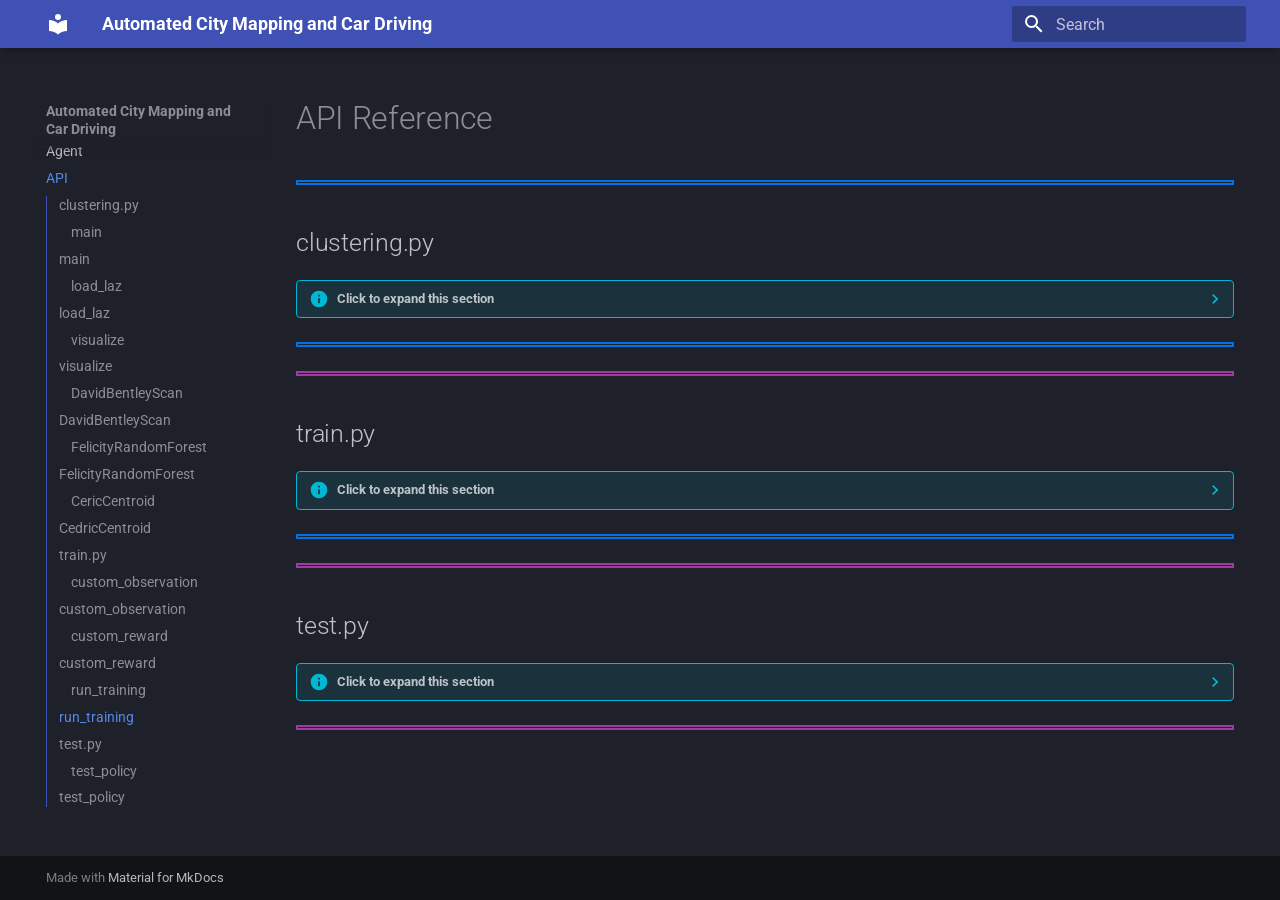
<file: api/index.html>
<!doctype html>
<html lang="en" class="no-js">
  <head>
    
      <meta charset="utf-8">
      <meta name="viewport" content="width=device-width,initial-scale=1">
      
      
      
      
        <link rel="prev" href="../car/">
      
      
      
        
      
      
      <link rel="icon" href="../assets/images/favicon.png">
      <meta name="generator" content="mkdocs-1.6.1, mkdocs-material-9.7.6">
    
    
      
        <title>API - Automated City Mapping and Car Driving</title>
      
    
    
      <link rel="stylesheet" href="../assets/stylesheets/main.484c7ddc.min.css">
      
        
        <link rel="stylesheet" href="../assets/stylesheets/palette.ab4e12ef.min.css">
      
      


    
    
      
    
    
      
        
        
        <link rel="preconnect" href="https://fonts.gstatic.com" crossorigin>
        <link rel="stylesheet" href="https://fonts.googleapis.com/css?family=Roboto:300,300i,400,400i,700,700i%7CRoboto+Mono:400,400i,700,700i&display=fallback">
        <style>:root{--md-text-font:"Roboto";--md-code-font:"Roboto Mono"}</style>
      
    
    
      <link rel="stylesheet" href="../assets/_mkdocstrings.css">
    
      <link rel="stylesheet" href="../stylesheets/extra.css">
    
    <script>__md_scope=new URL("..",location),__md_hash=e=>[...e].reduce(((e,_)=>(e<<5)-e+_.charCodeAt(0)),0),__md_get=(e,_=localStorage,t=__md_scope)=>JSON.parse(_.getItem(t.pathname+"."+e)),__md_set=(e,_,t=localStorage,a=__md_scope)=>{try{t.setItem(a.pathname+"."+e,JSON.stringify(_))}catch(e){}}</script>
    
      

    
    
  </head>
  
  
    
    
    
    
    
    <body dir="ltr" data-md-color-scheme="slate" data-md-color-primary="indigo" data-md-color-accent="indigo">
  
    
    <input class="md-toggle" data-md-toggle="drawer" type="checkbox" id="__drawer" autocomplete="off">
    <input class="md-toggle" data-md-toggle="search" type="checkbox" id="__search" autocomplete="off">
    <label class="md-overlay" for="__drawer"></label>
    <div data-md-component="skip">
      
        
        <a href="#api-reference" class="md-skip">
          Skip to content
        </a>
      
    </div>
    <div data-md-component="announce">
      
    </div>
    
    
      

  

<header class="md-header md-header--shadow" data-md-component="header">
  <nav class="md-header__inner md-grid" aria-label="Header">
    <a href=".." title="Automated City Mapping and Car Driving" class="md-header__button md-logo" aria-label="Automated City Mapping and Car Driving" data-md-component="logo">
      
  
  <svg xmlns="http://www.w3.org/2000/svg" viewBox="0 0 24 24"><path d="M12 8a3 3 0 0 0 3-3 3 3 0 0 0-3-3 3 3 0 0 0-3 3 3 3 0 0 0 3 3m0 3.54C9.64 9.35 6.5 8 3 8v11c3.5 0 6.64 1.35 9 3.54 2.36-2.19 5.5-3.54 9-3.54V8c-3.5 0-6.64 1.35-9 3.54"/></svg>

    </a>
    <label class="md-header__button md-icon" for="__drawer">
      
      <svg xmlns="http://www.w3.org/2000/svg" viewBox="0 0 24 24"><path d="M3 6h18v2H3zm0 5h18v2H3zm0 5h18v2H3z"/></svg>
    </label>
    <div class="md-header__title" data-md-component="header-title">
      <div class="md-header__ellipsis">
        <div class="md-header__topic">
          <span class="md-ellipsis">
            Automated City Mapping and Car Driving
          </span>
        </div>
        <div class="md-header__topic" data-md-component="header-topic">
          <span class="md-ellipsis">
            
              API
            
          </span>
        </div>
      </div>
    </div>
    
      
    
    
    
    
      
      
        <label class="md-header__button md-icon" for="__search">
          
          <svg xmlns="http://www.w3.org/2000/svg" viewBox="0 0 24 24"><path d="M9.5 3A6.5 6.5 0 0 1 16 9.5c0 1.61-.59 3.09-1.56 4.23l.27.27h.79l5 5-1.5 1.5-5-5v-.79l-.27-.27A6.52 6.52 0 0 1 9.5 16 6.5 6.5 0 0 1 3 9.5 6.5 6.5 0 0 1 9.5 3m0 2C7 5 5 7 5 9.5S7 14 9.5 14 14 12 14 9.5 12 5 9.5 5"/></svg>
        </label>
        <div class="md-search" data-md-component="search" role="dialog">
  <label class="md-search__overlay" for="__search"></label>
  <div class="md-search__inner" role="search">
    <form class="md-search__form" name="search">
      <input type="text" class="md-search__input" name="query" aria-label="Search" placeholder="Search" autocapitalize="off" autocorrect="off" autocomplete="off" spellcheck="false" data-md-component="search-query" required>
      <label class="md-search__icon md-icon" for="__search">
        
        <svg xmlns="http://www.w3.org/2000/svg" viewBox="0 0 24 24"><path d="M9.5 3A6.5 6.5 0 0 1 16 9.5c0 1.61-.59 3.09-1.56 4.23l.27.27h.79l5 5-1.5 1.5-5-5v-.79l-.27-.27A6.52 6.52 0 0 1 9.5 16 6.5 6.5 0 0 1 3 9.5 6.5 6.5 0 0 1 9.5 3m0 2C7 5 5 7 5 9.5S7 14 9.5 14 14 12 14 9.5 12 5 9.5 5"/></svg>
        
        <svg xmlns="http://www.w3.org/2000/svg" viewBox="0 0 24 24"><path d="M20 11v2H8l5.5 5.5-1.42 1.42L4.16 12l7.92-7.92L13.5 5.5 8 11z"/></svg>
      </label>
      <nav class="md-search__options" aria-label="Search">
        
        <button type="reset" class="md-search__icon md-icon" title="Clear" aria-label="Clear" tabindex="-1">
          
          <svg xmlns="http://www.w3.org/2000/svg" viewBox="0 0 24 24"><path d="M19 6.41 17.59 5 12 10.59 6.41 5 5 6.41 10.59 12 5 17.59 6.41 19 12 13.41 17.59 19 19 17.59 13.41 12z"/></svg>
        </button>
      </nav>
      
    </form>
    <div class="md-search__output">
      <div class="md-search__scrollwrap" tabindex="0" data-md-scrollfix>
        <div class="md-search-result" data-md-component="search-result">
          <div class="md-search-result__meta">
            Initializing search
          </div>
          <ol class="md-search-result__list" role="presentation"></ol>
        </div>
      </div>
    </div>
  </div>
</div>
      
    
    
  </nav>
  
</header>
    
    <div class="md-container" data-md-component="container">
      
      
        
          
        
      
      <main class="md-main" data-md-component="main">
        <div class="md-main__inner md-grid">
          
            
              
              <div class="md-sidebar md-sidebar--primary" data-md-component="sidebar" data-md-type="navigation" >
                <div class="md-sidebar__scrollwrap">
                  <div class="md-sidebar__inner">
                    



  

<nav class="md-nav md-nav--primary md-nav--integrated" aria-label="Navigation" data-md-level="0">
  <label class="md-nav__title" for="__drawer">
    <a href=".." title="Automated City Mapping and Car Driving" class="md-nav__button md-logo" aria-label="Automated City Mapping and Car Driving" data-md-component="logo">
      
  
  <svg xmlns="http://www.w3.org/2000/svg" viewBox="0 0 24 24"><path d="M12 8a3 3 0 0 0 3-3 3 3 0 0 0-3-3 3 3 0 0 0-3 3 3 3 0 0 0 3 3m0 3.54C9.64 9.35 6.5 8 3 8v11c3.5 0 6.64 1.35 9 3.54 2.36-2.19 5.5-3.54 9-3.54V8c-3.5 0-6.64 1.35-9 3.54"/></svg>

    </a>
    Automated City Mapping and Car Driving
  </label>
  
  <ul class="md-nav__list" data-md-scrollfix>
    
      
      
  
  
  
  
    <li class="md-nav__item">
      <a href=".." class="md-nav__link">
        
  
  
  <span class="md-ellipsis">
    
  
    Home
  

    
  </span>
  
  

      </a>
    </li>
  

    
      
      
  
  
  
  
    <li class="md-nav__item">
      <a href="../clustering/" class="md-nav__link">
        
  
  
  <span class="md-ellipsis">
    
  
    Clustering
  

    
  </span>
  
  

      </a>
    </li>
  

    
      
      
  
  
  
  
    <li class="md-nav__item">
      <a href="../environment/" class="md-nav__link">
        
  
  
  <span class="md-ellipsis">
    
  
    Environment
  

    
  </span>
  
  

      </a>
    </li>
  

    
      
      
  
  
  
  
    <li class="md-nav__item">
      <a href="../car/" class="md-nav__link">
        
  
  
  <span class="md-ellipsis">
    
  
    Agent
  

    
  </span>
  
  

      </a>
    </li>
  

    
      
      
  
  
    
  
  
  
    <li class="md-nav__item md-nav__item--active">
      
      <input class="md-nav__toggle md-toggle" type="checkbox" id="__toc">
      
      
        
      
      
        <label class="md-nav__link md-nav__link--active" for="__toc">
          
  
  
  <span class="md-ellipsis">
    
  
    API
  

    
  </span>
  
  

          <span class="md-nav__icon md-icon"></span>
        </label>
      
      <a href="./" class="md-nav__link md-nav__link--active">
        
  
  
  <span class="md-ellipsis">
    
  
    API
  

    
  </span>
  
  

      </a>
      
        

<nav class="md-nav md-nav--secondary" aria-label="Table of contents">
  
  
  
    
  
  
    <label class="md-nav__title" for="__toc">
      <span class="md-nav__icon md-icon"></span>
      Table of contents
    </label>
    <ul class="md-nav__list" data-md-component="toc" data-md-scrollfix>
      
        <li class="md-nav__item">
  <a href="#clusteringpy" class="md-nav__link">
    <span class="md-ellipsis">
      
        clustering.py
      
    </span>
  </a>
  
    <nav class="md-nav" aria-label="clustering.py">
      <ul class="md-nav__list">
        
          <li class="md-nav__item">
  <a href="#api_cluster_main" class="md-nav__link">
    <span class="md-ellipsis">
      
        main
      
    </span>
  </a>
  
</li>
        
      </ul>
    </nav>
  
</li>
      
        <li class="md-nav__item">
  <a href="#clustering.main" class="md-nav__link">
    <span class="md-ellipsis">
      
        main
      
    </span>
  </a>
  
    <nav class="md-nav" aria-label="main">
      <ul class="md-nav__list">
        
          <li class="md-nav__item">
  <a href="#api_load" class="md-nav__link">
    <span class="md-ellipsis">
      
        load_laz
      
    </span>
  </a>
  
</li>
        
      </ul>
    </nav>
  
</li>
      
        <li class="md-nav__item">
  <a href="#clustering.load_laz" class="md-nav__link">
    <span class="md-ellipsis">
      
        load_laz
      
    </span>
  </a>
  
    <nav class="md-nav" aria-label="load_laz">
      <ul class="md-nav__list">
        
          <li class="md-nav__item">
  <a href="#api_visualise" class="md-nav__link">
    <span class="md-ellipsis">
      
        visualize
      
    </span>
  </a>
  
</li>
        
      </ul>
    </nav>
  
</li>
      
        <li class="md-nav__item">
  <a href="#clustering.visualize" class="md-nav__link">
    <span class="md-ellipsis">
      
        visualize
      
    </span>
  </a>
  
    <nav class="md-nav" aria-label="visualize">
      <ul class="md-nav__list">
        
          <li class="md-nav__item">
  <a href="#api_dbscan" class="md-nav__link">
    <span class="md-ellipsis">
      
        DavidBentleyScan
      
    </span>
  </a>
  
</li>
        
      </ul>
    </nav>
  
</li>
      
        <li class="md-nav__item">
  <a href="#clustering.DavidBentleyScan" class="md-nav__link">
    <span class="md-ellipsis">
      
        DavidBentleyScan
      
    </span>
  </a>
  
    <nav class="md-nav" aria-label="DavidBentleyScan">
      <ul class="md-nav__list">
        
          <li class="md-nav__item">
  <a href="#api_forest" class="md-nav__link">
    <span class="md-ellipsis">
      
        FelicityRandomForest
      
    </span>
  </a>
  
</li>
        
      </ul>
    </nav>
  
</li>
      
        <li class="md-nav__item">
  <a href="#clustering.FelicityRandomForest" class="md-nav__link">
    <span class="md-ellipsis">
      
        FelicityRandomForest
      
    </span>
  </a>
  
    <nav class="md-nav" aria-label="FelicityRandomForest">
      <ul class="md-nav__list">
        
          <li class="md-nav__item">
  <a href="#api_centroid" class="md-nav__link">
    <span class="md-ellipsis">
      
        CericCentroid
      
    </span>
  </a>
  
</li>
        
      </ul>
    </nav>
  
</li>
      
        <li class="md-nav__item">
  <a href="#clustering.CedricCentroid" class="md-nav__link">
    <span class="md-ellipsis">
      
        CedricCentroid
      
    </span>
  </a>
  
</li>
      
        <li class="md-nav__item">
  <a href="#trainpy" class="md-nav__link">
    <span class="md-ellipsis">
      
        train.py
      
    </span>
  </a>
  
    <nav class="md-nav" aria-label="train.py">
      <ul class="md-nav__list">
        
          <li class="md-nav__item">
  <a href="#api_custom_observation" class="md-nav__link">
    <span class="md-ellipsis">
      
        custom_observation
      
    </span>
  </a>
  
</li>
        
      </ul>
    </nav>
  
</li>
      
        <li class="md-nav__item">
  <a href="#train.custom_observation" class="md-nav__link">
    <span class="md-ellipsis">
      
        custom_observation
      
    </span>
  </a>
  
    <nav class="md-nav" aria-label="custom_observation">
      <ul class="md-nav__list">
        
          <li class="md-nav__item">
  <a href="#api_custom_reward" class="md-nav__link">
    <span class="md-ellipsis">
      
        custom_reward
      
    </span>
  </a>
  
</li>
        
      </ul>
    </nav>
  
</li>
      
        <li class="md-nav__item">
  <a href="#train.custom_reward" class="md-nav__link">
    <span class="md-ellipsis">
      
        custom_reward
      
    </span>
  </a>
  
    <nav class="md-nav" aria-label="custom_reward">
      <ul class="md-nav__list">
        
          <li class="md-nav__item">
  <a href="#api_run_training" class="md-nav__link">
    <span class="md-ellipsis">
      
        run_training
      
    </span>
  </a>
  
</li>
        
      </ul>
    </nav>
  
</li>
      
        <li class="md-nav__item">
  <a href="#train.run_training" class="md-nav__link">
    <span class="md-ellipsis">
      
        run_training
      
    </span>
  </a>
  
</li>
      
        <li class="md-nav__item">
  <a href="#testpy" class="md-nav__link">
    <span class="md-ellipsis">
      
        test.py
      
    </span>
  </a>
  
    <nav class="md-nav" aria-label="test.py">
      <ul class="md-nav__list">
        
          <li class="md-nav__item">
  <a href="#api_test_policy" class="md-nav__link">
    <span class="md-ellipsis">
      
        test_policy
      
    </span>
  </a>
  
</li>
        
      </ul>
    </nav>
  
</li>
      
        <li class="md-nav__item">
  <a href="#test.test_policy" class="md-nav__link">
    <span class="md-ellipsis">
      
        test_policy
      
    </span>
  </a>
  
</li>
      
    </ul>
  
</nav>
      
    </li>
  

    
  </ul>
</nav>
                  </div>
                </div>
              </div>
            
            
          
          
            <div class="md-content" data-md-component="content">
              
              <article class="md-content__inner md-typeset">
                
                  



<h1 id="api-reference">API Reference</h1>
<hr style="border: 2px solid #0071ea;">

<h2 id="clusteringpy">clustering.py</h2>
<details class="info">
<summary>Click to expand this section</summary>
<h3 id="api_cluster_main">main</h3>


<div class="doc doc-object doc-function">



<a id="clustering.main"></a>
    <div class="doc doc-contents first">

        <p>The main function that runs all the necessary components to run the Point Cloud segmentation workflow.</p>


            <details class="mkdocstrings-source">
              <summary>Source code in <code>src/clustering.py</code></summary>
              <div class="highlight"><table class="highlighttable"><tr><td class="linenos"><div class="linenodiv"><pre><span></span><span class="normal">242</span>
<span class="normal">243</span>
<span class="normal">244</span>
<span class="normal">245</span>
<span class="normal">246</span>
<span class="normal">247</span>
<span class="normal">248</span>
<span class="normal">249</span>
<span class="normal">250</span>
<span class="normal">251</span>
<span class="normal">252</span>
<span class="normal">253</span>
<span class="normal">254</span>
<span class="normal">255</span>
<span class="normal">256</span>
<span class="normal">257</span>
<span class="normal">258</span>
<span class="normal">259</span>
<span class="normal">260</span>
<span class="normal">261</span>
<span class="normal">262</span>
<span class="normal">263</span>
<span class="normal">264</span>
<span class="normal">265</span>
<span class="normal">266</span>
<span class="normal">267</span>
<span class="normal">268</span></pre></div></td><td class="code"><div><pre><span></span><code><span class="k">def</span><span class="w"> </span><span class="nf">main</span><span class="p">(</span><span class="n">path</span><span class="o">=</span><span class="kc">None</span><span class="p">)</span> <span class="o">-&gt;</span> <span class="nb">str</span><span class="p">:</span>
<span class="w">    </span><span class="sd">&quot;&quot;&quot;</span>
<span class="sd">    The main function that runs all the necessary components to run the Point Cloud segmentation workflow.</span>
<span class="sd">    &quot;&quot;&quot;</span>

    <span class="k">if</span> <span class="n">path</span> <span class="ow">is</span> <span class="kc">None</span><span class="p">:</span>
        <span class="n">path</span> <span class="o">=</span> <span class="s2">&quot;pointclouds/1/Denoise_NoVeg_Subsampled.laz&quot;</span>

    <span class="c1"># Load Data</span>
    <span class="n">pat</span> <span class="o">=</span> <span class="n">path</span><span class="o">.</span><span class="n">rsplit</span><span class="p">(</span><span class="s1">&#39;/&#39;</span><span class="p">,</span> <span class="mi">1</span><span class="p">)</span>
    <span class="n">filename</span> <span class="o">=</span> <span class="n">pat</span><span class="p">[</span><span class="o">-</span><span class="mi">2</span><span class="p">]</span> <span class="o">+</span> <span class="s2">&quot;_&quot;</span> <span class="o">+</span> <span class="n">pat</span><span class="p">[</span><span class="o">-</span><span class="mi">1</span><span class="p">]</span>
    <span class="n">filename</span> <span class="o">=</span> <span class="n">filename</span><span class="o">.</span><span class="n">replace</span><span class="p">(</span><span class="s2">&quot;.laz&quot;</span><span class="p">,</span> <span class="s2">&quot;&quot;</span><span class="p">)</span> <span class="c1"># Fix filepath</span>
    <span class="n">points</span><span class="p">,</span> <span class="n">original_gt_labels</span> <span class="o">=</span> <span class="n">load_laz</span><span class="p">(</span><span class="n">path</span><span class="p">,</span> <span class="n">filename</span><span class="p">)</span>

    <span class="c1"># Classify with RandomForest on a point by point basis</span>
    <span class="n">predict_gt_labels</span> <span class="o">=</span> <span class="n">FelicityRandomForest</span><span class="p">(</span><span class="n">points</span><span class="p">,</span> <span class="n">original_gt_labels</span><span class="p">,</span> <span class="n">filename</span><span class="p">)</span>

    <span class="c1"># DBSCAN Cluster</span>
    <span class="n">cluster_labels</span> <span class="o">=</span> <span class="n">DavidBentleyScan</span><span class="p">(</span><span class="n">points</span><span class="p">,</span> <span class="n">predict_gt_labels</span><span class="p">,</span> <span class="n">filename</span><span class="p">)</span>

    <span class="c1">#Find Centroids and Bounds</span>
    <span class="n">CedricCentroid</span><span class="p">(</span><span class="n">points</span><span class="p">,</span> <span class="n">cluster_labels</span><span class="p">,</span> <span class="n">filename</span><span class="p">)</span>
    <span class="n">visualize</span><span class="p">(</span><span class="n">filename</span><span class="p">)</span>

    <span class="n">final_filename</span> <span class="o">=</span> <span class="n">filename</span> <span class="o">+</span> <span class="s2">&quot;_centroid.npz&quot;</span>
    <span class="nb">print</span><span class="p">(</span><span class="sa">f</span><span class="s2">&quot;Final centroids and bounds saved to </span><span class="si">{</span><span class="n">final_filename</span><span class="si">}</span><span class="s2">&quot;</span><span class="p">)</span>
    <span class="k">return</span> <span class="n">final_filename</span>
</code></pre></div></td></tr></table></div>
            </details>
    </div>

</div><hr />
<h3 id="api_load">load_laz</h3>


<div class="doc doc-object doc-function">



<a id="clustering.load_laz"></a>
    <div class="doc doc-contents first">

        <p>For loading in .laz files. Called in the main function.</p>


<p><span class="doc-section-title">Parameters:</span></p>
    <table>
      <thead>
        <tr>
          <th>Name</th>
          <th>Type</th>
          <th>Description</th>
          <th>Default</th>
        </tr>
      </thead>
      <tbody>
          <tr class="doc-section-item">
            <td>
                <code>path</code>
            </td>
            <td>
                  <code><span title="str">str</span></code>
            </td>
            <td>
              <div class="doc-md-description">
                <p>Path to the file to be loaded</p>
              </div>
            </td>
            <td>
                <em>required</em>
            </td>
          </tr>
          <tr class="doc-section-item">
            <td>
                <code>filename</code>
            </td>
            <td>
                  <code><span title="str">str</span></code>
            </td>
            <td>
              <div class="doc-md-description">
                <p>The filename to check for if we have already loaded that file before (for efficiency)</p>
              </div>
            </td>
            <td>
                <em>required</em>
            </td>
          </tr>
      </tbody>
    </table>


    <p><span class="doc-section-title">Returns:</span></p>
    <table>
      <thead>
        <tr>
          <th>Type</th>
          <th>Description</th>
        </tr>
      </thead>
      <tbody>
          <tr class="doc-section-item">
            <td>
                  <code><span title="typing.Tuple">Tuple</span>[<span title="numpy.ndarray">ndarray</span>, <span title="typing.Optional">Optional</span>[<span title="numpy.ndarray">ndarray</span>]]</code>
            </td>
            <td>
              <div class="doc-md-description">
                <p>Contains an array of points, and an array of ground truth labels (if they exist)</p>
              </div>
            </td>
          </tr>
      </tbody>
    </table>


            <details class="mkdocstrings-source">
              <summary>Source code in <code>src/clustering.py</code></summary>
              <div class="highlight"><table class="highlighttable"><tr><td class="linenos"><div class="linenodiv"><pre><span></span><span class="normal">14</span>
<span class="normal">15</span>
<span class="normal">16</span>
<span class="normal">17</span>
<span class="normal">18</span>
<span class="normal">19</span>
<span class="normal">20</span>
<span class="normal">21</span>
<span class="normal">22</span>
<span class="normal">23</span>
<span class="normal">24</span>
<span class="normal">25</span>
<span class="normal">26</span>
<span class="normal">27</span>
<span class="normal">28</span>
<span class="normal">29</span>
<span class="normal">30</span>
<span class="normal">31</span>
<span class="normal">32</span>
<span class="normal">33</span>
<span class="normal">34</span>
<span class="normal">35</span>
<span class="normal">36</span>
<span class="normal">37</span>
<span class="normal">38</span>
<span class="normal">39</span>
<span class="normal">40</span>
<span class="normal">41</span>
<span class="normal">42</span>
<span class="normal">43</span>
<span class="normal">44</span>
<span class="normal">45</span>
<span class="normal">46</span>
<span class="normal">47</span>
<span class="normal">48</span>
<span class="normal">49</span>
<span class="normal">50</span></pre></div></td><td class="code"><div><pre><span></span><code><span class="k">def</span><span class="w"> </span><span class="nf">load_laz</span><span class="p">(</span><span class="n">path</span><span class="p">:</span> <span class="nb">str</span><span class="p">,</span> <span class="n">filename</span><span class="p">:</span> <span class="nb">str</span><span class="p">)</span> <span class="o">-&gt;</span> <span class="n">Tuple</span><span class="p">[</span><span class="n">np</span><span class="o">.</span><span class="n">ndarray</span><span class="p">,</span> <span class="n">Optional</span><span class="p">[</span><span class="n">np</span><span class="o">.</span><span class="n">ndarray</span><span class="p">]]:</span>
<span class="w">    </span><span class="sd">&quot;&quot;&quot;</span>
<span class="sd">    For loading in .laz files. Called in the main function.</span>

<span class="sd">    Args:</span>
<span class="sd">        path: Path to the file to be loaded</span>
<span class="sd">        filename: The filename to check for if we have already loaded that file before (for efficiency)</span>

<span class="sd">    Returns:</span>
<span class="sd">        Contains an array of points, and an array of ground truth labels (if they exist)</span>
<span class="sd">    &quot;&quot;&quot;</span>
    <span class="nb">print</span><span class="p">(</span><span class="s2">&quot;Loading Points&quot;</span><span class="p">)</span>
    <span class="n">percicus</span> <span class="o">=</span> <span class="kc">None</span>
    <span class="n">clarissa</span> <span class="o">=</span> <span class="kc">None</span>
    <span class="k">if</span> <span class="n">os</span><span class="o">.</span><span class="n">path</span><span class="o">.</span><span class="n">exists</span><span class="p">(</span><span class="n">filename</span> <span class="o">+</span> <span class="s2">&quot;_ground_truth.npz&quot;</span><span class="p">):</span>
        <span class="nb">print</span><span class="p">(</span><span class="s2">&quot;Existing Save Data Exists, Loading...&quot;</span><span class="p">)</span>
        <span class="n">data</span> <span class="o">=</span> <span class="n">np</span><span class="o">.</span><span class="n">load</span><span class="p">(</span><span class="n">filename</span> <span class="o">+</span> <span class="s2">&quot;_ground_truth.npz&quot;</span><span class="p">)</span>
        <span class="n">percicus</span> <span class="o">=</span> <span class="n">data</span><span class="p">[</span><span class="s2">&quot;points&quot;</span><span class="p">]</span>
        <span class="n">clarissa</span> <span class="o">=</span> <span class="n">data</span><span class="p">[</span><span class="s2">&quot;gt&quot;</span><span class="p">]</span>
    <span class="k">else</span><span class="p">:</span>
        <span class="nb">print</span><span class="p">(</span><span class="s2">&quot;No Existing Save&quot;</span><span class="p">)</span>
        <span class="n">lazarus</span> <span class="o">=</span> <span class="n">laspy</span><span class="o">.</span><span class="n">read</span><span class="p">(</span><span class="n">path</span><span class="p">)</span>
        <span class="n">stanley</span> <span class="o">=</span> <span class="p">{</span><span class="mi">2</span><span class="p">:</span> <span class="mi">0</span><span class="p">,</span> <span class="mi">6</span><span class="p">:</span> <span class="mi">1</span><span class="p">}</span>
        <span class="n">clarissa</span> <span class="o">=</span> <span class="n">np</span><span class="o">.</span><span class="n">vectorize</span><span class="p">(</span><span class="n">stanley</span><span class="o">.</span><span class="n">get</span><span class="p">)(</span><span class="n">lazarus</span><span class="o">.</span><span class="n">classification</span><span class="p">)</span>
        <span class="nb">print</span><span class="p">(</span><span class="n">np</span><span class="o">.</span><span class="n">unique</span><span class="p">(</span><span class="n">clarissa</span><span class="p">))</span>
        <span class="n">percicus</span> <span class="o">=</span> <span class="n">np</span><span class="o">.</span><span class="n">vstack</span><span class="p">((</span><span class="n">lazarus</span><span class="o">.</span><span class="n">x</span><span class="p">,</span> <span class="n">lazarus</span><span class="o">.</span><span class="n">y</span><span class="p">,</span> <span class="n">lazarus</span><span class="o">.</span><span class="n">z</span><span class="p">))</span><span class="o">.</span><span class="n">T</span>
        <span class="n">min_corner</span> <span class="o">=</span> <span class="n">percicus</span><span class="o">.</span><span class="n">min</span><span class="p">(</span><span class="n">axis</span><span class="o">=</span><span class="mi">0</span><span class="p">)</span>
        <span class="n">max_corner</span> <span class="o">=</span> <span class="n">percicus</span><span class="o">.</span><span class="n">max</span><span class="p">(</span><span class="n">axis</span><span class="o">=</span><span class="mi">0</span><span class="p">)</span>
        <span class="n">np</span><span class="o">.</span><span class="n">savez</span><span class="p">(</span>
            <span class="n">filename</span> <span class="o">+</span> <span class="s2">&quot;_ground_truth.npz&quot;</span><span class="p">,</span>
            <span class="n">points</span> <span class="o">=</span> <span class="n">percicus</span><span class="p">,</span>
            <span class="n">gt</span> <span class="o">=</span> <span class="n">clarissa</span><span class="p">,</span>
            <span class="nb">min</span> <span class="o">=</span> <span class="n">min_corner</span><span class="p">,</span>
            <span class="nb">max</span> <span class="o">=</span> <span class="n">max_corner</span>
        <span class="p">)</span>
    <span class="nb">print</span><span class="p">(</span><span class="sa">f</span><span class="s2">&quot;Loaded </span><span class="si">{</span><span class="nb">len</span><span class="p">(</span><span class="n">percicus</span><span class="p">)</span><span class="si">}</span><span class="s2"> points from </span><span class="si">{</span><span class="n">path</span><span class="si">}</span><span class="s2">&quot;</span><span class="p">)</span>
    <span class="k">return</span> <span class="n">percicus</span><span class="p">,</span> <span class="n">clarissa</span>
</code></pre></div></td></tr></table></div>
            </details>
    </div>

</div><hr />
<h3 id="api_visualise">visualize</h3>


<div class="doc doc-object doc-function">



<a id="clustering.visualize"></a>
    <div class="doc doc-contents first">

        <p>Visualises every stage of Point Cloud Processing workflow in Polyscope. Called by the main function</p>


<p><span class="doc-section-title">Parameters:</span></p>
    <table>
      <thead>
        <tr>
          <th>Name</th>
          <th>Type</th>
          <th>Description</th>
          <th>Default</th>
        </tr>
      </thead>
      <tbody>
          <tr class="doc-section-item">
            <td>
                <code>filename</code>
            </td>
            <td>
                  <code><span title="str">str</span></code>
            </td>
            <td>
              <div class="doc-md-description">
                <p>The name of the file to load</p>
              </div>
            </td>
            <td>
                <em>required</em>
            </td>
          </tr>
      </tbody>
    </table>


    <p><span class="doc-section-title">Returns:</span></p>
    <table>
      <thead>
        <tr>
          <th>Type</th>
          <th>Description</th>
        </tr>
      </thead>
      <tbody>
          <tr class="doc-section-item">
            <td>
                  <code>None</code>
            </td>
            <td>
              <div class="doc-md-description">
                <p>None</p>
              </div>
            </td>
          </tr>
      </tbody>
    </table>


            <details class="mkdocstrings-source">
              <summary>Source code in <code>src/clustering.py</code></summary>
              <div class="highlight"><table class="highlighttable"><tr><td class="linenos"><div class="linenodiv"><pre><span></span><span class="normal"> 52</span>
<span class="normal"> 53</span>
<span class="normal"> 54</span>
<span class="normal"> 55</span>
<span class="normal"> 56</span>
<span class="normal"> 57</span>
<span class="normal"> 58</span>
<span class="normal"> 59</span>
<span class="normal"> 60</span>
<span class="normal"> 61</span>
<span class="normal"> 62</span>
<span class="normal"> 63</span>
<span class="normal"> 64</span>
<span class="normal"> 65</span>
<span class="normal"> 66</span>
<span class="normal"> 67</span>
<span class="normal"> 68</span>
<span class="normal"> 69</span>
<span class="normal"> 70</span>
<span class="normal"> 71</span>
<span class="normal"> 72</span>
<span class="normal"> 73</span>
<span class="normal"> 74</span>
<span class="normal"> 75</span>
<span class="normal"> 76</span>
<span class="normal"> 77</span>
<span class="normal"> 78</span>
<span class="normal"> 79</span>
<span class="normal"> 80</span>
<span class="normal"> 81</span>
<span class="normal"> 82</span>
<span class="normal"> 83</span>
<span class="normal"> 84</span>
<span class="normal"> 85</span>
<span class="normal"> 86</span>
<span class="normal"> 87</span>
<span class="normal"> 88</span>
<span class="normal"> 89</span>
<span class="normal"> 90</span>
<span class="normal"> 91</span>
<span class="normal"> 92</span>
<span class="normal"> 93</span>
<span class="normal"> 94</span>
<span class="normal"> 95</span>
<span class="normal"> 96</span>
<span class="normal"> 97</span>
<span class="normal"> 98</span>
<span class="normal"> 99</span>
<span class="normal">100</span>
<span class="normal">101</span>
<span class="normal">102</span>
<span class="normal">103</span>
<span class="normal">104</span>
<span class="normal">105</span>
<span class="normal">106</span>
<span class="normal">107</span>
<span class="normal">108</span>
<span class="normal">109</span>
<span class="normal">110</span>
<span class="normal">111</span>
<span class="normal">112</span>
<span class="normal">113</span>
<span class="normal">114</span>
<span class="normal">115</span>
<span class="normal">116</span></pre></div></td><td class="code"><div><pre><span></span><code><span class="k">def</span><span class="w"> </span><span class="nf">visualize</span><span class="p">(</span><span class="n">filename</span><span class="p">:</span> <span class="nb">str</span><span class="p">)</span> <span class="o">-&gt;</span> <span class="kc">None</span><span class="p">:</span>
<span class="w">    </span><span class="sd">&quot;&quot;&quot;</span>
<span class="sd">    Visualises every stage of Point Cloud Processing workflow in Polyscope. Called by the main function</span>

<span class="sd">    Args:</span>
<span class="sd">        filename: The name of the file to load</span>

<span class="sd">    Returns:</span>
<span class="sd">        None</span>
<span class="sd">    &quot;&quot;&quot;</span>
    <span class="nb">print</span><span class="p">(</span><span class="s2">&quot;Visualizing results in Polyscope...&quot;</span><span class="p">)</span>
    <span class="n">ps</span><span class="o">.</span><span class="n">init</span><span class="p">()</span>
    <span class="n">ps</span><span class="o">.</span><span class="n">set_up_dir</span><span class="p">(</span><span class="s2">&quot;z_up&quot;</span><span class="p">)</span>
    <span class="n">ps</span><span class="o">.</span><span class="n">set_ground_plane_mode</span><span class="p">(</span><span class="s2">&quot;none&quot;</span><span class="p">)</span>

    <span class="n">point_data</span> <span class="o">=</span> <span class="n">np</span><span class="o">.</span><span class="n">load</span><span class="p">(</span><span class="n">filename</span> <span class="o">+</span> <span class="s2">&quot;_ground_truth.npz&quot;</span><span class="p">)</span>
    <span class="n">gt_points</span> <span class="o">=</span> <span class="n">point_data</span><span class="p">[</span><span class="s2">&quot;points&quot;</span><span class="p">]</span>
    <span class="n">gt_labels</span> <span class="o">=</span> <span class="n">point_data</span><span class="p">[</span><span class="s2">&quot;gt&quot;</span><span class="p">]</span>

    <span class="c1"># Point cloud</span>
    <span class="n">cloud</span> <span class="o">=</span> <span class="n">ps</span><span class="o">.</span><span class="n">register_point_cloud</span><span class="p">(</span><span class="s2">&quot;City Point Cloud&quot;</span><span class="p">,</span> <span class="n">gt_points</span><span class="p">,</span> <span class="n">radius</span><span class="o">=</span><span class="mf">0.001</span><span class="p">)</span>
    <span class="n">cloud</span><span class="o">.</span><span class="n">set_point_render_mode</span><span class="p">(</span><span class="s2">&quot;quad&quot;</span><span class="p">)</span>
    <span class="n">cloud</span><span class="o">.</span><span class="n">add_scalar_quantity</span><span class="p">(</span><span class="s2">&quot;Elevation&quot;</span><span class="p">,</span> <span class="n">gt_points</span><span class="p">[:,</span> <span class="mi">2</span><span class="p">],</span> <span class="n">enabled</span><span class="o">=</span><span class="kc">False</span><span class="p">)</span>

    <span class="c1"># Ground truth</span>
    <span class="n">cloud</span><span class="o">.</span><span class="n">add_scalar_quantity</span><span class="p">(</span><span class="s2">&quot;Raw GT&quot;</span><span class="p">,</span> <span class="n">gt_labels</span><span class="p">,</span> <span class="n">enabled</span><span class="o">=</span><span class="kc">True</span><span class="p">)</span>

    <span class="c1"># Classifier Predictions</span>
    <span class="n">prediction_labels</span> <span class="o">=</span> <span class="n">np</span><span class="o">.</span><span class="n">load</span><span class="p">(</span><span class="n">filename</span> <span class="o">+</span> <span class="s2">&quot;_classified.npy&quot;</span><span class="p">)</span>
    <span class="n">cloud</span><span class="o">.</span><span class="n">add_scalar_quantity</span><span class="p">(</span><span class="s2">&quot;Predictions&quot;</span><span class="p">,</span> <span class="n">prediction_labels</span><span class="p">,</span> <span class="n">enabled</span><span class="o">=</span><span class="kc">False</span><span class="p">)</span>

    <span class="c1"># Cluster Labels</span>
    <span class="n">cluster_labels</span> <span class="o">=</span> <span class="n">np</span><span class="o">.</span><span class="n">load</span><span class="p">(</span><span class="n">filename</span> <span class="o">+</span> <span class="s2">&quot;_cluster_labels.npy&quot;</span><span class="p">)</span>
    <span class="n">cloud</span><span class="o">.</span><span class="n">add_scalar_quantity</span><span class="p">(</span><span class="s2">&quot;Clusters&quot;</span><span class="p">,</span> <span class="n">cluster_labels</span><span class="p">,</span> <span class="n">enabled</span><span class="o">=</span><span class="kc">False</span><span class="p">)</span>

    <span class="c1">#Centroids &amp; Bounds</span>
    <span class="n">centroid_data</span> <span class="o">=</span> <span class="n">np</span><span class="o">.</span><span class="n">load</span><span class="p">(</span><span class="n">filename</span> <span class="o">+</span> <span class="s2">&quot;_centroid.npz&quot;</span><span class="p">)</span>
    <span class="n">centroids</span> <span class="o">=</span> <span class="n">centroid_data</span><span class="p">[</span><span class="s2">&quot;centroids&quot;</span><span class="p">]</span>
    <span class="n">metrics</span> <span class="o">=</span> <span class="n">centroid_data</span><span class="p">[</span><span class="s2">&quot;metrics&quot;</span><span class="p">]</span>
    <span class="n">centroids3</span> <span class="o">=</span> <span class="n">np</span><span class="o">.</span><span class="n">hstack</span><span class="p">([</span><span class="n">centroids</span><span class="p">,</span> <span class="n">np</span><span class="o">.</span><span class="n">full</span><span class="p">((</span><span class="nb">len</span><span class="p">(</span><span class="n">centroids</span><span class="p">),</span> <span class="mi">1</span><span class="p">),</span> <span class="mf">90.0</span><span class="p">)])</span>
    <span class="n">centers</span> <span class="o">=</span> <span class="n">ps</span><span class="o">.</span><span class="n">register_point_cloud</span><span class="p">(</span><span class="s2">&quot;Cluster Centers&quot;</span><span class="p">,</span> <span class="n">centroids3</span><span class="p">,</span> <span class="n">radius</span><span class="o">=</span><span class="mf">0.005</span><span class="p">,</span> <span class="n">enabled</span><span class="o">=</span><span class="kc">False</span><span class="p">)</span>
    <span class="n">all_nodes</span> <span class="o">=</span> <span class="p">[]</span>
    <span class="n">all_edges</span> <span class="o">=</span> <span class="p">[]</span>
    <span class="n">offset</span> <span class="o">=</span> <span class="mi">0</span>

    <span class="c1">#connect each set of points</span>
    <span class="n">edges</span> <span class="o">=</span> <span class="n">np</span><span class="o">.</span><span class="n">array</span><span class="p">([</span>
        <span class="p">[</span><span class="mi">0</span><span class="p">,</span> <span class="mi">1</span><span class="p">],</span>
        <span class="p">[</span><span class="mi">1</span><span class="p">,</span> <span class="mi">2</span><span class="p">],</span>
        <span class="p">[</span><span class="mi">2</span><span class="p">,</span> <span class="mi">3</span><span class="p">],</span>
        <span class="p">[</span><span class="mi">3</span><span class="p">,</span> <span class="mi">0</span><span class="p">]</span>
    <span class="p">])</span>

    <span class="k">for</span> <span class="n">m</span> <span class="ow">in</span> <span class="n">metrics</span><span class="p">:</span>
        <span class="c1">#m is stored as [north, east, south, west]</span>
        <span class="n">quad</span> <span class="o">=</span> <span class="n">np</span><span class="o">.</span><span class="n">array</span><span class="p">(</span><span class="n">m</span><span class="p">)</span>
        <span class="n">quad3</span> <span class="o">=</span> <span class="n">np</span><span class="o">.</span><span class="n">hstack</span><span class="p">([</span><span class="n">quad</span><span class="p">,</span> <span class="n">np</span><span class="o">.</span><span class="n">full</span><span class="p">((</span><span class="mi">4</span><span class="p">,</span> <span class="mi">1</span><span class="p">),</span> <span class="mf">90.0</span><span class="p">)])</span>
        <span class="n">all_nodes</span><span class="o">.</span><span class="n">append</span><span class="p">(</span><span class="n">quad3</span><span class="p">)</span>
        <span class="n">all_edges</span><span class="o">.</span><span class="n">append</span><span class="p">(</span><span class="n">edges</span> <span class="o">+</span> <span class="n">offset</span><span class="p">)</span>
        <span class="n">offset</span> <span class="o">+=</span> <span class="mi">4</span>
    <span class="n">all_nodes</span> <span class="o">=</span> <span class="n">np</span><span class="o">.</span><span class="n">vstack</span><span class="p">(</span><span class="n">all_nodes</span><span class="p">)</span>
    <span class="n">all_edges</span> <span class="o">=</span> <span class="n">np</span><span class="o">.</span><span class="n">vstack</span><span class="p">(</span><span class="n">all_edges</span><span class="p">)</span>

    <span class="n">ps</span><span class="o">.</span><span class="n">register_curve_network</span><span class="p">(</span><span class="s2">&quot;Building Boundaries&quot;</span><span class="p">,</span> <span class="n">all_nodes</span><span class="p">,</span> <span class="n">all_edges</span><span class="p">,</span> <span class="n">radius</span><span class="o">=</span><span class="mf">0.0015</span><span class="p">,</span> <span class="n">color</span><span class="o">=</span><span class="p">[</span><span class="mi">255</span><span class="p">,</span><span class="mi">0</span><span class="p">,</span><span class="mi">0</span><span class="p">],</span> <span class="n">enabled</span><span class="o">=</span><span class="kc">False</span><span class="p">)</span>
    <span class="n">ps</span><span class="o">.</span><span class="n">show</span><span class="p">()</span>
</code></pre></div></td></tr></table></div>
            </details>
    </div>

</div><hr />
<h3 id="api_dbscan">DavidBentleyScan</h3>


<div class="doc doc-object doc-function">



<a id="clustering.DavidBentleyScan"></a>
    <div class="doc doc-contents first">

        <p>Conducts DBSCAN to cluster points into individual buildings. Called by the main functon.</p>


<p><span class="doc-section-title">Parameters:</span></p>
    <table>
      <thead>
        <tr>
          <th>Name</th>
          <th>Type</th>
          <th>Description</th>
          <th>Default</th>
        </tr>
      </thead>
      <tbody>
          <tr class="doc-section-item">
            <td>
                <code>points</code>
            </td>
            <td>
                  <code><span title="numpy.ndarray">ndarray</span></code>
            </td>
            <td>
              <div class="doc-md-description">
                <p>Array of XY positions of all points in the Point Cloud</p>
              </div>
            </td>
            <td>
                <em>required</em>
            </td>
          </tr>
          <tr class="doc-section-item">
            <td>
                <code>gts</code>
            </td>
            <td>
                  <code><span title="numpy.ndarray">ndarray</span></code>
            </td>
            <td>
              <div class="doc-md-description">
                <p>Array of ground truth labels for each point in the Point Cloud (Floor vs Building)</p>
              </div>
            </td>
            <td>
                <em>required</em>
            </td>
          </tr>
          <tr class="doc-section-item">
            <td>
                <code>filename</code>
            </td>
            <td>
                  <code><span title="str">str</span></code>
            </td>
            <td>
              <div class="doc-md-description">
                <p>The filename to load from or save to</p>
              </div>
            </td>
            <td>
                <em>required</em>
            </td>
          </tr>
      </tbody>
    </table>


    <p><span class="doc-section-title">Returns:</span></p>
    <table>
      <thead>
        <tr>
          <th>Type</th>
          <th>Description</th>
        </tr>
      </thead>
      <tbody>
          <tr class="doc-section-item">
            <td>
                  <code><span title="numpy.ndarray">ndarray</span></code>
            </td>
            <td>
              <div class="doc-md-description">
                <p>An array of labels segmenting the buildings apart</p>
              </div>
            </td>
          </tr>
      </tbody>
    </table>


            <details class="mkdocstrings-source">
              <summary>Source code in <code>src/clustering.py</code></summary>
              <div class="highlight"><table class="highlighttable"><tr><td class="linenos"><div class="linenodiv"><pre><span></span><span class="normal">119</span>
<span class="normal">120</span>
<span class="normal">121</span>
<span class="normal">122</span>
<span class="normal">123</span>
<span class="normal">124</span>
<span class="normal">125</span>
<span class="normal">126</span>
<span class="normal">127</span>
<span class="normal">128</span>
<span class="normal">129</span>
<span class="normal">130</span>
<span class="normal">131</span>
<span class="normal">132</span>
<span class="normal">133</span>
<span class="normal">134</span>
<span class="normal">135</span>
<span class="normal">136</span>
<span class="normal">137</span>
<span class="normal">138</span>
<span class="normal">139</span>
<span class="normal">140</span>
<span class="normal">141</span>
<span class="normal">142</span>
<span class="normal">143</span>
<span class="normal">144</span>
<span class="normal">145</span>
<span class="normal">146</span>
<span class="normal">147</span>
<span class="normal">148</span>
<span class="normal">149</span>
<span class="normal">150</span>
<span class="normal">151</span>
<span class="normal">152</span></pre></div></td><td class="code"><div><pre><span></span><code><span class="k">def</span><span class="w"> </span><span class="nf">DavidBentleyScan</span><span class="p">(</span><span class="n">points</span><span class="p">:</span> <span class="n">np</span><span class="o">.</span><span class="n">ndarray</span><span class="p">,</span> <span class="n">gts</span><span class="p">:</span> <span class="n">np</span><span class="o">.</span><span class="n">ndarray</span><span class="p">,</span> <span class="n">filename</span><span class="p">:</span> <span class="nb">str</span><span class="p">)</span> <span class="o">-&gt;</span> <span class="n">np</span><span class="o">.</span><span class="n">ndarray</span><span class="p">:</span>
<span class="w">    </span><span class="sd">&quot;&quot;&quot;</span>
<span class="sd">    Conducts DBSCAN to cluster points into individual buildings. Called by the main functon.</span>

<span class="sd">    Args:</span>
<span class="sd">        points: Array of XY positions of all points in the Point Cloud</span>
<span class="sd">        gts: Array of ground truth labels for each point in the Point Cloud (Floor vs Building)</span>
<span class="sd">        filename: The filename to load from or save to</span>

<span class="sd">    Returns:</span>
<span class="sd">        An array of labels segmenting the buildings apart</span>
<span class="sd">    &quot;&quot;&quot;</span>
    <span class="nb">print</span><span class="p">(</span><span class="s2">&quot;Starting Clustering&quot;</span><span class="p">)</span>
    <span class="nb">print</span><span class="p">(</span><span class="s2">&quot;Stripping Ground for XY Clustering&quot;</span><span class="p">)</span>
    <span class="n">start</span> <span class="o">=</span> <span class="n">time</span><span class="o">.</span><span class="n">time</span><span class="p">()</span>
    <span class="n">labels</span> <span class="o">=</span> <span class="o">-</span><span class="mi">1</span> <span class="o">*</span> <span class="n">np</span><span class="o">.</span><span class="n">ones</span><span class="p">(</span><span class="nb">len</span><span class="p">(</span><span class="n">points</span><span class="p">),</span> <span class="n">dtype</span><span class="o">=</span><span class="nb">int</span><span class="p">)</span>
    <span class="n">b_points</span> <span class="o">=</span> <span class="n">points</span><span class="p">[</span><span class="n">gts</span> <span class="o">==</span> <span class="mi">1</span><span class="p">]</span>
    <span class="k">if</span> <span class="n">os</span><span class="o">.</span><span class="n">path</span><span class="o">.</span><span class="n">exists</span><span class="p">(</span><span class="n">filename</span> <span class="o">+</span> <span class="s2">&quot;_cluster_labels.npy&quot;</span><span class="p">):</span>
        <span class="nb">print</span><span class="p">(</span><span class="s2">&quot;Existing Save Data Exists, Loading...&quot;</span><span class="p">)</span>
        <span class="n">labels</span> <span class="o">=</span> <span class="n">np</span><span class="o">.</span><span class="n">load</span><span class="p">(</span><span class="n">filename</span> <span class="o">+</span> <span class="s2">&quot;_cluster_labels.npy&quot;</span><span class="p">)</span>
    <span class="k">else</span><span class="p">:</span>
        <span class="nb">print</span><span class="p">(</span><span class="s2">&quot;No Existing Save&quot;</span><span class="p">)</span>
        <span class="n">henry</span> <span class="o">=</span> <span class="n">hdbscan</span><span class="o">.</span><span class="n">HDBSCAN</span><span class="p">(</span>
            <span class="n">min_cluster_size</span><span class="o">=</span><span class="mi">50</span><span class="p">,</span>
            <span class="n">min_samples</span><span class="o">=</span><span class="mi">30</span><span class="p">,</span>
            <span class="n">cluster_selection_epsilon</span><span class="o">=</span><span class="mi">10</span><span class="p">,</span>
            <span class="n">core_dist_n_jobs</span><span class="o">=-</span><span class="mi">1</span>
        <span class="p">)</span>
        <span class="n">cluster_labels</span> <span class="o">=</span> <span class="n">henry</span><span class="o">.</span><span class="n">fit_predict</span><span class="p">(</span><span class="n">b_points</span><span class="p">[:,</span> <span class="p">:</span><span class="mi">2</span><span class="p">])</span>
        <span class="n">labels</span><span class="p">[</span><span class="n">gts</span> <span class="o">==</span> <span class="mi">1</span><span class="p">]</span> <span class="o">=</span> <span class="n">cluster_labels</span>
        <span class="n">np</span><span class="o">.</span><span class="n">save</span><span class="p">(</span><span class="n">filename</span> <span class="o">+</span> <span class="s2">&quot;_cluster_labels.npy&quot;</span><span class="p">,</span> <span class="n">labels</span><span class="p">)</span>
    <span class="n">end</span> <span class="o">=</span> <span class="n">time</span><span class="o">.</span><span class="n">time</span><span class="p">()</span>
    <span class="nb">print</span><span class="p">(</span><span class="s2">&quot;Clustering Complete in:&quot;</span><span class="p">,</span> <span class="n">end</span> <span class="o">-</span> <span class="n">start</span><span class="p">,</span> <span class="s2">&quot;seconds&quot;</span><span class="p">)</span>
    <span class="k">return</span> <span class="n">labels</span>
</code></pre></div></td></tr></table></div>
            </details>
    </div>

</div><hr />
<h3 id="api_forest">FelicityRandomForest</h3>


<div class="doc doc-object doc-function">



<a id="clustering.FelicityRandomForest"></a>
    <div class="doc doc-contents first">

        <p>Runs Random Forest classification on a set of points in a Point Cloud. Called by the main function.</p>


<p><span class="doc-section-title">Parameters:</span></p>
    <table>
      <thead>
        <tr>
          <th>Name</th>
          <th>Type</th>
          <th>Description</th>
          <th>Default</th>
        </tr>
      </thead>
      <tbody>
          <tr class="doc-section-item">
            <td>
                <code>points</code>
            </td>
            <td>
                  <code><span title="numpy.ndarray">ndarray</span></code>
            </td>
            <td>
              <div class="doc-md-description">
                <p>An array of all points in the point cloud</p>
              </div>
            </td>
            <td>
                <em>required</em>
            </td>
          </tr>
          <tr class="doc-section-item">
            <td>
                <code>gts</code>
            </td>
            <td>
                  <code><span title="numpy.ndarray">ndarray</span></code>
            </td>
            <td>
              <div class="doc-md-description">
                <p>An array of all ground truths in the point cloud</p>
              </div>
            </td>
            <td>
                <em>required</em>
            </td>
          </tr>
          <tr class="doc-section-item">
            <td>
                <code>filename</code>
            </td>
            <td>
                  <code><span title="str">str</span></code>
            </td>
            <td>
              <div class="doc-md-description">
                <p>The filename to load from or save to</p>
              </div>
            </td>
            <td>
                <em>required</em>
            </td>
          </tr>
      </tbody>
    </table>


    <p><span class="doc-section-title">Returns:</span></p>
    <table>
      <thead>
        <tr>
          <th>Type</th>
          <th>Description</th>
        </tr>
      </thead>
      <tbody>
          <tr class="doc-section-item">
            <td>
                  <code><span title="numpy.ndarray">ndarray</span></code>
            </td>
            <td>
              <div class="doc-md-description">
                <p>An array corresponding to the predictions from the RandomForestClassifier</p>
              </div>
            </td>
          </tr>
      </tbody>
    </table>


            <details class="mkdocstrings-source">
              <summary>Source code in <code>src/clustering.py</code></summary>
              <div class="highlight"><table class="highlighttable"><tr><td class="linenos"><div class="linenodiv"><pre><span></span><span class="normal">155</span>
<span class="normal">156</span>
<span class="normal">157</span>
<span class="normal">158</span>
<span class="normal">159</span>
<span class="normal">160</span>
<span class="normal">161</span>
<span class="normal">162</span>
<span class="normal">163</span>
<span class="normal">164</span>
<span class="normal">165</span>
<span class="normal">166</span>
<span class="normal">167</span>
<span class="normal">168</span>
<span class="normal">169</span>
<span class="normal">170</span>
<span class="normal">171</span>
<span class="normal">172</span>
<span class="normal">173</span>
<span class="normal">174</span>
<span class="normal">175</span>
<span class="normal">176</span>
<span class="normal">177</span>
<span class="normal">178</span>
<span class="normal">179</span>
<span class="normal">180</span>
<span class="normal">181</span>
<span class="normal">182</span>
<span class="normal">183</span>
<span class="normal">184</span>
<span class="normal">185</span></pre></div></td><td class="code"><div><pre><span></span><code><span class="k">def</span><span class="w"> </span><span class="nf">FelicityRandomForest</span><span class="p">(</span><span class="n">points</span><span class="p">:</span> <span class="n">np</span><span class="o">.</span><span class="n">ndarray</span><span class="p">,</span> <span class="n">gts</span><span class="p">:</span> <span class="n">np</span><span class="o">.</span><span class="n">ndarray</span><span class="p">,</span> <span class="n">filename</span><span class="p">:</span> <span class="nb">str</span><span class="p">)</span> <span class="o">-&gt;</span> <span class="n">np</span><span class="o">.</span><span class="n">ndarray</span><span class="p">:</span>
<span class="w">    </span><span class="sd">&quot;&quot;&quot;</span>
<span class="sd">    Runs Random Forest classification on a set of points in a Point Cloud. Called by the main function.</span>

<span class="sd">    Args:</span>
<span class="sd">        points: An array of all points in the point cloud</span>
<span class="sd">        gts: An array of all ground truths in the point cloud</span>
<span class="sd">        filename: The filename to load from or save to</span>

<span class="sd">    Returns:</span>
<span class="sd">        An array corresponding to the predictions from the RandomForestClassifier</span>

<span class="sd">    &quot;&quot;&quot;</span>
    <span class="nb">print</span><span class="p">(</span><span class="s2">&quot;Starting Forest Classification&quot;</span><span class="p">)</span>
    <span class="n">felicity</span> <span class="o">=</span> <span class="kc">None</span>
    <span class="n">start</span> <span class="o">=</span> <span class="n">time</span><span class="o">.</span><span class="n">time</span><span class="p">()</span>
    <span class="k">if</span> <span class="n">os</span><span class="o">.</span><span class="n">path</span><span class="o">.</span><span class="n">exists</span><span class="p">(</span><span class="n">filename</span> <span class="o">+</span> <span class="s2">&quot;_classified.npy&quot;</span><span class="p">):</span>
        <span class="nb">print</span><span class="p">(</span><span class="s2">&quot;Existing Save Data Exists, Loading...&quot;</span><span class="p">)</span>
        <span class="n">felicity</span> <span class="o">=</span> <span class="n">np</span><span class="o">.</span><span class="n">load</span><span class="p">(</span><span class="n">filename</span> <span class="o">+</span> <span class="s2">&quot;_classified.npy&quot;</span><span class="p">)</span>
    <span class="k">else</span><span class="p">:</span>
        <span class="nb">print</span><span class="p">(</span><span class="s2">&quot;No Existing Save&quot;</span><span class="p">)</span>
        <span class="n">felix</span> <span class="o">=</span> <span class="n">RandomForestClassifier</span><span class="p">(</span>
            <span class="n">n_estimators</span><span class="o">=</span><span class="mi">100</span><span class="p">,</span>
            <span class="n">n_jobs</span><span class="o">=-</span><span class="mi">1</span>
        <span class="p">)</span>
        <span class="n">felix</span><span class="o">.</span><span class="n">fit</span><span class="p">(</span><span class="n">points</span><span class="p">,</span> <span class="n">gts</span><span class="p">)</span>
        <span class="n">felicity</span> <span class="o">=</span> <span class="n">felix</span><span class="o">.</span><span class="n">predict</span><span class="p">(</span><span class="n">points</span><span class="p">)</span>
        <span class="n">np</span><span class="o">.</span><span class="n">save</span><span class="p">(</span><span class="n">filename</span> <span class="o">+</span> <span class="s2">&quot;_classified.npy&quot;</span><span class="p">,</span> <span class="n">felicity</span><span class="p">)</span>
    <span class="n">end</span> <span class="o">=</span> <span class="n">time</span><span class="o">.</span><span class="n">time</span><span class="p">()</span>
    <span class="nb">print</span><span class="p">(</span><span class="s2">&quot;Classifying Complete in: &quot;</span> <span class="o">+</span> <span class="nb">str</span><span class="p">(</span><span class="n">end</span><span class="o">-</span><span class="n">start</span><span class="p">)</span> <span class="o">+</span> <span class="s2">&quot; seconds&quot;</span><span class="p">)</span>
    <span class="k">return</span> <span class="n">felicity</span>
</code></pre></div></td></tr></table></div>
            </details>
    </div>

</div><hr />
<h3 id="api_centroid">CericCentroid</h3>


<div class="doc doc-object doc-function">



<a id="clustering.CedricCentroid"></a>
    <div class="doc doc-contents first">

        <p>Calculates the centroids and approximate bounds of each building cluster to return as an array for spawning in simulation. Called by the main function.</p>


<p><span class="doc-section-title">Parameters:</span></p>
    <table>
      <thead>
        <tr>
          <th>Name</th>
          <th>Type</th>
          <th>Description</th>
          <th>Default</th>
        </tr>
      </thead>
      <tbody>
          <tr class="doc-section-item">
            <td>
                <code>points</code>
            </td>
            <td>
                  <code><span title="numpy.ndarray">ndarray</span></code>
            </td>
            <td>
              <div class="doc-md-description">
                <p>An array of all points in the Point Cloud</p>
              </div>
            </td>
            <td>
                <em>required</em>
            </td>
          </tr>
          <tr class="doc-section-item">
            <td>
                <code>cluster_labels</code>
            </td>
            <td>
                  <code><span title="numpy.ndarray">ndarray</span></code>
            </td>
            <td>
              <div class="doc-md-description">
                <p>An array of all labels that provide the clusters for the building points</p>
              </div>
            </td>
            <td>
                <em>required</em>
            </td>
          </tr>
          <tr class="doc-section-item">
            <td>
                <code>filename</code>
            </td>
            <td>
                  <code><span title="str">str</span></code>
            </td>
            <td>
              <div class="doc-md-description">
                <p>The filename to load from or save to</p>
              </div>
            </td>
            <td>
                <em>required</em>
            </td>
          </tr>
      </tbody>
    </table>


            <details class="mkdocstrings-source">
              <summary>Source code in <code>src/clustering.py</code></summary>
              <div class="highlight"><table class="highlighttable"><tr><td class="linenos"><div class="linenodiv"><pre><span></span><span class="normal">187</span>
<span class="normal">188</span>
<span class="normal">189</span>
<span class="normal">190</span>
<span class="normal">191</span>
<span class="normal">192</span>
<span class="normal">193</span>
<span class="normal">194</span>
<span class="normal">195</span>
<span class="normal">196</span>
<span class="normal">197</span>
<span class="normal">198</span>
<span class="normal">199</span>
<span class="normal">200</span>
<span class="normal">201</span>
<span class="normal">202</span>
<span class="normal">203</span>
<span class="normal">204</span>
<span class="normal">205</span>
<span class="normal">206</span>
<span class="normal">207</span>
<span class="normal">208</span>
<span class="normal">209</span>
<span class="normal">210</span>
<span class="normal">211</span>
<span class="normal">212</span>
<span class="normal">213</span>
<span class="normal">214</span>
<span class="normal">215</span>
<span class="normal">216</span>
<span class="normal">217</span>
<span class="normal">218</span>
<span class="normal">219</span>
<span class="normal">220</span>
<span class="normal">221</span>
<span class="normal">222</span>
<span class="normal">223</span>
<span class="normal">224</span>
<span class="normal">225</span>
<span class="normal">226</span>
<span class="normal">227</span>
<span class="normal">228</span>
<span class="normal">229</span>
<span class="normal">230</span>
<span class="normal">231</span>
<span class="normal">232</span>
<span class="normal">233</span>
<span class="normal">234</span>
<span class="normal">235</span>
<span class="normal">236</span>
<span class="normal">237</span>
<span class="normal">238</span>
<span class="normal">239</span>
<span class="normal">240</span></pre></div></td><td class="code"><div><pre><span></span><code><span class="k">def</span><span class="w"> </span><span class="nf">CedricCentroid</span><span class="p">(</span><span class="n">points</span><span class="p">:</span> <span class="n">np</span><span class="o">.</span><span class="n">ndarray</span><span class="p">,</span> <span class="n">cluster_labels</span><span class="p">:</span> <span class="n">np</span><span class="o">.</span><span class="n">ndarray</span><span class="p">,</span> <span class="n">filename</span><span class="p">:</span> <span class="nb">str</span><span class="p">)</span> <span class="o">-&gt;</span> <span class="n">Tuple</span><span class="p">[</span><span class="n">np</span><span class="o">.</span><span class="n">ndarray</span><span class="p">,</span> <span class="n">np</span><span class="o">.</span><span class="n">ndarray</span><span class="p">]:</span>
<span class="w">    </span><span class="sd">&quot;&quot;&quot;</span>
<span class="sd">    Calculates the centroids and approximate bounds of each building cluster to return as an array for spawning in simulation. Called by the main function.</span>

<span class="sd">    Args:</span>
<span class="sd">        points: An array of all points in the Point Cloud</span>
<span class="sd">        cluster_labels: An array of all labels that provide the clusters for the building points</span>
<span class="sd">        filename: The filename to load from or save to </span>
<span class="sd">    &quot;&quot;&quot;</span>

    <span class="nb">print</span><span class="p">(</span><span class="s2">&quot;Starting Centroid &amp; Bounds Calculations&quot;</span><span class="p">)</span>
    <span class="n">centroids</span> <span class="o">=</span> <span class="p">[]</span>
    <span class="n">metrics</span> <span class="o">=</span> <span class="p">[]</span>
    <span class="n">minimum</span> <span class="o">=</span> <span class="kc">None</span>
    <span class="n">maximum</span> <span class="o">=</span> <span class="kc">None</span>
    <span class="k">if</span> <span class="n">os</span><span class="o">.</span><span class="n">path</span><span class="o">.</span><span class="n">exists</span><span class="p">(</span><span class="n">filename</span> <span class="o">+</span> <span class="s2">&quot;_centroid.npz&quot;</span><span class="p">):</span>
        <span class="nb">print</span><span class="p">(</span><span class="s2">&quot;Existing Save Data Exists, Loading...&quot;</span><span class="p">)</span>
        <span class="n">cedric</span> <span class="o">=</span> <span class="n">np</span><span class="o">.</span><span class="n">load</span><span class="p">(</span><span class="n">filename</span> <span class="o">+</span> <span class="s2">&quot;_centroid.npz&quot;</span><span class="p">)</span>
        <span class="n">centroids</span> <span class="o">=</span> <span class="n">cedric</span><span class="p">[</span><span class="s2">&quot;centroids&quot;</span><span class="p">]</span>
        <span class="n">metrics</span> <span class="o">=</span> <span class="n">cedric</span><span class="p">[</span><span class="s2">&quot;metrics&quot;</span><span class="p">]</span>
        <span class="n">data</span> <span class="o">=</span> <span class="n">np</span><span class="o">.</span><span class="n">load</span><span class="p">(</span><span class="n">filename</span> <span class="o">+</span> <span class="s2">&quot;_ground_truth.npz&quot;</span><span class="p">)</span>
        <span class="n">minimum</span> <span class="o">=</span> <span class="n">data</span><span class="p">[</span><span class="s2">&quot;min&quot;</span><span class="p">]</span>
        <span class="n">maximum</span> <span class="o">=</span> <span class="n">data</span><span class="p">[</span><span class="s2">&quot;max&quot;</span><span class="p">]</span>
    <span class="k">else</span><span class="p">:</span>
        <span class="nb">print</span><span class="p">(</span><span class="s2">&quot;No Existing Save&quot;</span><span class="p">)</span>

        <span class="k">for</span> <span class="n">i</span> <span class="ow">in</span> <span class="n">np</span><span class="o">.</span><span class="n">unique</span><span class="p">(</span><span class="n">cluster_labels</span><span class="p">):</span>
            <span class="k">if</span> <span class="n">i</span> <span class="o">==</span> <span class="o">-</span><span class="mi">1</span><span class="p">:</span>
                <span class="k">continue</span>
            <span class="n">cluster_points</span> <span class="o">=</span> <span class="n">points</span><span class="p">[</span><span class="n">cluster_labels</span> <span class="o">==</span> <span class="n">i</span><span class="p">]</span>
            <span class="n">centroid</span> <span class="o">=</span> <span class="n">np</span><span class="o">.</span><span class="n">mean</span><span class="p">(</span><span class="n">cluster_points</span><span class="p">[:,</span> <span class="p">:</span><span class="mi">2</span><span class="p">],</span> <span class="n">axis</span><span class="o">=</span><span class="mi">0</span><span class="p">)</span>
            <span class="n">pts</span> <span class="o">=</span> <span class="n">cluster_points</span><span class="p">[:,</span> <span class="p">:</span><span class="mi">2</span><span class="p">]</span>

            <span class="c1">#cardinal extreme points, general shape representing building</span>
            <span class="n">north</span> <span class="o">=</span> <span class="n">cluster_points</span><span class="p">[</span><span class="n">np</span><span class="o">.</span><span class="n">argmax</span><span class="p">(</span><span class="n">pts</span><span class="p">[:,</span> <span class="mi">1</span><span class="p">])]</span>
            <span class="n">south</span> <span class="o">=</span> <span class="n">cluster_points</span><span class="p">[</span><span class="n">np</span><span class="o">.</span><span class="n">argmin</span><span class="p">(</span><span class="n">pts</span><span class="p">[:,</span> <span class="mi">1</span><span class="p">])]</span>
            <span class="n">east</span>  <span class="o">=</span> <span class="n">cluster_points</span><span class="p">[</span><span class="n">np</span><span class="o">.</span><span class="n">argmax</span><span class="p">(</span><span class="n">pts</span><span class="p">[:,</span> <span class="mi">0</span><span class="p">])]</span>
            <span class="n">west</span>  <span class="o">=</span> <span class="n">cluster_points</span><span class="p">[</span><span class="n">np</span><span class="o">.</span><span class="n">argmin</span><span class="p">(</span><span class="n">pts</span><span class="p">[:,</span> <span class="mi">0</span><span class="p">])]</span>

            <span class="n">centroids</span><span class="o">.</span><span class="n">append</span><span class="p">(</span><span class="n">centroid</span><span class="p">)</span>
            <span class="n">metrics</span><span class="o">.</span><span class="n">append</span><span class="p">(</span><span class="n">np</span><span class="o">.</span><span class="n">array</span><span class="p">([</span><span class="n">north</span><span class="p">[:</span><span class="mi">2</span><span class="p">],</span> <span class="n">east</span><span class="p">[:</span><span class="mi">2</span><span class="p">],</span> <span class="n">south</span><span class="p">[:</span><span class="mi">2</span><span class="p">],</span> <span class="n">west</span><span class="p">[:</span><span class="mi">2</span><span class="p">]]))</span>
        <span class="n">data</span> <span class="o">=</span> <span class="n">np</span><span class="o">.</span><span class="n">load</span><span class="p">(</span><span class="n">filename</span> <span class="o">+</span> <span class="s2">&quot;_ground_truth.npz&quot;</span><span class="p">)</span>
        <span class="n">minimum</span> <span class="o">=</span> <span class="n">data</span><span class="p">[</span><span class="s2">&quot;min&quot;</span><span class="p">]</span>
        <span class="n">maximum</span> <span class="o">=</span> <span class="n">data</span><span class="p">[</span><span class="s2">&quot;max&quot;</span><span class="p">]</span>
        <span class="n">np</span><span class="o">.</span><span class="n">savez</span><span class="p">(</span>
            <span class="n">filename</span> <span class="o">+</span> <span class="s2">&quot;_centroid.npz&quot;</span><span class="p">,</span>
            <span class="n">centroids</span><span class="o">=</span><span class="n">np</span><span class="o">.</span><span class="n">array</span><span class="p">(</span><span class="n">centroids</span><span class="p">),</span>
            <span class="n">metrics</span><span class="o">=</span><span class="n">np</span><span class="o">.</span><span class="n">array</span><span class="p">(</span><span class="n">metrics</span><span class="p">),</span>
            <span class="nb">min</span> <span class="o">=</span> <span class="n">minimum</span><span class="p">,</span>
            <span class="nb">max</span> <span class="o">=</span> <span class="n">maximum</span>
        <span class="p">)</span>

    <span class="nb">print</span><span class="p">(</span><span class="s2">&quot;Centroids and Bounds Found&quot;</span><span class="p">)</span>
    <span class="k">return</span> <span class="n">np</span><span class="o">.</span><span class="n">array</span><span class="p">(</span><span class="n">centroids</span><span class="p">),</span> <span class="n">np</span><span class="o">.</span><span class="n">array</span><span class="p">(</span><span class="n">metrics</span><span class="p">)</span>
</code></pre></div></td></tr></table></div>
            </details>
    </div>

</div></details>
<hr style="border: 2px solid #0071ea;">
<hr style="border: 2px solid #ff53fc90;">

<h2 id="trainpy">train.py</h2>
<details class="info">
<summary>Click to expand this section</summary>
<h3 id="api_custom_observation">custom_observation</h3>


<div class="doc doc-object doc-function">



<a id="train.custom_observation"></a>
    <div class="doc doc-contents first">

        <p>Constructs the custom observation array for the environment.</p>


<p><span class="doc-section-title">Parameters:</span></p>
    <table>
      <thead>
        <tr>
          <th>Name</th>
          <th>Type</th>
          <th>Description</th>
          <th>Default</th>
        </tr>
      </thead>
      <tbody>
          <tr class="doc-section-item">
            <td>
                <code>client</code>
            </td>
            <td>
                  <code><span title="pybullet_utils.bullet_client.BulletClient">BulletClient</span></code>
            </td>
            <td>
              <div class="doc-md-description">
                <p>Active PyBullet physics client used for coordinate transforms</p>
              </div>
            </td>
            <td>
                <em>required</em>
            </td>
          </tr>
          <tr class="doc-section-item">
            <td>
                <code>car_pos</code>
            </td>
            <td>
                  <code><span title="tuple">tuple</span></code>
            </td>
            <td>
              <div class="doc-md-description">
                <p>Current world-space position of the car <code>(x, y, z)</code></p>
              </div>
            </td>
            <td>
                <em>required</em>
            </td>
          </tr>
          <tr class="doc-section-item">
            <td>
                <code>car_orn</code>
            </td>
            <td>
                  <code><span title="tuple">tuple</span></code>
            </td>
            <td>
              <div class="doc-md-description">
                <p>Current world-space orientation of the car as a quaternion</p>
              </div>
            </td>
            <td>
                <em>required</em>
            </td>
          </tr>
          <tr class="doc-section-item">
            <td>
                <code>goal_pos_1</code>
            </td>
            <td>
                  <code><span title="tuple">tuple</span></code>
            </td>
            <td>
              <div class="doc-md-description">
                <p>World-space position of the primary end goal</p>
              </div>
            </td>
            <td>
                <em>required</em>
            </td>
          </tr>
          <tr class="doc-section-item">
            <td>
                <code>goal_orn_1</code>
            </td>
            <td>
                  <code><span title="tuple">tuple</span></code>
            </td>
            <td>
              <div class="doc-md-description">
                <p>World-space orientation of the primary end goal</p>
              </div>
            </td>
            <td>
                <em>required</em>
            </td>
          </tr>
          <tr class="doc-section-item">
            <td>
                <code>checkpoint_pos</code>
            </td>
            <td>
                  <code><span title="tuple">tuple</span> | None</code>
            </td>
            <td>
              <div class="doc-md-description">
                <p>World-space position of the active checkpoint, or <code>None</code> if no checkpoint is active</p>
              </div>
            </td>
            <td>
                <em>required</em>
            </td>
          </tr>
          <tr class="doc-section-item">
            <td>
                <code>checkpoint_orn</code>
            </td>
            <td>
                  <code><span title="tuple">tuple</span> | None</code>
            </td>
            <td>
              <div class="doc-md-description">
                <p>World-space orientation of the active checkpoint</p>
              </div>
            </td>
            <td>
                <em>required</em>
            </td>
          </tr>
          <tr class="doc-section-item">
            <td>
                <code>lidar_readings</code>
            </td>
            <td>
                  <code><span title="numpy.ndarray">ndarray</span></code>
            </td>
            <td>
              <div class="doc-md-description">
                <p>Raw normalised LiDAR distances from the car to surrounding obstacles</p>
              </div>
            </td>
            <td>
                <em>required</em>
            </td>
          </tr>
      </tbody>
    </table>


    <p><span class="doc-section-title">Returns:</span></p>
    <table>
      <thead>
        <tr>
          <th>Type</th>
          <th>Description</th>
        </tr>
      </thead>
      <tbody>
          <tr class="doc-section-item">
            <td>
                  <code><span title="numpy.ndarray">ndarray</span></code>
            </td>
            <td>
              <div class="doc-md-description">
                <p>A flat observation array of shape <code>(4 + N,)</code> where the first 4 elements are the relative (x, y) positions of the goal and checkpoint in the car's local frame, and the remaining N elements are the LiDAR readings.</p>
              </div>
            </td>
          </tr>
      </tbody>
    </table>


            <details class="mkdocstrings-source">
              <summary>Source code in <code>src/train.py</code></summary>
              <div class="highlight"><table class="highlighttable"><tr><td class="linenos"><div class="linenodiv"><pre><span></span><span class="normal"> 39</span>
<span class="normal"> 40</span>
<span class="normal"> 41</span>
<span class="normal"> 42</span>
<span class="normal"> 43</span>
<span class="normal"> 44</span>
<span class="normal"> 45</span>
<span class="normal"> 46</span>
<span class="normal"> 47</span>
<span class="normal"> 48</span>
<span class="normal"> 49</span>
<span class="normal"> 50</span>
<span class="normal"> 51</span>
<span class="normal"> 52</span>
<span class="normal"> 53</span>
<span class="normal"> 54</span>
<span class="normal"> 55</span>
<span class="normal"> 56</span>
<span class="normal"> 57</span>
<span class="normal"> 58</span>
<span class="normal"> 59</span>
<span class="normal"> 60</span>
<span class="normal"> 61</span>
<span class="normal"> 62</span>
<span class="normal"> 63</span>
<span class="normal"> 64</span>
<span class="normal"> 65</span>
<span class="normal"> 66</span>
<span class="normal"> 67</span>
<span class="normal"> 68</span>
<span class="normal"> 69</span>
<span class="normal"> 70</span>
<span class="normal"> 71</span>
<span class="normal"> 72</span>
<span class="normal"> 73</span>
<span class="normal"> 74</span>
<span class="normal"> 75</span>
<span class="normal"> 76</span>
<span class="normal"> 77</span>
<span class="normal"> 78</span>
<span class="normal"> 79</span>
<span class="normal"> 80</span>
<span class="normal"> 81</span>
<span class="normal"> 82</span>
<span class="normal"> 83</span>
<span class="normal"> 84</span>
<span class="normal"> 85</span>
<span class="normal"> 86</span>
<span class="normal"> 87</span>
<span class="normal"> 88</span>
<span class="normal"> 89</span>
<span class="normal"> 90</span>
<span class="normal"> 91</span>
<span class="normal"> 92</span>
<span class="normal"> 93</span>
<span class="normal"> 94</span>
<span class="normal"> 95</span>
<span class="normal"> 96</span>
<span class="normal"> 97</span>
<span class="normal"> 98</span>
<span class="normal"> 99</span>
<span class="normal">100</span>
<span class="normal">101</span>
<span class="normal">102</span>
<span class="normal">103</span></pre></div></td><td class="code"><div><pre><span></span><code><span class="k">def</span><span class="w"> </span><span class="nf">custom_observation</span><span class="p">(</span>
    <span class="n">client</span><span class="p">:</span> <span class="n">bc</span><span class="o">.</span><span class="n">BulletClient</span><span class="p">,</span>
    <span class="n">car_pos</span><span class="p">:</span> <span class="nb">tuple</span><span class="p">,</span>
    <span class="n">car_orn</span><span class="p">:</span> <span class="nb">tuple</span><span class="p">,</span>
    <span class="n">goal_pos_1</span><span class="p">:</span> <span class="nb">tuple</span><span class="p">,</span>
    <span class="n">goal_orn_1</span><span class="p">:</span> <span class="nb">tuple</span><span class="p">,</span>
    <span class="n">checkpoint_pos</span><span class="p">:</span> <span class="nb">tuple</span> <span class="o">|</span> <span class="kc">None</span><span class="p">,</span>
    <span class="n">checkpoint_orn</span><span class="p">:</span> <span class="nb">tuple</span> <span class="o">|</span> <span class="kc">None</span><span class="p">,</span>
    <span class="n">lidar_readings</span><span class="p">:</span> <span class="n">np</span><span class="o">.</span><span class="n">ndarray</span>
<span class="p">)</span> <span class="o">-&gt;</span> <span class="n">np</span><span class="o">.</span><span class="n">ndarray</span><span class="p">:</span>
<span class="w">    </span><span class="sd">&quot;&quot;&quot;</span>
<span class="sd">    Constructs the custom observation array for the environment.</span>

<span class="sd">    Args:</span>
<span class="sd">        client: Active PyBullet physics client used for coordinate transforms</span>
<span class="sd">        car_pos: Current world-space position of the car `(x, y, z)`</span>
<span class="sd">        car_orn: Current world-space orientation of the car as a quaternion</span>
<span class="sd">        goal_pos_1: World-space position of the primary end goal</span>
<span class="sd">        goal_orn_1: World-space orientation of the primary end goal</span>
<span class="sd">        checkpoint_pos: World-space position of the active checkpoint, or `None` if no checkpoint is active</span>
<span class="sd">        checkpoint_orn: World-space orientation of the active checkpoint</span>
<span class="sd">        lidar_readings: Raw normalised LiDAR distances from the car to surrounding obstacles</span>

<span class="sd">    Returns:</span>
<span class="sd">        A flat observation array of shape `(4 + N,)` where the first 4 elements are the relative (x, y) positions of the goal and checkpoint in the car&#39;s local frame, and the remaining N elements are the LiDAR readings.</span>
<span class="sd">    &quot;&quot;&quot;</span>
    <span class="n">observation</span> <span class="o">=</span> <span class="p">[</span><span class="mf">0.0</span><span class="p">,</span> <span class="mf">0.0</span><span class="p">,</span> <span class="mf">0.0</span><span class="p">,</span> <span class="mf">0.0</span><span class="p">]</span> <span class="c1"># placeholder for relative goal position (x, y) of the 3 goals</span>

    <span class="k">if</span> <span class="n">checkpoint_pos</span> <span class="ow">is</span> <span class="kc">None</span><span class="p">:</span>
        <span class="n">checkpoint_pos</span> <span class="o">=</span> <span class="n">goal_pos_1</span>  <span class="c1"># if no checkpoint, use goal position as dummy</span>
        <span class="n">checkpoint_orn</span> <span class="o">=</span> <span class="n">goal_orn_1</span>

    <span class="c1"># invert car transform</span>
    <span class="n">inv_car_pos</span><span class="p">,</span> <span class="n">inv_car_orn</span> <span class="o">=</span> <span class="n">client</span><span class="o">.</span><span class="n">invertTransform</span><span class="p">(</span><span class="n">car_pos</span><span class="p">,</span> <span class="n">car_orn</span><span class="p">)</span>

    <span class="c1"># relative goal position</span>
    <span class="n">rel_goal_pos_1</span><span class="p">,</span> <span class="n">_</span> <span class="o">=</span> <span class="n">client</span><span class="o">.</span><span class="n">multiplyTransforms</span><span class="p">(</span><span class="n">inv_car_pos</span><span class="p">,</span> <span class="n">inv_car_orn</span><span class="p">,</span> <span class="n">goal_pos_1</span><span class="p">,</span> <span class="n">goal_orn_1</span><span class="p">)</span>

    <span class="n">rel_checkpoint_pos</span><span class="p">,</span> <span class="n">_</span> <span class="o">=</span> <span class="n">client</span><span class="o">.</span><span class="n">multiplyTransforms</span><span class="p">(</span>
        <span class="n">inv_car_pos</span><span class="p">,</span> <span class="n">inv_car_orn</span><span class="p">,</span>
        <span class="n">checkpoint_pos</span><span class="p">,</span> <span class="n">checkpoint_orn</span>
    <span class="p">)</span>

    <span class="n">observation</span><span class="p">[</span><span class="mi">0</span><span class="p">]</span> <span class="o">=</span> <span class="n">rel_goal_pos_1</span><span class="p">[</span><span class="mi">0</span><span class="p">]</span>
    <span class="n">observation</span><span class="p">[</span><span class="mi">1</span><span class="p">]</span> <span class="o">=</span> <span class="n">rel_goal_pos_1</span><span class="p">[</span><span class="mi">1</span><span class="p">]</span>
    <span class="n">observation</span><span class="p">[</span><span class="mi">2</span><span class="p">]</span> <span class="o">=</span> <span class="n">rel_checkpoint_pos</span><span class="p">[</span><span class="mi">0</span><span class="p">]</span>
    <span class="n">observation</span><span class="p">[</span><span class="mi">3</span><span class="p">]</span> <span class="o">=</span> <span class="n">rel_checkpoint_pos</span><span class="p">[</span><span class="mi">1</span><span class="p">]</span>

    <span class="c1"># normalise lidar to [0, 1]</span>
    <span class="c1"># lidar_readings = lidar_readings / 100.0</span>
    <span class="c1"># convert LiDAR readings to relative positions of detected obstacles in the car&#39;s local frame</span>
    <span class="c1"># (assuming lidar_readings are distances at fixed angles around the car)</span>
    <span class="c1"># lidar_positions = []</span>
    <span class="c1"># for i, distance in enumerate(lidar_readings):</span>
    <span class="c1">#     angle = 2 * math.pi * i / len(lidar_readings)  # angle of this LiDAR ray</span>
    <span class="c1">#     x = 100 * distance * math.cos(angle)  # convert polar to Cartesian coordinates</span>
    <span class="c1">#     y = 100 * distance * math.sin(angle)</span>
    <span class="c1">#     lidar_positions.append(x)  # add both x and y to the observation</span>
    <span class="c1">#     lidar_positions.append(y)</span>

    <span class="c1"># lidar_positions = np.array(lidar_positions, dtype=np.float32)</span>

    <span class="n">observation</span> <span class="o">=</span> <span class="n">np</span><span class="o">.</span><span class="n">concatenate</span><span class="p">([</span><span class="n">observation</span><span class="p">,</span> <span class="n">lidar_readings</span><span class="o">.</span><span class="n">astype</span><span class="p">(</span><span class="n">np</span><span class="o">.</span><span class="n">float32</span><span class="p">)])</span>

    <span class="k">return</span> <span class="n">observation</span>
</code></pre></div></td></tr></table></div>
            </details>
    </div>

</div><div class="admonition note">
<p class="admonition-title">Note</p>
<p>If <code>checkpoint_pos</code> is <code>None</code>, the goal position is used as a dummy checkpoint value so the observation shape stays consistent.</p>
</div>
<hr />
<h3 id="api_custom_reward">custom_reward</h3>


<div class="doc doc-object doc-function">



<a id="train.custom_reward"></a>
    <div class="doc doc-contents first">

        <p>Calculates the environment reward for the current step.</p>


<p><span class="doc-section-title">Parameters:</span></p>
    <table>
      <thead>
        <tr>
          <th>Name</th>
          <th>Type</th>
          <th>Description</th>
          <th>Default</th>
        </tr>
      </thead>
      <tbody>
          <tr class="doc-section-item">
            <td>
                <code>car_pos</code>
            </td>
            <td>
                  <code><span title="tuple">tuple</span></code>
            </td>
            <td>
              <div class="doc-md-description">
                <p>Current world-space position of the car</p>
              </div>
            </td>
            <td>
                <em>required</em>
            </td>
          </tr>
          <tr class="doc-section-item">
            <td>
                <code>goal_pos_1</code>
            </td>
            <td>
                  <code><span title="tuple">tuple</span></code>
            </td>
            <td>
              <div class="doc-md-description">
                <p>World-space position of the primary end goal</p>
              </div>
            </td>
            <td>
                <em>required</em>
            </td>
          </tr>
          <tr class="doc-section-item">
            <td>
                <code>checkpoint_pos</code>
            </td>
            <td>
                  <code><span title="tuple">tuple</span> | None</code>
            </td>
            <td>
              <div class="doc-md-description">
                <p>World-space position of the active checkpoint</p>
              </div>
            </td>
            <td>
                <em>required</em>
            </td>
          </tr>
          <tr class="doc-section-item">
            <td>
                <code>lidar_readings</code>
            </td>
            <td>
                  <code><span title="numpy.ndarray">ndarray</span></code>
            </td>
            <td>
              <div class="doc-md-description">
                <p>Normalised LiDAR distances (same as passed to <code>custom_observation</code>)</p>
              </div>
            </td>
            <td>
                <em>required</em>
            </td>
          </tr>
          <tr class="doc-section-item">
            <td>
                <code>prev_dist_to_goal_1</code>
            </td>
            <td>
                  <code><span title="float">float</span> | None</code>
            </td>
            <td>
              <div class="doc-md-description">
                <p>Distance to the goal at the previous step</p>
              </div>
            </td>
            <td>
                <em>required</em>
            </td>
          </tr>
          <tr class="doc-section-item">
            <td>
                <code>prev_dist_to_checkpoint</code>
            </td>
            <td>
                  <code><span title="float">float</span> | None</code>
            </td>
            <td>
              <div class="doc-md-description">
                <p>Distance to the checkpoint at the previous step</p>
              </div>
            </td>
            <td>
                <em>required</em>
            </td>
          </tr>
          <tr class="doc-section-item">
            <td>
                <code>dist_to_goal_1</code>
            </td>
            <td>
                  <code><span title="float">float</span></code>
            </td>
            <td>
              <div class="doc-md-description">
                <p>Distance to the goal at the current step</p>
              </div>
            </td>
            <td>
                <em>required</em>
            </td>
          </tr>
          <tr class="doc-section-item">
            <td>
                <code>dist_to_checkpoint</code>
            </td>
            <td>
                  <code><span title="float">float</span> | None</code>
            </td>
            <td>
              <div class="doc-md-description">
                <p>Distance to the checkpoint at the current step, or <code>None</code> if inactive</p>
              </div>
            </td>
            <td>
                <em>required</em>
            </td>
          </tr>
          <tr class="doc-section-item">
            <td>
                <code>reached_goal_1</code>
            </td>
            <td>
                  <code><span title="bool">bool</span></code>
            </td>
            <td>
              <div class="doc-md-description">
                <p>Whether the car reached the primary goal this step</p>
              </div>
            </td>
            <td>
                <em>required</em>
            </td>
          </tr>
          <tr class="doc-section-item">
            <td>
                <code>reached_checkpoint</code>
            </td>
            <td>
                  <code><span title="bool">bool</span></code>
            </td>
            <td>
              <div class="doc-md-description">
                <p>Whether the car reached the active checkpoint this step</p>
              </div>
            </td>
            <td>
                <em>required</em>
            </td>
          </tr>
          <tr class="doc-section-item">
            <td>
                <code>collided</code>
            </td>
            <td>
                  <code><span title="bool">bool</span></code>
            </td>
            <td>
              <div class="doc-md-description">
                <p>Whether the car collided with an obstacle this step</p>
              </div>
            </td>
            <td>
                <em>required</em>
            </td>
          </tr>
      </tbody>
    </table>


    <p><span class="doc-section-title">Returns:</span></p>
    <table>
      <thead>
        <tr>
          <th>Type</th>
          <th>Description</th>
        </tr>
      </thead>
      <tbody>
          <tr class="doc-section-item">
            <td>
                  <code><span title="float">float</span></code>
            </td>
            <td>
              <div class="doc-md-description">
                <p>The total scalar reward for this step.</p>
              </div>
            </td>
          </tr>
      </tbody>
    </table>


            <details class="mkdocstrings-source">
              <summary>Source code in <code>src/train.py</code></summary>
              <div class="highlight"><table class="highlighttable"><tr><td class="linenos"><div class="linenodiv"><pre><span></span><span class="normal">106</span>
<span class="normal">107</span>
<span class="normal">108</span>
<span class="normal">109</span>
<span class="normal">110</span>
<span class="normal">111</span>
<span class="normal">112</span>
<span class="normal">113</span>
<span class="normal">114</span>
<span class="normal">115</span>
<span class="normal">116</span>
<span class="normal">117</span>
<span class="normal">118</span>
<span class="normal">119</span>
<span class="normal">120</span>
<span class="normal">121</span>
<span class="normal">122</span>
<span class="normal">123</span>
<span class="normal">124</span>
<span class="normal">125</span>
<span class="normal">126</span>
<span class="normal">127</span>
<span class="normal">128</span>
<span class="normal">129</span>
<span class="normal">130</span>
<span class="normal">131</span>
<span class="normal">132</span>
<span class="normal">133</span>
<span class="normal">134</span>
<span class="normal">135</span>
<span class="normal">136</span>
<span class="normal">137</span>
<span class="normal">138</span>
<span class="normal">139</span>
<span class="normal">140</span>
<span class="normal">141</span>
<span class="normal">142</span>
<span class="normal">143</span>
<span class="normal">144</span>
<span class="normal">145</span>
<span class="normal">146</span>
<span class="normal">147</span>
<span class="normal">148</span>
<span class="normal">149</span>
<span class="normal">150</span>
<span class="normal">151</span>
<span class="normal">152</span>
<span class="normal">153</span>
<span class="normal">154</span>
<span class="normal">155</span>
<span class="normal">156</span>
<span class="normal">157</span>
<span class="normal">158</span>
<span class="normal">159</span>
<span class="normal">160</span>
<span class="normal">161</span>
<span class="normal">162</span>
<span class="normal">163</span>
<span class="normal">164</span>
<span class="normal">165</span>
<span class="normal">166</span>
<span class="normal">167</span>
<span class="normal">168</span>
<span class="normal">169</span>
<span class="normal">170</span>
<span class="normal">171</span></pre></div></td><td class="code"><div><pre><span></span><code><span class="k">def</span><span class="w"> </span><span class="nf">custom_reward</span><span class="p">(</span>
    <span class="n">car_pos</span><span class="p">:</span> <span class="nb">tuple</span><span class="p">,</span>
    <span class="n">goal_pos_1</span><span class="p">:</span> <span class="nb">tuple</span><span class="p">,</span>
    <span class="n">checkpoint_pos</span><span class="p">:</span> <span class="nb">tuple</span> <span class="o">|</span> <span class="kc">None</span><span class="p">,</span>
    <span class="n">lidar_readings</span><span class="p">:</span> <span class="n">np</span><span class="o">.</span><span class="n">ndarray</span><span class="p">,</span>
    <span class="n">prev_dist_to_goal_1</span><span class="p">:</span> <span class="nb">float</span> <span class="o">|</span> <span class="kc">None</span><span class="p">,</span>
    <span class="n">prev_dist_to_checkpoint</span><span class="p">:</span> <span class="nb">float</span> <span class="o">|</span> <span class="kc">None</span><span class="p">,</span>
    <span class="n">dist_to_goal_1</span><span class="p">:</span> <span class="nb">float</span><span class="p">,</span>
    <span class="n">dist_to_checkpoint</span><span class="p">:</span> <span class="nb">float</span> <span class="o">|</span> <span class="kc">None</span><span class="p">,</span>
    <span class="n">reached_goal_1</span><span class="p">:</span> <span class="nb">bool</span><span class="p">,</span>
    <span class="n">reached_checkpoint</span><span class="p">:</span> <span class="nb">bool</span><span class="p">,</span>
    <span class="n">collided</span><span class="p">:</span> <span class="nb">bool</span>
<span class="p">)</span> <span class="o">-&gt;</span> <span class="nb">float</span><span class="p">:</span>
<span class="w">    </span><span class="sd">&quot;&quot;&quot;</span>
<span class="sd">    Calculates the environment reward for the current step.</span>

<span class="sd">    Args:</span>
<span class="sd">        car_pos: Current world-space position of the car</span>
<span class="sd">        goal_pos_1: World-space position of the primary end goal</span>
<span class="sd">        checkpoint_pos: World-space position of the active checkpoint</span>
<span class="sd">        lidar_readings: Normalised LiDAR distances (same as passed to `custom_observation`)</span>
<span class="sd">        prev_dist_to_goal_1: Distance to the goal at the previous step</span>
<span class="sd">        prev_dist_to_checkpoint: Distance to the checkpoint at the previous step</span>
<span class="sd">        dist_to_goal_1: Distance to the goal at the current step</span>
<span class="sd">        dist_to_checkpoint: Distance to the checkpoint at the current step, or `None` if inactive</span>
<span class="sd">        reached_goal_1: Whether the car reached the primary goal this step</span>
<span class="sd">        reached_checkpoint: Whether the car reached the active checkpoint this step</span>
<span class="sd">        collided: Whether the car collided with an obstacle this step</span>

<span class="sd">    Returns:</span>
<span class="sd">        The total scalar reward for this step.</span>
<span class="sd">    &quot;&quot;&quot;</span>
    <span class="n">reward</span> <span class="o">=</span> <span class="mf">0.0</span>

    <span class="c1"># step penalty</span>
    <span class="n">reward</span> <span class="o">+=</span> <span class="n">STEP_PENALTY</span>

    <span class="c1"># reward for making progress toward the goals, calculated as the change in distance to each goal since the last step</span>
    <span class="c1"># big reward for reaching the goal small for on the way</span>
    <span class="k">if</span> <span class="n">reached_goal_1</span><span class="p">:</span>
        <span class="n">reward</span> <span class="o">+=</span> <span class="n">GOAL_REWARD_1</span>
    <span class="k">elif</span> <span class="n">prev_dist_to_goal_1</span> <span class="ow">is</span> <span class="ow">not</span> <span class="kc">None</span> <span class="ow">and</span> <span class="n">dist_to_checkpoint</span> <span class="ow">is</span> <span class="kc">None</span><span class="p">:</span>
        <span class="n">reward</span> <span class="o">+=</span> <span class="n">PROGRESS_REWARD_SCALE_1</span> <span class="o">*</span> <span class="p">(</span><span class="n">prev_dist_to_goal_1</span> <span class="o">-</span> <span class="n">dist_to_goal_1</span><span class="p">)</span>

    <span class="k">if</span> <span class="n">reached_checkpoint</span><span class="p">:</span>
        <span class="n">reward</span> <span class="o">+=</span> <span class="n">GOAL_REWARD_2</span>
    <span class="k">elif</span> <span class="p">(</span><span class="n">dist_to_checkpoint</span> <span class="ow">is</span> <span class="ow">not</span> <span class="kc">None</span>
          <span class="ow">and</span> <span class="n">prev_dist_to_checkpoint</span> <span class="ow">is</span> <span class="ow">not</span> <span class="kc">None</span><span class="p">):</span>
        <span class="n">reward</span> <span class="o">+=</span> <span class="n">PROGRESS_REWARD_SCALE_2</span> <span class="o">*</span> <span class="p">(</span><span class="n">prev_dist_to_checkpoint</span> <span class="o">-</span> <span class="n">dist_to_checkpoint</span><span class="p">)</span>


    <span class="c1"># ---- wall / obstacle avoidance via lidar ----</span>
    <span class="c1"># normalised_lidar = lidar_readings / 100 # already normalised</span>
    <span class="n">min_lidar</span> <span class="o">=</span> <span class="n">np</span><span class="o">.</span><span class="n">min</span><span class="p">(</span><span class="n">lidar_readings</span><span class="p">)</span>
    <span class="c1"># print(f&quot;Minimum LiDAR reading: {min_lidar:.3f}&quot;)</span>

    <span class="k">if</span> <span class="n">min_lidar</span> <span class="o">&lt;</span> <span class="n">LIDAR_CLOSE_THRESHOLD</span><span class="p">:</span>
        <span class="n">reward</span> <span class="o">+=</span> <span class="n">LIDAR_PENALTY_SCALE</span> <span class="o">*</span> <span class="p">(</span><span class="n">LIDAR_CLOSE_THRESHOLD</span> <span class="o">-</span> <span class="n">min_lidar</span><span class="p">)</span>

    <span class="k">if</span> <span class="n">min_lidar</span> <span class="o">&lt;</span> <span class="n">LIDAR_DANGER_THRESHOLD</span><span class="p">:</span>
        <span class="n">reward</span> <span class="o">+=</span> <span class="n">DANGER_MULTIPLIER</span> <span class="o">*</span> <span class="n">LIDAR_PENALTY_SCALE</span> <span class="o">*</span> <span class="p">(</span><span class="n">LIDAR_DANGER_THRESHOLD</span> <span class="o">-</span> <span class="n">min_lidar</span><span class="p">)</span>

    <span class="k">if</span> <span class="n">collided</span><span class="p">:</span>
        <span class="n">reward</span> <span class="o">+=</span> <span class="n">COLLISION_PENALTY</span>  <span class="c1"># strong enough to outweigh the shortcut</span>

    <span class="k">return</span> <span class="n">reward</span>
</code></pre></div></td></tr></table></div>
            </details>
    </div>

</div><p><strong>Reward breakdown:</strong></p>
<table>
<thead>
<tr>
<th style="text-align: left;">Component</th>
<th style="text-align: left;">Value</th>
</tr>
</thead>
<tbody>
<tr>
<td style="text-align: left;">Step penalty</td>
<td style="text-align: left;"><code>-0.2</code> per step</td>
</tr>
<tr>
<td style="text-align: left;">Goal reached</td>
<td style="text-align: left;"><code>+200.0</code></td>
</tr>
<tr>
<td style="text-align: left;">Checkpoint reached</td>
<td style="text-align: left;"><code>+150.0</code></td>
</tr>
<tr>
<td style="text-align: left;">Progress reward (goal)</td>
<td style="text-align: left;"><code>+10.0 × (prev_dist - cur_dist)</code></td>
</tr>
<tr>
<td style="text-align: left;">Progress reward (checkpoint)</td>
<td style="text-align: left;"><code>+10.0 × (prev_dist - cur_dist)</code></td>
</tr>
<tr>
<td style="text-align: left;">LiDAR proximity penalty</td>
<td style="text-align: left;"><code>-3.0 × (0.03 - min_lidar)</code> when <code>min_lidar &lt; 0.03</code></td>
</tr>
<tr>
<td style="text-align: left;">LiDAR danger penalty</td>
<td style="text-align: left;"><code>-12.0 × (0.02 - min_lidar)</code> when <code>min_lidar &lt; 0.02</code></td>
</tr>
<tr>
<td style="text-align: left;">Collision penalty</td>
<td style="text-align: left;"><code>-400.0</code></td>
</tr>
</tbody>
</table>
<hr />
<h3 id="api_run_training">run_training</h3>


<div class="doc doc-object doc-function">



<a id="train.run_training"></a>
    <div class="doc doc-contents first">

        <p>The Training function that sets up the environment and trains either a new PPO model or loads an existing one to build upon.</p>


<p><span class="doc-section-title">Parameters:</span></p>
    <table>
      <thead>
        <tr>
          <th>Name</th>
          <th>Type</th>
          <th>Description</th>
          <th>Default</th>
        </tr>
      </thead>
      <tbody>
          <tr class="doc-section-item">
            <td>
                <code>checkpoint_freq</code>
            </td>
            <td>
                  <code><span title="int">int</span></code>
            </td>
            <td>
              <div class="doc-md-description">
                <p>Frequency at which intermediate goal checkpoints spawn in the environment</p>
              </div>
            </td>
            <td>
                <em>required</em>
            </td>
          </tr>
          <tr class="doc-section-item">
            <td>
                <code>model_path</code>
            </td>
            <td>
                  <code><span title="str">str</span></code>
            </td>
            <td>
              <div class="doc-md-description">
                <p>Path to an existing model checkpoint to resume from, or a new path to save to</p>
              </div>
            </td>
            <td>
                <em>required</em>
            </td>
          </tr>
          <tr class="doc-section-item">
            <td>
                <code>data_path</code>
            </td>
            <td>
                  <code><span title="str">str</span></code>
            </td>
            <td>
              <div class="doc-md-description">
                <p>Path to the <code>.npz</code> point cloud file used to build the environment</p>
              </div>
            </td>
            <td>
                  <code>&#39;pointclouds/1_Denoise_NoVeg_Subsampled_centroid.npz&#39;</code>
            </td>
          </tr>
          <tr class="doc-section-item">
            <td>
                <code>total_timesteps</code>
            </td>
            <td>
                  <code><span title="int">int</span></code>
            </td>
            <td>
              <div class="doc-md-description">
                <p>Total number of environment timesteps to train for</p>
              </div>
            </td>
            <td>
                <em>required</em>
            </td>
          </tr>
          <tr class="doc-section-item">
            <td>
                <code>n_envs</code>
            </td>
            <td>
                  <code><span title="int">int</span></code>
            </td>
            <td>
              <div class="doc-md-description">
                <p>Number of parallel environments (uses <code>SubprocVecEnv</code>)</p>
              </div>
            </td>
            <td>
                <em>required</em>
            </td>
          </tr>
          <tr class="doc-section-item">
            <td>
                <code>n_steps</code>
            </td>
            <td>
                  <code><span title="int">int</span></code>
            </td>
            <td>
              <div class="doc-md-description">
                <p>Steps collected per environment per PPO rollout</p>
              </div>
            </td>
            <td>
                <em>required</em>
            </td>
          </tr>
          <tr class="doc-section-item">
            <td>
                <code>batch_size</code>
            </td>
            <td>
                  <code><span title="int">int</span></code>
            </td>
            <td>
              <div class="doc-md-description">
                <p>Minibatch size for PPO gradient updates</p>
              </div>
            </td>
            <td>
                <em>required</em>
            </td>
          </tr>
          <tr class="doc-section-item">
            <td>
                <code>n_epochs</code>
            </td>
            <td>
                  <code><span title="int">int</span></code>
            </td>
            <td>
              <div class="doc-md-description">
                <p>Number of epochs per PPO update</p>
              </div>
            </td>
            <td>
                <em>required</em>
            </td>
          </tr>
          <tr class="doc-section-item">
            <td>
                <code>learning_rate</code>
            </td>
            <td>
                  <code><span title="float">float</span></code>
            </td>
            <td>
              <div class="doc-md-description">
                <p>Optimizer learning rate</p>
              </div>
            </td>
            <td>
                <em>required</em>
            </td>
          </tr>
          <tr class="doc-section-item">
            <td>
                <code>entropy_coef</code>
            </td>
            <td>
                  <code><span title="float">float</span></code>
            </td>
            <td>
              <div class="doc-md-description">
                <p>Entropy bonus coefficient</p>
              </div>
            </td>
            <td>
                <em>required</em>
            </td>
          </tr>
          <tr class="doc-section-item">
            <td>
                <code>gae_lambda</code>
            </td>
            <td>
                  <code><span title="float">float</span></code>
            </td>
            <td>
              <div class="doc-md-description">
                <p>Lambda for Generalized Advantage Estimation</p>
              </div>
            </td>
            <td>
                <em>required</em>
            </td>
          </tr>
          <tr class="doc-section-item">
            <td>
                <code>gamma</code>
            </td>
            <td>
                  <code><span title="float">float</span></code>
            </td>
            <td>
              <div class="doc-md-description">
                <p>Reward discount factor</p>
              </div>
            </td>
            <td>
                <em>required</em>
            </td>
          </tr>
          <tr class="doc-section-item">
            <td>
                <code>max_grad_norm</code>
            </td>
            <td>
                  <code><span title="float">float</span></code>
            </td>
            <td>
              <div class="doc-md-description">
                <p>Gradient clipping threshold</p>
              </div>
            </td>
            <td>
                <em>required</em>
            </td>
          </tr>
          <tr class="doc-section-item">
            <td>
                <code>clip_range</code>
            </td>
            <td>
                  <code><span title="float">float</span></code>
            </td>
            <td>
              <div class="doc-md-description">
                <p>PPO policy update clipping range</p>
              </div>
            </td>
            <td>
                <em>required</em>
            </td>
          </tr>
      </tbody>
    </table>


    <p><span class="doc-section-title">Returns:</span></p>
    <table>
      <thead>
        <tr>
          <th>Type</th>
          <th>Description</th>
        </tr>
      </thead>
      <tbody>
          <tr class="doc-section-item">
            <td>
                  <code><span title="str">str</span></code>
            </td>
            <td>
              <div class="doc-md-description">
                <p>Path to the saved final model (without <code>.zip</code> extension).</p>
              </div>
            </td>
          </tr>
      </tbody>
    </table>


            <details class="mkdocstrings-source">
              <summary>Source code in <code>src/train.py</code></summary>
              <div class="highlight"><table class="highlighttable"><tr><td class="linenos"><div class="linenodiv"><pre><span></span><span class="normal">178</span>
<span class="normal">179</span>
<span class="normal">180</span>
<span class="normal">181</span>
<span class="normal">182</span>
<span class="normal">183</span>
<span class="normal">184</span>
<span class="normal">185</span>
<span class="normal">186</span>
<span class="normal">187</span>
<span class="normal">188</span>
<span class="normal">189</span>
<span class="normal">190</span>
<span class="normal">191</span>
<span class="normal">192</span>
<span class="normal">193</span>
<span class="normal">194</span>
<span class="normal">195</span>
<span class="normal">196</span>
<span class="normal">197</span>
<span class="normal">198</span>
<span class="normal">199</span>
<span class="normal">200</span>
<span class="normal">201</span>
<span class="normal">202</span>
<span class="normal">203</span>
<span class="normal">204</span>
<span class="normal">205</span>
<span class="normal">206</span>
<span class="normal">207</span>
<span class="normal">208</span>
<span class="normal">209</span>
<span class="normal">210</span>
<span class="normal">211</span>
<span class="normal">212</span>
<span class="normal">213</span>
<span class="normal">214</span>
<span class="normal">215</span>
<span class="normal">216</span>
<span class="normal">217</span>
<span class="normal">218</span>
<span class="normal">219</span>
<span class="normal">220</span>
<span class="normal">221</span>
<span class="normal">222</span>
<span class="normal">223</span>
<span class="normal">224</span>
<span class="normal">225</span>
<span class="normal">226</span>
<span class="normal">227</span>
<span class="normal">228</span>
<span class="normal">229</span>
<span class="normal">230</span>
<span class="normal">231</span>
<span class="normal">232</span>
<span class="normal">233</span>
<span class="normal">234</span>
<span class="normal">235</span>
<span class="normal">236</span>
<span class="normal">237</span>
<span class="normal">238</span>
<span class="normal">239</span>
<span class="normal">240</span>
<span class="normal">241</span>
<span class="normal">242</span>
<span class="normal">243</span>
<span class="normal">244</span>
<span class="normal">245</span>
<span class="normal">246</span>
<span class="normal">247</span>
<span class="normal">248</span>
<span class="normal">249</span>
<span class="normal">250</span>
<span class="normal">251</span>
<span class="normal">252</span>
<span class="normal">253</span>
<span class="normal">254</span>
<span class="normal">255</span>
<span class="normal">256</span>
<span class="normal">257</span>
<span class="normal">258</span>
<span class="normal">259</span>
<span class="normal">260</span>
<span class="normal">261</span>
<span class="normal">262</span>
<span class="normal">263</span>
<span class="normal">264</span>
<span class="normal">265</span>
<span class="normal">266</span>
<span class="normal">267</span>
<span class="normal">268</span>
<span class="normal">269</span>
<span class="normal">270</span>
<span class="normal">271</span>
<span class="normal">272</span>
<span class="normal">273</span>
<span class="normal">274</span>
<span class="normal">275</span>
<span class="normal">276</span>
<span class="normal">277</span>
<span class="normal">278</span>
<span class="normal">279</span>
<span class="normal">280</span>
<span class="normal">281</span>
<span class="normal">282</span>
<span class="normal">283</span>
<span class="normal">284</span>
<span class="normal">285</span>
<span class="normal">286</span>
<span class="normal">287</span>
<span class="normal">288</span>
<span class="normal">289</span>
<span class="normal">290</span></pre></div></td><td class="code"><div><pre><span></span><code><span class="k">def</span><span class="w"> </span><span class="nf">run_training</span><span class="p">(</span>
    <span class="n">checkpoint_freq</span><span class="p">:</span> <span class="nb">int</span><span class="p">,</span>
    <span class="n">model_path</span><span class="p">:</span> <span class="nb">str</span><span class="p">,</span>
    <span class="n">total_timesteps</span><span class="p">:</span> <span class="nb">int</span><span class="p">,</span>
    <span class="n">n_envs</span><span class="p">:</span> <span class="nb">int</span><span class="p">,</span>
    <span class="n">n_steps</span><span class="p">:</span> <span class="nb">int</span><span class="p">,</span>
    <span class="n">batch_size</span><span class="p">:</span> <span class="nb">int</span><span class="p">,</span>
    <span class="n">n_epochs</span><span class="p">:</span> <span class="nb">int</span><span class="p">,</span>
    <span class="n">learning_rate</span><span class="p">:</span> <span class="nb">float</span><span class="p">,</span>
    <span class="n">entropy_coef</span><span class="p">:</span> <span class="nb">float</span><span class="p">,</span>
    <span class="n">gae_lambda</span><span class="p">:</span> <span class="nb">float</span><span class="p">,</span>
    <span class="n">gamma</span><span class="p">:</span> <span class="nb">float</span><span class="p">,</span>
    <span class="n">max_grad_norm</span><span class="p">:</span> <span class="nb">float</span><span class="p">,</span>
    <span class="n">clip_range</span><span class="p">:</span> <span class="nb">float</span><span class="p">,</span>
    <span class="n">data_path</span><span class="p">:</span> <span class="nb">str</span> <span class="o">=</span> <span class="s2">&quot;pointclouds/1_Denoise_NoVeg_Subsampled_centroid.npz&quot;</span>
<span class="p">)</span> <span class="o">-&gt;</span> <span class="nb">str</span><span class="p">:</span>
<span class="w">    </span><span class="sd">&quot;&quot;&quot;</span>
<span class="sd">    The Training function that sets up the environment and trains either a new PPO model or loads an existing one to build upon.</span>

<span class="sd">    Args:</span>
<span class="sd">        checkpoint_freq: Frequency at which intermediate goal checkpoints spawn in the environment</span>
<span class="sd">        model_path: Path to an existing model checkpoint to resume from, or a new path to save to</span>
<span class="sd">        data_path: Path to the `.npz` point cloud file used to build the environment</span>
<span class="sd">        total_timesteps: Total number of environment timesteps to train for</span>
<span class="sd">        n_envs: Number of parallel environments (uses `SubprocVecEnv`)</span>
<span class="sd">        n_steps: Steps collected per environment per PPO rollout</span>
<span class="sd">        batch_size: Minibatch size for PPO gradient updates</span>
<span class="sd">        n_epochs: Number of epochs per PPO update</span>
<span class="sd">        learning_rate: Optimizer learning rate</span>
<span class="sd">        entropy_coef: Entropy bonus coefficient</span>
<span class="sd">        gae_lambda: Lambda for Generalized Advantage Estimation</span>
<span class="sd">        gamma: Reward discount factor</span>
<span class="sd">        max_grad_norm: Gradient clipping threshold</span>
<span class="sd">        clip_range: PPO policy update clipping range</span>

<span class="sd">    Returns:</span>
<span class="sd">        Path to the saved final model (without `.zip` extension).</span>
<span class="sd">    &quot;&quot;&quot;</span>
    <span class="n">env_kwargs</span> <span class="o">=</span> <span class="p">{</span>
        <span class="s2">&quot;checkpoint_frequency&quot;</span><span class="p">:</span> <span class="n">checkpoint_freq</span><span class="p">,</span>
        <span class="s2">&quot;renders&quot;</span><span class="p">:</span> <span class="kc">False</span><span class="p">,</span>
        <span class="s2">&quot;isDiscrete&quot;</span><span class="p">:</span> <span class="kc">False</span><span class="p">,</span>
        <span class="s2">&quot;reward_callback&quot;</span><span class="p">:</span> <span class="n">custom_reward</span><span class="p">,</span>
        <span class="s2">&quot;observation_callback&quot;</span><span class="p">:</span> <span class="n">custom_observation</span><span class="p">,</span>
        <span class="s2">&quot;environment_map&quot;</span><span class="p">:</span> <span class="n">data_path</span>
    <span class="p">}</span>
    <span class="n">env</span> <span class="o">=</span> <span class="n">make_vec_env</span><span class="p">(</span>
        <span class="s2">&quot;SimpleDriving-v0&quot;</span><span class="p">,</span>
        <span class="n">n_envs</span><span class="o">=</span><span class="n">n_envs</span><span class="p">,</span>
        <span class="n">vec_env_cls</span><span class="o">=</span><span class="n">SubprocVecEnv</span><span class="p">,</span>
        <span class="n">env_kwargs</span><span class="o">=</span><span class="n">env_kwargs</span><span class="p">,</span>
        <span class="n">vec_env_kwargs</span><span class="o">=</span><span class="p">{</span><span class="s2">&quot;start_method&quot;</span><span class="p">:</span> <span class="s2">&quot;spawn&quot;</span><span class="p">}</span>
    <span class="p">)</span>

    <span class="n">env</span> <span class="o">=</span> <span class="n">VecNormalize</span><span class="p">(</span><span class="n">env</span><span class="p">,</span> <span class="n">norm_obs</span><span class="o">=</span><span class="kc">False</span><span class="p">,</span> <span class="n">norm_reward</span><span class="o">=</span><span class="kc">True</span><span class="p">,</span> <span class="n">clip_reward</span><span class="o">=</span><span class="mf">10.0</span><span class="p">)</span>

    <span class="k">if</span> <span class="n">os</span><span class="o">.</span><span class="n">path</span><span class="o">.</span><span class="n">exists</span><span class="p">(</span><span class="n">model_path</span> <span class="o">+</span> <span class="s2">&quot;.zip&quot;</span><span class="p">):</span>
        <span class="nb">print</span><span class="p">(</span><span class="sa">f</span><span class="s2">&quot;Loading existing model from </span><span class="si">{</span><span class="n">model_path</span><span class="si">}</span><span class="s2"> ...&quot;</span><span class="p">)</span>
        <span class="n">ppo_agent</span> <span class="o">=</span> <span class="n">PPO</span><span class="o">.</span><span class="n">load</span><span class="p">(</span><span class="n">model_path</span><span class="p">,</span> <span class="n">env</span><span class="o">=</span><span class="n">env</span><span class="p">,</span> <span class="n">device</span><span class="o">=</span><span class="s2">&quot;cpu&quot;</span><span class="p">,</span> <span class="n">tensorboard_log</span><span class="o">=</span><span class="s2">&quot;./ppo_tensorboard/&quot;</span><span class="p">)</span>             
        <span class="c1"># Override saved hyperparameters with current values</span>
        <span class="c1"># PPO.load restores whatever was saved with the checkpoint,</span>
        <span class="c1"># so without this your constants at the top have no effect on resumed runs</span>
        <span class="n">ppo_agent</span><span class="o">.</span><span class="n">learning_rate</span> <span class="o">=</span> <span class="n">get_schedule_fn</span><span class="p">(</span><span class="n">learning_rate</span><span class="p">)</span>
        <span class="n">ppo_agent</span><span class="o">.</span><span class="n">ent_coef</span> <span class="o">=</span> <span class="n">entropy_coef</span>
        <span class="n">ppo_agent</span><span class="o">.</span><span class="n">clip_range</span> <span class="o">=</span> <span class="n">get_schedule_fn</span><span class="p">(</span><span class="n">clip_range</span><span class="p">)</span>
        <span class="n">ppo_agent</span><span class="o">.</span><span class="n">max_grad_norm</span> <span class="o">=</span> <span class="n">max_grad_norm</span>
        <span class="n">ppo_agent</span><span class="o">.</span><span class="n">n_epochs</span> <span class="o">=</span> <span class="n">n_epochs</span>
        <span class="n">ppo_agent</span><span class="o">.</span><span class="n">gamma</span> <span class="o">=</span> <span class="n">gamma</span>
        <span class="n">ppo_agent</span><span class="o">.</span><span class="n">gae_lambda</span> <span class="o">=</span> <span class="n">gae_lambda</span>
        <span class="n">ppo_agent</span><span class="o">.</span><span class="n">set_env</span><span class="p">(</span><span class="n">env</span><span class="p">)</span>
        <span class="nb">print</span><span class="p">(</span><span class="sa">f</span><span class="s2">&quot;Hyperparameters updated: lr=</span><span class="si">{</span><span class="n">learning_rate</span><span class="si">}</span><span class="s2">, ent_coef=</span><span class="si">{</span><span class="n">entropy_coef</span><span class="si">}</span><span class="s2">, gamma=</span><span class="si">{</span><span class="n">gamma</span><span class="si">}</span><span class="s2">, gae_lambda=</span><span class="si">{</span><span class="n">gae_lambda</span><span class="si">}</span><span class="s2">, clip_range=</span><span class="si">{</span><span class="n">clip_range</span><span class="si">}</span><span class="s2">, max_grad_norm=</span><span class="si">{</span><span class="n">max_grad_norm</span><span class="si">}</span><span class="s2">, n_epochs=</span><span class="si">{</span><span class="n">n_epochs</span><span class="si">}</span><span class="s2">&quot;</span><span class="p">)</span>
    <span class="k">else</span><span class="p">:</span>
        <span class="n">ppo_agent</span> <span class="o">=</span> <span class="n">PPO</span><span class="p">(</span>
            <span class="s2">&quot;MlpPolicy&quot;</span><span class="p">,</span>
            <span class="n">env</span><span class="p">,</span>
            <span class="c1"># --- core params ---</span>
            <span class="n">learning_rate</span><span class="o">=</span><span class="n">learning_rate</span><span class="p">,</span>
            <span class="n">n_steps</span><span class="o">=</span><span class="n">n_steps</span><span class="p">,</span>
            <span class="n">batch_size</span><span class="o">=</span><span class="n">batch_size</span><span class="p">,</span>
            <span class="n">n_epochs</span><span class="o">=</span><span class="n">n_epochs</span><span class="p">,</span>
            <span class="c1"># --- Discount and advantage ---</span>
            <span class="n">gamma</span><span class="o">=</span><span class="n">gamma</span><span class="p">,</span>
            <span class="n">gae_lambda</span><span class="o">=</span><span class="n">gae_lambda</span><span class="p">,</span>
            <span class="c1"># --- stability ---</span>
            <span class="n">clip_range</span><span class="o">=</span><span class="n">clip_range</span><span class="p">,</span>
            <span class="n">max_grad_norm</span><span class="o">=</span><span class="n">max_grad_norm</span><span class="p">,</span>
            <span class="c1"># --- exploration ---</span>
            <span class="n">ent_coef</span><span class="o">=</span><span class="n">entropy_coef</span><span class="p">,</span>
            <span class="n">verbose</span><span class="o">=</span><span class="mi">1</span><span class="p">,</span>
            <span class="n">device</span><span class="o">=</span><span class="s2">&quot;cpu&quot;</span><span class="p">,</span>
            <span class="n">tensorboard_log</span><span class="o">=</span><span class="s2">&quot;./ppo_tensorboard/&quot;</span>
        <span class="p">)</span>

    <span class="n">checkpoint_cb</span> <span class="o">=</span> <span class="n">CheckpointCallback</span><span class="p">(</span>
        <span class="n">save_freq</span><span class="o">=</span><span class="nb">max</span><span class="p">(</span><span class="mi">100_000</span> <span class="o">//</span> <span class="n">n_envs</span><span class="p">,</span> <span class="mi">1</span><span class="p">),</span>
        <span class="n">save_path</span><span class="o">=</span><span class="s2">&quot;./model/checkpoints/&quot;</span><span class="p">,</span>
        <span class="n">name_prefix</span><span class="o">=</span><span class="s2">&quot;ppo_driving&quot;</span><span class="p">,</span>
    <span class="p">)</span>

    <span class="n">ppo_agent</span><span class="o">.</span><span class="n">learn</span><span class="p">(</span>
        <span class="n">total_timesteps</span><span class="o">=</span><span class="n">total_timesteps</span><span class="p">,</span>
        <span class="n">callback</span><span class="o">=</span><span class="n">checkpoint_cb</span><span class="p">,</span>
        <span class="n">reset_num_timesteps</span><span class="o">=</span><span class="ow">not</span> <span class="n">os</span><span class="o">.</span><span class="n">path</span><span class="o">.</span><span class="n">exists</span><span class="p">(</span><span class="n">model_path</span> <span class="o">+</span> <span class="s2">&quot;.zip&quot;</span><span class="p">),</span>
    <span class="p">)</span>

    <span class="n">model_step_count</span> <span class="o">=</span> <span class="n">ppo_agent</span><span class="o">.</span><span class="n">num_timesteps</span>

    <span class="n">os</span><span class="o">.</span><span class="n">makedirs</span><span class="p">(</span><span class="s2">&quot;model&quot;</span><span class="p">,</span> <span class="n">exist_ok</span><span class="o">=</span><span class="kc">True</span><span class="p">)</span>
    <span class="n">ppo_agent</span><span class="o">.</span><span class="n">save</span><span class="p">(</span><span class="s2">&quot;model/ppo_driving_</span><span class="si">{}</span><span class="s2">_steps&quot;</span><span class="o">.</span><span class="n">format</span><span class="p">(</span><span class="n">model_step_count</span><span class="p">))</span>
    <span class="n">env</span><span class="o">.</span><span class="n">save</span><span class="p">(</span><span class="n">os</span><span class="o">.</span><span class="n">path</span><span class="o">.</span><span class="n">join</span><span class="p">(</span><span class="s2">&quot;model&quot;</span><span class="p">,</span> <span class="s2">&quot;vecnormalize.pkl&quot;</span><span class="p">))</span>
    <span class="nb">print</span><span class="p">(</span><span class="sa">f</span><span class="s2">&quot;Agent saved to model/ppo_driving_</span><span class="si">{</span><span class="n">model_step_count</span><span class="si">}</span><span class="s2">_steps.zip and VecNormalize stats saved to model/vecnormalize.pkl&quot;</span><span class="p">)</span>

    <span class="k">return</span> <span class="p">(</span><span class="s2">&quot;model/ppo_driving_</span><span class="si">{}</span><span class="s2">_steps&quot;</span><span class="o">.</span><span class="n">format</span><span class="p">(</span><span class="n">model_step_count</span><span class="p">))</span>
</code></pre></div></td></tr></table></div>
            </details>
    </div>

</div></details>
<hr style="border: 2px solid #0071ea;">
<hr style="border: 2px solid #ff53fc90;">

<h2 id="testpy">test.py</h2>
<details class="info">
<summary>Click to expand this section</summary>
<h3 id="api_test_policy">test_policy</h3>


<div class="doc doc-object doc-function">



<a id="test.test_policy"></a>
    <div class="doc doc-contents first">

        <p>Loads a saved PPO model and evaluates it across three required obstacle scenarios with rendering enabled.</p>


<p><span class="doc-section-title">Parameters:</span></p>
    <table>
      <thead>
        <tr>
          <th>Name</th>
          <th>Type</th>
          <th>Description</th>
          <th>Default</th>
        </tr>
      </thead>
      <tbody>
          <tr class="doc-section-item">
            <td>
                <code>checkpoint_freq</code>
            </td>
            <td>
                  <code><span title="int">int</span></code>
            </td>
            <td>
              <div class="doc-md-description">
                <p>Frequency at which intermediate goal checkpoints spawn in the test environment. Should match the value used during training. Default: <code>10</code></p>
              </div>
            </td>
            <td>
                  <code>10</code>
            </td>
          </tr>
          <tr class="doc-section-item">
            <td>
                <code>model_path</code>
            </td>
            <td>
                  <code><span title="str">str</span></code>
            </td>
            <td>
              <div class="doc-md-description">
                <p>Relative path to the saved PPO model checkpoint. The <code>.zip</code> extension is optional — it will be appended automatically if missing. Default: <code>"model/checkpoints/ppo_driving_13700000_steps"</code></p>
              </div>
            </td>
            <td>
                  <code>&#39;model/checkpoints/ppo_driving_13700000_steps&#39;</code>
            </td>
          </tr>
          <tr class="doc-section-item">
            <td>
                <code>data_path</code>
            </td>
            <td>
                  <code><span title="str">str</span></code>
            </td>
            <td>
              <div class="doc-md-description">
                <p>Relative path to the <code>.npz</code> point cloud file used to build the test environment. Default: <code>"pointclouds/1_Denoise_NoVeg_Subsampled_centroid.npz"</code></p>
              </div>
            </td>
            <td>
                  <code>&#39;pointclouds/1_Denoise_NoVeg_Subsampled_centroid.npz&#39;</code>
            </td>
          </tr>
      </tbody>
    </table>


            <details class="mkdocstrings-source">
              <summary>Source code in <code>src/test.py</code></summary>
              <div class="highlight"><table class="highlighttable"><tr><td class="linenos"><div class="linenodiv"><pre><span></span><span class="normal"> 9</span>
<span class="normal">10</span>
<span class="normal">11</span>
<span class="normal">12</span>
<span class="normal">13</span>
<span class="normal">14</span>
<span class="normal">15</span>
<span class="normal">16</span>
<span class="normal">17</span>
<span class="normal">18</span>
<span class="normal">19</span>
<span class="normal">20</span>
<span class="normal">21</span>
<span class="normal">22</span>
<span class="normal">23</span>
<span class="normal">24</span>
<span class="normal">25</span>
<span class="normal">26</span>
<span class="normal">27</span>
<span class="normal">28</span>
<span class="normal">29</span>
<span class="normal">30</span>
<span class="normal">31</span>
<span class="normal">32</span>
<span class="normal">33</span>
<span class="normal">34</span>
<span class="normal">35</span>
<span class="normal">36</span>
<span class="normal">37</span>
<span class="normal">38</span>
<span class="normal">39</span>
<span class="normal">40</span>
<span class="normal">41</span>
<span class="normal">42</span>
<span class="normal">43</span>
<span class="normal">44</span>
<span class="normal">45</span>
<span class="normal">46</span>
<span class="normal">47</span>
<span class="normal">48</span></pre></div></td><td class="code"><div><pre><span></span><code><span class="k">def</span><span class="w"> </span><span class="nf">test_policy</span><span class="p">(</span>
    <span class="n">checkpoint_freq</span><span class="p">:</span> <span class="nb">int</span> <span class="o">=</span> <span class="mi">10</span><span class="p">,</span>
    <span class="n">model_path</span><span class="p">:</span> <span class="nb">str</span> <span class="o">=</span> <span class="s2">&quot;model/checkpoints/ppo_driving_13700000_steps&quot;</span><span class="p">,</span>
    <span class="n">data_path</span><span class="p">:</span> <span class="nb">str</span> <span class="o">=</span> <span class="s2">&quot;pointclouds/1_Denoise_NoVeg_Subsampled_centroid.npz&quot;</span>
<span class="p">)</span> <span class="o">-&gt;</span> <span class="kc">None</span><span class="p">:</span>
<span class="w">    </span><span class="sd">&quot;&quot;&quot;</span>
<span class="sd">    Loads a saved PPO model and evaluates it across three required obstacle scenarios with rendering enabled.</span>

<span class="sd">    Args:</span>
<span class="sd">        checkpoint_freq: Frequency at which intermediate goal checkpoints spawn in the test environment. Should match the value used during training. Default: `10`</span>
<span class="sd">        model_path: Relative path to the saved PPO model checkpoint. The `.zip` extension is optional — it will be appended automatically if missing. Default: `&quot;model/checkpoints/ppo_driving_13700000_steps&quot;`</span>
<span class="sd">        data_path: Relative path to the `.npz` point cloud file used to build the test environment. Default: `&quot;pointclouds/1_Denoise_NoVeg_Subsampled_centroid.npz&quot;`</span>
<span class="sd">    &quot;&quot;&quot;</span>
    <span class="nb">print</span><span class="p">(</span><span class="s2">&quot;Loading saved PPO model...&quot;</span><span class="p">)</span>

    <span class="nb">print</span><span class="p">(</span><span class="s2">&quot;Loading environment with rendering enabled...&quot;</span><span class="p">)</span>
    <span class="n">env</span> <span class="o">=</span> <span class="n">gym</span><span class="o">.</span><span class="n">make</span><span class="p">(</span><span class="s2">&quot;SimpleDriving-v0&quot;</span><span class="p">,</span> <span class="n">checkpoint_frequency</span><span class="o">=</span><span class="n">checkpoint_freq</span><span class="p">,</span> <span class="n">renders</span><span class="o">=</span><span class="kc">True</span><span class="p">,</span> <span class="n">isDiscrete</span><span class="o">=</span><span class="kc">False</span><span class="p">,</span> <span class="n">reward_callback</span><span class="o">=</span><span class="n">custom_reward</span><span class="p">,</span> <span class="n">observation_callback</span><span class="o">=</span><span class="n">custom_observation</span><span class="p">,</span> <span class="n">environment_map</span><span class="o">=</span><span class="n">data_path</span><span class="p">)</span>
    <span class="c1">#model.set_env(env)</span>
    <span class="n">model_path</span> <span class="o">=</span> <span class="n">model_path</span> <span class="k">if</span> <span class="n">model_path</span><span class="o">.</span><span class="n">endswith</span><span class="p">(</span><span class="s2">&quot;.zip&quot;</span><span class="p">)</span> <span class="k">else</span> <span class="n">model_path</span> <span class="o">+</span> <span class="s2">&quot;.zip&quot;</span>
    <span class="n">model</span> <span class="o">=</span> <span class="n">PPO</span><span class="o">.</span><span class="n">load</span><span class="p">(</span><span class="n">model_path</span><span class="p">,</span> <span class="n">env</span><span class="o">=</span><span class="n">env</span><span class="p">)</span>

    <span class="n">scenarios</span> <span class="o">=</span> <span class="p">[</span><span class="s2">&quot;midpoint&quot;</span><span class="p">,</span> <span class="s2">&quot;none&quot;</span><span class="p">,</span> <span class="s2">&quot;random_pos&quot;</span><span class="p">]</span>
    <span class="nb">print</span><span class="p">(</span><span class="sa">f</span><span class="s2">&quot;Starting evaluation covering the </span><span class="si">{</span><span class="nb">len</span><span class="p">(</span><span class="n">scenarios</span><span class="p">)</span><span class="si">}</span><span class="s2"> required obstacle scenarios...&quot;</span><span class="p">)</span>

    <span class="k">for</span> <span class="n">ep</span><span class="p">,</span> <span class="n">scenario</span> <span class="ow">in</span> <span class="nb">enumerate</span><span class="p">(</span><span class="n">scenarios</span><span class="p">):</span>
        <span class="nb">print</span><span class="p">(</span><span class="sa">f</span><span class="s2">&quot;</span><span class="se">\n</span><span class="s2">--- Scenario </span><span class="si">{</span><span class="n">ep</span><span class="w"> </span><span class="o">+</span><span class="w"> </span><span class="mi">1</span><span class="si">}</span><span class="s2">: </span><span class="si">{</span><span class="n">scenario</span><span class="o">.</span><span class="n">upper</span><span class="p">()</span><span class="si">}</span><span class="s2"> ---&quot;</span><span class="p">)</span>
        <span class="n">obs</span><span class="p">,</span> <span class="n">info</span> <span class="o">=</span> <span class="n">env</span><span class="o">.</span><span class="n">reset</span><span class="p">(</span><span class="n">options</span><span class="o">=</span><span class="p">{</span><span class="s2">&quot;scenario&quot;</span><span class="p">:</span> <span class="n">scenario</span><span class="p">})</span>
        <span class="n">done</span> <span class="o">=</span> <span class="kc">False</span>
        <span class="n">episode_reward</span> <span class="o">=</span> <span class="mi">0</span>

        <span class="k">while</span> <span class="ow">not</span> <span class="n">done</span><span class="p">:</span>
            <span class="n">action</span><span class="p">,</span> <span class="n">_states</span> <span class="o">=</span> <span class="n">model</span><span class="o">.</span><span class="n">predict</span><span class="p">(</span><span class="n">obs</span><span class="p">,</span> <span class="n">deterministic</span><span class="o">=</span><span class="kc">True</span><span class="p">)</span>
            <span class="n">obs</span><span class="p">,</span> <span class="n">reward</span><span class="p">,</span> <span class="n">terminated</span><span class="p">,</span> <span class="n">truncated</span><span class="p">,</span> <span class="n">info</span> <span class="o">=</span> <span class="n">env</span><span class="o">.</span><span class="n">step</span><span class="p">(</span><span class="n">action</span><span class="p">)</span>
            <span class="n">episode_reward</span> <span class="o">+=</span> <span class="n">reward</span>
            <span class="n">done</span> <span class="o">=</span> <span class="n">terminated</span> <span class="ow">or</span> <span class="n">truncated</span>
            <span class="n">time</span><span class="o">.</span><span class="n">sleep</span><span class="p">(</span><span class="mf">0.01</span><span class="p">)</span>

        <span class="nb">print</span><span class="p">(</span><span class="sa">f</span><span class="s2">&quot;Episode </span><span class="si">{</span><span class="n">ep</span><span class="w"> </span><span class="o">+</span><span class="w"> </span><span class="mi">1</span><span class="si">}</span><span class="s2"> finished - Total Reward: </span><span class="si">{</span><span class="n">episode_reward</span><span class="si">:</span><span class="s2">.2f</span><span class="si">}</span><span class="s2">&quot;</span><span class="p">)</span>

    <span class="n">env</span><span class="o">.</span><span class="n">close</span><span class="p">()</span>
</code></pre></div></td></tr></table></div>
            </details>
    </div>

</div><p><strong>Scenarios run:</strong></p>
<p>The model is tested in 3 separate scenarios each with a randomly generated environment. Each time the environment is reset, the policy runs deterministically (<code>deterministic=True</code>) until <code>terminated</code> or <code>truncated</code> is set, and the total episode reward is printed to stdout.</p>
</details>
<hr style="border: 2px solid #ff53fc90;">












                
              </article>
            </div>
          
          
<script>var target=document.getElementById(location.hash.slice(1));target&&target.name&&(target.checked=target.name.startsWith("__tabbed_"))</script>
        </div>
        
      </main>
      
        <footer class="md-footer">
  
  <div class="md-footer-meta md-typeset">
    <div class="md-footer-meta__inner md-grid">
      <div class="md-copyright">
  
  
    Made with
    <a href="https://squidfunk.github.io/mkdocs-material/" target="_blank" rel="noopener">
      Material for MkDocs
    </a>
  
</div>
      
    </div>
  </div>
</footer>
      
    </div>
    <div class="md-dialog" data-md-component="dialog">
      <div class="md-dialog__inner md-typeset"></div>
    </div>
    
    
    
      
      
      <script id="__config" type="application/json">{"annotate": null, "base": "..", "features": "toc.integrate", "search": "../assets/javascripts/workers/search.2c215733.min.js", "tags": null, "translations": {"clipboard.copied": "Copied to clipboard", "clipboard.copy": "Copy to clipboard", "search.result.more.one": "1 more on this page", "search.result.more.other": "# more on this page", "search.result.none": "No matching documents", "search.result.one": "1 matching document", "search.result.other": "# matching documents", "search.result.placeholder": "Type to start searching", "search.result.term.missing": "Missing", "select.version": "Select version"}, "version": null}</script>
    
    
      <script src="../assets/javascripts/bundle.79ae519e.min.js"></script>
      
    
  </body>
</html>
</file>
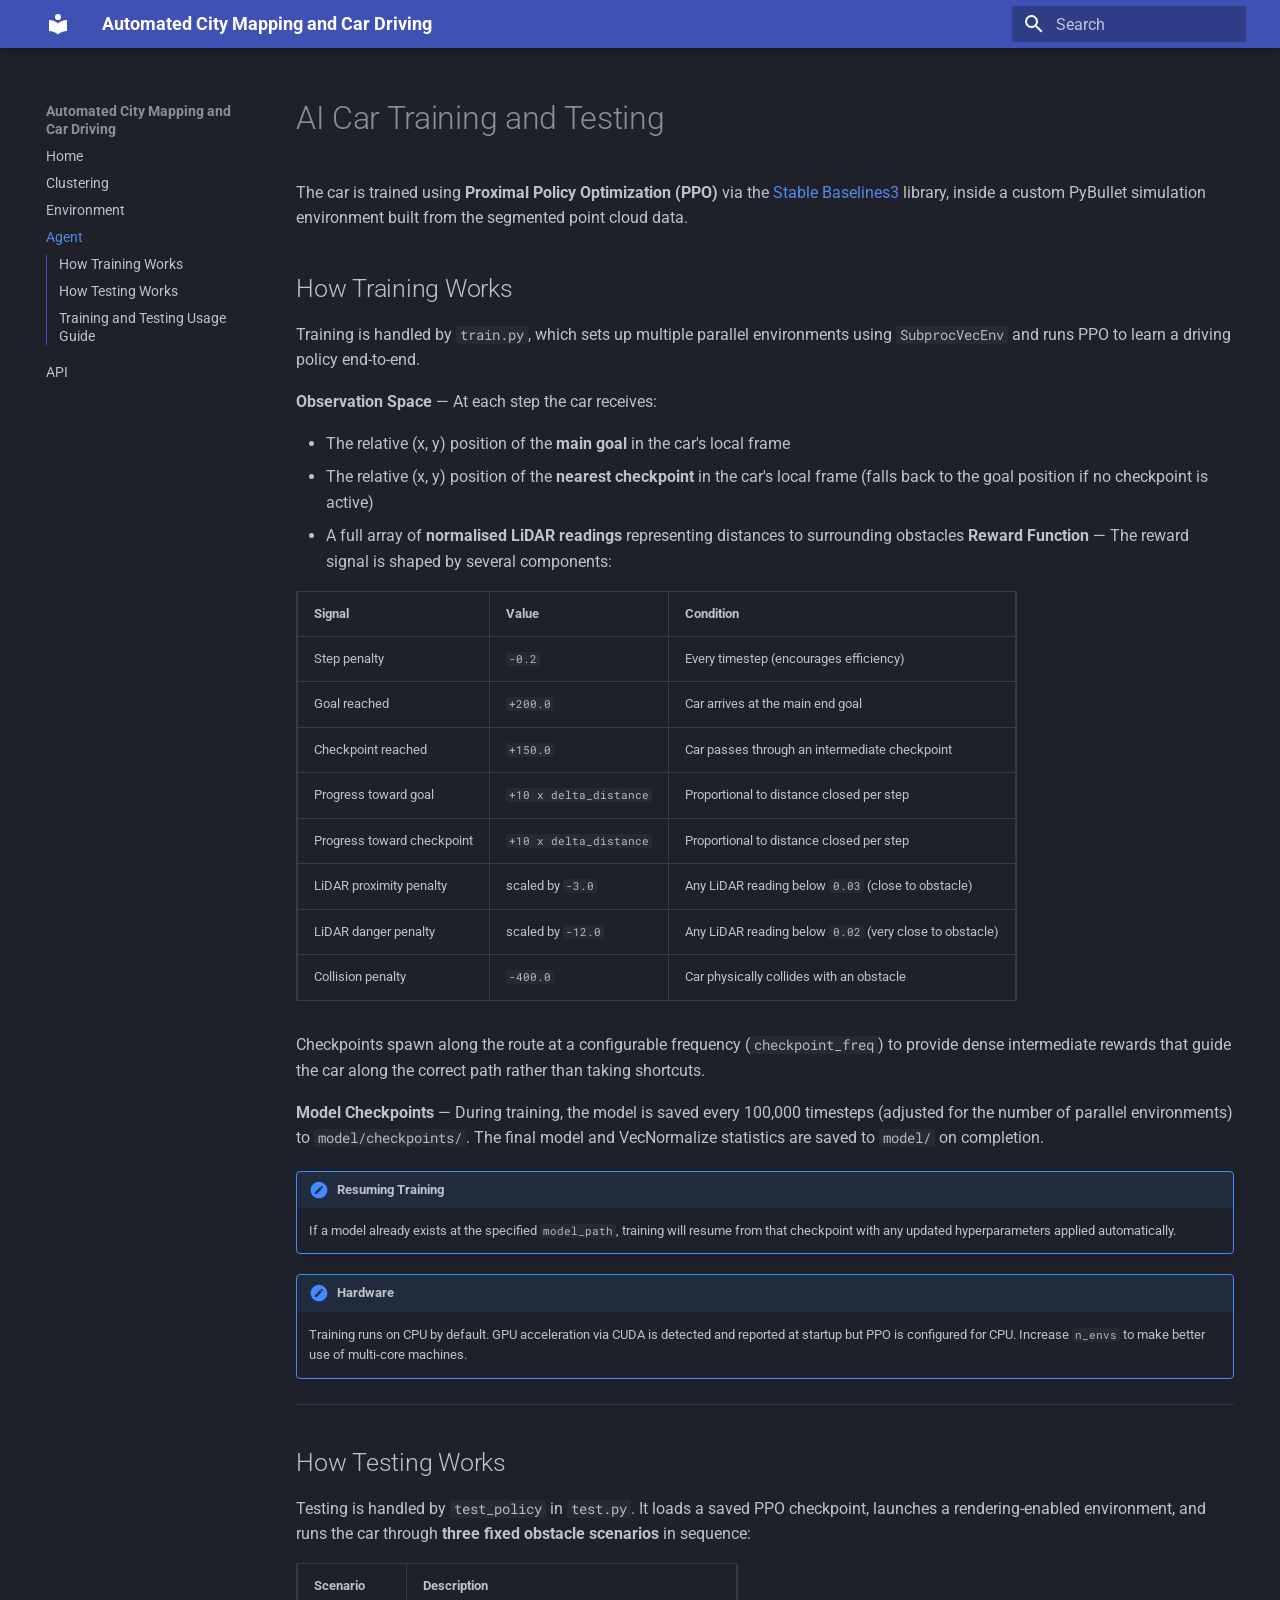
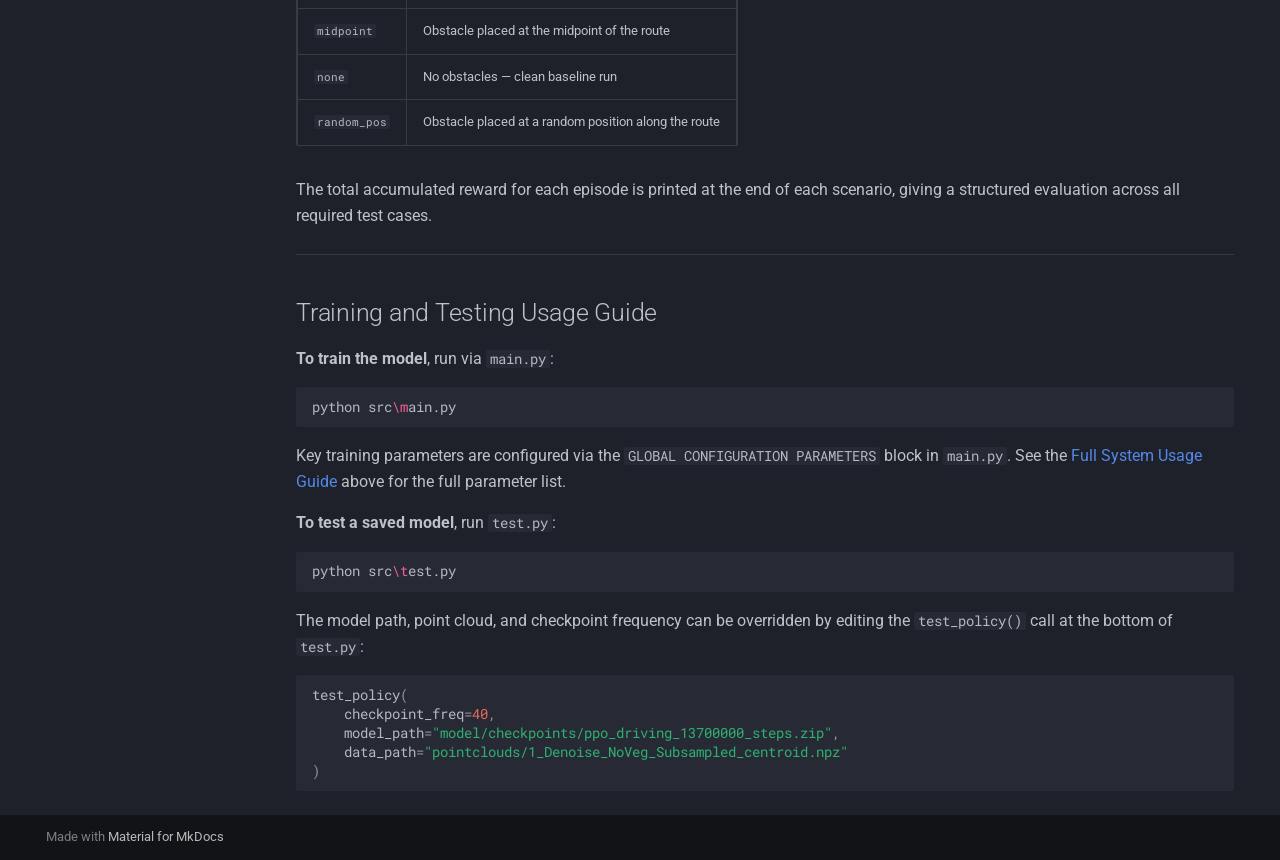
<file: car/index.html>
<!doctype html>
<html lang="en" class="no-js">
  <head>
    
      <meta charset="utf-8">
      <meta name="viewport" content="width=device-width,initial-scale=1">
      
      
      
      
        <link rel="prev" href="../environment/">
      
      
        <link rel="next" href="../api/">
      
      
        
      
      
      <link rel="icon" href="../assets/images/favicon.png">
      <meta name="generator" content="mkdocs-1.6.1, mkdocs-material-9.7.6">
    
    
      
        <title>Agent - Automated City Mapping and Car Driving</title>
      
    
    
      <link rel="stylesheet" href="../assets/stylesheets/main.484c7ddc.min.css">
      
        
        <link rel="stylesheet" href="../assets/stylesheets/palette.ab4e12ef.min.css">
      
      


    
    
      
    
    
      
        
        
        <link rel="preconnect" href="https://fonts.gstatic.com" crossorigin>
        <link rel="stylesheet" href="https://fonts.googleapis.com/css?family=Roboto:300,300i,400,400i,700,700i%7CRoboto+Mono:400,400i,700,700i&display=fallback">
        <style>:root{--md-text-font:"Roboto";--md-code-font:"Roboto Mono"}</style>
      
    
    
      <link rel="stylesheet" href="../assets/_mkdocstrings.css">
    
      <link rel="stylesheet" href="../stylesheets/extra.css">
    
    <script>__md_scope=new URL("..",location),__md_hash=e=>[...e].reduce(((e,_)=>(e<<5)-e+_.charCodeAt(0)),0),__md_get=(e,_=localStorage,t=__md_scope)=>JSON.parse(_.getItem(t.pathname+"."+e)),__md_set=(e,_,t=localStorage,a=__md_scope)=>{try{t.setItem(a.pathname+"."+e,JSON.stringify(_))}catch(e){}}</script>
    
      

    
    
  </head>
  
  
    
    
    
    
    
    <body dir="ltr" data-md-color-scheme="slate" data-md-color-primary="indigo" data-md-color-accent="indigo">
  
    
    <input class="md-toggle" data-md-toggle="drawer" type="checkbox" id="__drawer" autocomplete="off">
    <input class="md-toggle" data-md-toggle="search" type="checkbox" id="__search" autocomplete="off">
    <label class="md-overlay" for="__drawer"></label>
    <div data-md-component="skip">
      
        
        <a href="#ai-car-training-and-testing" class="md-skip">
          Skip to content
        </a>
      
    </div>
    <div data-md-component="announce">
      
    </div>
    
    
      

  

<header class="md-header md-header--shadow" data-md-component="header">
  <nav class="md-header__inner md-grid" aria-label="Header">
    <a href=".." title="Automated City Mapping and Car Driving" class="md-header__button md-logo" aria-label="Automated City Mapping and Car Driving" data-md-component="logo">
      
  
  <svg xmlns="http://www.w3.org/2000/svg" viewBox="0 0 24 24"><path d="M12 8a3 3 0 0 0 3-3 3 3 0 0 0-3-3 3 3 0 0 0-3 3 3 3 0 0 0 3 3m0 3.54C9.64 9.35 6.5 8 3 8v11c3.5 0 6.64 1.35 9 3.54 2.36-2.19 5.5-3.54 9-3.54V8c-3.5 0-6.64 1.35-9 3.54"/></svg>

    </a>
    <label class="md-header__button md-icon" for="__drawer">
      
      <svg xmlns="http://www.w3.org/2000/svg" viewBox="0 0 24 24"><path d="M3 6h18v2H3zm0 5h18v2H3zm0 5h18v2H3z"/></svg>
    </label>
    <div class="md-header__title" data-md-component="header-title">
      <div class="md-header__ellipsis">
        <div class="md-header__topic">
          <span class="md-ellipsis">
            Automated City Mapping and Car Driving
          </span>
        </div>
        <div class="md-header__topic" data-md-component="header-topic">
          <span class="md-ellipsis">
            
              Agent
            
          </span>
        </div>
      </div>
    </div>
    
      
    
    
    
    
      
      
        <label class="md-header__button md-icon" for="__search">
          
          <svg xmlns="http://www.w3.org/2000/svg" viewBox="0 0 24 24"><path d="M9.5 3A6.5 6.5 0 0 1 16 9.5c0 1.61-.59 3.09-1.56 4.23l.27.27h.79l5 5-1.5 1.5-5-5v-.79l-.27-.27A6.52 6.52 0 0 1 9.5 16 6.5 6.5 0 0 1 3 9.5 6.5 6.5 0 0 1 9.5 3m0 2C7 5 5 7 5 9.5S7 14 9.5 14 14 12 14 9.5 12 5 9.5 5"/></svg>
        </label>
        <div class="md-search" data-md-component="search" role="dialog">
  <label class="md-search__overlay" for="__search"></label>
  <div class="md-search__inner" role="search">
    <form class="md-search__form" name="search">
      <input type="text" class="md-search__input" name="query" aria-label="Search" placeholder="Search" autocapitalize="off" autocorrect="off" autocomplete="off" spellcheck="false" data-md-component="search-query" required>
      <label class="md-search__icon md-icon" for="__search">
        
        <svg xmlns="http://www.w3.org/2000/svg" viewBox="0 0 24 24"><path d="M9.5 3A6.5 6.5 0 0 1 16 9.5c0 1.61-.59 3.09-1.56 4.23l.27.27h.79l5 5-1.5 1.5-5-5v-.79l-.27-.27A6.52 6.52 0 0 1 9.5 16 6.5 6.5 0 0 1 3 9.5 6.5 6.5 0 0 1 9.5 3m0 2C7 5 5 7 5 9.5S7 14 9.5 14 14 12 14 9.5 12 5 9.5 5"/></svg>
        
        <svg xmlns="http://www.w3.org/2000/svg" viewBox="0 0 24 24"><path d="M20 11v2H8l5.5 5.5-1.42 1.42L4.16 12l7.92-7.92L13.5 5.5 8 11z"/></svg>
      </label>
      <nav class="md-search__options" aria-label="Search">
        
        <button type="reset" class="md-search__icon md-icon" title="Clear" aria-label="Clear" tabindex="-1">
          
          <svg xmlns="http://www.w3.org/2000/svg" viewBox="0 0 24 24"><path d="M19 6.41 17.59 5 12 10.59 6.41 5 5 6.41 10.59 12 5 17.59 6.41 19 12 13.41 17.59 19 19 17.59 13.41 12z"/></svg>
        </button>
      </nav>
      
    </form>
    <div class="md-search__output">
      <div class="md-search__scrollwrap" tabindex="0" data-md-scrollfix>
        <div class="md-search-result" data-md-component="search-result">
          <div class="md-search-result__meta">
            Initializing search
          </div>
          <ol class="md-search-result__list" role="presentation"></ol>
        </div>
      </div>
    </div>
  </div>
</div>
      
    
    
  </nav>
  
</header>
    
    <div class="md-container" data-md-component="container">
      
      
        
          
        
      
      <main class="md-main" data-md-component="main">
        <div class="md-main__inner md-grid">
          
            
              
              <div class="md-sidebar md-sidebar--primary" data-md-component="sidebar" data-md-type="navigation" >
                <div class="md-sidebar__scrollwrap">
                  <div class="md-sidebar__inner">
                    



  

<nav class="md-nav md-nav--primary md-nav--integrated" aria-label="Navigation" data-md-level="0">
  <label class="md-nav__title" for="__drawer">
    <a href=".." title="Automated City Mapping and Car Driving" class="md-nav__button md-logo" aria-label="Automated City Mapping and Car Driving" data-md-component="logo">
      
  
  <svg xmlns="http://www.w3.org/2000/svg" viewBox="0 0 24 24"><path d="M12 8a3 3 0 0 0 3-3 3 3 0 0 0-3-3 3 3 0 0 0-3 3 3 3 0 0 0 3 3m0 3.54C9.64 9.35 6.5 8 3 8v11c3.5 0 6.64 1.35 9 3.54 2.36-2.19 5.5-3.54 9-3.54V8c-3.5 0-6.64 1.35-9 3.54"/></svg>

    </a>
    Automated City Mapping and Car Driving
  </label>
  
  <ul class="md-nav__list" data-md-scrollfix>
    
      
      
  
  
  
  
    <li class="md-nav__item">
      <a href=".." class="md-nav__link">
        
  
  
  <span class="md-ellipsis">
    
  
    Home
  

    
  </span>
  
  

      </a>
    </li>
  

    
      
      
  
  
  
  
    <li class="md-nav__item">
      <a href="../clustering/" class="md-nav__link">
        
  
  
  <span class="md-ellipsis">
    
  
    Clustering
  

    
  </span>
  
  

      </a>
    </li>
  

    
      
      
  
  
  
  
    <li class="md-nav__item">
      <a href="../environment/" class="md-nav__link">
        
  
  
  <span class="md-ellipsis">
    
  
    Environment
  

    
  </span>
  
  

      </a>
    </li>
  

    
      
      
  
  
    
  
  
  
    <li class="md-nav__item md-nav__item--active">
      
      <input class="md-nav__toggle md-toggle" type="checkbox" id="__toc">
      
      
        
      
      
        <label class="md-nav__link md-nav__link--active" for="__toc">
          
  
  
  <span class="md-ellipsis">
    
  
    Agent
  

    
  </span>
  
  

          <span class="md-nav__icon md-icon"></span>
        </label>
      
      <a href="./" class="md-nav__link md-nav__link--active">
        
  
  
  <span class="md-ellipsis">
    
  
    Agent
  

    
  </span>
  
  

      </a>
      
        

<nav class="md-nav md-nav--secondary" aria-label="Table of contents">
  
  
  
    
  
  
    <label class="md-nav__title" for="__toc">
      <span class="md-nav__icon md-icon"></span>
      Table of contents
    </label>
    <ul class="md-nav__list" data-md-component="toc" data-md-scrollfix>
      
        <li class="md-nav__item">
  <a href="#how-training-works" class="md-nav__link">
    <span class="md-ellipsis">
      
        How Training Works
      
    </span>
  </a>
  
</li>
      
        <li class="md-nav__item">
  <a href="#how-testing-works" class="md-nav__link">
    <span class="md-ellipsis">
      
        How Testing Works
      
    </span>
  </a>
  
</li>
      
        <li class="md-nav__item">
  <a href="#training-and-testing-usage-guide" class="md-nav__link">
    <span class="md-ellipsis">
      
        Training and Testing Usage Guide
      
    </span>
  </a>
  
</li>
      
    </ul>
  
</nav>
      
    </li>
  

    
      
      
  
  
  
  
    <li class="md-nav__item">
      <a href="../api/" class="md-nav__link">
        
  
  
  <span class="md-ellipsis">
    
  
    API
  

    
  </span>
  
  

      </a>
    </li>
  

    
  </ul>
</nav>
                  </div>
                </div>
              </div>
            
            
          
          
            <div class="md-content" data-md-component="content">
              
              <article class="md-content__inner md-typeset">
                
                  



<h1 id="ai-car-training-and-testing">AI Car Training and Testing</h1>
<p>The car is trained using <strong>Proximal Policy Optimization (PPO)</strong> via the <a href="https://stable-baselines3.readthedocs.io/">Stable Baselines3</a> library, inside a custom PyBullet simulation environment built from the segmented point cloud data.</p>
<h2 id="how-training-works">How Training Works</h2>
<p>Training is handled by <code>train.py</code>, which sets up multiple parallel environments using <code>SubprocVecEnv</code> and runs PPO to learn a driving policy end-to-end.</p>
<p><strong>Observation Space</strong> — At each step the car receives:</p>
<ul>
<li>The relative (x, y) position of the <strong>main goal</strong> in the car's local frame</li>
<li>The relative (x, y) position of the <strong>nearest checkpoint</strong> in the car's local frame (falls back to the goal position if no checkpoint is active)</li>
<li>A full array of <strong>normalised LiDAR readings</strong> representing distances to surrounding obstacles
<strong>Reward Function</strong> — The reward signal is shaped by several components:</li>
</ul>
<table>
<thead>
<tr>
<th style="text-align: left;">Signal</th>
<th style="text-align: left;">Value</th>
<th style="text-align: left;">Condition</th>
</tr>
</thead>
<tbody>
<tr>
<td style="text-align: left;">Step penalty</td>
<td style="text-align: left;"><code>-0.2</code></td>
<td style="text-align: left;">Every timestep (encourages efficiency)</td>
</tr>
<tr>
<td style="text-align: left;">Goal reached</td>
<td style="text-align: left;"><code>+200.0</code></td>
<td style="text-align: left;">Car arrives at the main end goal</td>
</tr>
<tr>
<td style="text-align: left;">Checkpoint reached</td>
<td style="text-align: left;"><code>+150.0</code></td>
<td style="text-align: left;">Car passes through an intermediate checkpoint</td>
</tr>
<tr>
<td style="text-align: left;">Progress toward goal</td>
<td style="text-align: left;"><code>+10 x delta_distance</code></td>
<td style="text-align: left;">Proportional to distance closed per step</td>
</tr>
<tr>
<td style="text-align: left;">Progress toward checkpoint</td>
<td style="text-align: left;"><code>+10 x delta_distance</code></td>
<td style="text-align: left;">Proportional to distance closed per step</td>
</tr>
<tr>
<td style="text-align: left;">LiDAR proximity penalty</td>
<td style="text-align: left;">scaled by <code>-3.0</code></td>
<td style="text-align: left;">Any LiDAR reading below <code>0.03</code> (close to obstacle)</td>
</tr>
<tr>
<td style="text-align: left;">LiDAR danger penalty</td>
<td style="text-align: left;">scaled by <code>-12.0</code></td>
<td style="text-align: left;">Any LiDAR reading below <code>0.02</code> (very close to obstacle)</td>
</tr>
<tr>
<td style="text-align: left;">Collision penalty</td>
<td style="text-align: left;"><code>-400.0</code></td>
<td style="text-align: left;">Car physically collides with an obstacle</td>
</tr>
</tbody>
</table>
<p>Checkpoints spawn along the route at a configurable frequency (<code>checkpoint_freq</code>) to provide dense intermediate rewards that guide the car along the correct path rather than taking shortcuts.</p>
<p><strong>Model Checkpoints</strong> — During training, the model is saved every 100,000 timesteps (adjusted for the number of parallel environments) to <code>model/checkpoints/</code>. The final model and VecNormalize statistics are saved to <code>model/</code> on completion.</p>
<div class="admonition note">
<p class="admonition-title">Resuming Training</p>
<p>If a model already exists at the specified <code>model_path</code>, training will resume from that checkpoint with any updated hyperparameters applied automatically.</p>
</div>
<div class="admonition note">
<p class="admonition-title">Hardware</p>
<p>Training runs on CPU by default. GPU acceleration via CUDA is detected and reported at startup but PPO is configured for CPU. Increase <code>n_envs</code> to make better use of multi-core machines.</p>
</div>
<hr />
<h2 id="how-testing-works">How Testing Works</h2>
<p>Testing is handled by <code>test_policy</code> in <code>test.py</code>. It loads a saved PPO checkpoint, launches a rendering-enabled environment, and runs the car through <strong>three fixed obstacle scenarios</strong> in sequence:</p>
<table>
<thead>
<tr>
<th style="text-align: left;">Scenario</th>
<th style="text-align: left;">Description</th>
</tr>
</thead>
<tbody>
<tr>
<td style="text-align: left;"><code>midpoint</code></td>
<td style="text-align: left;">Obstacle placed at the midpoint of the route</td>
</tr>
<tr>
<td style="text-align: left;"><code>none</code></td>
<td style="text-align: left;">No obstacles — clean baseline run</td>
</tr>
<tr>
<td style="text-align: left;"><code>random_pos</code></td>
<td style="text-align: left;">Obstacle placed at a random position along the route</td>
</tr>
</tbody>
</table>
<p>The total accumulated reward for each episode is printed at the end of each scenario, giving a structured evaluation across all required test cases.</p>
<hr />
<h2 id="training-and-testing-usage-guide">Training and Testing Usage Guide</h2>
<p><strong>To train the model</strong>, run via <code>main.py</code>:
<div class="highlight"><pre><span></span><code>python<span class="w"> </span>src<span class="se">\m</span>ain.py
</code></pre></div></p>
<p>Key training parameters are configured via the <code>GLOBAL CONFIGURATION PARAMETERS</code> block in <code>main.py</code>. See the <a href="../#usage-guide">Full System Usage Guide</a> above for the full parameter list.</p>
<p><strong>To test a saved model</strong>, run <code>test.py</code>:
<div class="highlight"><pre><span></span><code>python<span class="w"> </span>src<span class="se">\t</span>est.py
</code></pre></div></p>
<p>The model path, point cloud, and checkpoint frequency can be overridden by editing the <code>test_policy()</code> call at the bottom of <code>test.py</code>:</p>
<div class="highlight"><pre><span></span><code><span class="n">test_policy</span><span class="p">(</span>
    <span class="n">checkpoint_freq</span><span class="o">=</span><span class="mi">40</span><span class="p">,</span>
    <span class="n">model_path</span><span class="o">=</span><span class="s2">&quot;model/checkpoints/ppo_driving_13700000_steps.zip&quot;</span><span class="p">,</span>
    <span class="n">data_path</span><span class="o">=</span><span class="s2">&quot;pointclouds/1_Denoise_NoVeg_Subsampled_centroid.npz&quot;</span>
<span class="p">)</span>
</code></pre></div>












                
              </article>
            </div>
          
          
<script>var target=document.getElementById(location.hash.slice(1));target&&target.name&&(target.checked=target.name.startsWith("__tabbed_"))</script>
        </div>
        
      </main>
      
        <footer class="md-footer">
  
  <div class="md-footer-meta md-typeset">
    <div class="md-footer-meta__inner md-grid">
      <div class="md-copyright">
  
  
    Made with
    <a href="https://squidfunk.github.io/mkdocs-material/" target="_blank" rel="noopener">
      Material for MkDocs
    </a>
  
</div>
      
    </div>
  </div>
</footer>
      
    </div>
    <div class="md-dialog" data-md-component="dialog">
      <div class="md-dialog__inner md-typeset"></div>
    </div>
    
    
    
      
      
      <script id="__config" type="application/json">{"annotate": null, "base": "..", "features": "toc.integrate", "search": "../assets/javascripts/workers/search.2c215733.min.js", "tags": null, "translations": {"clipboard.copied": "Copied to clipboard", "clipboard.copy": "Copy to clipboard", "search.result.more.one": "1 more on this page", "search.result.more.other": "# more on this page", "search.result.none": "No matching documents", "search.result.one": "1 matching document", "search.result.other": "# matching documents", "search.result.placeholder": "Type to start searching", "search.result.term.missing": "Missing", "select.version": "Select version"}, "version": null}</script>
    
    
      <script src="../assets/javascripts/bundle.79ae519e.min.js"></script>
      
    
  </body>
</html>
</file>
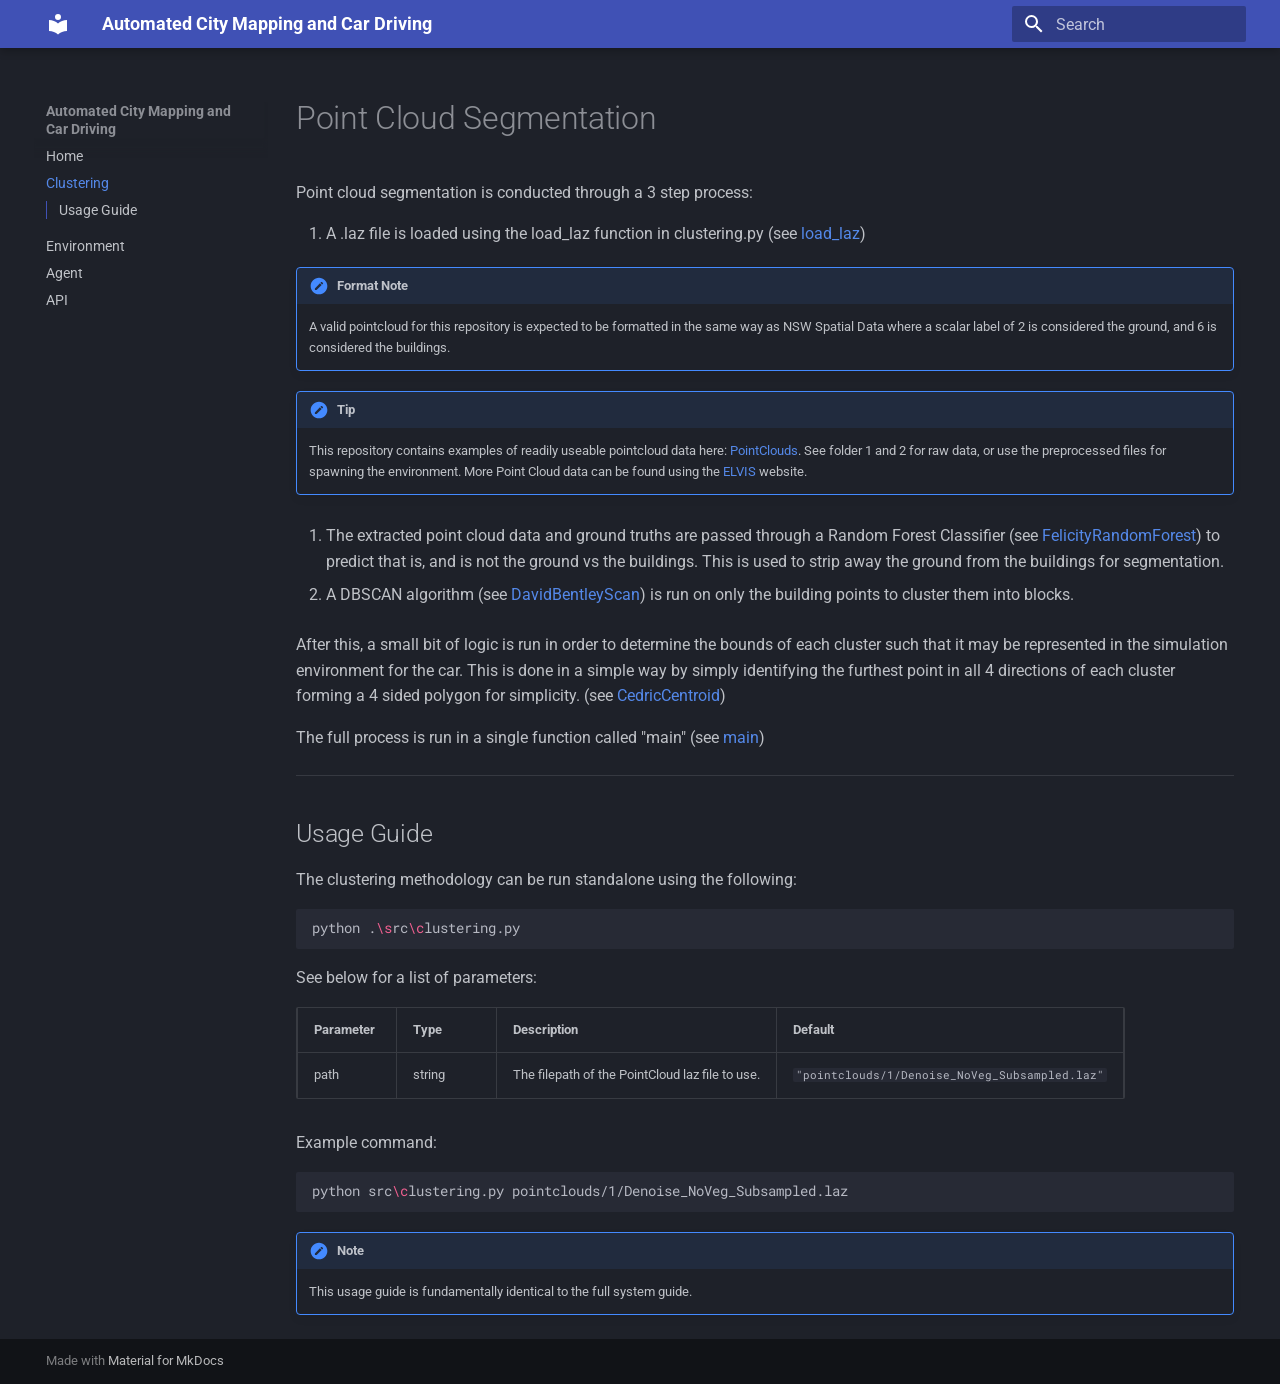
<file: clustering/index.html>
<!doctype html>
<html lang="en" class="no-js">
  <head>
    
      <meta charset="utf-8">
      <meta name="viewport" content="width=device-width,initial-scale=1">
      
      
      
      
        <link rel="prev" href="..">
      
      
        <link rel="next" href="../environment/">
      
      
        
      
      
      <link rel="icon" href="../assets/images/favicon.png">
      <meta name="generator" content="mkdocs-1.6.1, mkdocs-material-9.7.6">
    
    
      
        <title>Clustering - Automated City Mapping and Car Driving</title>
      
    
    
      <link rel="stylesheet" href="../assets/stylesheets/main.484c7ddc.min.css">
      
        
        <link rel="stylesheet" href="../assets/stylesheets/palette.ab4e12ef.min.css">
      
      


    
    
      
    
    
      
        
        
        <link rel="preconnect" href="https://fonts.gstatic.com" crossorigin>
        <link rel="stylesheet" href="https://fonts.googleapis.com/css?family=Roboto:300,300i,400,400i,700,700i%7CRoboto+Mono:400,400i,700,700i&display=fallback">
        <style>:root{--md-text-font:"Roboto";--md-code-font:"Roboto Mono"}</style>
      
    
    
      <link rel="stylesheet" href="../assets/_mkdocstrings.css">
    
      <link rel="stylesheet" href="../stylesheets/extra.css">
    
    <script>__md_scope=new URL("..",location),__md_hash=e=>[...e].reduce(((e,_)=>(e<<5)-e+_.charCodeAt(0)),0),__md_get=(e,_=localStorage,t=__md_scope)=>JSON.parse(_.getItem(t.pathname+"."+e)),__md_set=(e,_,t=localStorage,a=__md_scope)=>{try{t.setItem(a.pathname+"."+e,JSON.stringify(_))}catch(e){}}</script>
    
      

    
    
  </head>
  
  
    
    
    
    
    
    <body dir="ltr" data-md-color-scheme="slate" data-md-color-primary="indigo" data-md-color-accent="indigo">
  
    
    <input class="md-toggle" data-md-toggle="drawer" type="checkbox" id="__drawer" autocomplete="off">
    <input class="md-toggle" data-md-toggle="search" type="checkbox" id="__search" autocomplete="off">
    <label class="md-overlay" for="__drawer"></label>
    <div data-md-component="skip">
      
        
        <a href="#point-cloud-segmentation" class="md-skip">
          Skip to content
        </a>
      
    </div>
    <div data-md-component="announce">
      
    </div>
    
    
      

  

<header class="md-header md-header--shadow" data-md-component="header">
  <nav class="md-header__inner md-grid" aria-label="Header">
    <a href=".." title="Automated City Mapping and Car Driving" class="md-header__button md-logo" aria-label="Automated City Mapping and Car Driving" data-md-component="logo">
      
  
  <svg xmlns="http://www.w3.org/2000/svg" viewBox="0 0 24 24"><path d="M12 8a3 3 0 0 0 3-3 3 3 0 0 0-3-3 3 3 0 0 0-3 3 3 3 0 0 0 3 3m0 3.54C9.64 9.35 6.5 8 3 8v11c3.5 0 6.64 1.35 9 3.54 2.36-2.19 5.5-3.54 9-3.54V8c-3.5 0-6.64 1.35-9 3.54"/></svg>

    </a>
    <label class="md-header__button md-icon" for="__drawer">
      
      <svg xmlns="http://www.w3.org/2000/svg" viewBox="0 0 24 24"><path d="M3 6h18v2H3zm0 5h18v2H3zm0 5h18v2H3z"/></svg>
    </label>
    <div class="md-header__title" data-md-component="header-title">
      <div class="md-header__ellipsis">
        <div class="md-header__topic">
          <span class="md-ellipsis">
            Automated City Mapping and Car Driving
          </span>
        </div>
        <div class="md-header__topic" data-md-component="header-topic">
          <span class="md-ellipsis">
            
              Clustering
            
          </span>
        </div>
      </div>
    </div>
    
      
    
    
    
    
      
      
        <label class="md-header__button md-icon" for="__search">
          
          <svg xmlns="http://www.w3.org/2000/svg" viewBox="0 0 24 24"><path d="M9.5 3A6.5 6.5 0 0 1 16 9.5c0 1.61-.59 3.09-1.56 4.23l.27.27h.79l5 5-1.5 1.5-5-5v-.79l-.27-.27A6.52 6.52 0 0 1 9.5 16 6.5 6.5 0 0 1 3 9.5 6.5 6.5 0 0 1 9.5 3m0 2C7 5 5 7 5 9.5S7 14 9.5 14 14 12 14 9.5 12 5 9.5 5"/></svg>
        </label>
        <div class="md-search" data-md-component="search" role="dialog">
  <label class="md-search__overlay" for="__search"></label>
  <div class="md-search__inner" role="search">
    <form class="md-search__form" name="search">
      <input type="text" class="md-search__input" name="query" aria-label="Search" placeholder="Search" autocapitalize="off" autocorrect="off" autocomplete="off" spellcheck="false" data-md-component="search-query" required>
      <label class="md-search__icon md-icon" for="__search">
        
        <svg xmlns="http://www.w3.org/2000/svg" viewBox="0 0 24 24"><path d="M9.5 3A6.5 6.5 0 0 1 16 9.5c0 1.61-.59 3.09-1.56 4.23l.27.27h.79l5 5-1.5 1.5-5-5v-.79l-.27-.27A6.52 6.52 0 0 1 9.5 16 6.5 6.5 0 0 1 3 9.5 6.5 6.5 0 0 1 9.5 3m0 2C7 5 5 7 5 9.5S7 14 9.5 14 14 12 14 9.5 12 5 9.5 5"/></svg>
        
        <svg xmlns="http://www.w3.org/2000/svg" viewBox="0 0 24 24"><path d="M20 11v2H8l5.5 5.5-1.42 1.42L4.16 12l7.92-7.92L13.5 5.5 8 11z"/></svg>
      </label>
      <nav class="md-search__options" aria-label="Search">
        
        <button type="reset" class="md-search__icon md-icon" title="Clear" aria-label="Clear" tabindex="-1">
          
          <svg xmlns="http://www.w3.org/2000/svg" viewBox="0 0 24 24"><path d="M19 6.41 17.59 5 12 10.59 6.41 5 5 6.41 10.59 12 5 17.59 6.41 19 12 13.41 17.59 19 19 17.59 13.41 12z"/></svg>
        </button>
      </nav>
      
    </form>
    <div class="md-search__output">
      <div class="md-search__scrollwrap" tabindex="0" data-md-scrollfix>
        <div class="md-search-result" data-md-component="search-result">
          <div class="md-search-result__meta">
            Initializing search
          </div>
          <ol class="md-search-result__list" role="presentation"></ol>
        </div>
      </div>
    </div>
  </div>
</div>
      
    
    
  </nav>
  
</header>
    
    <div class="md-container" data-md-component="container">
      
      
        
          
        
      
      <main class="md-main" data-md-component="main">
        <div class="md-main__inner md-grid">
          
            
              
              <div class="md-sidebar md-sidebar--primary" data-md-component="sidebar" data-md-type="navigation" >
                <div class="md-sidebar__scrollwrap">
                  <div class="md-sidebar__inner">
                    



  

<nav class="md-nav md-nav--primary md-nav--integrated" aria-label="Navigation" data-md-level="0">
  <label class="md-nav__title" for="__drawer">
    <a href=".." title="Automated City Mapping and Car Driving" class="md-nav__button md-logo" aria-label="Automated City Mapping and Car Driving" data-md-component="logo">
      
  
  <svg xmlns="http://www.w3.org/2000/svg" viewBox="0 0 24 24"><path d="M12 8a3 3 0 0 0 3-3 3 3 0 0 0-3-3 3 3 0 0 0-3 3 3 3 0 0 0 3 3m0 3.54C9.64 9.35 6.5 8 3 8v11c3.5 0 6.64 1.35 9 3.54 2.36-2.19 5.5-3.54 9-3.54V8c-3.5 0-6.64 1.35-9 3.54"/></svg>

    </a>
    Automated City Mapping and Car Driving
  </label>
  
  <ul class="md-nav__list" data-md-scrollfix>
    
      
      
  
  
  
  
    <li class="md-nav__item">
      <a href=".." class="md-nav__link">
        
  
  
  <span class="md-ellipsis">
    
  
    Home
  

    
  </span>
  
  

      </a>
    </li>
  

    
      
      
  
  
    
  
  
  
    <li class="md-nav__item md-nav__item--active">
      
      <input class="md-nav__toggle md-toggle" type="checkbox" id="__toc">
      
      
        
      
      
        <label class="md-nav__link md-nav__link--active" for="__toc">
          
  
  
  <span class="md-ellipsis">
    
  
    Clustering
  

    
  </span>
  
  

          <span class="md-nav__icon md-icon"></span>
        </label>
      
      <a href="./" class="md-nav__link md-nav__link--active">
        
  
  
  <span class="md-ellipsis">
    
  
    Clustering
  

    
  </span>
  
  

      </a>
      
        

<nav class="md-nav md-nav--secondary" aria-label="Table of contents">
  
  
  
    
  
  
    <label class="md-nav__title" for="__toc">
      <span class="md-nav__icon md-icon"></span>
      Table of contents
    </label>
    <ul class="md-nav__list" data-md-component="toc" data-md-scrollfix>
      
        <li class="md-nav__item">
  <a href="#usage-guide" class="md-nav__link">
    <span class="md-ellipsis">
      
        Usage Guide
      
    </span>
  </a>
  
</li>
      
    </ul>
  
</nav>
      
    </li>
  

    
      
      
  
  
  
  
    <li class="md-nav__item">
      <a href="../environment/" class="md-nav__link">
        
  
  
  <span class="md-ellipsis">
    
  
    Environment
  

    
  </span>
  
  

      </a>
    </li>
  

    
      
      
  
  
  
  
    <li class="md-nav__item">
      <a href="../car/" class="md-nav__link">
        
  
  
  <span class="md-ellipsis">
    
  
    Agent
  

    
  </span>
  
  

      </a>
    </li>
  

    
      
      
  
  
  
  
    <li class="md-nav__item">
      <a href="../api/" class="md-nav__link">
        
  
  
  <span class="md-ellipsis">
    
  
    API
  

    
  </span>
  
  

      </a>
    </li>
  

    
  </ul>
</nav>
                  </div>
                </div>
              </div>
            
            
          
          
            <div class="md-content" data-md-component="content">
              
              <article class="md-content__inner md-typeset">
                
                  



<h1 id="point-cloud-segmentation">Point Cloud Segmentation</h1>
<p>Point cloud segmentation is conducted through a 3 step process:</p>
<ol>
<li>A .laz file is loaded using the load_laz function in clustering.py (see <a href="../api/#api_load">load_laz</a>)</li>
</ol>
<div class="admonition note">
<p class="admonition-title">Format Note</p>
<p>A valid pointcloud for this repository is expected to be formatted in the same way as NSW Spatial Data where a scalar label of 2 is considered the ground, and 6 is considered the buildings.</p>
</div>
<div class="admonition note">
<p class="admonition-title">Tip</p>
<p>This repository contains examples of readily useable pointcloud data here: <a href="https://github.com/FrozenBreadstick/AIIR-TheCoolKindOfAI/tree/main/pointclouds">PointClouds</a>. See folder 1 and 2 for raw data, or use the preprocessed files for spawning the environment. More Point Cloud data can be found using the <a href="https://elevation.fsdf.org.au/">ELVIS</a> website.</p>
</div>
<ol>
<li>
<p>The extracted point cloud data and ground truths are passed through a Random Forest Classifier (see <a href="../api/#api_forest">FelicityRandomForest</a>) to predict that is, and is not the ground vs the buildings. This is used to strip away the ground from the buildings for segmentation.</p>
</li>
<li>
<p>A DBSCAN algorithm (see <a href="../api/#api_dbscan">DavidBentleyScan</a>) is run on only the building points to cluster them into blocks.</p>
</li>
</ol>
<p>After this, a small bit of logic is run in order to determine the bounds of each cluster such that it may be represented in the simulation environment for the car. This is done in a simple way by simply identifying the furthest point in all 4 directions of each cluster forming a 4 sided polygon for simplicity. (see <a href="../api/#api_centroid">CedricCentroid</a>)</p>
<p>The full process is run in a single function called "main" (see <a href="../api/#api_cluster_main">main</a>)</p>
<hr />
<h2 id="usage-guide">Usage Guide</h2>
<p>The clustering methodology can be run standalone using the following:
<div class="highlight"><pre><span></span><code>python<span class="w"> </span>.<span class="se">\s</span>rc<span class="se">\c</span>lustering.py
</code></pre></div></p>
<p>See below for a list of parameters:</p>
<table>
<thead>
<tr>
<th style="text-align: left;"><strong>Parameter</strong></th>
<th style="text-align: left;"><strong>Type</strong></th>
<th style="text-align: left;"><strong>Description</strong></th>
<th style="text-align: left;"><strong>Default</strong></th>
</tr>
</thead>
<tbody>
<tr>
<td style="text-align: left;">path</td>
<td style="text-align: left;">string</td>
<td style="text-align: left;">The filepath of the PointCloud laz file to use.</td>
<td style="text-align: left;"><code>"pointclouds/1/Denoise_NoVeg_Subsampled.laz"</code></td>
</tr>
</tbody>
</table>
<p>Example command:
<div class="highlight"><pre><span></span><code>python<span class="w"> </span>src<span class="se">\c</span>lustering.py<span class="w"> </span>pointclouds/1/Denoise_NoVeg_Subsampled.laz
</code></pre></div></p>
<div class="admonition note">
<p class="admonition-title">Note</p>
<p>This usage guide is fundamentally identical to the full system guide.</p>
</div>












                
              </article>
            </div>
          
          
<script>var target=document.getElementById(location.hash.slice(1));target&&target.name&&(target.checked=target.name.startsWith("__tabbed_"))</script>
        </div>
        
      </main>
      
        <footer class="md-footer">
  
  <div class="md-footer-meta md-typeset">
    <div class="md-footer-meta__inner md-grid">
      <div class="md-copyright">
  
  
    Made with
    <a href="https://squidfunk.github.io/mkdocs-material/" target="_blank" rel="noopener">
      Material for MkDocs
    </a>
  
</div>
      
    </div>
  </div>
</footer>
      
    </div>
    <div class="md-dialog" data-md-component="dialog">
      <div class="md-dialog__inner md-typeset"></div>
    </div>
    
    
    
      
      
      <script id="__config" type="application/json">{"annotate": null, "base": "..", "features": "toc.integrate", "search": "../assets/javascripts/workers/search.2c215733.min.js", "tags": null, "translations": {"clipboard.copied": "Copied to clipboard", "clipboard.copy": "Copy to clipboard", "search.result.more.one": "1 more on this page", "search.result.more.other": "# more on this page", "search.result.none": "No matching documents", "search.result.one": "1 matching document", "search.result.other": "# matching documents", "search.result.placeholder": "Type to start searching", "search.result.term.missing": "Missing", "select.version": "Select version"}, "version": null}</script>
    
    
      <script src="../assets/javascripts/bundle.79ae519e.min.js"></script>
      
    
  </body>
</html>
</file>
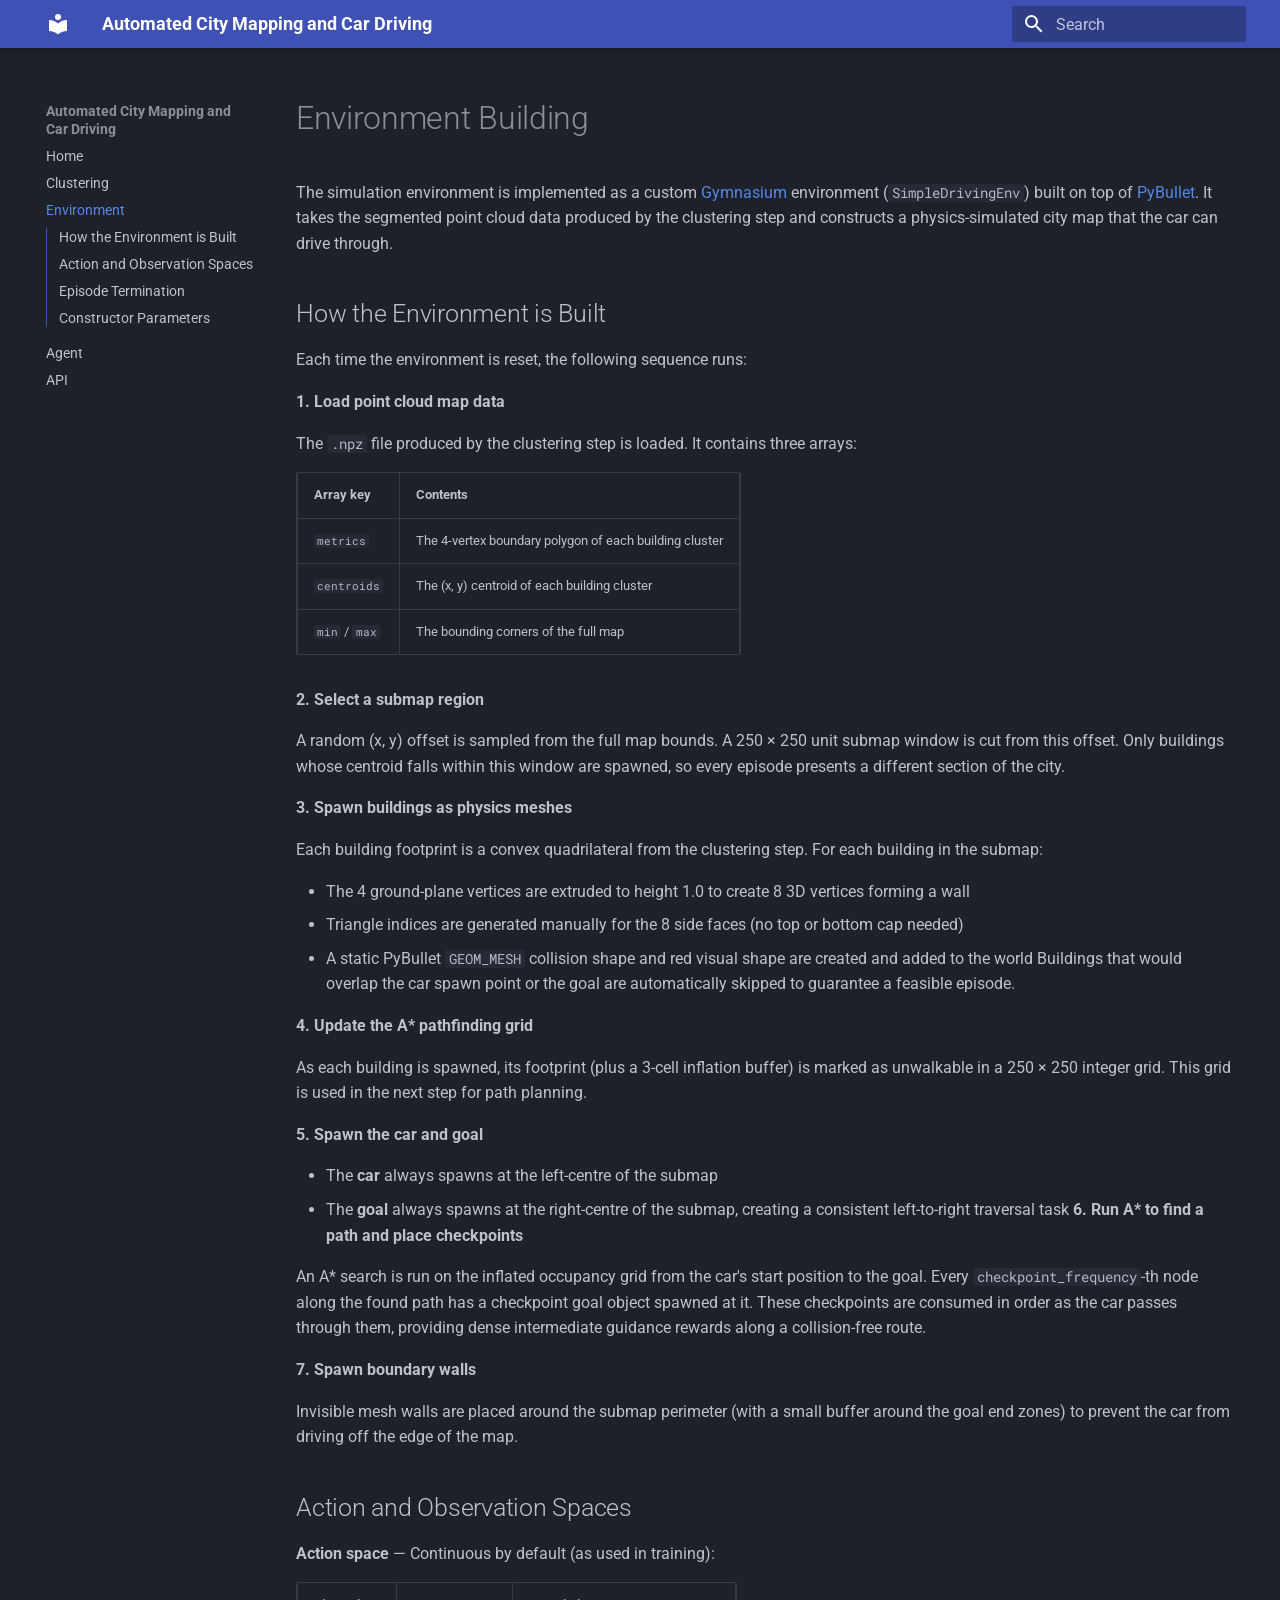
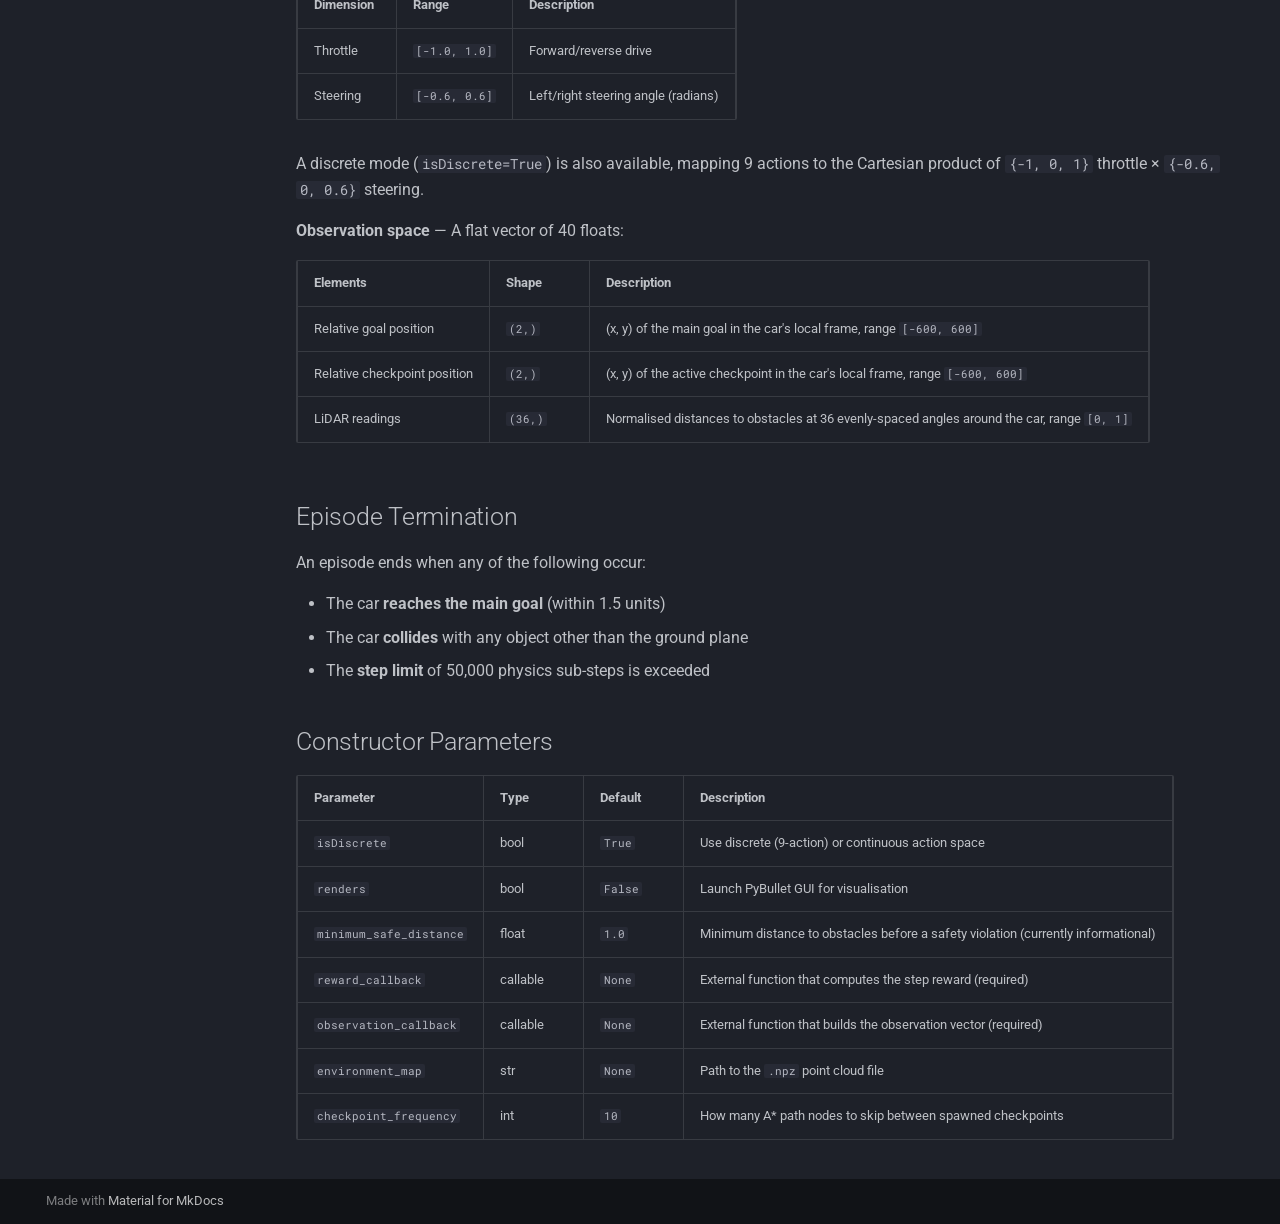
<file: environment/index.html>
<!doctype html>
<html lang="en" class="no-js">
  <head>
    
      <meta charset="utf-8">
      <meta name="viewport" content="width=device-width,initial-scale=1">
      
      
      
      
        <link rel="prev" href="../clustering/">
      
      
        <link rel="next" href="../car/">
      
      
        
      
      
      <link rel="icon" href="../assets/images/favicon.png">
      <meta name="generator" content="mkdocs-1.6.1, mkdocs-material-9.7.6">
    
    
      
        <title>Environment - Automated City Mapping and Car Driving</title>
      
    
    
      <link rel="stylesheet" href="../assets/stylesheets/main.484c7ddc.min.css">
      
        
        <link rel="stylesheet" href="../assets/stylesheets/palette.ab4e12ef.min.css">
      
      


    
    
      
    
    
      
        
        
        <link rel="preconnect" href="https://fonts.gstatic.com" crossorigin>
        <link rel="stylesheet" href="https://fonts.googleapis.com/css?family=Roboto:300,300i,400,400i,700,700i%7CRoboto+Mono:400,400i,700,700i&display=fallback">
        <style>:root{--md-text-font:"Roboto";--md-code-font:"Roboto Mono"}</style>
      
    
    
      <link rel="stylesheet" href="../assets/_mkdocstrings.css">
    
      <link rel="stylesheet" href="../stylesheets/extra.css">
    
    <script>__md_scope=new URL("..",location),__md_hash=e=>[...e].reduce(((e,_)=>(e<<5)-e+_.charCodeAt(0)),0),__md_get=(e,_=localStorage,t=__md_scope)=>JSON.parse(_.getItem(t.pathname+"."+e)),__md_set=(e,_,t=localStorage,a=__md_scope)=>{try{t.setItem(a.pathname+"."+e,JSON.stringify(_))}catch(e){}}</script>
    
      

    
    
  </head>
  
  
    
    
    
    
    
    <body dir="ltr" data-md-color-scheme="slate" data-md-color-primary="indigo" data-md-color-accent="indigo">
  
    
    <input class="md-toggle" data-md-toggle="drawer" type="checkbox" id="__drawer" autocomplete="off">
    <input class="md-toggle" data-md-toggle="search" type="checkbox" id="__search" autocomplete="off">
    <label class="md-overlay" for="__drawer"></label>
    <div data-md-component="skip">
      
        
        <a href="#environment-building" class="md-skip">
          Skip to content
        </a>
      
    </div>
    <div data-md-component="announce">
      
    </div>
    
    
      

  

<header class="md-header md-header--shadow" data-md-component="header">
  <nav class="md-header__inner md-grid" aria-label="Header">
    <a href=".." title="Automated City Mapping and Car Driving" class="md-header__button md-logo" aria-label="Automated City Mapping and Car Driving" data-md-component="logo">
      
  
  <svg xmlns="http://www.w3.org/2000/svg" viewBox="0 0 24 24"><path d="M12 8a3 3 0 0 0 3-3 3 3 0 0 0-3-3 3 3 0 0 0-3 3 3 3 0 0 0 3 3m0 3.54C9.64 9.35 6.5 8 3 8v11c3.5 0 6.64 1.35 9 3.54 2.36-2.19 5.5-3.54 9-3.54V8c-3.5 0-6.64 1.35-9 3.54"/></svg>

    </a>
    <label class="md-header__button md-icon" for="__drawer">
      
      <svg xmlns="http://www.w3.org/2000/svg" viewBox="0 0 24 24"><path d="M3 6h18v2H3zm0 5h18v2H3zm0 5h18v2H3z"/></svg>
    </label>
    <div class="md-header__title" data-md-component="header-title">
      <div class="md-header__ellipsis">
        <div class="md-header__topic">
          <span class="md-ellipsis">
            Automated City Mapping and Car Driving
          </span>
        </div>
        <div class="md-header__topic" data-md-component="header-topic">
          <span class="md-ellipsis">
            
              Environment
            
          </span>
        </div>
      </div>
    </div>
    
      
    
    
    
    
      
      
        <label class="md-header__button md-icon" for="__search">
          
          <svg xmlns="http://www.w3.org/2000/svg" viewBox="0 0 24 24"><path d="M9.5 3A6.5 6.5 0 0 1 16 9.5c0 1.61-.59 3.09-1.56 4.23l.27.27h.79l5 5-1.5 1.5-5-5v-.79l-.27-.27A6.52 6.52 0 0 1 9.5 16 6.5 6.5 0 0 1 3 9.5 6.5 6.5 0 0 1 9.5 3m0 2C7 5 5 7 5 9.5S7 14 9.5 14 14 12 14 9.5 12 5 9.5 5"/></svg>
        </label>
        <div class="md-search" data-md-component="search" role="dialog">
  <label class="md-search__overlay" for="__search"></label>
  <div class="md-search__inner" role="search">
    <form class="md-search__form" name="search">
      <input type="text" class="md-search__input" name="query" aria-label="Search" placeholder="Search" autocapitalize="off" autocorrect="off" autocomplete="off" spellcheck="false" data-md-component="search-query" required>
      <label class="md-search__icon md-icon" for="__search">
        
        <svg xmlns="http://www.w3.org/2000/svg" viewBox="0 0 24 24"><path d="M9.5 3A6.5 6.5 0 0 1 16 9.5c0 1.61-.59 3.09-1.56 4.23l.27.27h.79l5 5-1.5 1.5-5-5v-.79l-.27-.27A6.52 6.52 0 0 1 9.5 16 6.5 6.5 0 0 1 3 9.5 6.5 6.5 0 0 1 9.5 3m0 2C7 5 5 7 5 9.5S7 14 9.5 14 14 12 14 9.5 12 5 9.5 5"/></svg>
        
        <svg xmlns="http://www.w3.org/2000/svg" viewBox="0 0 24 24"><path d="M20 11v2H8l5.5 5.5-1.42 1.42L4.16 12l7.92-7.92L13.5 5.5 8 11z"/></svg>
      </label>
      <nav class="md-search__options" aria-label="Search">
        
        <button type="reset" class="md-search__icon md-icon" title="Clear" aria-label="Clear" tabindex="-1">
          
          <svg xmlns="http://www.w3.org/2000/svg" viewBox="0 0 24 24"><path d="M19 6.41 17.59 5 12 10.59 6.41 5 5 6.41 10.59 12 5 17.59 6.41 19 12 13.41 17.59 19 19 17.59 13.41 12z"/></svg>
        </button>
      </nav>
      
    </form>
    <div class="md-search__output">
      <div class="md-search__scrollwrap" tabindex="0" data-md-scrollfix>
        <div class="md-search-result" data-md-component="search-result">
          <div class="md-search-result__meta">
            Initializing search
          </div>
          <ol class="md-search-result__list" role="presentation"></ol>
        </div>
      </div>
    </div>
  </div>
</div>
      
    
    
  </nav>
  
</header>
    
    <div class="md-container" data-md-component="container">
      
      
        
          
        
      
      <main class="md-main" data-md-component="main">
        <div class="md-main__inner md-grid">
          
            
              
              <div class="md-sidebar md-sidebar--primary" data-md-component="sidebar" data-md-type="navigation" >
                <div class="md-sidebar__scrollwrap">
                  <div class="md-sidebar__inner">
                    



  

<nav class="md-nav md-nav--primary md-nav--integrated" aria-label="Navigation" data-md-level="0">
  <label class="md-nav__title" for="__drawer">
    <a href=".." title="Automated City Mapping and Car Driving" class="md-nav__button md-logo" aria-label="Automated City Mapping and Car Driving" data-md-component="logo">
      
  
  <svg xmlns="http://www.w3.org/2000/svg" viewBox="0 0 24 24"><path d="M12 8a3 3 0 0 0 3-3 3 3 0 0 0-3-3 3 3 0 0 0-3 3 3 3 0 0 0 3 3m0 3.54C9.64 9.35 6.5 8 3 8v11c3.5 0 6.64 1.35 9 3.54 2.36-2.19 5.5-3.54 9-3.54V8c-3.5 0-6.64 1.35-9 3.54"/></svg>

    </a>
    Automated City Mapping and Car Driving
  </label>
  
  <ul class="md-nav__list" data-md-scrollfix>
    
      
      
  
  
  
  
    <li class="md-nav__item">
      <a href=".." class="md-nav__link">
        
  
  
  <span class="md-ellipsis">
    
  
    Home
  

    
  </span>
  
  

      </a>
    </li>
  

    
      
      
  
  
  
  
    <li class="md-nav__item">
      <a href="../clustering/" class="md-nav__link">
        
  
  
  <span class="md-ellipsis">
    
  
    Clustering
  

    
  </span>
  
  

      </a>
    </li>
  

    
      
      
  
  
    
  
  
  
    <li class="md-nav__item md-nav__item--active">
      
      <input class="md-nav__toggle md-toggle" type="checkbox" id="__toc">
      
      
        
      
      
        <label class="md-nav__link md-nav__link--active" for="__toc">
          
  
  
  <span class="md-ellipsis">
    
  
    Environment
  

    
  </span>
  
  

          <span class="md-nav__icon md-icon"></span>
        </label>
      
      <a href="./" class="md-nav__link md-nav__link--active">
        
  
  
  <span class="md-ellipsis">
    
  
    Environment
  

    
  </span>
  
  

      </a>
      
        

<nav class="md-nav md-nav--secondary" aria-label="Table of contents">
  
  
  
    
  
  
    <label class="md-nav__title" for="__toc">
      <span class="md-nav__icon md-icon"></span>
      Table of contents
    </label>
    <ul class="md-nav__list" data-md-component="toc" data-md-scrollfix>
      
        <li class="md-nav__item">
  <a href="#how-the-environment-is-built" class="md-nav__link">
    <span class="md-ellipsis">
      
        How the Environment is Built
      
    </span>
  </a>
  
</li>
      
        <li class="md-nav__item">
  <a href="#action-and-observation-spaces" class="md-nav__link">
    <span class="md-ellipsis">
      
        Action and Observation Spaces
      
    </span>
  </a>
  
</li>
      
        <li class="md-nav__item">
  <a href="#episode-termination" class="md-nav__link">
    <span class="md-ellipsis">
      
        Episode Termination
      
    </span>
  </a>
  
</li>
      
        <li class="md-nav__item">
  <a href="#constructor-parameters" class="md-nav__link">
    <span class="md-ellipsis">
      
        Constructor Parameters
      
    </span>
  </a>
  
</li>
      
    </ul>
  
</nav>
      
    </li>
  

    
      
      
  
  
  
  
    <li class="md-nav__item">
      <a href="../car/" class="md-nav__link">
        
  
  
  <span class="md-ellipsis">
    
  
    Agent
  

    
  </span>
  
  

      </a>
    </li>
  

    
      
      
  
  
  
  
    <li class="md-nav__item">
      <a href="../api/" class="md-nav__link">
        
  
  
  <span class="md-ellipsis">
    
  
    API
  

    
  </span>
  
  

      </a>
    </li>
  

    
  </ul>
</nav>
                  </div>
                </div>
              </div>
            
            
          
          
            <div class="md-content" data-md-component="content">
              
              <article class="md-content__inner md-typeset">
                
                  



<h1 id="environment-building">Environment Building</h1>
<p>The simulation environment is implemented as a custom <a href="https://gymnasium.farama.org/">Gymnasium</a> environment (<code>SimpleDrivingEnv</code>) built on top of <a href="https://pybullet.org/">PyBullet</a>. It takes the segmented point cloud data produced by the clustering step and constructs a physics-simulated city map that the car can drive through.</p>
<h2 id="how-the-environment-is-built">How the Environment is Built</h2>
<p>Each time the environment is reset, the following sequence runs:</p>
<p><strong>1. Load point cloud map data</strong></p>
<p>The <code>.npz</code> file produced by the clustering step is loaded. It contains three arrays:</p>
<table>
<thead>
<tr>
<th style="text-align: left;">Array key</th>
<th style="text-align: left;">Contents</th>
</tr>
</thead>
<tbody>
<tr>
<td style="text-align: left;"><code>metrics</code></td>
<td style="text-align: left;">The 4-vertex boundary polygon of each building cluster</td>
</tr>
<tr>
<td style="text-align: left;"><code>centroids</code></td>
<td style="text-align: left;">The (x, y) centroid of each building cluster</td>
</tr>
<tr>
<td style="text-align: left;"><code>min</code> / <code>max</code></td>
<td style="text-align: left;">The bounding corners of the full map</td>
</tr>
</tbody>
</table>
<p><strong>2. Select a submap region</strong></p>
<p>A random (x, y) offset is sampled from the full map bounds. A 250 × 250 unit submap window is cut from this offset. Only buildings whose centroid falls within this window are spawned, so every episode presents a different section of the city.</p>
<p><strong>3. Spawn buildings as physics meshes</strong></p>
<p>Each building footprint is a convex quadrilateral from the clustering step. For each building in the submap:</p>
<ul>
<li>The 4 ground-plane vertices are extruded to height 1.0 to create 8 3D vertices forming a wall</li>
<li>Triangle indices are generated manually for the 8 side faces (no top or bottom cap needed)</li>
<li>A static PyBullet <code>GEOM_MESH</code> collision shape and red visual shape are created and added to the world
Buildings that would overlap the car spawn point or the goal are automatically skipped to guarantee a feasible episode.</li>
</ul>
<p><strong>4. Update the A* pathfinding grid</strong></p>
<p>As each building is spawned, its footprint (plus a 3-cell inflation buffer) is marked as unwalkable in a 250 × 250 integer grid. This grid is used in the next step for path planning.</p>
<p><strong>5. Spawn the car and goal</strong></p>
<ul>
<li>The <strong>car</strong> always spawns at the left-centre of the submap</li>
<li>The <strong>goal</strong> always spawns at the right-centre of the submap, creating a consistent left-to-right traversal task
<strong>6. Run A* to find a path and place checkpoints</strong></li>
</ul>
<p>An A* search is run on the inflated occupancy grid from the car's start position to the goal. Every <code>checkpoint_frequency</code>-th node along the found path has a checkpoint goal object spawned at it. These checkpoints are consumed in order as the car passes through them, providing dense intermediate guidance rewards along a collision-free route.</p>
<p><strong>7. Spawn boundary walls</strong></p>
<p>Invisible mesh walls are placed around the submap perimeter (with a small buffer around the goal end zones) to prevent the car from driving off the edge of the map.</p>
<h2 id="action-and-observation-spaces">Action and Observation Spaces</h2>
<p><strong>Action space</strong> — Continuous by default (as used in training):</p>
<table>
<thead>
<tr>
<th style="text-align: left;">Dimension</th>
<th style="text-align: left;">Range</th>
<th style="text-align: left;">Description</th>
</tr>
</thead>
<tbody>
<tr>
<td style="text-align: left;">Throttle</td>
<td style="text-align: left;"><code>[-1.0, 1.0]</code></td>
<td style="text-align: left;">Forward/reverse drive</td>
</tr>
<tr>
<td style="text-align: left;">Steering</td>
<td style="text-align: left;"><code>[-0.6, 0.6]</code></td>
<td style="text-align: left;">Left/right steering angle (radians)</td>
</tr>
</tbody>
</table>
<p>A discrete mode (<code>isDiscrete=True</code>) is also available, mapping 9 actions to the Cartesian product of <code>{-1, 0, 1}</code> throttle × <code>{-0.6, 0, 0.6}</code> steering.</p>
<p><strong>Observation space</strong> — A flat vector of 40 floats:</p>
<table>
<thead>
<tr>
<th style="text-align: left;">Elements</th>
<th style="text-align: left;">Shape</th>
<th style="text-align: left;">Description</th>
</tr>
</thead>
<tbody>
<tr>
<td style="text-align: left;">Relative goal position</td>
<td style="text-align: left;"><code>(2,)</code></td>
<td style="text-align: left;">(x, y) of the main goal in the car's local frame, range <code>[-600, 600]</code></td>
</tr>
<tr>
<td style="text-align: left;">Relative checkpoint position</td>
<td style="text-align: left;"><code>(2,)</code></td>
<td style="text-align: left;">(x, y) of the active checkpoint in the car's local frame, range <code>[-600, 600]</code></td>
</tr>
<tr>
<td style="text-align: left;">LiDAR readings</td>
<td style="text-align: left;"><code>(36,)</code></td>
<td style="text-align: left;">Normalised distances to obstacles at 36 evenly-spaced angles around the car, range <code>[0, 1]</code></td>
</tr>
</tbody>
</table>
<h2 id="episode-termination">Episode Termination</h2>
<p>An episode ends when any of the following occur:</p>
<ul>
<li>The car <strong>reaches the main goal</strong> (within 1.5 units)</li>
<li>The car <strong>collides</strong> with any object other than the ground plane</li>
<li>The <strong>step limit</strong> of 50,000 physics sub-steps is exceeded</li>
</ul>
<h2 id="constructor-parameters">Constructor Parameters</h2>
<table>
<thead>
<tr>
<th style="text-align: left;">Parameter</th>
<th style="text-align: left;">Type</th>
<th style="text-align: left;">Default</th>
<th style="text-align: left;">Description</th>
</tr>
</thead>
<tbody>
<tr>
<td style="text-align: left;"><code>isDiscrete</code></td>
<td style="text-align: left;">bool</td>
<td style="text-align: left;"><code>True</code></td>
<td style="text-align: left;">Use discrete (9-action) or continuous action space</td>
</tr>
<tr>
<td style="text-align: left;"><code>renders</code></td>
<td style="text-align: left;">bool</td>
<td style="text-align: left;"><code>False</code></td>
<td style="text-align: left;">Launch PyBullet GUI for visualisation</td>
</tr>
<tr>
<td style="text-align: left;"><code>minimum_safe_distance</code></td>
<td style="text-align: left;">float</td>
<td style="text-align: left;"><code>1.0</code></td>
<td style="text-align: left;">Minimum distance to obstacles before a safety violation (currently informational)</td>
</tr>
<tr>
<td style="text-align: left;"><code>reward_callback</code></td>
<td style="text-align: left;">callable</td>
<td style="text-align: left;"><code>None</code></td>
<td style="text-align: left;">External function that computes the step reward (required)</td>
</tr>
<tr>
<td style="text-align: left;"><code>observation_callback</code></td>
<td style="text-align: left;">callable</td>
<td style="text-align: left;"><code>None</code></td>
<td style="text-align: left;">External function that builds the observation vector (required)</td>
</tr>
<tr>
<td style="text-align: left;"><code>environment_map</code></td>
<td style="text-align: left;">str</td>
<td style="text-align: left;"><code>None</code></td>
<td style="text-align: left;">Path to the <code>.npz</code> point cloud file</td>
</tr>
<tr>
<td style="text-align: left;"><code>checkpoint_frequency</code></td>
<td style="text-align: left;">int</td>
<td style="text-align: left;"><code>10</code></td>
<td style="text-align: left;">How many A* path nodes to skip between spawned checkpoints</td>
</tr>
</tbody>
</table>












                
              </article>
            </div>
          
          
<script>var target=document.getElementById(location.hash.slice(1));target&&target.name&&(target.checked=target.name.startsWith("__tabbed_"))</script>
        </div>
        
      </main>
      
        <footer class="md-footer">
  
  <div class="md-footer-meta md-typeset">
    <div class="md-footer-meta__inner md-grid">
      <div class="md-copyright">
  
  
    Made with
    <a href="https://squidfunk.github.io/mkdocs-material/" target="_blank" rel="noopener">
      Material for MkDocs
    </a>
  
</div>
      
    </div>
  </div>
</footer>
      
    </div>
    <div class="md-dialog" data-md-component="dialog">
      <div class="md-dialog__inner md-typeset"></div>
    </div>
    
    
    
      
      
      <script id="__config" type="application/json">{"annotate": null, "base": "..", "features": "toc.integrate", "search": "../assets/javascripts/workers/search.2c215733.min.js", "tags": null, "translations": {"clipboard.copied": "Copied to clipboard", "clipboard.copy": "Copy to clipboard", "search.result.more.one": "1 more on this page", "search.result.more.other": "# more on this page", "search.result.none": "No matching documents", "search.result.one": "1 matching document", "search.result.other": "# matching documents", "search.result.placeholder": "Type to start searching", "search.result.term.missing": "Missing", "select.version": "Select version"}, "version": null}</script>
    
    
      <script src="../assets/javascripts/bundle.79ae519e.min.js"></script>
      
    
  </body>
</html>
</file>
<file: assets/_mkdocstrings.css>
/* Avoid breaking parameter names, etc. in table cells. */
.doc-contents td code {
  word-break: normal !important;
}

/* No line break before first paragraph of descriptions. */
.doc-md-description,
.doc-md-description>p:first-child {
  display: inline;
}

/* No text transformation from Material for MkDocs for H5 headings. */
.md-typeset h5 .doc-object-name {
  text-transform: none;
}

/* Max width for docstring sections tables. */
.doc .md-typeset__table,
.doc .md-typeset__table table {
  display: table !important;
  width: 100%;
}

.doc .md-typeset__table tr {
  display: table-row;
}

/* Defaults in Spacy table style. */
.doc-param-default,
.doc-type_param-default {
  float: right;
}

/* Parameter headings must be inline, not blocks. */
.doc-heading-parameter,
.doc-heading-type_parameter {
  display: inline;
}

/* Default font size for parameter headings. */
.md-typeset .doc-heading-parameter {
  font-size: inherit;
}

/* Prefer space on the right, not the left of parameter permalinks. */
.doc-heading-parameter .headerlink,
.doc-heading-type_parameter .headerlink {
  margin-left: 0 !important;
  margin-right: 0.2rem;
}

/* Backward-compatibility: docstring section titles in bold. */
.doc-section-title {
  font-weight: bold;
}

/* Backlinks crumb separator. */
.doc-backlink-crumb {
  display: inline-flex;
  gap: .2rem;
  white-space: nowrap;
  align-items: center;
  vertical-align: middle;
}
.doc-backlink-crumb:not(:first-child)::before {
  background-color: var(--md-default-fg-color--lighter);
  content: "";
  display: inline;
  height: 1rem;
  --md-path-icon: url('data:image/svg+xml;charset=utf-8,<svg xmlns="http://www.w3.org/2000/svg" viewBox="0 0 24 24"><path d="M8.59 16.58 13.17 12 8.59 7.41 10 6l6 6-6 6z"/></svg>');
  -webkit-mask-image: var(--md-path-icon);
  mask-image: var(--md-path-icon);
  width: 1rem;
}
.doc-backlink-crumb.last {
  font-weight: bold;
}

/* Symbols in Navigation and ToC. */
:root, :host,
[data-md-color-scheme="default"] {
  --doc-symbol-parameter-fg-color: #df50af;
  --doc-symbol-type_parameter-fg-color: #df50af;
  --doc-symbol-attribute-fg-color: #953800;
  --doc-symbol-function-fg-color: #8250df;
  --doc-symbol-method-fg-color: #8250df;
  --doc-symbol-class-fg-color: #0550ae;
  --doc-symbol-type_alias-fg-color: #0550ae;
  --doc-symbol-module-fg-color: #5cad0f;

  --doc-symbol-parameter-bg-color: #df50af1a;
  --doc-symbol-type_parameter-bg-color: #df50af1a;
  --doc-symbol-attribute-bg-color: #9538001a;
  --doc-symbol-function-bg-color: #8250df1a;
  --doc-symbol-method-bg-color: #8250df1a;
  --doc-symbol-class-bg-color: #0550ae1a;
  --doc-symbol-type_alias-bg-color: #0550ae1a;
  --doc-symbol-module-bg-color: #5cad0f1a;
}

[data-md-color-scheme="slate"] {
  --doc-symbol-parameter-fg-color: #ffa8cc;
  --doc-symbol-type_parameter-fg-color: #ffa8cc;
  --doc-symbol-attribute-fg-color: #ffa657;
  --doc-symbol-function-fg-color: #d2a8ff;
  --doc-symbol-method-fg-color: #d2a8ff;
  --doc-symbol-class-fg-color: #79c0ff;
  --doc-symbol-type_alias-fg-color: #79c0ff;
  --doc-symbol-module-fg-color: #baff79;

  --doc-symbol-parameter-bg-color: #ffa8cc1a;
  --doc-symbol-type_parameter-bg-color: #ffa8cc1a;
  --doc-symbol-attribute-bg-color: #ffa6571a;
  --doc-symbol-function-bg-color: #d2a8ff1a;
  --doc-symbol-method-bg-color: #d2a8ff1a;
  --doc-symbol-class-bg-color: #79c0ff1a;
  --doc-symbol-type_alias-bg-color: #79c0ff1a;
  --doc-symbol-module-bg-color: #baff791a;
}

code.doc-symbol {
  border-radius: .1rem;
  font-size: .85em;
  padding: 0 .3em;
  font-weight: bold;
}

code.doc-symbol-parameter,
a code.doc-symbol-parameter {
  color: var(--doc-symbol-parameter-fg-color);
  background-color: var(--doc-symbol-parameter-bg-color);
}

code.doc-symbol-parameter::after {
  content: "param";
}

code.doc-symbol-type_parameter,
a code.doc-symbol-type_parameter {
  color: var(--doc-symbol-type_parameter-fg-color);
  background-color: var(--doc-symbol-type_parameter-bg-color);
}

code.doc-symbol-type_parameter::after {
  content: "type-param";
}

code.doc-symbol-attribute,
a code.doc-symbol-attribute {
  color: var(--doc-symbol-attribute-fg-color);
  background-color: var(--doc-symbol-attribute-bg-color);
}

code.doc-symbol-attribute::after {
  content: "attr";
}

code.doc-symbol-function,
a code.doc-symbol-function {
  color: var(--doc-symbol-function-fg-color);
  background-color: var(--doc-symbol-function-bg-color);
}

code.doc-symbol-function::after {
  content: "func";
}

code.doc-symbol-method,
a code.doc-symbol-method {
  color: var(--doc-symbol-method-fg-color);
  background-color: var(--doc-symbol-method-bg-color);
}

code.doc-symbol-method::after {
  content: "meth";
}

code.doc-symbol-class,
a code.doc-symbol-class {
  color: var(--doc-symbol-class-fg-color);
  background-color: var(--doc-symbol-class-bg-color);
}

code.doc-symbol-class::after {
  content: "class";
}


code.doc-symbol-type_alias,
a code.doc-symbol-type_alias {
  color: var(--doc-symbol-type_alias-fg-color);
  background-color: var(--doc-symbol-type_alias-bg-color);
}

code.doc-symbol-type_alias::after {
  content: "type";
}

code.doc-symbol-module,
a code.doc-symbol-module {
  color: var(--doc-symbol-module-fg-color);
  background-color: var(--doc-symbol-module-bg-color);
}

code.doc-symbol-module::after {
  content: "mod";
}

.doc-signature .autorefs {
  color: inherit;
  border-bottom: 1px dotted currentcolor;
}

/* Source code blocks (admonitions). */
:root {
  --md-admonition-icon--mkdocstrings-source: url('data:image/svg+xml;charset=utf-8,<svg xmlns="http://www.w3.org/2000/svg" viewBox="0 0 24 24"><path d="M15.22 4.97a.75.75 0 0 1 1.06 0l6.5 6.5a.75.75 0 0 1 0 1.06l-6.5 6.5a.749.749 0 0 1-1.275-.326.75.75 0 0 1 .215-.734L21.19 12l-5.97-5.97a.75.75 0 0 1 0-1.06m-6.44 0a.75.75 0 0 1 0 1.06L2.81 12l5.97 5.97a.749.749 0 0 1-.326 1.275.75.75 0 0 1-.734-.215l-6.5-6.5a.75.75 0 0 1 0-1.06l6.5-6.5a.75.75 0 0 1 1.06 0"/></svg>')
}
.md-typeset .admonition.mkdocstrings-source,
.md-typeset details.mkdocstrings-source {
  border: none;
  padding: 0;
}
.md-typeset .admonition.mkdocstrings-source:focus-within,
.md-typeset details.mkdocstrings-source:focus-within {
  box-shadow: none;
}
.md-typeset .mkdocstrings-source > .admonition-title,
.md-typeset .mkdocstrings-source > summary {
  background-color: inherit;
}
.md-typeset .mkdocstrings-source > .admonition-title::before,
.md-typeset .mkdocstrings-source > summary::before {
  background-color: var(--md-default-fg-color);
  -webkit-mask-image: var(--md-admonition-icon--mkdocstrings-source);
          mask-image: var(--md-admonition-icon--mkdocstrings-source);
}
</file>
<file: stylesheets/extra.css>
.md-typeset table:not([class]) th, 
.md-typeset table:not([class]) td {
  border-right: 1px solid var(--md-typeset-table-color, rgba(255, 255, 255, 0.12));
}

.md-typeset table:not([class]) th:first-child, 
.md-typeset table:not([class]) td:first-child {
  border-left: 1px solid var(--md-typeset-table-color, rgba(255, 255, 255, 0.12));
}

.md-typeset table:not([class]) tbody tr {
  border-bottom: 1px solid var(--md-typeset-table-color, rgba(255, 255, 255, 0.12));
}
</file>
<file: assets/stylesheets/main.484c7ddc.min.css>
@charset "UTF-8";html{-webkit-text-size-adjust:none;-moz-text-size-adjust:none;text-size-adjust:none;box-sizing:border-box}*,:after,:before{box-sizing:inherit}@media (prefers-reduced-motion){*,:after,:before{transition:none!important}}body{margin:0}a,button,input,label{-webkit-tap-highlight-color:transparent}a{color:inherit;text-decoration:none}hr{border:0;box-sizing:initial;display:block;height:.05rem;overflow:visible;padding:0}small{font-size:80%}sub,sup{line-height:1em}img{border-style:none}table{border-collapse:initial;border-spacing:0}td,th{font-weight:400;vertical-align:top}button{background:#0000;border:0;font-family:inherit;font-size:inherit;margin:0;padding:0}input{border:0;outline:none}:root{--md-primary-fg-color:#4051b5;--md-primary-fg-color--light:#5d6cc0;--md-primary-fg-color--dark:#303fa1;--md-primary-bg-color:#fff;--md-primary-bg-color--light:#ffffffb3;--md-accent-fg-color:#526cfe;--md-accent-fg-color--transparent:#526cfe1a;--md-accent-bg-color:#fff;--md-accent-bg-color--light:#ffffffb3}[data-md-color-scheme=default]{color-scheme:light}[data-md-color-scheme=default] img[src$="#gh-dark-mode-only"],[data-md-color-scheme=default] img[src$="#only-dark"]{display:none}:root,[data-md-color-scheme=default]{--md-hue:225deg;--md-default-fg-color:#000000de;--md-default-fg-color--light:#0000008a;--md-default-fg-color--lighter:#00000052;--md-default-fg-color--lightest:#00000012;--md-default-bg-color:#fff;--md-default-bg-color--light:#ffffffb3;--md-default-bg-color--lighter:#ffffff4d;--md-default-bg-color--lightest:#ffffff1f;--md-code-fg-color:#36464e;--md-code-bg-color:#f5f5f5;--md-code-bg-color--light:#f5f5f5b3;--md-code-bg-color--lighter:#f5f5f54d;--md-code-hl-color:#4287ff;--md-code-hl-color--light:#4287ff1a;--md-code-hl-number-color:#d52a2a;--md-code-hl-special-color:#db1457;--md-code-hl-function-color:#a846b9;--md-code-hl-constant-color:#6e59d9;--md-code-hl-keyword-color:#3f6ec6;--md-code-hl-string-color:#1c7d4d;--md-code-hl-name-color:var(--md-code-fg-color);--md-code-hl-operator-color:var(--md-default-fg-color--light);--md-code-hl-punctuation-color:var(--md-default-fg-color--light);--md-code-hl-comment-color:var(--md-default-fg-color--light);--md-code-hl-generic-color:var(--md-default-fg-color--light);--md-code-hl-variable-color:var(--md-default-fg-color--light);--md-typeset-color:var(--md-default-fg-color);--md-typeset-a-color:var(--md-primary-fg-color);--md-typeset-del-color:#f5503d26;--md-typeset-ins-color:#0bd57026;--md-typeset-kbd-color:#fafafa;--md-typeset-kbd-accent-color:#fff;--md-typeset-kbd-border-color:#b8b8b8;--md-typeset-mark-color:#ffff0080;--md-typeset-table-color:#0000001f;--md-typeset-table-color--light:rgba(0,0,0,.035);--md-admonition-fg-color:var(--md-default-fg-color);--md-admonition-bg-color:var(--md-default-bg-color);--md-warning-fg-color:#000000de;--md-warning-bg-color:#ff9;--md-footer-fg-color:#fff;--md-footer-fg-color--light:#ffffffb3;--md-footer-fg-color--lighter:#ffffff73;--md-footer-bg-color:#000000de;--md-footer-bg-color--dark:#00000052;--md-shadow-z1:0 0.2rem 0.5rem #0000000d,0 0 0.05rem #0000001a;--md-shadow-z2:0 0.2rem 0.5rem #0000001a,0 0 0.05rem #00000040;--md-shadow-z3:0 0.2rem 0.5rem #0003,0 0 0.05rem #00000059}.md-icon svg{fill:currentcolor;display:block;height:1.2rem;width:1.2rem}body{-webkit-font-smoothing:antialiased;-moz-osx-font-smoothing:grayscale;--md-text-font-family:var(--md-text-font,_),-apple-system,BlinkMacSystemFont,Helvetica,Arial,sans-serif;--md-code-font-family:var(--md-code-font,_),SFMono-Regular,Consolas,Menlo,monospace}aside,body,input{font-feature-settings:"kern","liga";color:var(--md-typeset-color);font-family:var(--md-text-font-family)}code,kbd,pre{font-feature-settings:"kern";font-family:var(--md-code-font-family)}:root{--md-typeset-table-sort-icon:url('data:image/svg+xml;charset=utf-8,<svg xmlns="http://www.w3.org/2000/svg" viewBox="0 0 24 24"><path d="m18 21-4-4h3V7h-3l4-4 4 4h-3v10h3M2 19v-2h10v2M2 13v-2h7v2M2 7V5h4v2z"/></svg>');--md-typeset-table-sort-icon--asc:url('data:image/svg+xml;charset=utf-8,<svg xmlns="http://www.w3.org/2000/svg" viewBox="0 0 24 24"><path d="M19 17h3l-4 4-4-4h3V3h2M2 17h10v2H2M6 5v2H2V5m0 6h7v2H2z"/></svg>');--md-typeset-table-sort-icon--desc:url('data:image/svg+xml;charset=utf-8,<svg xmlns="http://www.w3.org/2000/svg" viewBox="0 0 24 24"><path d="M19 7h3l-4-4-4 4h3v14h2M2 17h10v2H2M6 5v2H2V5m0 6h7v2H2z"/></svg>')}.md-typeset{-webkit-print-color-adjust:exact;color-adjust:exact;font-size:.8rem;line-height:1.6;overflow-wrap:break-word}@media print{.md-typeset{font-size:.68rem}}.md-typeset blockquote,.md-typeset dl,.md-typeset figure,.md-typeset ol,.md-typeset pre,.md-typeset ul{margin-bottom:1em;margin-top:1em}.md-typeset h1{color:var(--md-default-fg-color--light);font-size:2em;line-height:1.3;margin:0 0 1.25em}.md-typeset h1,.md-typeset h2{font-weight:300;letter-spacing:-.01em}.md-typeset h2{font-size:1.5625em;line-height:1.4;margin:1.6em 0 .64em}.md-typeset h3{font-size:1.25em;font-weight:400;letter-spacing:-.01em;line-height:1.5;margin:1.6em 0 .8em}.md-typeset h2+h3{margin-top:.8em}.md-typeset h4{font-weight:700;letter-spacing:-.01em;margin:1em 0}.md-typeset h5,.md-typeset h6{color:var(--md-default-fg-color--light);font-size:.8em;font-weight:700;letter-spacing:-.01em;margin:1.25em 0}.md-typeset h5{text-transform:uppercase}.md-typeset h5 code{text-transform:none}.md-typeset hr{border-bottom:.05rem solid var(--md-default-fg-color--lightest);display:flow-root;margin:1.5em 0}.md-typeset a{color:var(--md-typeset-a-color);word-break:break-word}.md-typeset a,.md-typeset a:before{transition:color 125ms}.md-typeset a:focus,.md-typeset a:hover{color:var(--md-accent-fg-color)}.md-typeset a:focus code,.md-typeset a:hover code{background-color:var(--md-accent-fg-color--transparent);color:var(--md-accent-fg-color)}.md-typeset a code{color:var(--md-typeset-a-color)}.md-typeset a.focus-visible{outline-color:var(--md-accent-fg-color);outline-offset:.2rem}.md-typeset code,.md-typeset kbd,.md-typeset pre{color:var(--md-code-fg-color);direction:ltr;font-variant-ligatures:none;transition:background-color 125ms}@media print{.md-typeset code,.md-typeset kbd,.md-typeset pre{white-space:pre-wrap}}.md-typeset code{background-color:var(--md-code-bg-color);border-radius:.1rem;-webkit-box-decoration-break:clone;box-decoration-break:clone;font-size:.85em;padding:0 .2941176471em;transition:color 125ms,background-color 125ms;word-break:break-word}.md-typeset code:not(.focus-visible){-webkit-tap-highlight-color:transparent;outline:none}.md-typeset pre{display:flow-root;line-height:1.4;position:relative}.md-typeset pre>code{-webkit-box-decoration-break:slice;box-decoration-break:slice;box-shadow:none;display:block;margin:0;outline-color:var(--md-accent-fg-color);overflow:auto;padding:.7720588235em 1.1764705882em;scrollbar-color:var(--md-default-fg-color--lighter) #0000;scrollbar-width:thin;touch-action:auto;word-break:normal}.md-typeset pre>code:hover{scrollbar-color:var(--md-accent-fg-color) #0000}.md-typeset pre>code::-webkit-scrollbar{height:.2rem;width:.2rem}.md-typeset pre>code::-webkit-scrollbar-thumb{background-color:var(--md-default-fg-color--lighter)}.md-typeset pre>code::-webkit-scrollbar-thumb:hover{background-color:var(--md-accent-fg-color)}.md-typeset kbd{background-color:var(--md-typeset-kbd-color);border-radius:.1rem;box-shadow:0 .1rem 0 .05rem var(--md-typeset-kbd-border-color),0 .1rem 0 var(--md-typeset-kbd-border-color),0 -.1rem .2rem var(--md-typeset-kbd-accent-color) inset;color:var(--md-default-fg-color);display:inline-block;font-size:.75em;padding:0 .6666666667em;vertical-align:text-top;word-break:break-word}.md-typeset mark{background-color:var(--md-typeset-mark-color);-webkit-box-decoration-break:clone;box-decoration-break:clone;color:inherit;word-break:break-word}.md-typeset abbr{cursor:help;text-decoration:none}.md-typeset [data-preview],.md-typeset abbr{border-bottom:.05rem dotted var(--md-default-fg-color--light)}.md-typeset small{opacity:.75}[dir=ltr] .md-typeset sub,[dir=ltr] .md-typeset sup{margin-left:.078125em}[dir=rtl] .md-typeset sub,[dir=rtl] .md-typeset sup{margin-right:.078125em}[dir=ltr] .md-typeset blockquote{padding-left:.6rem}[dir=rtl] .md-typeset blockquote{padding-right:.6rem}[dir=ltr] .md-typeset blockquote{border-left:.2rem solid var(--md-default-fg-color--lighter)}[dir=rtl] .md-typeset blockquote{border-right:.2rem solid var(--md-default-fg-color--lighter)}.md-typeset blockquote{color:var(--md-default-fg-color--light);margin-left:0;margin-right:0}.md-typeset ul{list-style-type:disc}.md-typeset ul[type]{list-style-type:revert-layer}[dir=ltr] .md-typeset ol,[dir=ltr] .md-typeset ul{margin-left:.625em}[dir=rtl] .md-typeset ol,[dir=rtl] .md-typeset ul{margin-right:.625em}.md-typeset ol,.md-typeset ul{padding:0}.md-typeset ol:not([hidden]),.md-typeset ul:not([hidden]){display:flow-root}.md-typeset ol ol,.md-typeset ul ol{list-style-type:lower-alpha}.md-typeset ol ol ol,.md-typeset ul ol ol{list-style-type:lower-roman}.md-typeset ol ol ol ol,.md-typeset ul ol ol ol{list-style-type:upper-alpha}.md-typeset ol ol ol ol ol,.md-typeset ul ol ol ol ol{list-style-type:upper-roman}.md-typeset ol[type],.md-typeset ul[type]{list-style-type:revert-layer}[dir=ltr] .md-typeset ol li,[dir=ltr] .md-typeset ul li{margin-left:1.25em}[dir=rtl] .md-typeset ol li,[dir=rtl] .md-typeset ul li{margin-right:1.25em}.md-typeset ol li,.md-typeset ul li{margin-bottom:.5em}.md-typeset ol li blockquote,.md-typeset ol li p,.md-typeset ul li blockquote,.md-typeset ul li p{margin:.5em 0}.md-typeset ol li:last-child,.md-typeset ul li:last-child{margin-bottom:0}[dir=ltr] .md-typeset ol li ol,[dir=ltr] .md-typeset ol li ul,[dir=ltr] .md-typeset ul li ol,[dir=ltr] .md-typeset ul li ul{margin-left:.625em}[dir=rtl] .md-typeset ol li ol,[dir=rtl] .md-typeset ol li ul,[dir=rtl] .md-typeset ul li ol,[dir=rtl] .md-typeset ul li ul{margin-right:.625em}.md-typeset ol li ol,.md-typeset ol li ul,.md-typeset ul li ol,.md-typeset ul li ul{margin-bottom:.5em;margin-top:.5em}[dir=ltr] .md-typeset dd{margin-left:1.875em}[dir=rtl] .md-typeset dd{margin-right:1.875em}.md-typeset dd{margin-bottom:1.5em;margin-top:1em}.md-typeset img,.md-typeset svg,.md-typeset video{height:auto;max-width:100%}.md-typeset img[align=left]{margin:1em 1em 1em 0}.md-typeset img[align=right]{margin:1em 0 1em 1em}.md-typeset img[align]:only-child{margin-top:0}.md-typeset figure{display:flow-root;margin:1em auto;max-width:100%;text-align:center;width:fit-content}.md-typeset figure img{display:block;margin:0 auto}.md-typeset figcaption{font-style:italic;margin:1em auto;max-width:24rem}.md-typeset iframe{max-width:100%}.md-typeset table:not([class]){background-color:var(--md-default-bg-color);border:.05rem solid var(--md-typeset-table-color);border-radius:.1rem;display:inline-block;font-size:.64rem;max-width:100%;overflow:auto;touch-action:auto}@media print{.md-typeset table:not([class]){display:table}}.md-typeset table:not([class])+*{margin-top:1.5em}.md-typeset table:not([class]) td>:first-child,.md-typeset table:not([class]) th>:first-child{margin-top:0}.md-typeset table:not([class]) td>:last-child,.md-typeset table:not([class]) th>:last-child{margin-bottom:0}.md-typeset table:not([class]) td:not([align]),.md-typeset table:not([class]) th:not([align]){text-align:left}[dir=rtl] .md-typeset table:not([class]) td:not([align]),[dir=rtl] .md-typeset table:not([class]) th:not([align]){text-align:right}.md-typeset table:not([class]) th{font-weight:700;min-width:5rem;padding:.9375em 1.25em;vertical-align:top}.md-typeset table:not([class]) td{border-top:.05rem solid var(--md-typeset-table-color);padding:.9375em 1.25em;vertical-align:top}.md-typeset table:not([class]) tbody tr{transition:background-color 125ms}.md-typeset table:not([class]) tbody tr:hover{background-color:var(--md-typeset-table-color--light);box-shadow:0 .05rem 0 var(--md-default-bg-color) inset}.md-typeset table:not([class]) a{word-break:normal}.md-typeset table th[role=columnheader]{cursor:pointer}[dir=ltr] .md-typeset table th[role=columnheader]:after{margin-left:.5em}[dir=rtl] .md-typeset table th[role=columnheader]:after{margin-right:.5em}.md-typeset table th[role=columnheader]:after{content:"";display:inline-block;height:1.2em;-webkit-mask-image:var(--md-typeset-table-sort-icon);mask-image:var(--md-typeset-table-sort-icon);-webkit-mask-repeat:no-repeat;mask-repeat:no-repeat;-webkit-mask-size:contain;mask-size:contain;transition:background-color 125ms;vertical-align:text-bottom;width:1.2em}.md-typeset table th[role=columnheader]:hover:after{background-color:var(--md-default-fg-color--lighter)}.md-typeset table th[role=columnheader][aria-sort=ascending]:after{background-color:var(--md-default-fg-color--light);-webkit-mask-image:var(--md-typeset-table-sort-icon--asc);mask-image:var(--md-typeset-table-sort-icon--asc)}.md-typeset table th[role=columnheader][aria-sort=descending]:after{background-color:var(--md-default-fg-color--light);-webkit-mask-image:var(--md-typeset-table-sort-icon--desc);mask-image:var(--md-typeset-table-sort-icon--desc)}.md-typeset__scrollwrap{margin:1em -.8rem;overflow-x:auto;touch-action:auto}.md-typeset__table{display:inline-block;margin-bottom:.5em;padding:0 .8rem}@media print{.md-typeset__table{display:block}}html .md-typeset__table table{display:table;margin:0;overflow:hidden;width:100%}@media screen and (max-width:44.984375em){.md-content__inner>pre{margin:1em -.8rem}.md-content__inner>pre code{border-radius:0}}.md-typeset .md-author{border-radius:100%;display:block;flex-shrink:0;height:1.6rem;overflow:hidden;position:relative;transition:color 125ms,transform 125ms;width:1.6rem}.md-typeset .md-author img{display:block}.md-typeset .md-author--more{background:var(--md-default-fg-color--lightest);color:var(--md-default-fg-color--lighter);font-size:.6rem;font-weight:700;line-height:1.6rem;text-align:center}.md-typeset .md-author--long{height:2.4rem;width:2.4rem}.md-typeset a.md-author{transform:scale(1)}.md-typeset a.md-author img{border-radius:100%;filter:grayscale(100%) opacity(75%);transition:filter 125ms}.md-typeset a.md-author:focus,.md-typeset a.md-author:hover{transform:scale(1.1);z-index:1}.md-typeset a.md-author:focus img,.md-typeset a.md-author:hover img{filter:grayscale(0)}.md-banner{background-color:var(--md-footer-bg-color);color:var(--md-footer-fg-color);overflow:auto}@media print{.md-banner{display:none}}.md-banner--warning{background-color:var(--md-warning-bg-color);color:var(--md-warning-fg-color)}.md-banner__inner{font-size:.7rem;margin:.6rem auto;padding:0 .8rem}[dir=ltr] .md-banner__button{float:right}[dir=rtl] .md-banner__button{float:left}.md-banner__button{color:inherit;cursor:pointer;transition:opacity .25s}.no-js .md-banner__button{display:none}.md-banner__button:hover{opacity:.7}html{font-size:125%;height:100%;overflow-x:hidden}@media screen and (min-width:100em){html{font-size:137.5%}}@media screen and (min-width:125em){html{font-size:150%}}body{background-color:var(--md-default-bg-color);display:flex;flex-direction:column;font-size:.5rem;min-height:100%;position:relative;width:100%}@media print{body{display:block}}@media screen and (max-width:59.984375em){body[data-md-scrolllock]{position:fixed}}.md-grid{margin-left:auto;margin-right:auto;max-width:61rem}.md-container{display:flex;flex-direction:column;flex-grow:1}@media print{.md-container{display:block}}.md-main{flex-grow:1}.md-main__inner{display:flex;height:100%;margin-top:1.5rem}.md-ellipsis{overflow:hidden;text-overflow:ellipsis}.md-toggle{display:none}.md-option{height:0;opacity:0;position:absolute;width:0}.md-option:checked+label:not([hidden]){display:block}.md-option.focus-visible+label{outline-color:var(--md-accent-fg-color);outline-style:auto}.md-skip{background-color:var(--md-default-fg-color);border-radius:.1rem;color:var(--md-default-bg-color);font-size:.64rem;margin:.5rem;opacity:0;outline-color:var(--md-accent-fg-color);padding:.3rem .5rem;position:fixed;transform:translateY(.4rem);z-index:-1}.md-skip:focus{opacity:1;transform:translateY(0);transition:transform .25s cubic-bezier(.4,0,.2,1),opacity 175ms 75ms;z-index:10}@page{margin:25mm}:root{--md-clipboard-icon:url('data:image/svg+xml;charset=utf-8,<svg xmlns="http://www.w3.org/2000/svg" viewBox="0 0 24 24"><path d="M19 21H8V7h11m0-2H8a2 2 0 0 0-2 2v14a2 2 0 0 0 2 2h11a2 2 0 0 0 2-2V7a2 2 0 0 0-2-2m-3-4H4a2 2 0 0 0-2 2v14h2V3h12z"/></svg>')}.md-clipboard{border-radius:.1rem;color:var(--md-default-fg-color--lightest);cursor:pointer;height:1.5em;outline-color:var(--md-accent-fg-color);outline-offset:.1rem;transition:color .25s;width:1.5em;z-index:1}@media print{.md-clipboard{display:none}}.md-clipboard:not(.focus-visible){-webkit-tap-highlight-color:transparent;outline:none}:hover>.md-clipboard{color:var(--md-default-fg-color--light)}.md-clipboard:focus,.md-clipboard:hover{color:var(--md-accent-fg-color)}.md-clipboard:after{background-color:currentcolor;content:"";display:block;height:1.125em;margin:0 auto;-webkit-mask-image:var(--md-clipboard-icon);mask-image:var(--md-clipboard-icon);-webkit-mask-position:center;mask-position:center;-webkit-mask-repeat:no-repeat;mask-repeat:no-repeat;-webkit-mask-size:contain;mask-size:contain;width:1.125em}.md-clipboard--inline{cursor:pointer}.md-clipboard--inline code{transition:color .25s,background-color .25s}.md-clipboard--inline:focus code,.md-clipboard--inline:hover code{background-color:var(--md-accent-fg-color--transparent);color:var(--md-accent-fg-color)}:root{--md-code-select-icon:url('data:image/svg+xml;charset=utf-8,<svg xmlns="http://www.w3.org/2000/svg" viewBox="0 0 24 24"><path d="M19 19h-4v2h4c1.1 0 2-.9 2-2v-4h-2m0-12h-4v2h4v4h2V5c0-1.1-.9-2-2-2M5 5h4V3H5c-1.1 0-2 .9-2 2v4h2m0 6H3v4c0 1.1.9 2 2 2h4v-2H5zm2-4h2v2H7zm4 0h2v2h-2zm4 0h2v2h-2zM7 7h2v2H7zm4 0h2v2h-2zm4 0h2v2h-2zm-8 8h2v2H7zm4 0h2v2h-2zm4 0h2v2h-2z"/></svg>');--md-code-copy-icon:url('data:image/svg+xml;charset=utf-8,<svg xmlns="http://www.w3.org/2000/svg" viewBox="0 0 24 24"><path d="M19 21H8V7h11m0-2H8a2 2 0 0 0-2 2v14a2 2 0 0 0 2 2h11a2 2 0 0 0 2-2V7a2 2 0 0 0-2-2m-3-4H4a2 2 0 0 0-2 2v14h2V3h12z"/></svg>')}.md-typeset .md-code__content{display:grid}.md-code__nav{background-color:var(--md-code-bg-color--lighter);border-radius:.1rem;display:flex;gap:.2rem;padding:.2rem;position:absolute;right:.25em;top:.25em;transition:background-color .25s;z-index:1}:hover>.md-code__nav{background-color:var(--md-code-bg-color--light)}.md-code__button{color:var(--md-default-fg-color--lightest);cursor:pointer;display:block;height:1.5em;outline-color:var(--md-accent-fg-color);outline-offset:.1rem;transition:color .25s;width:1.5em}:hover>*>.md-code__button{color:var(--md-default-fg-color--light)}.md-code__button.focus-visible,.md-code__button:hover{color:var(--md-accent-fg-color)}.md-code__button--active{color:var(--md-default-fg-color)!important}.md-code__button:after{background-color:currentcolor;content:"";display:block;height:1.125em;margin:0 auto;-webkit-mask-position:center;mask-position:center;-webkit-mask-repeat:no-repeat;mask-repeat:no-repeat;-webkit-mask-size:contain;mask-size:contain;width:1.125em}.md-code__button[data-md-type=select]:after{-webkit-mask-image:var(--md-code-select-icon);mask-image:var(--md-code-select-icon)}.md-code__button[data-md-type=copy]:after{-webkit-mask-image:var(--md-code-copy-icon);mask-image:var(--md-code-copy-icon)}@keyframes consent{0%{opacity:0;transform:translateY(100%)}to{opacity:1;transform:translateY(0)}}@keyframes overlay{0%{opacity:0}to{opacity:1}}.md-consent__overlay{animation:overlay .25s both;-webkit-backdrop-filter:blur(.1rem);backdrop-filter:blur(.1rem);background-color:#0000008a;height:100%;opacity:1;position:fixed;top:0;width:100%;z-index:5}.md-consent__inner{animation:consent .5s cubic-bezier(.1,.7,.1,1) both;background-color:var(--md-default-bg-color);border:0;border-radius:.1rem;bottom:0;box-shadow:0 0 .2rem #0000001a,0 .2rem .4rem #0003;max-height:100%;overflow:auto;padding:0;position:fixed;width:100%;z-index:5}.md-consent__form{padding:.8rem}.md-consent__settings{display:none;margin:1em 0}input:checked+.md-consent__settings{display:block}.md-consent__controls{margin-bottom:.8rem}.md-typeset .md-consent__controls .md-button{display:inline}@media screen and (max-width:44.984375em){.md-typeset .md-consent__controls .md-button{display:block;margin-top:.4rem;text-align:center;width:100%}}.md-consent label{cursor:pointer}.md-content{flex-grow:1;min-width:0}.md-content__inner{margin:0 .8rem 1.2rem;padding-top:.6rem}@media screen and (min-width:76.25em){[dir=ltr] .md-sidebar--primary:not([hidden])~.md-content>.md-content__inner{margin-left:1.2rem}[dir=ltr] .md-sidebar--secondary:not([hidden])~.md-content>.md-content__inner,[dir=rtl] .md-sidebar--primary:not([hidden])~.md-content>.md-content__inner{margin-right:1.2rem}[dir=rtl] .md-sidebar--secondary:not([hidden])~.md-content>.md-content__inner{margin-left:1.2rem}}.md-content__inner:before{content:"";display:block;height:.4rem}.md-content__inner>:last-child{margin-bottom:0}[dir=ltr] .md-content__button{float:right}[dir=rtl] .md-content__button{float:left}[dir=ltr] .md-content__button{margin-left:.4rem}[dir=rtl] .md-content__button{margin-right:.4rem}.md-content__button{margin:.4rem 0;padding:0}@media print{.md-content__button{display:none}}.md-typeset .md-content__button{color:var(--md-default-fg-color--lighter)}.md-content__button svg{display:inline;vertical-align:top}[dir=rtl] .md-content__button svg{transform:scaleX(-1)}[dir=ltr] .md-dialog{right:.8rem}[dir=rtl] .md-dialog{left:.8rem}.md-dialog{background-color:var(--md-default-fg-color);border-radius:.1rem;bottom:.8rem;box-shadow:var(--md-shadow-z3);min-width:11.1rem;opacity:0;padding:.4rem .6rem;pointer-events:none;position:fixed;transform:translateY(100%);transition:transform 0ms .4s,opacity .4s;z-index:4}@media print{.md-dialog{display:none}}.md-dialog--active{opacity:1;pointer-events:auto;transform:translateY(0);transition:transform .4s cubic-bezier(.075,.85,.175,1),opacity .4s}.md-dialog__inner{color:var(--md-default-bg-color);font-size:.7rem}.md-feedback{margin:2em 0 1em;text-align:center}.md-feedback fieldset{border:none;margin:0;padding:0}.md-feedback__title{font-weight:700;margin:1em auto}.md-feedback__inner{position:relative}.md-feedback__list{display:flex;flex-wrap:wrap;place-content:baseline center;position:relative}.md-feedback__list:hover .md-icon:not(:disabled){color:var(--md-default-fg-color--lighter)}:disabled .md-feedback__list{min-height:1.8rem}.md-feedback__icon{color:var(--md-default-fg-color--light);cursor:pointer;flex-shrink:0;margin:0 .1rem;transition:color 125ms}.md-feedback__icon:not(:disabled).md-icon:hover{color:var(--md-accent-fg-color)}.md-feedback__icon:disabled{color:var(--md-default-fg-color--lightest);pointer-events:none}.md-feedback__note{opacity:0;position:relative;transform:translateY(.4rem);transition:transform .4s cubic-bezier(.1,.7,.1,1),opacity .15s}.md-feedback__note>*{margin:0 auto;max-width:16rem}:disabled .md-feedback__note{opacity:1;transform:translateY(0)}@media print{.md-feedback{display:none}}.md-footer{background-color:var(--md-footer-bg-color);color:var(--md-footer-fg-color)}@media print{.md-footer{display:none}}.md-footer__inner{justify-content:space-between;overflow:auto;padding:.2rem}.md-footer__inner:not([hidden]){display:flex}.md-footer__link{align-items:end;display:flex;flex-grow:0.01;margin-bottom:.4rem;margin-top:1rem;max-width:100%;outline-color:var(--md-accent-fg-color);overflow:hidden;transition:opacity .25s}.md-footer__link:focus,.md-footer__link:hover{opacity:.7}[dir=rtl] .md-footer__link svg{transform:scaleX(-1)}@media screen and (max-width:44.984375em){.md-footer__link--prev{flex-shrink:0}.md-footer__link--prev .md-footer__title{display:none}}[dir=ltr] .md-footer__link--next{margin-left:auto}[dir=rtl] .md-footer__link--next{margin-right:auto}.md-footer__link--next{text-align:right}[dir=rtl] .md-footer__link--next{text-align:left}.md-footer__title{flex-grow:1;font-size:.9rem;margin-bottom:.7rem;max-width:calc(100% - 2.4rem);padding:0 1rem;white-space:nowrap}.md-footer__button{margin:.2rem;padding:.4rem}.md-footer__direction{font-size:.64rem;opacity:.7}.md-footer-meta{background-color:var(--md-footer-bg-color--dark)}.md-footer-meta__inner{display:flex;flex-wrap:wrap;justify-content:space-between;padding:.2rem}html .md-footer-meta.md-typeset a{color:var(--md-footer-fg-color--light)}html .md-footer-meta.md-typeset a:focus,html .md-footer-meta.md-typeset a:hover{color:var(--md-footer-fg-color)}.md-copyright{color:var(--md-footer-fg-color--lighter);font-size:.64rem;margin:auto .6rem;padding:.4rem 0;width:100%}@media screen and (min-width:45em){.md-copyright{width:auto}}.md-copyright__highlight{color:var(--md-footer-fg-color--light)}.md-social{display:inline-flex;gap:.2rem;margin:0 .4rem;padding:.2rem 0 .6rem}@media screen and (min-width:45em){.md-social{padding:.6rem 0}}.md-social__link{display:inline-block;height:1.6rem;text-align:center;width:1.6rem}.md-social__link:before{line-height:1.9}.md-social__link svg{fill:currentcolor;max-height:.8rem;vertical-align:-25%}.md-typeset .md-button{border:.1rem solid;border-radius:.1rem;color:var(--md-primary-fg-color);cursor:pointer;display:inline-block;font-weight:700;padding:.625em 2em;transition:color 125ms,background-color 125ms,border-color 125ms}.md-typeset .md-button--primary{background-color:var(--md-primary-fg-color);border-color:var(--md-primary-fg-color);color:var(--md-primary-bg-color)}.md-typeset .md-button:focus,.md-typeset .md-button:hover{background-color:var(--md-accent-fg-color);border-color:var(--md-accent-fg-color);color:var(--md-accent-bg-color)}[dir=ltr] .md-typeset .md-input{border-top-left-radius:.1rem}[dir=ltr] .md-typeset .md-input,[dir=rtl] .md-typeset .md-input{border-top-right-radius:.1rem}[dir=rtl] .md-typeset .md-input{border-top-left-radius:.1rem}.md-typeset .md-input{border-bottom:.1rem solid var(--md-default-fg-color--lighter);box-shadow:var(--md-shadow-z1);font-size:.8rem;height:1.8rem;padding:0 .6rem;transition:border .25s,box-shadow .25s}.md-typeset .md-input:focus,.md-typeset .md-input:hover{border-bottom-color:var(--md-accent-fg-color);box-shadow:var(--md-shadow-z2)}.md-typeset .md-input--stretch{width:100%}.md-header{background-color:var(--md-primary-fg-color);box-shadow:0 0 .2rem #0000,0 .2rem .4rem #0000;color:var(--md-primary-bg-color);display:block;left:0;position:sticky;right:0;top:0;z-index:4}@media print{.md-header{display:none}}.md-header[hidden]{transform:translateY(-100%);transition:transform .25s cubic-bezier(.8,0,.6,1),box-shadow .25s}.md-header--shadow{box-shadow:0 0 .2rem #0000001a,0 .2rem .4rem #0003;transition:transform .25s cubic-bezier(.1,.7,.1,1),box-shadow .25s}.md-header__inner{align-items:center;display:flex;padding:0 .2rem}.md-header__button{color:currentcolor;cursor:pointer;margin:.2rem;outline-color:var(--md-accent-fg-color);padding:.4rem;position:relative;transition:opacity .25s;vertical-align:middle;z-index:1}.md-header__button:hover{opacity:.7}.md-header__button:not([hidden]){display:inline-block}.md-header__button:not(.focus-visible){-webkit-tap-highlight-color:transparent;outline:none}.md-header__button.md-logo{margin:.2rem;padding:.4rem}@media screen and (max-width:76.234375em){.md-header__button.md-logo{display:none}}.md-header__button.md-logo img,.md-header__button.md-logo svg{fill:currentcolor;display:block;height:1.2rem;width:auto}@media screen and (min-width:60em){.md-header__button[for=__search]{display:none}}.no-js .md-header__button[for=__search]{display:none}[dir=rtl] .md-header__button[for=__search] svg{transform:scaleX(-1)}@media screen and (min-width:76.25em){.md-header__button[for=__drawer]{display:none}}.md-header__topic{display:flex;max-width:100%;position:absolute;transition:transform .4s cubic-bezier(.1,.7,.1,1),opacity .15s;white-space:nowrap}.md-header__topic+.md-header__topic{opacity:0;pointer-events:none;transform:translateX(1.25rem);transition:transform .4s cubic-bezier(1,.7,.1,.1),opacity .15s;z-index:-1}[dir=rtl] .md-header__topic+.md-header__topic{transform:translateX(-1.25rem)}.md-header__topic:first-child{font-weight:700}[dir=ltr] .md-header__title{margin-left:1rem;margin-right:.4rem}[dir=rtl] .md-header__title{margin-left:.4rem;margin-right:1rem}.md-header__title{flex-grow:1;font-size:.9rem;height:2.4rem;line-height:2.4rem}.md-header__title--active .md-header__topic{opacity:0;pointer-events:none;transform:translateX(-1.25rem);transition:transform .4s cubic-bezier(1,.7,.1,.1),opacity .15s;z-index:-1}[dir=rtl] .md-header__title--active .md-header__topic{transform:translateX(1.25rem)}.md-header__title--active .md-header__topic+.md-header__topic{opacity:1;pointer-events:auto;transform:translateX(0);transition:transform .4s cubic-bezier(.1,.7,.1,1),opacity .15s;z-index:0}.md-header__title>.md-header__ellipsis{height:100%;position:relative;width:100%}.md-header__option{display:flex;flex-shrink:0;max-width:100%;transition:max-width 0ms .25s,opacity .25s .25s;white-space:nowrap}[data-md-toggle=search]:checked~.md-header .md-header__option{max-width:0;opacity:0;transition:max-width 0ms,opacity 0ms}.md-header__option>input{bottom:0}.md-header__source{display:none}@media screen and (min-width:60em){[dir=ltr] .md-header__source{margin-left:1rem}[dir=rtl] .md-header__source{margin-right:1rem}.md-header__source{display:block;max-width:11.7rem;width:11.7rem}}@media screen and (min-width:76.25em){[dir=ltr] .md-header__source{margin-left:1.4rem}[dir=rtl] .md-header__source{margin-right:1.4rem}}.md-meta{color:var(--md-default-fg-color--light);font-size:.7rem;line-height:1.3}.md-meta__list{display:inline-flex;flex-wrap:wrap;list-style:none;margin:0;padding:0}.md-meta__item:not(:last-child):after{content:"·";margin-left:.2rem;margin-right:.2rem}.md-meta__link{color:var(--md-typeset-a-color)}.md-meta__link:focus,.md-meta__link:hover{color:var(--md-accent-fg-color)}.md-draft{background-color:#ff1744;border-radius:.125em;color:#fff;display:inline-block;font-weight:700;padding-left:.5714285714em;padding-right:.5714285714em}:root{--md-nav-icon--prev:url('data:image/svg+xml;charset=utf-8,<svg xmlns="http://www.w3.org/2000/svg" viewBox="0 0 24 24"><path d="M20 11v2H8l5.5 5.5-1.42 1.42L4.16 12l7.92-7.92L13.5 5.5 8 11z"/></svg>');--md-nav-icon--next:url('data:image/svg+xml;charset=utf-8,<svg xmlns="http://www.w3.org/2000/svg" viewBox="0 0 24 24"><path d="M8.59 16.58 13.17 12 8.59 7.41 10 6l6 6-6 6z"/></svg>');--md-toc-icon:url('data:image/svg+xml;charset=utf-8,<svg xmlns="http://www.w3.org/2000/svg" viewBox="0 0 24 24"><path d="M3 9h14V7H3zm0 4h14v-2H3zm0 4h14v-2H3zm16 0h2v-2h-2zm0-10v2h2V7zm0 6h2v-2h-2z"/></svg>')}.md-nav{font-size:.7rem;line-height:1.3}.md-nav__title{color:var(--md-default-fg-color--light);display:block;font-weight:700;overflow:hidden;padding:0 .6rem;text-overflow:ellipsis}.md-nav__title .md-nav__button{display:none}.md-nav__title .md-nav__button img{height:100%;width:auto}.md-nav__title .md-nav__button.md-logo img,.md-nav__title .md-nav__button.md-logo svg{fill:currentcolor;display:block;height:2.4rem;max-width:100%;object-fit:contain;width:auto}.md-nav__list{list-style:none;margin:0;padding:0}.md-nav__link{align-items:flex-start;display:flex;gap:.4rem;margin-top:.625em;scroll-snap-align:start;transition:color 125ms}.md-nav__link--passed,.md-nav__link--passed code{color:var(--md-default-fg-color--light)}.md-nav__item .md-nav__link--active,.md-nav__item .md-nav__link--active code{color:var(--md-typeset-a-color)}.md-nav__link .md-ellipsis{position:relative}.md-nav__link .md-ellipsis code{word-break:normal}[dir=ltr] .md-nav__link .md-icon:last-child{margin-left:auto}[dir=rtl] .md-nav__link .md-icon:last-child{margin-right:auto}.md-nav__link .md-typeset{font-size:.7rem;line-height:1.3}.md-nav__link svg{fill:currentcolor;flex-shrink:0;height:1.3em;position:relative}.md-nav__link[for]:focus,.md-nav__link[for]:hover,.md-nav__link[href]:focus,.md-nav__link[href]:hover{color:var(--md-accent-fg-color);cursor:pointer}.md-nav__link[for]:focus code,.md-nav__link[for]:hover code,.md-nav__link[href]:focus code,.md-nav__link[href]:hover code{background-color:var(--md-accent-fg-color--transparent);color:var(--md-accent-fg-color)}.md-nav__link.focus-visible{outline-color:var(--md-accent-fg-color);outline-offset:.2rem}.md-nav--primary .md-nav__link[for=__toc]{display:none}.md-nav--primary .md-nav__link[for=__toc] .md-icon:after{background-color:currentcolor;display:block;height:100%;-webkit-mask-image:var(--md-toc-icon);mask-image:var(--md-toc-icon);width:100%}.md-nav--primary .md-nav__link[for=__toc]~.md-nav{display:none}.md-nav__container>.md-nav__link{margin-top:0}.md-nav__container>.md-nav__link:first-child{flex-grow:1;min-width:0}.md-nav__icon{flex-shrink:0}.md-nav__source{display:none}@media screen and (max-width:76.234375em){.md-nav--primary,.md-nav--primary .md-nav{background-color:var(--md-default-bg-color);display:flex;flex-direction:column;height:100%;left:0;position:absolute;right:0;top:0;z-index:1}.md-nav--primary .md-nav__item,.md-nav--primary .md-nav__title{font-size:.8rem;line-height:1.5}.md-nav--primary .md-nav__title{background-color:var(--md-default-fg-color--lightest);color:var(--md-default-fg-color--light);cursor:pointer;height:5.6rem;line-height:2.4rem;padding:3rem .8rem .2rem;position:relative;white-space:nowrap}[dir=ltr] .md-nav--primary .md-nav__title .md-nav__icon{left:.4rem}[dir=rtl] .md-nav--primary .md-nav__title .md-nav__icon{right:.4rem}.md-nav--primary .md-nav__title .md-nav__icon{display:block;height:1.2rem;margin:.2rem;position:absolute;top:.4rem;width:1.2rem}.md-nav--primary .md-nav__title .md-nav__icon:after{background-color:currentcolor;content:"";display:block;height:100%;-webkit-mask-image:var(--md-nav-icon--prev);mask-image:var(--md-nav-icon--prev);-webkit-mask-position:center;mask-position:center;-webkit-mask-repeat:no-repeat;mask-repeat:no-repeat;-webkit-mask-size:contain;mask-size:contain;width:100%}.md-nav--primary .md-nav__title~.md-nav__list{background-color:var(--md-default-bg-color);box-shadow:0 .05rem 0 var(--md-default-fg-color--lightest) inset;overflow-y:auto;scroll-snap-type:y mandatory;touch-action:pan-y}.md-nav--primary .md-nav__title~.md-nav__list>:first-child{border-top:0}.md-nav--primary .md-nav__title[for=__drawer]{background-color:var(--md-primary-fg-color);color:var(--md-primary-bg-color);font-weight:700}.md-nav--primary .md-nav__title .md-logo{display:block;left:.2rem;margin:.2rem;padding:.4rem;position:absolute;right:.2rem;top:.2rem}.md-nav--primary .md-nav__list{flex:1}.md-nav--primary .md-nav__item{border-top:.05rem solid var(--md-default-fg-color--lightest)}.md-nav--primary .md-nav__item--active>.md-nav__link{color:var(--md-typeset-a-color)}.md-nav--primary .md-nav__item--active>.md-nav__link:focus,.md-nav--primary .md-nav__item--active>.md-nav__link:hover{color:var(--md-accent-fg-color)}.md-nav--primary .md-nav__link{margin-top:0;padding:.6rem .8rem}.md-nav--primary .md-nav__link svg{margin-top:.1em}.md-nav--primary .md-nav__link>.md-nav__link{padding:0}[dir=ltr] .md-nav--primary .md-nav__link .md-nav__icon{margin-right:-.2rem}[dir=rtl] .md-nav--primary .md-nav__link .md-nav__icon{margin-left:-.2rem}.md-nav--primary .md-nav__link .md-nav__icon{font-size:1.2rem;height:1.2rem;width:1.2rem}.md-nav--primary .md-nav__link .md-nav__icon:after{background-color:currentcolor;content:"";display:block;height:100%;-webkit-mask-image:var(--md-nav-icon--next);mask-image:var(--md-nav-icon--next);-webkit-mask-position:center;mask-position:center;-webkit-mask-repeat:no-repeat;mask-repeat:no-repeat;-webkit-mask-size:contain;mask-size:contain;width:100%}[dir=rtl] .md-nav--primary .md-nav__icon:after{transform:scale(-1)}.md-nav--primary .md-nav--secondary .md-nav{background-color:initial;position:static}[dir=ltr] .md-nav--primary .md-nav--secondary .md-nav .md-nav__link{padding-left:1.4rem}[dir=rtl] .md-nav--primary .md-nav--secondary .md-nav .md-nav__link{padding-right:1.4rem}[dir=ltr] .md-nav--primary .md-nav--secondary .md-nav .md-nav .md-nav__link{padding-left:2rem}[dir=rtl] .md-nav--primary .md-nav--secondary .md-nav .md-nav .md-nav__link{padding-right:2rem}[dir=ltr] .md-nav--primary .md-nav--secondary .md-nav .md-nav .md-nav .md-nav__link{padding-left:2.6rem}[dir=rtl] .md-nav--primary .md-nav--secondary .md-nav .md-nav .md-nav .md-nav__link{padding-right:2.6rem}[dir=ltr] .md-nav--primary .md-nav--secondary .md-nav .md-nav .md-nav .md-nav .md-nav__link{padding-left:3.2rem}[dir=rtl] .md-nav--primary .md-nav--secondary .md-nav .md-nav .md-nav .md-nav .md-nav__link{padding-right:3.2rem}.md-nav--secondary{background-color:initial}.md-nav__toggle~.md-nav{display:flex;opacity:0;transform:translateX(100%);transition:transform .25s cubic-bezier(.8,0,.6,1),opacity 125ms 50ms}[dir=rtl] .md-nav__toggle~.md-nav{transform:translateX(-100%)}.md-nav__toggle:checked~.md-nav{opacity:1;transform:translateX(0);transition:transform .25s cubic-bezier(.4,0,.2,1),opacity 125ms 125ms}.md-nav__toggle:checked~.md-nav>.md-nav__list{backface-visibility:hidden}}@media screen and (max-width:59.984375em){.md-nav--primary .md-nav__link[for=__toc]{display:flex}.md-nav--primary .md-nav__link[for=__toc] .md-icon:after{content:""}.md-nav--primary .md-nav__link[for=__toc]+.md-nav__link{display:none}.md-nav--primary .md-nav__link[for=__toc]~.md-nav{display:flex}.md-nav__source{background-color:var(--md-primary-fg-color--dark);color:var(--md-primary-bg-color);display:block;padding:0 .2rem}}@media screen and (min-width:60em) and (max-width:76.234375em){.md-nav--integrated .md-nav__link[for=__toc]{display:flex}.md-nav--integrated .md-nav__link[for=__toc] .md-icon:after{content:""}.md-nav--integrated .md-nav__link[for=__toc]+.md-nav__link{display:none}.md-nav--integrated .md-nav__link[for=__toc]~.md-nav{display:flex}}@media screen and (min-width:60em){.md-nav{margin-bottom:-.4rem}.md-nav--secondary .md-nav__title{background:var(--md-default-bg-color);box-shadow:0 0 .4rem .4rem var(--md-default-bg-color);position:sticky;top:0;z-index:1}.md-nav--secondary .md-nav__title[for=__toc]{scroll-snap-align:start}.md-nav--secondary .md-nav__title .md-nav__icon{display:none}[dir=ltr] .md-nav--secondary .md-nav__list{padding-left:.6rem}[dir=rtl] .md-nav--secondary .md-nav__list{padding-right:.6rem}.md-nav--secondary .md-nav__list{padding-bottom:.4rem}[dir=ltr] .md-nav--secondary .md-nav__item>.md-nav__link{margin-right:.4rem}[dir=rtl] .md-nav--secondary .md-nav__item>.md-nav__link{margin-left:.4rem}}@media screen and (min-width:76.25em){.md-nav{margin-bottom:-.4rem;transition:max-height .25s cubic-bezier(.86,0,.07,1)}.md-nav--primary .md-nav__title{background:var(--md-default-bg-color);box-shadow:0 0 .4rem .4rem var(--md-default-bg-color);position:sticky;top:0;z-index:1}.md-nav--primary .md-nav__title[for=__drawer]{scroll-snap-align:start}.md-nav--primary .md-nav__title .md-nav__icon{display:none}[dir=ltr] .md-nav--primary .md-nav__list{padding-left:.6rem}[dir=rtl] .md-nav--primary .md-nav__list{padding-right:.6rem}.md-nav--primary .md-nav__list{padding-bottom:.4rem}[dir=ltr] .md-nav--primary .md-nav__item>.md-nav__link{margin-right:.4rem}[dir=rtl] .md-nav--primary .md-nav__item>.md-nav__link{margin-left:.4rem}.md-nav__toggle~.md-nav{display:grid;grid-template-rows:minmax(.4rem,0fr);opacity:0;transition:grid-template-rows .25s cubic-bezier(.86,0,.07,1),opacity .25s,visibility 0ms .25s;visibility:collapse}.md-nav__toggle~.md-nav>.md-nav__list{overflow:hidden}.md-nav__toggle.md-toggle--indeterminate~.md-nav,.md-nav__toggle:checked~.md-nav{grid-template-rows:minmax(.4rem,1fr);opacity:1;transition:grid-template-rows .25s cubic-bezier(.86,0,.07,1),opacity .15s .1s,visibility 0ms;visibility:visible}.md-nav__toggle.md-toggle--indeterminate~.md-nav{transition:none}.md-nav__item--nested>.md-nav>.md-nav__title{display:none}.md-nav__item--section{display:block;margin:1.25em 0}.md-nav__item--section:last-child{margin-bottom:0}.md-nav__item--section>.md-nav__link{font-weight:700}.md-nav__item--section>.md-nav__link[for]{color:var(--md-default-fg-color--light)}.md-nav__item--section>.md-nav__link:not(.md-nav__container){pointer-events:none}.md-nav__item--section>.md-nav__link .md-icon,.md-nav__item--section>.md-nav__link>[for]{display:none}[dir=ltr] .md-nav__item--section>.md-nav{margin-left:-.6rem}[dir=rtl] .md-nav__item--section>.md-nav{margin-right:-.6rem}.md-nav__item--section>.md-nav{display:block;opacity:1;visibility:visible}.md-nav__item--section>.md-nav>.md-nav__list>.md-nav__item{padding:0}.md-nav__icon{border-radius:100%;height:.9rem;transition:background-color .25s;width:.9rem}.md-nav__icon:hover{background-color:var(--md-accent-fg-color--transparent)}.md-nav__icon:after{background-color:currentcolor;border-radius:100%;content:"";display:inline-block;height:100%;-webkit-mask-image:var(--md-nav-icon--next);mask-image:var(--md-nav-icon--next);-webkit-mask-position:center;mask-position:center;-webkit-mask-repeat:no-repeat;mask-repeat:no-repeat;-webkit-mask-size:contain;mask-size:contain;transition:transform .25s;vertical-align:-.1rem;width:100%}[dir=rtl] .md-nav__icon:after{transform:rotate(180deg)}.md-nav__item--nested .md-nav__toggle:checked~.md-nav__link .md-nav__icon:after,.md-nav__item--nested .md-toggle--indeterminate~.md-nav__link .md-nav__icon:after{transform:rotate(90deg)}.md-nav--lifted>.md-nav__list>.md-nav__item,.md-nav--lifted>.md-nav__title{display:none}.md-nav--lifted>.md-nav__list>.md-nav__item--active{display:block}.md-nav--lifted>.md-nav__list>.md-nav__item--active>.md-nav__link{background:var(--md-default-bg-color);box-shadow:0 0 .4rem .4rem var(--md-default-bg-color);margin-top:0;position:sticky;top:0;z-index:1}.md-nav--lifted>.md-nav__list>.md-nav__item--active>.md-nav__link:not(.md-nav__container){pointer-events:none}.md-nav--lifted>.md-nav__list>.md-nav__item--active.md-nav__item--section{margin:0}[dir=ltr] .md-nav--lifted>.md-nav__list>.md-nav__item>.md-nav:not(.md-nav--secondary){margin-left:-.6rem}[dir=rtl] .md-nav--lifted>.md-nav__list>.md-nav__item>.md-nav:not(.md-nav--secondary){margin-right:-.6rem}.md-nav--lifted>.md-nav__list>.md-nav__item>[for]{color:var(--md-default-fg-color--light)}.md-nav--lifted .md-nav[data-md-level="1"]{grid-template-rows:minmax(.4rem,1fr);opacity:1;visibility:visible}[dir=ltr] .md-nav--integrated>.md-nav__list>.md-nav__item--active .md-nav--secondary{border-left:.05rem solid var(--md-primary-fg-color)}[dir=rtl] .md-nav--integrated>.md-nav__list>.md-nav__item--active .md-nav--secondary{border-right:.05rem solid var(--md-primary-fg-color)}.md-nav--integrated>.md-nav__list>.md-nav__item--active .md-nav--secondary{display:block;margin-bottom:1.25em;opacity:1;visibility:visible}.md-nav--integrated>.md-nav__list>.md-nav__item--active .md-nav--secondary>.md-nav__list{overflow:visible;padding-bottom:0}.md-nav--integrated>.md-nav__list>.md-nav__item--active .md-nav--secondary>.md-nav__title{display:none}}.md-pagination{font-size:.8rem;font-weight:700;gap:.4rem}.md-pagination,.md-pagination>*{align-items:center;display:flex;justify-content:center}.md-pagination>*{border-radius:.2rem;height:1.8rem;min-width:1.8rem;text-align:center}.md-pagination__current{background-color:var(--md-default-fg-color--lightest);color:var(--md-default-fg-color--light)}.md-pagination__link{transition:color 125ms,background-color 125ms}.md-pagination__link:focus,.md-pagination__link:hover{background-color:var(--md-accent-fg-color--transparent);color:var(--md-accent-fg-color)}.md-pagination__link:focus svg,.md-pagination__link:hover svg{color:var(--md-accent-fg-color)}.md-pagination__link.focus-visible{outline-color:var(--md-accent-fg-color);outline-offset:.2rem}.md-pagination__link svg{fill:currentcolor;color:var(--md-default-fg-color--lighter);display:block;max-height:100%;width:1.2rem}:root{--md-path-icon:url('data:image/svg+xml;charset=utf-8,<svg xmlns="http://www.w3.org/2000/svg" viewBox="0 0 24 24"><path d="M8.59 16.58 13.17 12 8.59 7.41 10 6l6 6-6 6z"/></svg>')}.md-path{font-size:.7rem;margin:0 .8rem;overflow:auto;padding-top:1.2rem}.md-path:not([hidden]){display:block}@media screen and (min-width:76.25em){.md-path{margin:0 1.2rem}}.md-path__list{align-items:center;display:flex;gap:.2rem;list-style:none;margin:0;padding:0}.md-path__item:not(:first-child){display:inline-flex;gap:.2rem;white-space:nowrap}.md-path__item:not(:first-child):before{background-color:var(--md-default-fg-color--lighter);content:"";display:inline;height:.8rem;-webkit-mask-image:var(--md-path-icon);mask-image:var(--md-path-icon);width:.8rem}.md-path__link{align-items:center;color:var(--md-default-fg-color--light);display:flex}.md-path__link:focus,.md-path__link:hover{color:var(--md-accent-fg-color)}:root{--md-post-pin-icon:url('data:image/svg+xml;charset=utf-8,<svg xmlns="http://www.w3.org/2000/svg" viewBox="0 0 24 24"><path d="M16 12V4h1V2H7v2h1v8l-2 2v2h5.2v6h1.6v-6H18v-2z"/></svg>')}.md-post__back{border-bottom:.05rem solid var(--md-default-fg-color--lightest);margin-bottom:1.2rem;padding-bottom:1.2rem}@media screen and (max-width:76.234375em){.md-post__back{display:none}}[dir=rtl] .md-post__back svg{transform:scaleX(-1)}.md-post__authors{display:flex;flex-direction:column;gap:.6rem;margin:0 .6rem 1.2rem}.md-post .md-post__meta a{transition:color 125ms}.md-post .md-post__meta a:focus,.md-post .md-post__meta a:hover{color:var(--md-accent-fg-color)}.md-post__title{color:var(--md-default-fg-color--light);font-weight:700}.md-post--excerpt{margin-bottom:3.2rem}.md-post--excerpt .md-post__header{align-items:center;display:flex;gap:.6rem;min-height:1.6rem}.md-post--excerpt .md-post__authors{align-items:center;display:inline-flex;flex-direction:row;gap:.2rem;margin:0;min-height:2.4rem}[dir=ltr] .md-post--excerpt .md-post__meta .md-meta__list{margin-right:.4rem}[dir=rtl] .md-post--excerpt .md-post__meta .md-meta__list{margin-left:.4rem}.md-post--excerpt .md-post__content>:first-child{--md-scroll-margin:6rem;margin-top:0}.md-post>.md-nav--secondary{margin:1em 0}.md-pin{background:var(--md-default-fg-color--lightest);border-radius:1rem;margin-top:-.05rem;padding:.2rem}.md-pin:after{background-color:currentcolor;content:"";display:block;height:.6rem;margin:0 auto;-webkit-mask-image:var(--md-post-pin-icon);mask-image:var(--md-post-pin-icon);-webkit-mask-position:center;mask-position:center;-webkit-mask-repeat:no-repeat;mask-repeat:no-repeat;-webkit-mask-size:contain;mask-size:contain;width:.6rem}.md-profile{align-items:center;display:flex;font-size:.7rem;gap:.6rem;line-height:1.4;width:100%}.md-profile__description{flex-grow:1}.md-content--post{display:flex}@media screen and (max-width:76.234375em){.md-content--post{flex-flow:column-reverse}}.md-content--post>.md-content__inner{flex-grow:1;min-width:0}@media screen and (min-width:76.25em){[dir=ltr] .md-content--post>.md-content__inner{margin-left:1.2rem}[dir=rtl] .md-content--post>.md-content__inner{margin-right:1.2rem}}@media screen and (max-width:76.234375em){.md-sidebar.md-sidebar--post{padding:0;position:static;width:100%}.md-sidebar.md-sidebar--post .md-sidebar__scrollwrap{overflow:visible}.md-sidebar.md-sidebar--post .md-sidebar__inner{padding:0}.md-sidebar.md-sidebar--post .md-post__meta{margin-left:.6rem;margin-right:.6rem}.md-sidebar.md-sidebar--post .md-nav__item{border:none;display:inline}.md-sidebar.md-sidebar--post .md-nav__list{display:inline-flex;flex-wrap:wrap;gap:.6rem;padding-bottom:.6rem;padding-top:.6rem}.md-sidebar.md-sidebar--post .md-nav__link{padding:0}.md-sidebar.md-sidebar--post .md-nav{height:auto;margin-bottom:0;position:static}}:root{--md-progress-value:0;--md-progress-delay:400ms}.md-progress{background:var(--md-primary-bg-color);height:.075rem;opacity:min(clamp(0,var(--md-progress-value),1),clamp(0,100 - var(--md-progress-value),1));position:fixed;top:0;transform:scaleX(calc(var(--md-progress-value)*1%));transform-origin:left;transition:transform .5s cubic-bezier(.19,1,.22,1),opacity .25s var(--md-progress-delay);width:100%;z-index:4}:root{--md-search-result-icon:url('data:image/svg+xml;charset=utf-8,<svg xmlns="http://www.w3.org/2000/svg" viewBox="0 0 24 24"><path d="M14 2H6a2 2 0 0 0-2 2v16a2 2 0 0 0 2 2h7c-.41-.25-.8-.56-1.14-.9-.33-.33-.61-.7-.86-1.1H6V4h7v5h5v1.18c.71.16 1.39.43 2 .82V8zm6.31 16.9c1.33-2.11.69-4.9-1.4-6.22-2.11-1.33-4.91-.68-6.22 1.4-1.34 2.11-.69 4.89 1.4 6.22 1.46.93 3.32.93 4.79.02L22 23.39 23.39 22zm-3.81.1a2.5 2.5 0 0 1-2.5-2.5 2.5 2.5 0 0 1 2.5-2.5 2.5 2.5 0 0 1 2.5 2.5 2.5 2.5 0 0 1-2.5 2.5"/></svg>')}.md-search{position:relative}@media screen and (min-width:60em){.md-search{padding:.2rem 0}}.no-js .md-search{display:none}.md-search__overlay{opacity:0;z-index:1}@media screen and (max-width:59.984375em){[dir=ltr] .md-search__overlay{left:-2.2rem}[dir=rtl] .md-search__overlay{right:-2.2rem}.md-search__overlay{background-color:var(--md-default-bg-color);border-radius:1rem;height:2rem;overflow:hidden;pointer-events:none;position:absolute;top:-1rem;transform-origin:center;transition:transform .3s .1s,opacity .2s .2s;width:2rem}[data-md-toggle=search]:checked~.md-header .md-search__overlay{opacity:1;transition:transform .4s,opacity .1s}}@media screen and (min-width:60em){[dir=ltr] .md-search__overlay{left:0}[dir=rtl] .md-search__overlay{right:0}.md-search__overlay{background-color:#0000008a;cursor:pointer;height:0;position:fixed;top:0;transition:width 0ms .25s,height 0ms .25s,opacity .25s;width:0}[data-md-toggle=search]:checked~.md-header .md-search__overlay{height:200vh;opacity:1;transition:width 0ms,height 0ms,opacity .25s;width:100%}}@media screen and (max-width:29.984375em){[data-md-toggle=search]:checked~.md-header .md-search__overlay{transform:scale(45)}}@media screen and (min-width:30em) and (max-width:44.984375em){[data-md-toggle=search]:checked~.md-header .md-search__overlay{transform:scale(60)}}@media screen and (min-width:45em) and (max-width:59.984375em){[data-md-toggle=search]:checked~.md-header .md-search__overlay{transform:scale(75)}}.md-search__inner{backface-visibility:hidden}@media screen and (max-width:59.984375em){[dir=ltr] .md-search__inner{left:0}[dir=rtl] .md-search__inner{right:0}.md-search__inner{height:0;opacity:0;overflow:hidden;position:fixed;top:0;transform:translateX(5%);transition:width 0ms .3s,height 0ms .3s,transform .15s cubic-bezier(.4,0,.2,1) .15s,opacity .15s .15s;width:0;z-index:2}[dir=rtl] .md-search__inner{transform:translateX(-5%)}[data-md-toggle=search]:checked~.md-header .md-search__inner{height:100%;opacity:1;transform:translateX(0);transition:width 0ms 0ms,height 0ms 0ms,transform .15s cubic-bezier(.1,.7,.1,1) .15s,opacity .15s .15s;width:100%}}@media screen and (min-width:60em){[dir=ltr] .md-search__inner{float:right}[dir=rtl] .md-search__inner{float:left}.md-search__inner{padding:.1rem 0;position:relative;transition:width .25s cubic-bezier(.1,.7,.1,1);width:11.7rem}}@media screen and (min-width:60em) and (max-width:76.234375em){[data-md-toggle=search]:checked~.md-header .md-search__inner{width:23.4rem}}@media screen and (min-width:76.25em){[data-md-toggle=search]:checked~.md-header .md-search__inner{width:34.4rem}}.md-search__form{background-color:var(--md-default-bg-color);box-shadow:0 0 .6rem #0000;height:2.4rem;position:relative;transition:color .25s,background-color .25s;z-index:2}@media screen and (min-width:60em){.md-search__form{background-color:#00000042;border-radius:.1rem;height:1.8rem}.md-search__form:hover{background-color:#ffffff1f}}[data-md-toggle=search]:checked~.md-header .md-search__form{background-color:var(--md-default-bg-color);border-radius:.1rem .1rem 0 0;box-shadow:0 0 .6rem #00000012;color:var(--md-default-fg-color)}[dir=ltr] .md-search__input{padding-left:3.6rem;padding-right:2.2rem}[dir=rtl] .md-search__input{padding-left:2.2rem;padding-right:3.6rem}.md-search__input{background:#0000;font-size:.9rem;height:100%;position:relative;text-overflow:ellipsis;width:100%;z-index:2}.md-search__input::placeholder{transition:color .25s}.md-search__input::placeholder,.md-search__input~.md-search__icon{color:var(--md-default-fg-color--light)}.md-search__input::-ms-clear{display:none}@media screen and (max-width:59.984375em){.md-search__input{font-size:.9rem;height:2.4rem;width:100%}}@media screen and (min-width:60em){[dir=ltr] .md-search__input{padding-left:2.2rem}[dir=rtl] .md-search__input{padding-right:2.2rem}.md-search__input{color:inherit;font-size:.8rem}.md-search__input::placeholder{color:var(--md-primary-bg-color--light)}.md-search__input+.md-search__icon{color:var(--md-primary-bg-color)}[data-md-toggle=search]:checked~.md-header .md-search__input{text-overflow:clip}[data-md-toggle=search]:checked~.md-header .md-search__input+.md-search__icon{color:var(--md-default-fg-color--light)}[data-md-toggle=search]:checked~.md-header .md-search__input::placeholder{color:#0000}}.md-search__icon{cursor:pointer;display:inline-block;height:1.2rem;transition:color .25s,opacity .25s;width:1.2rem}.md-search__icon:hover{opacity:.7}[dir=ltr] .md-search__icon[for=__search]{left:.5rem}[dir=rtl] .md-search__icon[for=__search]{right:.5rem}.md-search__icon[for=__search]{position:absolute;top:.3rem;z-index:2}[dir=rtl] .md-search__icon[for=__search] svg{transform:scaleX(-1)}@media screen and (max-width:59.984375em){[dir=ltr] .md-search__icon[for=__search]{left:.8rem}[dir=rtl] .md-search__icon[for=__search]{right:.8rem}.md-search__icon[for=__search]{top:.6rem}.md-search__icon[for=__search] svg:first-child{display:none}}@media screen and (min-width:60em){.md-search__icon[for=__search]{pointer-events:none}.md-search__icon[for=__search] svg:last-child{display:none}}[dir=ltr] .md-search__options{right:.5rem}[dir=rtl] .md-search__options{left:.5rem}.md-search__options{pointer-events:none;position:absolute;top:.3rem;z-index:2}@media screen and (max-width:59.984375em){[dir=ltr] .md-search__options{right:.8rem}[dir=rtl] .md-search__options{left:.8rem}.md-search__options{top:.6rem}}[dir=ltr] .md-search__options>.md-icon{margin-left:.2rem}[dir=rtl] .md-search__options>.md-icon{margin-right:.2rem}.md-search__options>.md-icon{color:var(--md-default-fg-color--light);opacity:0;transform:scale(.75);transition:transform .15s cubic-bezier(.1,.7,.1,1),opacity .15s}.md-search__options>.md-icon:not(.focus-visible){-webkit-tap-highlight-color:transparent;outline:none}[data-md-toggle=search]:checked~.md-header .md-search__input:valid~.md-search__options>.md-icon{opacity:1;pointer-events:auto;transform:scale(1)}[data-md-toggle=search]:checked~.md-header .md-search__input:valid~.md-search__options>.md-icon:hover{opacity:.7}[dir=ltr] .md-search__suggest{padding-left:3.6rem;padding-right:2.2rem}[dir=rtl] .md-search__suggest{padding-left:2.2rem;padding-right:3.6rem}.md-search__suggest{align-items:center;color:var(--md-default-fg-color--lighter);display:flex;font-size:.9rem;height:100%;opacity:0;position:absolute;top:0;transition:opacity 50ms;white-space:nowrap;width:100%}@media screen and (min-width:60em){[dir=ltr] .md-search__suggest{padding-left:2.2rem}[dir=rtl] .md-search__suggest{padding-right:2.2rem}.md-search__suggest{font-size:.8rem}}[data-md-toggle=search]:checked~.md-header .md-search__suggest{opacity:1;transition:opacity .3s .1s}[dir=ltr] .md-search__output{border-bottom-left-radius:.1rem}[dir=ltr] .md-search__output,[dir=rtl] .md-search__output{border-bottom-right-radius:.1rem}[dir=rtl] .md-search__output{border-bottom-left-radius:.1rem}.md-search__output{overflow:hidden;position:absolute;width:100%;z-index:1}@media screen and (max-width:59.984375em){.md-search__output{bottom:0;top:2.4rem}}@media screen and (min-width:60em){.md-search__output{opacity:0;top:1.9rem;transition:opacity .4s}[data-md-toggle=search]:checked~.md-header .md-search__output{box-shadow:var(--md-shadow-z3);opacity:1}}.md-search__scrollwrap{backface-visibility:hidden;background-color:var(--md-default-bg-color);height:100%;overflow-y:auto;touch-action:pan-y}@media (-webkit-max-device-pixel-ratio:1),(max-resolution:1dppx){.md-search__scrollwrap{transform:translateZ(0)}}@media screen and (min-width:60em) and (max-width:76.234375em){.md-search__scrollwrap{width:23.4rem}}@media screen and (min-width:76.25em){.md-search__scrollwrap{width:34.4rem}}@media screen and (min-width:60em){.md-search__scrollwrap{max-height:0;scrollbar-color:var(--md-default-fg-color--lighter) #0000;scrollbar-width:thin}[data-md-toggle=search]:checked~.md-header .md-search__scrollwrap{max-height:75vh}.md-search__scrollwrap:hover{scrollbar-color:var(--md-accent-fg-color) #0000}.md-search__scrollwrap::-webkit-scrollbar{height:.2rem;width:.2rem}.md-search__scrollwrap::-webkit-scrollbar-thumb{background-color:var(--md-default-fg-color--lighter)}.md-search__scrollwrap::-webkit-scrollbar-thumb:hover{background-color:var(--md-accent-fg-color)}}.md-search-result{color:var(--md-default-fg-color);word-break:break-word}.md-search-result__meta{background-color:var(--md-default-fg-color--lightest);color:var(--md-default-fg-color--light);font-size:.64rem;line-height:1.8rem;padding:0 .8rem;scroll-snap-align:start}@media screen and (min-width:60em){[dir=ltr] .md-search-result__meta{padding-left:2.2rem}[dir=rtl] .md-search-result__meta{padding-right:2.2rem}}.md-search-result__list{list-style:none;margin:0;padding:0;-webkit-user-select:none;user-select:none}.md-search-result__item{box-shadow:0 -.05rem var(--md-default-fg-color--lightest)}.md-search-result__item:first-child{box-shadow:none}.md-search-result__link{display:block;outline:none;scroll-snap-align:start;transition:background-color .25s}.md-search-result__link:focus,.md-search-result__link:hover{background-color:var(--md-accent-fg-color--transparent)}.md-search-result__link:last-child p:last-child{margin-bottom:.6rem}.md-search-result__more>summary{cursor:pointer;display:block;outline:none;position:sticky;scroll-snap-align:start;top:0;z-index:1}.md-search-result__more>summary::marker{display:none}.md-search-result__more>summary::-webkit-details-marker{display:none}.md-search-result__more>summary>div{color:var(--md-typeset-a-color);font-size:.64rem;padding:.75em .8rem;transition:color .25s,background-color .25s}@media screen and (min-width:60em){[dir=ltr] .md-search-result__more>summary>div{padding-left:2.2rem}[dir=rtl] .md-search-result__more>summary>div{padding-right:2.2rem}}.md-search-result__more>summary:focus>div,.md-search-result__more>summary:hover>div{background-color:var(--md-accent-fg-color--transparent);color:var(--md-accent-fg-color)}.md-search-result__more[open]>summary{background-color:var(--md-default-bg-color)}.md-search-result__article{overflow:hidden;padding:0 .8rem;position:relative}@media screen and (min-width:60em){[dir=ltr] .md-search-result__article{padding-left:2.2rem}[dir=rtl] .md-search-result__article{padding-right:2.2rem}}[dir=ltr] .md-search-result__icon{left:0}[dir=rtl] .md-search-result__icon{right:0}.md-search-result__icon{color:var(--md-default-fg-color--light);height:1.2rem;margin:.5rem;position:absolute;width:1.2rem}@media screen and (max-width:59.984375em){.md-search-result__icon{display:none}}.md-search-result__icon:after{background-color:currentcolor;content:"";display:inline-block;height:100%;-webkit-mask-image:var(--md-search-result-icon);mask-image:var(--md-search-result-icon);-webkit-mask-position:center;mask-position:center;-webkit-mask-repeat:no-repeat;mask-repeat:no-repeat;-webkit-mask-size:contain;mask-size:contain;width:100%}[dir=rtl] .md-search-result__icon:after{transform:scaleX(-1)}.md-search-result .md-typeset{color:var(--md-default-fg-color--light);font-size:.64rem;line-height:1.6}.md-search-result .md-typeset h1{color:var(--md-default-fg-color);font-size:.8rem;font-weight:400;line-height:1.4;margin:.55rem 0}.md-search-result .md-typeset h1 mark{text-decoration:none}.md-search-result .md-typeset h2{color:var(--md-default-fg-color);font-size:.64rem;font-weight:700;line-height:1.6;margin:.5em 0}.md-search-result .md-typeset h2 mark{text-decoration:none}.md-search-result__terms{color:var(--md-default-fg-color);display:block;font-size:.64rem;font-style:italic;margin:.5em 0}.md-search-result mark{background-color:initial;color:var(--md-accent-fg-color);text-decoration:underline}.md-select{position:relative;z-index:1}.md-select__inner{background-color:var(--md-default-bg-color);border-radius:.1rem;box-shadow:var(--md-shadow-z2);color:var(--md-default-fg-color);left:50%;margin-top:.2rem;max-height:0;opacity:0;position:absolute;top:calc(100% - .2rem);transform:translate3d(-50%,.3rem,0);transition:transform .25s 375ms,opacity .25s .25s,max-height 0ms .5s}.md-select:focus-within .md-select__inner,.md-select:hover .md-select__inner{max-height:10rem;opacity:1;transform:translate3d(-50%,0,0);transition:transform .25s cubic-bezier(.1,.7,.1,1),opacity .25s,max-height 0ms}.md-select__inner:after{border-bottom:.2rem solid #0000;border-bottom-color:var(--md-default-bg-color);border-left:.2rem solid #0000;border-right:.2rem solid #0000;border-top:0;content:"";height:0;left:50%;margin-left:-.2rem;margin-top:-.2rem;position:absolute;top:0;width:0}.md-select__list{border-radius:.1rem;font-size:.8rem;list-style-type:none;margin:0;max-height:inherit;overflow:auto;padding:0}.md-select__item{line-height:1.8rem}[dir=ltr] .md-select__link{padding-left:.6rem;padding-right:1.2rem}[dir=rtl] .md-select__link{padding-left:1.2rem;padding-right:.6rem}.md-select__link{cursor:pointer;display:block;outline:none;scroll-snap-align:start;transition:background-color .25s,color .25s;width:100%}.md-select__link:focus,.md-select__link:hover{color:var(--md-accent-fg-color)}.md-select__link:focus{background-color:var(--md-default-fg-color--lightest)}.md-sidebar{align-self:flex-start;flex-shrink:0;padding:1.2rem 0;position:sticky;top:2.4rem;width:12.1rem}@media print{.md-sidebar{display:none}}@media screen and (max-width:76.234375em){[dir=ltr] .md-sidebar--primary{left:-12.1rem}[dir=rtl] .md-sidebar--primary{right:-12.1rem}.md-sidebar--primary{background-color:var(--md-default-bg-color);display:block;height:100%;position:fixed;top:0;transform:translateX(0);transition:transform .25s cubic-bezier(.4,0,.2,1),box-shadow .25s;width:12.1rem;z-index:5}[data-md-toggle=drawer]:checked~.md-container .md-sidebar--primary{box-shadow:var(--md-shadow-z3);transform:translateX(12.1rem)}[dir=rtl] [data-md-toggle=drawer]:checked~.md-container .md-sidebar--primary{transform:translateX(-12.1rem)}.md-sidebar--primary .md-sidebar__scrollwrap{bottom:0;left:0;margin:0;overflow:hidden;position:absolute;right:0;scroll-snap-type:none;top:0}}@media screen and (min-width:76.25em){.md-sidebar{height:0}.no-js .md-sidebar{height:auto}.md-header--lifted~.md-container .md-sidebar{top:4.8rem}}.md-sidebar--secondary{display:none;order:2}@media screen and (min-width:60em){.md-sidebar--secondary{height:0}.no-js .md-sidebar--secondary{height:auto}.md-sidebar--secondary:not([hidden]){display:block}.md-sidebar--secondary .md-sidebar__scrollwrap{touch-action:pan-y}}.md-sidebar__scrollwrap{backface-visibility:hidden;margin:0 .2rem;overflow-y:auto;scrollbar-color:var(--md-default-fg-color--lighter) #0000}@media screen and (min-width:60em){.md-sidebar__scrollwrap{scrollbar-gutter:stable;scrollbar-width:thin}}.md-sidebar__scrollwrap::-webkit-scrollbar{height:.2rem;width:.2rem}.md-sidebar__scrollwrap:focus-within,.md-sidebar__scrollwrap:hover{scrollbar-color:var(--md-accent-fg-color) #0000}.md-sidebar__scrollwrap:focus-within::-webkit-scrollbar-thumb,.md-sidebar__scrollwrap:hover::-webkit-scrollbar-thumb{background-color:var(--md-default-fg-color--lighter)}.md-sidebar__scrollwrap:focus-within::-webkit-scrollbar-thumb:hover,.md-sidebar__scrollwrap:hover::-webkit-scrollbar-thumb:hover{background-color:var(--md-accent-fg-color)}@supports selector(::-webkit-scrollbar){.md-sidebar__scrollwrap{scrollbar-gutter:auto}[dir=ltr] .md-sidebar__inner{padding-right:calc(100% - 11.5rem)}[dir=rtl] .md-sidebar__inner{padding-left:calc(100% - 11.5rem)}}@media screen and (max-width:76.234375em){.md-overlay{background-color:#0000008a;height:0;opacity:0;position:fixed;top:0;transition:width 0ms .25s,height 0ms .25s,opacity .25s;width:0;z-index:5}[data-md-toggle=drawer]:checked~.md-overlay{height:100%;opacity:1;transition:width 0ms,height 0ms,opacity .25s;width:100%}}@keyframes facts{0%{height:0}to{height:.65rem}}@keyframes fact{0%{opacity:0;transform:translateY(100%)}50%{opacity:0}to{opacity:1;transform:translateY(0)}}:root{--md-source-forks-icon:url('data:image/svg+xml;charset=utf-8,<svg xmlns="http://www.w3.org/2000/svg" viewBox="0 0 16 16"><path d="M5 5.372v.878c0 .414.336.75.75.75h4.5a.75.75 0 0 0 .75-.75v-.878a2.25 2.25 0 1 1 1.5 0v.878a2.25 2.25 0 0 1-2.25 2.25h-1.5v2.128a2.251 2.251 0 1 1-1.5 0V8.5h-1.5A2.25 2.25 0 0 1 3.5 6.25v-.878a2.25 2.25 0 1 1 1.5 0M5 3.25a.75.75 0 1 0-1.5 0 .75.75 0 0 0 1.5 0m6.75.75a.75.75 0 1 0 0-1.5.75.75 0 0 0 0 1.5m-3 8.75a.75.75 0 1 0-1.5 0 .75.75 0 0 0 1.5 0"/></svg>');--md-source-repositories-icon:url('data:image/svg+xml;charset=utf-8,<svg xmlns="http://www.w3.org/2000/svg" viewBox="0 0 16 16"><path d="M2 2.5A2.5 2.5 0 0 1 4.5 0h8.75a.75.75 0 0 1 .75.75v12.5a.75.75 0 0 1-.75.75h-2.5a.75.75 0 0 1 0-1.5h1.75v-2h-8a1 1 0 0 0-.714 1.7.75.75 0 1 1-1.072 1.05A2.5 2.5 0 0 1 2 11.5Zm10.5-1h-8a1 1 0 0 0-1 1v6.708A2.5 2.5 0 0 1 4.5 9h8ZM5 12.25a.25.25 0 0 1 .25-.25h3.5a.25.25 0 0 1 .25.25v3.25a.25.25 0 0 1-.4.2l-1.45-1.087a.25.25 0 0 0-.3 0L5.4 15.7a.25.25 0 0 1-.4-.2Z"/></svg>');--md-source-stars-icon:url('data:image/svg+xml;charset=utf-8,<svg xmlns="http://www.w3.org/2000/svg" viewBox="0 0 16 16"><path d="M8 .25a.75.75 0 0 1 .673.418l1.882 3.815 4.21.612a.75.75 0 0 1 .416 1.279l-3.046 2.97.719 4.192a.751.751 0 0 1-1.088.791L8 12.347l-3.766 1.98a.75.75 0 0 1-1.088-.79l.72-4.194L.818 6.374a.75.75 0 0 1 .416-1.28l4.21-.611L7.327.668A.75.75 0 0 1 8 .25m0 2.445L6.615 5.5a.75.75 0 0 1-.564.41l-3.097.45 2.24 2.184a.75.75 0 0 1 .216.664l-.528 3.084 2.769-1.456a.75.75 0 0 1 .698 0l2.77 1.456-.53-3.084a.75.75 0 0 1 .216-.664l2.24-2.183-3.096-.45a.75.75 0 0 1-.564-.41z"/></svg>');--md-source-version-icon:url('data:image/svg+xml;charset=utf-8,<svg xmlns="http://www.w3.org/2000/svg" viewBox="0 0 16 16"><path d="M1 7.775V2.75C1 1.784 1.784 1 2.75 1h5.025c.464 0 .91.184 1.238.513l6.25 6.25a1.75 1.75 0 0 1 0 2.474l-5.026 5.026a1.75 1.75 0 0 1-2.474 0l-6.25-6.25A1.75 1.75 0 0 1 1 7.775m1.5 0c0 .066.026.13.073.177l6.25 6.25a.25.25 0 0 0 .354 0l5.025-5.025a.25.25 0 0 0 0-.354l-6.25-6.25a.25.25 0 0 0-.177-.073H2.75a.25.25 0 0 0-.25.25ZM6 5a1 1 0 1 1 0 2 1 1 0 0 1 0-2"/></svg>')}.md-source{backface-visibility:hidden;display:block;font-size:.65rem;line-height:1.2;outline-color:var(--md-accent-fg-color);transition:opacity .25s;white-space:nowrap}.md-source:hover{opacity:.7}.md-source__icon{display:inline-block;height:2.4rem;vertical-align:middle;width:2rem}[dir=ltr] .md-source__icon svg{margin-left:.6rem}[dir=rtl] .md-source__icon svg{margin-right:.6rem}.md-source__icon svg{margin-top:.6rem}[dir=ltr] .md-source__icon+.md-source__repository{padding-left:2rem}[dir=rtl] .md-source__icon+.md-source__repository{padding-right:2rem}[dir=ltr] .md-source__icon+.md-source__repository{margin-left:-2rem}[dir=rtl] .md-source__icon+.md-source__repository{margin-right:-2rem}[dir=ltr] .md-source__repository{margin-left:.6rem}[dir=rtl] .md-source__repository{margin-right:.6rem}.md-source__repository{display:inline-block;max-width:calc(100% - 1.2rem);overflow:hidden;text-overflow:ellipsis;vertical-align:middle}.md-source__facts{display:flex;font-size:.55rem;gap:.4rem;list-style-type:none;margin:.1rem 0 0;opacity:.75;overflow:hidden;padding:0;width:100%}.md-source__repository--active .md-source__facts{animation:facts .25s ease-in}.md-source__fact{overflow:hidden;text-overflow:ellipsis}.md-source__repository--active .md-source__fact{animation:fact .4s ease-out}[dir=ltr] .md-source__fact:before{margin-right:.1rem}[dir=rtl] .md-source__fact:before{margin-left:.1rem}.md-source__fact:before{background-color:currentcolor;content:"";display:inline-block;height:.6rem;-webkit-mask-position:center;mask-position:center;-webkit-mask-repeat:no-repeat;mask-repeat:no-repeat;-webkit-mask-size:contain;mask-size:contain;vertical-align:text-top;width:.6rem}.md-source__fact:nth-child(1n+2){flex-shrink:0}.md-source__fact--version:before{-webkit-mask-image:var(--md-source-version-icon);mask-image:var(--md-source-version-icon)}.md-source__fact--stars:before{-webkit-mask-image:var(--md-source-stars-icon);mask-image:var(--md-source-stars-icon)}.md-source__fact--forks:before{-webkit-mask-image:var(--md-source-forks-icon);mask-image:var(--md-source-forks-icon)}.md-source__fact--repositories:before{-webkit-mask-image:var(--md-source-repositories-icon);mask-image:var(--md-source-repositories-icon)}.md-source-file{margin:1em 0}[dir=ltr] .md-source-file__fact{margin-right:.6rem}[dir=rtl] .md-source-file__fact{margin-left:.6rem}.md-source-file__fact{align-items:center;color:var(--md-default-fg-color--light);display:inline-flex;font-size:.68rem;gap:.3rem}.md-source-file__fact .md-icon{flex-shrink:0;margin-bottom:.05rem}[dir=ltr] .md-source-file__fact .md-author{float:left}[dir=rtl] .md-source-file__fact .md-author{float:right}.md-source-file__fact .md-author{margin-right:.2rem}.md-source-file__fact svg{width:.9rem}:root{--md-status:url('data:image/svg+xml;charset=utf-8,<svg xmlns="http://www.w3.org/2000/svg" viewBox="0 0 24 24"><path d="M11 9h2V7h-2m1 13c-4.41 0-8-3.59-8-8s3.59-8 8-8 8 3.59 8 8-3.59 8-8 8m0-18A10 10 0 0 0 2 12a10 10 0 0 0 10 10 10 10 0 0 0 10-10A10 10 0 0 0 12 2m-1 15h2v-6h-2z"/></svg>');--md-status--new:url('data:image/svg+xml;charset=utf-8,<svg xmlns="http://www.w3.org/2000/svg" viewBox="0 0 24 24"><path d="m23 12-2.44-2.78.34-3.68-3.61-.82-1.89-3.18L12 3 8.6 1.54 6.71 4.72l-3.61.81.34 3.68L1 12l2.44 2.78-.34 3.69 3.61.82 1.89 3.18L12 21l3.4 1.46 1.89-3.18 3.61-.82-.34-3.68zm-10 5h-2v-2h2zm0-4h-2V7h2z"/></svg>');--md-status--deprecated:url('data:image/svg+xml;charset=utf-8,<svg xmlns="http://www.w3.org/2000/svg" viewBox="0 0 24 24"><path d="M9 3v1H4v2h1v13a2 2 0 0 0 2 2h10a2 2 0 0 0 2-2V6h1V4h-5V3zm0 5h2v9H9zm4 0h2v9h-2z"/></svg>');--md-status--encrypted:url('data:image/svg+xml;charset=utf-8,<svg xmlns="http://www.w3.org/2000/svg" viewBox="0 0 24 24"><path d="M12 1 3 5v6c0 5.55 3.84 10.74 9 12 5.16-1.26 9-6.45 9-12V5zm0 6c1.4 0 2.8 1.1 2.8 2.5V11c.6 0 1.2.6 1.2 1.3v3.5c0 .6-.6 1.2-1.3 1.2H9.2c-.6 0-1.2-.6-1.2-1.3v-3.5c0-.6.6-1.2 1.2-1.2V9.5C9.2 8.1 10.6 7 12 7m0 1.2c-.8 0-1.5.5-1.5 1.3V11h3V9.5c0-.8-.7-1.3-1.5-1.3"/></svg>')}.md-status:after{background-color:var(--md-default-fg-color--light);content:"";display:inline-block;height:1.125em;-webkit-mask-image:var(--md-status);mask-image:var(--md-status);-webkit-mask-position:center;mask-position:center;-webkit-mask-repeat:no-repeat;mask-repeat:no-repeat;-webkit-mask-size:contain;mask-size:contain;vertical-align:text-bottom;width:1.125em}.md-status:hover:after{background-color:currentcolor}.md-status--new:after{-webkit-mask-image:var(--md-status--new);mask-image:var(--md-status--new)}.md-status--deprecated:after{-webkit-mask-image:var(--md-status--deprecated);mask-image:var(--md-status--deprecated)}.md-status--encrypted:after{-webkit-mask-image:var(--md-status--encrypted);mask-image:var(--md-status--encrypted)}.md-tabs{background-color:var(--md-primary-fg-color);color:var(--md-primary-bg-color);display:block;line-height:1.3;overflow:auto;width:100%;z-index:3}@media print{.md-tabs{display:none}}@media screen and (max-width:76.234375em){.md-tabs{display:none}}.md-tabs[hidden]{pointer-events:none}[dir=ltr] .md-tabs__list{margin-left:.2rem}[dir=rtl] .md-tabs__list{margin-right:.2rem}.md-tabs__list{contain:content;display:flex;list-style:none;margin:0;overflow:auto;padding:0;scrollbar-width:none;white-space:nowrap}.md-tabs__list::-webkit-scrollbar{display:none}.md-tabs__item{height:2.4rem;padding-left:.6rem;padding-right:.6rem}.md-tabs__item--active .md-tabs__link{color:inherit;opacity:1}.md-tabs__link{backface-visibility:hidden;display:flex;font-size:.7rem;margin-top:.8rem;opacity:.7;outline-color:var(--md-accent-fg-color);outline-offset:.2rem;transition:transform .4s cubic-bezier(.1,.7,.1,1),opacity .25s}.md-tabs__link:focus,.md-tabs__link:hover{color:inherit;opacity:1}[dir=ltr] .md-tabs__link svg{margin-right:.4rem}[dir=rtl] .md-tabs__link svg{margin-left:.4rem}.md-tabs__link svg{fill:currentcolor;height:1.3em}.md-tabs__item:nth-child(2) .md-tabs__link{transition-delay:20ms}.md-tabs__item:nth-child(3) .md-tabs__link{transition-delay:40ms}.md-tabs__item:nth-child(4) .md-tabs__link{transition-delay:60ms}.md-tabs__item:nth-child(5) .md-tabs__link{transition-delay:80ms}.md-tabs__item:nth-child(6) .md-tabs__link{transition-delay:.1s}.md-tabs__item:nth-child(7) .md-tabs__link{transition-delay:.12s}.md-tabs__item:nth-child(8) .md-tabs__link{transition-delay:.14s}.md-tabs__item:nth-child(9) .md-tabs__link{transition-delay:.16s}.md-tabs__item:nth-child(10) .md-tabs__link{transition-delay:.18s}.md-tabs__item:nth-child(11) .md-tabs__link{transition-delay:.2s}.md-tabs__item:nth-child(12) .md-tabs__link{transition-delay:.22s}.md-tabs__item:nth-child(13) .md-tabs__link{transition-delay:.24s}.md-tabs__item:nth-child(14) .md-tabs__link{transition-delay:.26s}.md-tabs__item:nth-child(15) .md-tabs__link{transition-delay:.28s}.md-tabs__item:nth-child(16) .md-tabs__link{transition-delay:.3s}.md-tabs[hidden] .md-tabs__link{opacity:0;transform:translateY(50%);transition:transform 0ms .1s,opacity .1s}:root{--md-tag-icon:url('data:image/svg+xml;charset=utf-8,<svg xmlns="http://www.w3.org/2000/svg" viewBox="0 0 24 24"><path d="m5.41 21 .71-4h-4l.35-2h4l1.06-6h-4l.35-2h4l.71-4h2l-.71 4h6l.71-4h2l-.71 4h4l-.35 2h-4l-1.06 6h4l-.35 2h-4l-.71 4h-2l.71-4h-6l-.71 4zM9.53 9l-1.06 6h6l1.06-6z"/></svg>')}.md-typeset .md-tags:not([hidden]){display:inline-flex;flex-wrap:wrap;gap:.5em;margin-bottom:.75em;margin-top:-.125em}.md-typeset .md-tag{align-items:center;background:var(--md-default-fg-color--lightest);border-radius:2.4rem;display:inline-flex;font-size:.64rem;font-size:min(.8em,.64rem);font-weight:700;gap:.5em;letter-spacing:normal;line-height:1.6;padding:.3125em .78125em}.md-typeset .md-tag[href]{-webkit-tap-highlight-color:transparent;color:inherit;outline:none;transition:color 125ms,background-color 125ms}.md-typeset .md-tag[href]:focus,.md-typeset .md-tag[href]:hover{background-color:var(--md-accent-fg-color);color:var(--md-accent-bg-color)}[id]>.md-typeset .md-tag{vertical-align:text-top}.md-typeset .md-tag-shadow{opacity:.5}.md-typeset .md-tag-icon:before{background-color:var(--md-default-fg-color--lighter);content:"";display:inline-block;height:1.2em;-webkit-mask-image:var(--md-tag-icon);mask-image:var(--md-tag-icon);-webkit-mask-position:center;mask-position:center;-webkit-mask-repeat:no-repeat;mask-repeat:no-repeat;-webkit-mask-size:contain;mask-size:contain;transition:background-color 125ms;vertical-align:text-bottom;width:1.2em}.md-typeset .md-tag-icon[href]:focus:before,.md-typeset .md-tag-icon[href]:hover:before{background-color:var(--md-accent-bg-color)}@keyframes pulse{0%{transform:scale(.95)}75%{transform:scale(1)}to{transform:scale(.95)}}:root{--md-annotation-bg-icon:url('data:image/svg+xml;charset=utf-8,<svg xmlns="http://www.w3.org/2000/svg" viewBox="0 0 24 24"><path d="M12 2A10 10 0 0 0 2 12a10 10 0 0 0 10 10 10 10 0 0 0 10-10A10 10 0 0 0 12 2"/></svg>');--md-annotation-icon:url('data:image/svg+xml;charset=utf-8,<svg xmlns="http://www.w3.org/2000/svg" viewBox="0 0 24 24"><path d="M17 13h-4v4h-2v-4H7v-2h4V7h2v4h4m-5-9A10 10 0 0 0 2 12a10 10 0 0 0 10 10 10 10 0 0 0 10-10A10 10 0 0 0 12 2"/></svg>')}.md-tooltip{backface-visibility:hidden;background-color:var(--md-default-bg-color);border-radius:.1rem;box-shadow:var(--md-shadow-z2);color:var(--md-default-fg-color);font-family:var(--md-text-font-family);left:clamp(var(--md-tooltip-0,0rem) + .8rem,var(--md-tooltip-x),100vw + var(--md-tooltip-0,0rem) + .8rem - var(--md-tooltip-width) - 2 * .8rem);max-width:calc(100vw - 1.6rem);opacity:0;position:absolute;top:var(--md-tooltip-y);transform:translateY(-.4rem);transition:transform 0ms .25s,opacity .25s,z-index .25s;width:var(--md-tooltip-width);z-index:0}.md-tooltip--active{opacity:1;transform:translateY(0);transition:transform .25s cubic-bezier(.1,.7,.1,1),opacity .25s,z-index 0ms;z-index:2}.md-tooltip--inline{font-weight:700;-webkit-user-select:none;user-select:none;width:auto}.md-tooltip--inline:not(.md-tooltip--active){transform:translateY(.2rem) scale(.9)}.md-tooltip--inline .md-tooltip__inner{font-size:.5rem;padding:.2rem .4rem}[hidden]+.md-tooltip--inline{display:none}.focus-visible>.md-tooltip,.md-tooltip:target{outline:var(--md-accent-fg-color) auto}.md-tooltip__inner{font-size:.64rem;padding:.8rem}.md-tooltip__inner.md-typeset>:first-child{margin-top:0}.md-tooltip__inner.md-typeset>:last-child{margin-bottom:0}.md-annotation{font-style:normal;font-weight:400;outline:none;text-align:initial;vertical-align:text-bottom;white-space:normal}[dir=rtl] .md-annotation{direction:rtl}code .md-annotation{font-family:var(--md-code-font-family);font-size:inherit}.md-annotation:not([hidden]){display:inline-block;line-height:1.25}.md-annotation__index{border-radius:.01px;cursor:pointer;display:inline-block;margin-left:.4ch;margin-right:.4ch;outline:none;overflow:hidden;position:relative;-webkit-user-select:none;user-select:none;vertical-align:text-top;z-index:0}.md-annotation .md-annotation__index{transition:z-index .25s}@media screen{.md-annotation__index{width:2.2ch}[data-md-visible]>.md-annotation__index{animation:pulse 2s infinite}.md-annotation__index:before{background:var(--md-default-bg-color);-webkit-mask-image:var(--md-annotation-bg-icon);mask-image:var(--md-annotation-bg-icon)}.md-annotation__index:after,.md-annotation__index:before{content:"";height:2.2ch;-webkit-mask-position:center;mask-position:center;-webkit-mask-repeat:no-repeat;mask-repeat:no-repeat;-webkit-mask-size:contain;mask-size:contain;position:absolute;top:-.1ch;width:2.2ch;z-index:-1}.md-annotation__index:after{background-color:var(--md-default-fg-color--lighter);-webkit-mask-image:var(--md-annotation-icon);mask-image:var(--md-annotation-icon);transform:scale(1.0001);transition:background-color .25s,transform .25s}.md-tooltip--active+.md-annotation__index:after{transform:rotate(45deg)}.md-tooltip--active+.md-annotation__index:after,:hover>.md-annotation__index:after{background-color:var(--md-accent-fg-color)}}.md-tooltip--active+.md-annotation__index{animation-play-state:paused;transition-duration:0ms;z-index:2}.md-annotation__index [data-md-annotation-id]{display:inline-block}@media print{.md-annotation__index [data-md-annotation-id]{background:var(--md-default-fg-color--lighter);border-radius:2ch;color:var(--md-default-bg-color);font-weight:700;padding:0 .6ch;white-space:nowrap}.md-annotation__index [data-md-annotation-id]:after{content:attr(data-md-annotation-id)}}.md-typeset .md-annotation-list{counter-reset:annotation;list-style:none!important}.md-typeset .md-annotation-list li{position:relative}[dir=ltr] .md-typeset .md-annotation-list li:before{left:-2.125em}[dir=rtl] .md-typeset .md-annotation-list li:before{right:-2.125em}.md-typeset .md-annotation-list li:before{background:var(--md-default-fg-color--lighter);border-radius:2ch;color:var(--md-default-bg-color);content:counter(annotation);counter-increment:annotation;font-size:.8875em;font-weight:700;height:2ch;line-height:1.25;min-width:2ch;padding:0 .6ch;position:absolute;text-align:center;top:.25em}:root{--md-tooltip-width:20rem;--md-tooltip-tail:0.3rem}.md-tooltip2{backface-visibility:hidden;color:var(--md-default-fg-color);font-family:var(--md-text-font-family);opacity:0;pointer-events:none;position:absolute;top:calc(var(--md-tooltip-host-y) + var(--md-tooltip-y));transform:translateY(-.4rem);transform-origin:calc(var(--md-tooltip-host-x) + var(--md-tooltip-x)) 0;transition:transform 0ms .25s,opacity .25s,z-index .25s;width:100%;z-index:0}.md-tooltip2:before{border-left:var(--md-tooltip-tail) solid #0000;border-right:var(--md-tooltip-tail) solid #0000;content:"";display:block;left:clamp(1.5 * .8rem,var(--md-tooltip-host-x) + var(--md-tooltip-x) - var(--md-tooltip-tail),100vw - 2 * var(--md-tooltip-tail) - 1.5 * .8rem);position:absolute;z-index:1}.md-tooltip2--top:before{border-top:var(--md-tooltip-tail) solid var(--md-default-bg-color);bottom:calc(var(--md-tooltip-tail)*-1 + .025rem);filter:drop-shadow(0 1px 0 hsla(0,0%,0%,.05))}.md-tooltip2--bottom:before{border-bottom:var(--md-tooltip-tail) solid var(--md-default-bg-color);filter:drop-shadow(0 -1px 0 hsla(0,0%,0%,.05));top:calc(var(--md-tooltip-tail)*-1 + .025rem)}.md-tooltip2--active{opacity:1;transform:translateY(0);transition:transform .4s cubic-bezier(0,1,.5,1),opacity .25s,z-index 0ms;z-index:2}.md-tooltip2__inner{scrollbar-gutter:stable;background-color:var(--md-default-bg-color);border-radius:.1rem;box-shadow:var(--md-shadow-z2);left:clamp(.8rem,var(--md-tooltip-host-x) - .8rem,100vw - var(--md-tooltip-width) - .8rem);max-height:40vh;max-width:calc(100vw - 1.6rem);position:relative;scrollbar-width:thin}.md-tooltip2__inner::-webkit-scrollbar{height:.2rem;width:.2rem}.md-tooltip2__inner::-webkit-scrollbar-thumb{background-color:var(--md-default-fg-color--lighter)}.md-tooltip2__inner::-webkit-scrollbar-thumb:hover{background-color:var(--md-accent-fg-color)}[role=dialog]>.md-tooltip2__inner{font-size:.64rem;overflow:auto;padding:0 .8rem;pointer-events:auto;width:var(--md-tooltip-width)}[role=dialog]>.md-tooltip2__inner:after,[role=dialog]>.md-tooltip2__inner:before{content:"";display:block;height:.8rem;position:sticky;width:100%;z-index:10}[role=dialog]>.md-tooltip2__inner:before{background:linear-gradient(var(--md-default-bg-color),#0000 75%);top:0}[role=dialog]>.md-tooltip2__inner:after{background:linear-gradient(#0000,var(--md-default-bg-color) 75%);bottom:0}[role=tooltip]>.md-tooltip2__inner{font-size:.5rem;font-weight:700;left:clamp(.8rem,var(--md-tooltip-host-x) + var(--md-tooltip-x) - var(--md-tooltip-width)/2,100vw - var(--md-tooltip-width) - .8rem);max-width:min(100vw - 2 * .8rem,400px);padding:.2rem .4rem;-webkit-user-select:none;user-select:none;width:fit-content}.md-tooltip2__inner.md-typeset>:first-child{margin-top:0}.md-tooltip2__inner.md-typeset>:last-child{margin-bottom:0}[dir=ltr] .md-top{margin-left:50%}[dir=rtl] .md-top{margin-right:50%}.md-top{background-color:var(--md-default-bg-color);border-radius:1.6rem;box-shadow:var(--md-shadow-z2);color:var(--md-default-fg-color--light);cursor:pointer;display:block;font-size:.7rem;outline:none;padding:.4rem .8rem;position:fixed;top:3.2rem;transform:translate(-50%);transition:color 125ms,background-color 125ms,transform 125ms cubic-bezier(.4,0,.2,1),opacity 125ms;z-index:2}@media print{.md-top{display:none}}[dir=rtl] .md-top{transform:translate(50%)}.md-top[hidden]{opacity:0;pointer-events:none;transform:translate(-50%,.2rem);transition-duration:0ms}[dir=rtl] .md-top[hidden]{transform:translate(50%,.2rem)}.md-top:focus,.md-top:hover{background-color:var(--md-accent-fg-color);color:var(--md-accent-bg-color)}.md-top svg{display:inline-block;vertical-align:-.5em}@keyframes hoverfix{0%{pointer-events:none}}:root{--md-version-icon:url('data:image/svg+xml;charset=utf-8,<svg xmlns="http://www.w3.org/2000/svg" viewBox="0 0 320 512"><!--! Font Awesome Free 7.1.0 by @fontawesome - https://fontawesome.com License - https://fontawesome.com/license/free (Icons: CC BY 4.0, Fonts: SIL OFL 1.1, Code: MIT License) Copyright 2025 Fonticons, Inc.--><path d="M140.3 376.8c12.6 10.2 31.1 9.5 42.8-2.2l128-128c9.2-9.2 11.9-22.9 6.9-34.9S301.4 192 288.5 192h-256c-12.9 0-24.6 7.8-29.6 19.8s-2.2 25.7 7 34.8l128 128z"/></svg>')}.md-version{flex-shrink:0;font-size:.8rem;height:2.4rem}[dir=ltr] .md-version__current{margin-left:1.4rem;margin-right:.4rem}[dir=rtl] .md-version__current{margin-left:.4rem;margin-right:1.4rem}.md-version__current{color:inherit;cursor:pointer;outline:none;position:relative;top:.05rem}[dir=ltr] .md-version__current:after{margin-left:.4rem}[dir=rtl] .md-version__current:after{margin-right:.4rem}.md-version__current:after{background-color:currentcolor;content:"";display:inline-block;height:.6rem;-webkit-mask-image:var(--md-version-icon);mask-image:var(--md-version-icon);-webkit-mask-position:center;mask-position:center;-webkit-mask-repeat:no-repeat;mask-repeat:no-repeat;-webkit-mask-size:contain;mask-size:contain;width:.4rem}.md-version__alias{margin-left:.3rem;opacity:.7}.md-version__list{background-color:var(--md-default-bg-color);border-radius:.1rem;box-shadow:var(--md-shadow-z2);color:var(--md-default-fg-color);list-style-type:none;margin:.2rem .8rem;max-height:0;opacity:0;overflow:auto;padding:0;position:absolute;scroll-snap-type:y mandatory;top:.15rem;transition:max-height 0ms .5s,opacity .25s .25s;z-index:3}.md-version:focus-within .md-version__list,.md-version:hover .md-version__list{max-height:10rem;opacity:1;transition:max-height 0ms,opacity .25s}@media (hover:none),(pointer:coarse){.md-version:hover .md-version__list{animation:hoverfix .25s forwards}.md-version:focus-within .md-version__list{animation:none}}.md-version__item{line-height:1.8rem}[dir=ltr] .md-version__link{padding-left:.6rem;padding-right:1.2rem}[dir=rtl] .md-version__link{padding-left:1.2rem;padding-right:.6rem}.md-version__link{cursor:pointer;display:block;outline:none;scroll-snap-align:start;transition:color .25s,background-color .25s;white-space:nowrap;width:100%}.md-version__link:focus,.md-version__link:hover{color:var(--md-accent-fg-color)}.md-version__link:focus{background-color:var(--md-default-fg-color--lightest)}:root{--md-admonition-icon--note:url('data:image/svg+xml;charset=utf-8,<svg xmlns="http://www.w3.org/2000/svg" viewBox="0 0 24 24"><path d="M12 2C6.47 2 2 6.47 2 12s4.47 10 10 10 10-4.47 10-10S17.53 2 12 2m3.1 5.07c.14 0 .28.05.4.16l1.27 1.27c.23.22.23.57 0 .78l-1 1-2.05-2.05 1-1c.1-.11.24-.16.38-.16m-1.97 1.74 2.06 2.06-6.06 6.06H7.07v-2.06z"/></svg>');--md-admonition-icon--abstract:url('data:image/svg+xml;charset=utf-8,<svg xmlns="http://www.w3.org/2000/svg" viewBox="0 0 24 24"><path d="M17 9H7V7h10m0 6H7v-2h10m-3 6H7v-2h7M12 3a1 1 0 0 1 1 1 1 1 0 0 1-1 1 1 1 0 0 1-1-1 1 1 0 0 1 1-1m7 0h-4.18C14.4 1.84 13.3 1 12 1s-2.4.84-2.82 2H5a2 2 0 0 0-2 2v14a2 2 0 0 0 2 2h14a2 2 0 0 0 2-2V5a2 2 0 0 0-2-2"/></svg>');--md-admonition-icon--info:url('data:image/svg+xml;charset=utf-8,<svg xmlns="http://www.w3.org/2000/svg" viewBox="0 0 24 24"><path d="M13 9h-2V7h2m0 10h-2v-6h2m-1-9A10 10 0 0 0 2 12a10 10 0 0 0 10 10 10 10 0 0 0 10-10A10 10 0 0 0 12 2"/></svg>');--md-admonition-icon--tip:url('data:image/svg+xml;charset=utf-8,<svg xmlns="http://www.w3.org/2000/svg" viewBox="0 0 24 24"><path d="M17.66 11.2c-.23-.3-.51-.56-.77-.82-.67-.6-1.43-1.03-2.07-1.66C13.33 7.26 13 4.85 13.95 3c-.95.23-1.78.75-2.49 1.32-2.59 2.08-3.61 5.75-2.39 8.9.04.1.08.2.08.33 0 .22-.15.42-.35.5-.23.1-.47.04-.66-.12a.6.6 0 0 1-.14-.17c-1.13-1.43-1.31-3.48-.55-5.12C5.78 10 4.87 12.3 5 14.47c.06.5.12 1 .29 1.5.14.6.41 1.2.71 1.73 1.08 1.73 2.95 2.97 4.96 3.22 2.14.27 4.43-.12 6.07-1.6 1.83-1.66 2.47-4.32 1.53-6.6l-.13-.26c-.21-.46-.77-1.26-.77-1.26m-3.16 6.3c-.28.24-.74.5-1.1.6-1.12.4-2.24-.16-2.9-.82 1.19-.28 1.9-1.16 2.11-2.05.17-.8-.15-1.46-.28-2.23-.12-.74-.1-1.37.17-2.06.19.38.39.76.63 1.06.77 1 1.98 1.44 2.24 2.8.04.14.06.28.06.43.03.82-.33 1.72-.93 2.27"/></svg>');--md-admonition-icon--success:url('data:image/svg+xml;charset=utf-8,<svg xmlns="http://www.w3.org/2000/svg" viewBox="0 0 24 24"><path d="M21 7 9 19l-5.5-5.5 1.41-1.41L9 16.17 19.59 5.59z"/></svg>');--md-admonition-icon--question:url('data:image/svg+xml;charset=utf-8,<svg xmlns="http://www.w3.org/2000/svg" viewBox="0 0 24 24"><path d="m15.07 11.25-.9.92C13.45 12.89 13 13.5 13 15h-2v-.5c0-1.11.45-2.11 1.17-2.83l1.24-1.26c.37-.36.59-.86.59-1.41a2 2 0 0 0-2-2 2 2 0 0 0-2 2H8a4 4 0 0 1 4-4 4 4 0 0 1 4 4 3.2 3.2 0 0 1-.93 2.25M13 19h-2v-2h2M12 2A10 10 0 0 0 2 12a10 10 0 0 0 10 10 10 10 0 0 0 10-10c0-5.53-4.5-10-10-10"/></svg>');--md-admonition-icon--warning:url('data:image/svg+xml;charset=utf-8,<svg xmlns="http://www.w3.org/2000/svg" viewBox="0 0 24 24"><path d="M13 14h-2V9h2m0 9h-2v-2h2M1 21h22L12 2z"/></svg>');--md-admonition-icon--failure:url('data:image/svg+xml;charset=utf-8,<svg xmlns="http://www.w3.org/2000/svg" viewBox="0 0 24 24"><path d="M19 6.41 17.59 5 12 10.59 6.41 5 5 6.41 10.59 12 5 17.59 6.41 19 12 13.41 17.59 19 19 17.59 13.41 12z"/></svg>');--md-admonition-icon--danger:url('data:image/svg+xml;charset=utf-8,<svg xmlns="http://www.w3.org/2000/svg" viewBox="0 0 24 24"><path d="m11.5 20 4.86-9.73H13V4l-5 9.73h3.5zM12 2c2.75 0 5.1 1 7.05 2.95S22 9.25 22 12s-1 5.1-2.95 7.05S14.75 22 12 22s-5.1-1-7.05-2.95S2 14.75 2 12s1-5.1 2.95-7.05S9.25 2 12 2"/></svg>');--md-admonition-icon--bug:url('data:image/svg+xml;charset=utf-8,<svg xmlns="http://www.w3.org/2000/svg" viewBox="0 0 24 24"><path d="M11 13h2v1h-2zm10-8v6c0 5.5-3.8 10.7-9 12-5.2-1.3-9-6.5-9-12V5l9-4zm-4 5h-2.2c-.2-.6-.6-1.1-1.1-1.5l1.2-1.2-.7-.7L12.8 8H12c-.2 0-.5 0-.7.1L9.9 6.6l-.8.8 1.2 1.2c-.5.3-.9.8-1.1 1.4H7v1h2v1H7v1h2v1H7v1h2.2c.4 1.2 1.5 2 2.8 2s2.4-.8 2.8-2H17v-1h-2v-1h2v-1h-2v-1h2zm-6 2h2v-1h-2z"/></svg>');--md-admonition-icon--example:url('data:image/svg+xml;charset=utf-8,<svg xmlns="http://www.w3.org/2000/svg" viewBox="0 0 24 24"><path d="M7 2v2h1v14a4 4 0 0 0 4 4 4 4 0 0 0 4-4V4h1V2zm4 14c-.6 0-1-.4-1-1s.4-1 1-1 1 .4 1 1-.4 1-1 1m2-4c-.6 0-1-.4-1-1s.4-1 1-1 1 .4 1 1-.4 1-1 1m1-5h-4V4h4z"/></svg>');--md-admonition-icon--quote:url('data:image/svg+xml;charset=utf-8,<svg xmlns="http://www.w3.org/2000/svg" viewBox="0 0 24 24"><path d="M14 17h3l2-4V7h-6v6h3M6 17h3l2-4V7H5v6h3z"/></svg>')}.md-typeset .admonition,.md-typeset details{background-color:var(--md-admonition-bg-color);border:.075rem solid #448aff;border-radius:.2rem;box-shadow:var(--md-shadow-z1);color:var(--md-admonition-fg-color);display:flow-root;font-size:.64rem;margin:1.5625em 0;padding:0 .6rem;page-break-inside:avoid;transition:box-shadow 125ms}@media print{.md-typeset .admonition,.md-typeset details{box-shadow:none}}.md-typeset .admonition:focus-within,.md-typeset details:focus-within{box-shadow:0 0 0 .2rem #448aff1a}.md-typeset .admonition>*,.md-typeset details>*{box-sizing:border-box}.md-typeset .admonition .admonition,.md-typeset .admonition details,.md-typeset details .admonition,.md-typeset details details{margin-bottom:1em;margin-top:1em}.md-typeset .admonition .md-typeset__scrollwrap,.md-typeset details .md-typeset__scrollwrap{margin:1em -.6rem}.md-typeset .admonition .md-typeset__table,.md-typeset details .md-typeset__table{padding:0 .6rem}.md-typeset .admonition>.tabbed-set:only-child,.md-typeset details>.tabbed-set:only-child{margin-top:0}html .md-typeset .admonition>:last-child,html .md-typeset details>:last-child{margin-bottom:.6rem}[dir=ltr] .md-typeset .admonition-title,[dir=ltr] .md-typeset summary{padding-left:2rem;padding-right:.6rem}[dir=rtl] .md-typeset .admonition-title,[dir=rtl] .md-typeset summary{padding-left:.6rem;padding-right:2rem}[dir=ltr] .md-typeset .admonition-title,[dir=ltr] .md-typeset summary{border-left-width:.2rem}[dir=rtl] .md-typeset .admonition-title,[dir=rtl] .md-typeset summary{border-right-width:.2rem}[dir=ltr] .md-typeset .admonition-title,[dir=ltr] .md-typeset summary{border-top-left-radius:.1rem}[dir=ltr] .md-typeset .admonition-title,[dir=ltr] .md-typeset summary,[dir=rtl] .md-typeset .admonition-title,[dir=rtl] .md-typeset summary{border-top-right-radius:.1rem}[dir=rtl] .md-typeset .admonition-title,[dir=rtl] .md-typeset summary{border-top-left-radius:.1rem}.md-typeset .admonition-title,.md-typeset summary{background-color:#448aff1a;border:none;font-weight:700;margin:0 -.6rem;padding-bottom:.4rem;padding-top:.4rem;position:relative}html .md-typeset .admonition-title:last-child,html .md-typeset summary:last-child{margin-bottom:0}[dir=ltr] .md-typeset .admonition-title:before,[dir=ltr] .md-typeset summary:before{left:.6rem}[dir=rtl] .md-typeset .admonition-title:before,[dir=rtl] .md-typeset summary:before{right:.6rem}.md-typeset .admonition-title:before,.md-typeset summary:before{background-color:#448aff;content:"";height:1rem;-webkit-mask-image:var(--md-admonition-icon--note);mask-image:var(--md-admonition-icon--note);-webkit-mask-position:center;mask-position:center;-webkit-mask-repeat:no-repeat;mask-repeat:no-repeat;-webkit-mask-size:contain;mask-size:contain;position:absolute;top:.625em;width:1rem}.md-typeset .admonition-title code,.md-typeset summary code{box-shadow:0 0 0 .05rem var(--md-default-fg-color--lightest)}.md-typeset .admonition.note,.md-typeset details.note{border-color:#448aff}.md-typeset .admonition.note:focus-within,.md-typeset details.note:focus-within{box-shadow:0 0 0 .2rem #448aff1a}.md-typeset .note>.admonition-title,.md-typeset .note>summary{background-color:#448aff1a}.md-typeset .note>.admonition-title:before,.md-typeset .note>summary:before{background-color:#448aff;-webkit-mask-image:var(--md-admonition-icon--note);mask-image:var(--md-admonition-icon--note)}.md-typeset .note>.admonition-title:after,.md-typeset .note>summary:after{color:#448aff}.md-typeset .admonition.abstract,.md-typeset details.abstract{border-color:#00b0ff}.md-typeset .admonition.abstract:focus-within,.md-typeset details.abstract:focus-within{box-shadow:0 0 0 .2rem #00b0ff1a}.md-typeset .abstract>.admonition-title,.md-typeset .abstract>summary{background-color:#00b0ff1a}.md-typeset .abstract>.admonition-title:before,.md-typeset .abstract>summary:before{background-color:#00b0ff;-webkit-mask-image:var(--md-admonition-icon--abstract);mask-image:var(--md-admonition-icon--abstract)}.md-typeset .abstract>.admonition-title:after,.md-typeset .abstract>summary:after{color:#00b0ff}.md-typeset .admonition.info,.md-typeset details.info{border-color:#00b8d4}.md-typeset .admonition.info:focus-within,.md-typeset details.info:focus-within{box-shadow:0 0 0 .2rem #00b8d41a}.md-typeset .info>.admonition-title,.md-typeset .info>summary{background-color:#00b8d41a}.md-typeset .info>.admonition-title:before,.md-typeset .info>summary:before{background-color:#00b8d4;-webkit-mask-image:var(--md-admonition-icon--info);mask-image:var(--md-admonition-icon--info)}.md-typeset .info>.admonition-title:after,.md-typeset .info>summary:after{color:#00b8d4}.md-typeset .admonition.tip,.md-typeset details.tip{border-color:#00bfa5}.md-typeset .admonition.tip:focus-within,.md-typeset details.tip:focus-within{box-shadow:0 0 0 .2rem #00bfa51a}.md-typeset .tip>.admonition-title,.md-typeset .tip>summary{background-color:#00bfa51a}.md-typeset .tip>.admonition-title:before,.md-typeset .tip>summary:before{background-color:#00bfa5;-webkit-mask-image:var(--md-admonition-icon--tip);mask-image:var(--md-admonition-icon--tip)}.md-typeset .tip>.admonition-title:after,.md-typeset .tip>summary:after{color:#00bfa5}.md-typeset .admonition.success,.md-typeset details.success{border-color:#00c853}.md-typeset .admonition.success:focus-within,.md-typeset details.success:focus-within{box-shadow:0 0 0 .2rem #00c8531a}.md-typeset .success>.admonition-title,.md-typeset .success>summary{background-color:#00c8531a}.md-typeset .success>.admonition-title:before,.md-typeset .success>summary:before{background-color:#00c853;-webkit-mask-image:var(--md-admonition-icon--success);mask-image:var(--md-admonition-icon--success)}.md-typeset .success>.admonition-title:after,.md-typeset .success>summary:after{color:#00c853}.md-typeset .admonition.question,.md-typeset details.question{border-color:#64dd17}.md-typeset .admonition.question:focus-within,.md-typeset details.question:focus-within{box-shadow:0 0 0 .2rem #64dd171a}.md-typeset .question>.admonition-title,.md-typeset .question>summary{background-color:#64dd171a}.md-typeset .question>.admonition-title:before,.md-typeset .question>summary:before{background-color:#64dd17;-webkit-mask-image:var(--md-admonition-icon--question);mask-image:var(--md-admonition-icon--question)}.md-typeset .question>.admonition-title:after,.md-typeset .question>summary:after{color:#64dd17}.md-typeset .admonition.warning,.md-typeset details.warning{border-color:#ff9100}.md-typeset .admonition.warning:focus-within,.md-typeset details.warning:focus-within{box-shadow:0 0 0 .2rem #ff91001a}.md-typeset .warning>.admonition-title,.md-typeset .warning>summary{background-color:#ff91001a}.md-typeset .warning>.admonition-title:before,.md-typeset .warning>summary:before{background-color:#ff9100;-webkit-mask-image:var(--md-admonition-icon--warning);mask-image:var(--md-admonition-icon--warning)}.md-typeset .warning>.admonition-title:after,.md-typeset .warning>summary:after{color:#ff9100}.md-typeset .admonition.failure,.md-typeset details.failure{border-color:#ff5252}.md-typeset .admonition.failure:focus-within,.md-typeset details.failure:focus-within{box-shadow:0 0 0 .2rem #ff52521a}.md-typeset .failure>.admonition-title,.md-typeset .failure>summary{background-color:#ff52521a}.md-typeset .failure>.admonition-title:before,.md-typeset .failure>summary:before{background-color:#ff5252;-webkit-mask-image:var(--md-admonition-icon--failure);mask-image:var(--md-admonition-icon--failure)}.md-typeset .failure>.admonition-title:after,.md-typeset .failure>summary:after{color:#ff5252}.md-typeset .admonition.danger,.md-typeset details.danger{border-color:#ff1744}.md-typeset .admonition.danger:focus-within,.md-typeset details.danger:focus-within{box-shadow:0 0 0 .2rem #ff17441a}.md-typeset .danger>.admonition-title,.md-typeset .danger>summary{background-color:#ff17441a}.md-typeset .danger>.admonition-title:before,.md-typeset .danger>summary:before{background-color:#ff1744;-webkit-mask-image:var(--md-admonition-icon--danger);mask-image:var(--md-admonition-icon--danger)}.md-typeset .danger>.admonition-title:after,.md-typeset .danger>summary:after{color:#ff1744}.md-typeset .admonition.bug,.md-typeset details.bug{border-color:#f50057}.md-typeset .admonition.bug:focus-within,.md-typeset details.bug:focus-within{box-shadow:0 0 0 .2rem #f500571a}.md-typeset .bug>.admonition-title,.md-typeset .bug>summary{background-color:#f500571a}.md-typeset .bug>.admonition-title:before,.md-typeset .bug>summary:before{background-color:#f50057;-webkit-mask-image:var(--md-admonition-icon--bug);mask-image:var(--md-admonition-icon--bug)}.md-typeset .bug>.admonition-title:after,.md-typeset .bug>summary:after{color:#f50057}.md-typeset .admonition.example,.md-typeset details.example{border-color:#7c4dff}.md-typeset .admonition.example:focus-within,.md-typeset details.example:focus-within{box-shadow:0 0 0 .2rem #7c4dff1a}.md-typeset .example>.admonition-title,.md-typeset .example>summary{background-color:#7c4dff1a}.md-typeset .example>.admonition-title:before,.md-typeset .example>summary:before{background-color:#7c4dff;-webkit-mask-image:var(--md-admonition-icon--example);mask-image:var(--md-admonition-icon--example)}.md-typeset .example>.admonition-title:after,.md-typeset .example>summary:after{color:#7c4dff}.md-typeset .admonition.quote,.md-typeset details.quote{border-color:#9e9e9e}.md-typeset .admonition.quote:focus-within,.md-typeset details.quote:focus-within{box-shadow:0 0 0 .2rem #9e9e9e1a}.md-typeset .quote>.admonition-title,.md-typeset .quote>summary{background-color:#9e9e9e1a}.md-typeset .quote>.admonition-title:before,.md-typeset .quote>summary:before{background-color:#9e9e9e;-webkit-mask-image:var(--md-admonition-icon--quote);mask-image:var(--md-admonition-icon--quote)}.md-typeset .quote>.admonition-title:after,.md-typeset .quote>summary:after{color:#9e9e9e}:root{--md-footnotes-icon:url('data:image/svg+xml;charset=utf-8,<svg xmlns="http://www.w3.org/2000/svg" viewBox="0 0 24 24"><path d="M19 7v4H5.83l3.58-3.59L8 6l-6 6 6 6 1.41-1.42L5.83 13H21V7z"/></svg>')}.md-typeset .footnote{color:var(--md-default-fg-color--light);font-size:.64rem}[dir=ltr] .md-typeset .footnote>ol{margin-left:0}[dir=rtl] .md-typeset .footnote>ol{margin-right:0}.md-typeset .footnote>ol>li{transition:color 125ms}.md-typeset .footnote>ol>li:target{color:var(--md-default-fg-color)}.md-typeset .footnote>ol>li:focus-within .footnote-backref{opacity:1;transform:translateX(0);transition:none}.md-typeset .footnote>ol>li:hover .footnote-backref,.md-typeset .footnote>ol>li:target .footnote-backref{opacity:1;transform:translateX(0)}.md-typeset .footnote>ol>li>:first-child{margin-top:0}.md-typeset .footnote-ref{font-size:.75em;font-weight:700}html .md-typeset .footnote-ref{outline-offset:.1rem}.md-typeset [id^="fnref:"]:target>.footnote-ref{outline:auto}.md-typeset .footnote-backref{color:var(--md-typeset-a-color);display:inline-block;font-size:0;opacity:0;transform:translateX(.25rem);transition:color .25s,transform .25s .25s,opacity 125ms .25s;vertical-align:text-bottom}@media print{.md-typeset .footnote-backref{color:var(--md-typeset-a-color);opacity:1;transform:translateX(0)}}[dir=rtl] .md-typeset .footnote-backref{transform:translateX(-.25rem)}.md-typeset .footnote-backref:hover{color:var(--md-accent-fg-color)}.md-typeset .footnote-backref:before{background-color:currentcolor;content:"";display:inline-block;height:.8rem;-webkit-mask-image:var(--md-footnotes-icon);mask-image:var(--md-footnotes-icon);-webkit-mask-position:center;mask-position:center;-webkit-mask-repeat:no-repeat;mask-repeat:no-repeat;-webkit-mask-size:contain;mask-size:contain;width:.8rem}[dir=rtl] .md-typeset .footnote-backref:before{transform:scaleX(-1)}[dir=ltr] .md-typeset .headerlink{margin-left:.5rem}[dir=rtl] .md-typeset .headerlink{margin-right:.5rem}.md-typeset .headerlink{color:var(--md-default-fg-color--lighter);display:inline-block;opacity:0;transition:color .25s,opacity 125ms}@media print{.md-typeset .headerlink{display:none}}.md-typeset .headerlink:focus,.md-typeset :hover>.headerlink,.md-typeset :target>.headerlink{opacity:1;transition:color .25s,opacity 125ms}.md-typeset .headerlink:focus,.md-typeset .headerlink:hover,.md-typeset :target>.headerlink{color:var(--md-accent-fg-color)}.md-typeset :target{--md-scroll-margin:3.6rem;--md-scroll-offset:0rem;scroll-margin-top:calc(var(--md-scroll-margin) - var(--md-scroll-offset))}@media screen and (min-width:76.25em){.md-header--lifted~.md-container .md-typeset :target{--md-scroll-margin:6rem}}.md-typeset h1:target,.md-typeset h2:target,.md-typeset h3:target{--md-scroll-offset:0.2rem}.md-typeset h4:target{--md-scroll-offset:0.15rem}.md-typeset div.arithmatex{overflow:auto}@media screen and (max-width:44.984375em){.md-typeset div.arithmatex{margin:0 -.8rem}.md-typeset div.arithmatex>*{width:min-content}}.md-typeset div.arithmatex>*{margin-left:auto!important;margin-right:auto!important;padding:0 .8rem;touch-action:auto}.md-typeset div.arithmatex>* mjx-container{margin:0!important}.md-typeset div.arithmatex mjx-assistive-mml{height:0}.md-typeset .katex-html svg{max-width:revert}.md-typeset del.critic{background-color:var(--md-typeset-del-color)}.md-typeset del.critic,.md-typeset ins.critic{-webkit-box-decoration-break:clone;box-decoration-break:clone}.md-typeset ins.critic{background-color:var(--md-typeset-ins-color)}.md-typeset .critic.comment{-webkit-box-decoration-break:clone;box-decoration-break:clone;color:var(--md-code-hl-comment-color)}.md-typeset .critic.comment:before{content:"/* "}.md-typeset .critic.comment:after{content:" */"}.md-typeset .critic.block{box-shadow:none;display:block;margin:1em 0;overflow:auto;padding-left:.8rem;padding-right:.8rem}.md-typeset .critic.block>:first-child{margin-top:.5em}.md-typeset .critic.block>:last-child{margin-bottom:.5em}:root{--md-details-icon:url('data:image/svg+xml;charset=utf-8,<svg xmlns="http://www.w3.org/2000/svg" viewBox="0 0 24 24"><path d="M8.59 16.58 13.17 12 8.59 7.41 10 6l6 6-6 6z"/></svg>')}.md-typeset details{display:flow-root;overflow:visible;padding-top:0}.md-typeset details[open]>summary:after{transform:rotate(90deg)}.md-typeset details:not([open]){box-shadow:none;padding-bottom:0}.md-typeset details:not([open])>summary{border-radius:.1rem}[dir=ltr] .md-typeset summary{padding-right:1.8rem}[dir=rtl] .md-typeset summary{padding-left:1.8rem}[dir=ltr] .md-typeset summary{border-top-left-radius:.1rem}[dir=ltr] .md-typeset summary,[dir=rtl] .md-typeset summary{border-top-right-radius:.1rem}[dir=rtl] .md-typeset summary{border-top-left-radius:.1rem}.md-typeset summary{cursor:pointer;display:block;min-height:1rem;overflow:hidden}.md-typeset summary.focus-visible{outline-color:var(--md-accent-fg-color);outline-offset:.2rem}.md-typeset summary:not(.focus-visible){-webkit-tap-highlight-color:transparent;outline:none}[dir=ltr] .md-typeset summary:after{right:.4rem}[dir=rtl] .md-typeset summary:after{left:.4rem}.md-typeset summary:after{background-color:currentcolor;content:"";height:1rem;-webkit-mask-image:var(--md-details-icon);mask-image:var(--md-details-icon);-webkit-mask-position:center;mask-position:center;-webkit-mask-repeat:no-repeat;mask-repeat:no-repeat;-webkit-mask-size:contain;mask-size:contain;position:absolute;top:.625em;transform:rotate(0deg);transition:transform .25s;width:1rem}[dir=rtl] .md-typeset summary:after{transform:rotate(180deg)}.md-typeset summary::marker{display:none}.md-typeset summary::-webkit-details-marker{display:none}.md-typeset .emojione,.md-typeset .gemoji,.md-typeset .twemoji{--md-icon-size:1.125em;display:inline-flex;height:var(--md-icon-size);vertical-align:text-top}.md-typeset .emojione svg,.md-typeset .gemoji svg,.md-typeset .twemoji svg{fill:currentcolor;max-height:100%;width:var(--md-icon-size)}.md-typeset .lg,.md-typeset .xl,.md-typeset .xxl,.md-typeset .xxxl{vertical-align:text-bottom}.md-typeset .middle{vertical-align:middle}.md-typeset .lg{--md-icon-size:1.5em}.md-typeset .xl{--md-icon-size:2.25em}.md-typeset .xxl{--md-icon-size:3em}.md-typeset .xxxl{--md-icon-size:4em}.highlight .o,.highlight .ow{color:var(--md-code-hl-operator-color)}.highlight .p{color:var(--md-code-hl-punctuation-color)}.highlight .cpf,.highlight .l,.highlight .s,.highlight .s1,.highlight .s2,.highlight .sb,.highlight .sc,.highlight .si,.highlight .ss{color:var(--md-code-hl-string-color)}.highlight .cp,.highlight .se,.highlight .sh,.highlight .sr,.highlight .sx{color:var(--md-code-hl-special-color)}.highlight .il,.highlight .m,.highlight .mb,.highlight .mf,.highlight .mh,.highlight .mi,.highlight .mo{color:var(--md-code-hl-number-color)}.highlight .k,.highlight .kd,.highlight .kn,.highlight .kp,.highlight .kr,.highlight .kt{color:var(--md-code-hl-keyword-color)}.highlight .kc,.highlight .n{color:var(--md-code-hl-name-color)}.highlight .bp,.highlight .nb,.highlight .no{color:var(--md-code-hl-constant-color)}.highlight .nc,.highlight .ne,.highlight .nf,.highlight .nn{color:var(--md-code-hl-function-color)}.highlight .nd,.highlight .ni,.highlight .nl,.highlight .nt{color:var(--md-code-hl-keyword-color)}.highlight .c,.highlight .c1,.highlight .ch,.highlight .cm,.highlight .cs,.highlight .sd{color:var(--md-code-hl-comment-color)}.highlight .na,.highlight .nv,.highlight .vc,.highlight .vg,.highlight .vi{color:var(--md-code-hl-variable-color)}.highlight .ge,.highlight .gh,.highlight .go,.highlight .gp,.highlight .gr,.highlight .gs,.highlight .gt,.highlight .gu{color:var(--md-code-hl-generic-color)}.highlight .gd,.highlight .gi{border-radius:.1rem;margin:0 -.125em;padding:0 .125em}.highlight .gd{background-color:var(--md-typeset-del-color)}.highlight .gi{background-color:var(--md-typeset-ins-color)}.highlight .hll{background-color:var(--md-code-hl-color--light);box-shadow:2px 0 0 0 var(--md-code-hl-color) inset;display:block;margin:0 -1.1764705882em;padding:0 1.1764705882em}.highlight span.filename{background-color:var(--md-code-bg-color);border-bottom:.05rem solid var(--md-default-fg-color--lightest);border-top-left-radius:.1rem;border-top-right-radius:.1rem;display:flow-root;font-size:.85em;font-weight:700;margin-top:1em;padding:.6617647059em 1.1764705882em;position:relative}.highlight span.filename+pre{margin-top:0}.highlight span.filename+pre>code{border-top-left-radius:0;border-top-right-radius:0}.highlight [data-linenos]:before{background-color:var(--md-code-bg-color);box-shadow:-.05rem 0 var(--md-default-fg-color--lightest) inset;color:var(--md-default-fg-color--light);content:attr(data-linenos);float:left;left:-1.1764705882em;margin-left:-1.1764705882em;margin-right:1.1764705882em;padding-left:1.1764705882em;position:sticky;-webkit-user-select:none;user-select:none;z-index:3}.highlight code a[id]{position:absolute;visibility:hidden}.highlight code[data-md-copying]{display:initial}.highlight code[data-md-copying] .hll{display:contents}.highlight code[data-md-copying] .md-annotation{display:none}.highlighttable{display:flow-root}.highlighttable tbody,.highlighttable td{display:block;padding:0}.highlighttable tr{display:flex}.highlighttable pre{margin:0}.highlighttable th.filename{flex-grow:1;padding:0;text-align:left}.highlighttable th.filename span.filename{margin-top:0}.highlighttable .linenos{background-color:var(--md-code-bg-color);border-bottom-left-radius:.1rem;border-top-left-radius:.1rem;font-size:.85em;padding:.7720588235em 0 .7720588235em 1.1764705882em;-webkit-user-select:none;user-select:none}.highlighttable .linenodiv{box-shadow:-.05rem 0 var(--md-default-fg-color--lightest) inset}.highlighttable .linenodiv pre{color:var(--md-default-fg-color--light);text-align:right}.highlighttable .linenodiv span[class]{padding-right:.5882352941em}.highlighttable .code{flex:1;min-width:0}.linenodiv a{color:inherit}.md-typeset .highlighttable{direction:ltr;margin:1em 0}.md-typeset .highlighttable>tbody>tr>.code>div>pre>code{border-bottom-left-radius:0;border-top-left-radius:0}.md-typeset .highlight+.result{border:.05rem solid var(--md-code-bg-color);border-bottom-left-radius:.1rem;border-bottom-right-radius:.1rem;border-top-width:.1rem;margin-top:-1.125em;overflow:visible;padding:0 1em}.md-typeset .highlight+.result:after{clear:both;content:"";display:block}@media screen and (max-width:44.984375em){.md-content__inner>.highlight{margin:1em -.8rem}.md-content__inner>.highlight>.filename,.md-content__inner>.highlight>.highlighttable>tbody>tr>.code>div>pre>code,.md-content__inner>.highlight>.highlighttable>tbody>tr>.filename span.filename,.md-content__inner>.highlight>.highlighttable>tbody>tr>.linenos,.md-content__inner>.highlight>pre>code{border-radius:0}.md-content__inner>.highlight+.result{border-left-width:0;border-radius:0;border-right-width:0;margin-left:-.8rem;margin-right:-.8rem}}.md-typeset .keys kbd:after,.md-typeset .keys kbd:before{-moz-osx-font-smoothing:initial;-webkit-font-smoothing:initial;color:inherit;margin:0;position:relative}.md-typeset .keys span{color:var(--md-default-fg-color--light);padding:0 .2em}.md-typeset .keys .key-alt:before,.md-typeset .keys .key-left-alt:before,.md-typeset .keys .key-right-alt:before{content:"⎇";padding-right:.4em}.md-typeset .keys .key-command:before,.md-typeset .keys .key-left-command:before,.md-typeset .keys .key-right-command:before{content:"⌘";padding-right:.4em}.md-typeset .keys .key-control:before,.md-typeset .keys .key-left-control:before,.md-typeset .keys .key-right-control:before{content:"⌃";padding-right:.4em}.md-typeset .keys .key-left-meta:before,.md-typeset .keys .key-meta:before,.md-typeset .keys .key-right-meta:before{content:"◆";padding-right:.4em}.md-typeset .keys .key-left-option:before,.md-typeset .keys .key-option:before,.md-typeset .keys .key-right-option:before{content:"⌥";padding-right:.4em}.md-typeset .keys .key-left-shift:before,.md-typeset .keys .key-right-shift:before,.md-typeset .keys .key-shift:before{content:"⇧";padding-right:.4em}.md-typeset .keys .key-left-super:before,.md-typeset .keys .key-right-super:before,.md-typeset .keys .key-super:before{content:"❖";padding-right:.4em}.md-typeset .keys .key-left-windows:before,.md-typeset .keys .key-right-windows:before,.md-typeset .keys .key-windows:before{content:"⊞";padding-right:.4em}.md-typeset .keys .key-arrow-down:before{content:"↓";padding-right:.4em}.md-typeset .keys .key-arrow-left:before{content:"←";padding-right:.4em}.md-typeset .keys .key-arrow-right:before{content:"→";padding-right:.4em}.md-typeset .keys .key-arrow-up:before{content:"↑";padding-right:.4em}.md-typeset .keys .key-backspace:before{content:"⌫";padding-right:.4em}.md-typeset .keys .key-backtab:before{content:"⇤";padding-right:.4em}.md-typeset .keys .key-caps-lock:before{content:"⇪";padding-right:.4em}.md-typeset .keys .key-clear:before{content:"⌧";padding-right:.4em}.md-typeset .keys .key-context-menu:before{content:"☰";padding-right:.4em}.md-typeset .keys .key-delete:before{content:"⌦";padding-right:.4em}.md-typeset .keys .key-eject:before{content:"⏏";padding-right:.4em}.md-typeset .keys .key-end:before{content:"⤓";padding-right:.4em}.md-typeset .keys .key-escape:before{content:"⎋";padding-right:.4em}.md-typeset .keys .key-home:before{content:"⤒";padding-right:.4em}.md-typeset .keys .key-insert:before{content:"⎀";padding-right:.4em}.md-typeset .keys .key-page-down:before{content:"⇟";padding-right:.4em}.md-typeset .keys .key-page-up:before{content:"⇞";padding-right:.4em}.md-typeset .keys .key-print-screen:before{content:"⎙";padding-right:.4em}.md-typeset .keys .key-tab:after{content:"⇥";padding-left:.4em}.md-typeset .keys .key-num-enter:after{content:"⌤";padding-left:.4em}.md-typeset .keys .key-enter:after{content:"⏎";padding-left:.4em}:root{--md-tabbed-icon--prev:url('data:image/svg+xml;charset=utf-8,<svg xmlns="http://www.w3.org/2000/svg" viewBox="0 0 24 24"><path d="M15.41 16.58 10.83 12l4.58-4.59L14 6l-6 6 6 6z"/></svg>');--md-tabbed-icon--next:url('data:image/svg+xml;charset=utf-8,<svg xmlns="http://www.w3.org/2000/svg" viewBox="0 0 24 24"><path d="M8.59 16.58 13.17 12 8.59 7.41 10 6l6 6-6 6z"/></svg>')}.md-typeset .tabbed-set{border-radius:.1rem;display:flex;flex-flow:column wrap;margin:1em 0;position:relative}.md-typeset .tabbed-set>input{height:0;opacity:0;position:absolute;width:0}.md-typeset .tabbed-set>input:target{--md-scroll-offset:0.625em}.md-typeset .tabbed-set>input.focus-visible~.tabbed-labels:before{background-color:var(--md-accent-fg-color)}.md-typeset .tabbed-labels{-ms-overflow-style:none;box-shadow:0 -.05rem var(--md-default-fg-color--lightest) inset;display:flex;max-width:100%;overflow:auto;scrollbar-width:none}@media print{.md-typeset .tabbed-labels{display:contents}}@media screen{.js .md-typeset .tabbed-labels{position:relative}.js .md-typeset .tabbed-labels:before{background:var(--md-default-fg-color);bottom:0;content:"";display:block;height:2px;left:0;position:absolute;transform:translateX(var(--md-indicator-x));transition:width 225ms,background-color .25s,transform .25s;transition-timing-function:cubic-bezier(.4,0,.2,1);width:var(--md-indicator-width)}}.md-typeset .tabbed-labels::-webkit-scrollbar{display:none}.md-typeset .tabbed-labels>label{border-bottom:.1rem solid #0000;border-radius:.1rem .1rem 0 0;color:var(--md-default-fg-color--light);cursor:pointer;flex-shrink:0;font-size:.64rem;font-weight:700;padding:.78125em 1.25em .625em;scroll-margin-inline-start:1rem;transition:background-color .25s,color .25s;white-space:nowrap;width:auto}@media print{.md-typeset .tabbed-labels>label:first-child{order:1}.md-typeset .tabbed-labels>label:nth-child(2){order:2}.md-typeset .tabbed-labels>label:nth-child(3){order:3}.md-typeset .tabbed-labels>label:nth-child(4){order:4}.md-typeset .tabbed-labels>label:nth-child(5){order:5}.md-typeset .tabbed-labels>label:nth-child(6){order:6}.md-typeset .tabbed-labels>label:nth-child(7){order:7}.md-typeset .tabbed-labels>label:nth-child(8){order:8}.md-typeset .tabbed-labels>label:nth-child(9){order:9}.md-typeset .tabbed-labels>label:nth-child(10){order:10}.md-typeset .tabbed-labels>label:nth-child(11){order:11}.md-typeset .tabbed-labels>label:nth-child(12){order:12}.md-typeset .tabbed-labels>label:nth-child(13){order:13}.md-typeset .tabbed-labels>label:nth-child(14){order:14}.md-typeset .tabbed-labels>label:nth-child(15){order:15}.md-typeset .tabbed-labels>label:nth-child(16){order:16}.md-typeset .tabbed-labels>label:nth-child(17){order:17}.md-typeset .tabbed-labels>label:nth-child(18){order:18}.md-typeset .tabbed-labels>label:nth-child(19){order:19}.md-typeset .tabbed-labels>label:nth-child(20){order:20}}.md-typeset .tabbed-labels>label:hover{color:var(--md-default-fg-color)}.md-typeset .tabbed-labels>label>[href]:first-child{color:inherit}.md-typeset .tabbed-labels--linked>label{padding:0}.md-typeset .tabbed-labels--linked>label>a{display:block;padding:.78125em 1.25em .625em}.md-typeset .tabbed-content{width:100%}@media print{.md-typeset .tabbed-content{display:contents}}.md-typeset .tabbed-block{display:none}@media print{.md-typeset .tabbed-block{display:block}.md-typeset .tabbed-block:first-child{order:1}.md-typeset .tabbed-block:nth-child(2){order:2}.md-typeset .tabbed-block:nth-child(3){order:3}.md-typeset .tabbed-block:nth-child(4){order:4}.md-typeset .tabbed-block:nth-child(5){order:5}.md-typeset .tabbed-block:nth-child(6){order:6}.md-typeset .tabbed-block:nth-child(7){order:7}.md-typeset .tabbed-block:nth-child(8){order:8}.md-typeset .tabbed-block:nth-child(9){order:9}.md-typeset .tabbed-block:nth-child(10){order:10}.md-typeset .tabbed-block:nth-child(11){order:11}.md-typeset .tabbed-block:nth-child(12){order:12}.md-typeset .tabbed-block:nth-child(13){order:13}.md-typeset .tabbed-block:nth-child(14){order:14}.md-typeset .tabbed-block:nth-child(15){order:15}.md-typeset .tabbed-block:nth-child(16){order:16}.md-typeset .tabbed-block:nth-child(17){order:17}.md-typeset .tabbed-block:nth-child(18){order:18}.md-typeset .tabbed-block:nth-child(19){order:19}.md-typeset .tabbed-block:nth-child(20){order:20}}.md-typeset .tabbed-block>.highlight:first-child>pre,.md-typeset .tabbed-block>pre:first-child{margin:0}.md-typeset .tabbed-block>.highlight:first-child>pre>code,.md-typeset .tabbed-block>pre:first-child>code{border-top-left-radius:0;border-top-right-radius:0}.md-typeset .tabbed-block>.highlight:first-child>.filename{border-top-left-radius:0;border-top-right-radius:0;margin:0}.md-typeset .tabbed-block>.highlight:first-child>.highlighttable{margin:0}.md-typeset .tabbed-block>.highlight:first-child>.highlighttable>tbody>tr>.filename span.filename,.md-typeset .tabbed-block>.highlight:first-child>.highlighttable>tbody>tr>.linenos{border-top-left-radius:0;border-top-right-radius:0;margin:0}.md-typeset .tabbed-block>.highlight:first-child>.highlighttable>tbody>tr>.code>div>pre>code{border-top-left-radius:0;border-top-right-radius:0}.md-typeset .tabbed-block>.highlight:first-child+.result{margin-top:-.125em}.md-typeset .tabbed-block>.tabbed-set{margin:0}.md-typeset .tabbed-button{align-self:center;border-radius:100%;color:var(--md-default-fg-color--light);cursor:pointer;display:block;height:.9rem;margin-top:.1rem;pointer-events:auto;transition:background-color .25s;width:.9rem}.md-typeset .tabbed-button:hover{background-color:var(--md-accent-fg-color--transparent);color:var(--md-accent-fg-color)}.md-typeset .tabbed-button:after{background-color:currentcolor;content:"";display:block;height:100%;-webkit-mask-image:var(--md-tabbed-icon--prev);mask-image:var(--md-tabbed-icon--prev);-webkit-mask-position:center;mask-position:center;-webkit-mask-repeat:no-repeat;mask-repeat:no-repeat;-webkit-mask-size:contain;mask-size:contain;transition:background-color .25s,transform .25s;width:100%}.md-typeset .tabbed-control{background:linear-gradient(to right,var(--md-default-bg-color) 60%,#0000);display:flex;height:1.9rem;justify-content:start;pointer-events:none;position:absolute;transition:opacity 125ms;width:1.2rem}[dir=rtl] .md-typeset .tabbed-control{transform:rotate(180deg)}.md-typeset .tabbed-control[hidden]{opacity:0}.md-typeset .tabbed-control--next{background:linear-gradient(to left,var(--md-default-bg-color) 60%,#0000);justify-content:end;right:0}.md-typeset .tabbed-control--next .tabbed-button:after{-webkit-mask-image:var(--md-tabbed-icon--next);mask-image:var(--md-tabbed-icon--next)}@media screen and (max-width:44.984375em){[dir=ltr] .md-content__inner>.tabbed-set .tabbed-labels{padding-left:.8rem}[dir=rtl] .md-content__inner>.tabbed-set .tabbed-labels{padding-right:.8rem}.md-content__inner>.tabbed-set .tabbed-labels{margin:0 -.8rem;max-width:100vw;scroll-padding-inline-start:.8rem}[dir=ltr] .md-content__inner>.tabbed-set .tabbed-labels:after{padding-right:.8rem}[dir=rtl] .md-content__inner>.tabbed-set .tabbed-labels:after{padding-left:.8rem}.md-content__inner>.tabbed-set .tabbed-labels:after{content:""}[dir=ltr] .md-content__inner>.tabbed-set .tabbed-labels~.tabbed-control--prev{padding-left:.8rem}[dir=rtl] .md-content__inner>.tabbed-set .tabbed-labels~.tabbed-control--prev{padding-right:.8rem}[dir=ltr] .md-content__inner>.tabbed-set .tabbed-labels~.tabbed-control--prev{margin-left:-.8rem}[dir=rtl] .md-content__inner>.tabbed-set .tabbed-labels~.tabbed-control--prev{margin-right:-.8rem}.md-content__inner>.tabbed-set .tabbed-labels~.tabbed-control--prev{width:2rem}[dir=ltr] .md-content__inner>.tabbed-set .tabbed-labels~.tabbed-control--next{padding-right:.8rem}[dir=rtl] .md-content__inner>.tabbed-set .tabbed-labels~.tabbed-control--next{padding-left:.8rem}[dir=ltr] .md-content__inner>.tabbed-set .tabbed-labels~.tabbed-control--next{margin-right:-.8rem}[dir=rtl] .md-content__inner>.tabbed-set .tabbed-labels~.tabbed-control--next{margin-left:-.8rem}.md-content__inner>.tabbed-set .tabbed-labels~.tabbed-control--next{width:2rem}}@media screen{.md-typeset .tabbed-set>input:first-child:checked~.tabbed-labels>:first-child,.md-typeset .tabbed-set>input:nth-child(10):checked~.tabbed-labels>:nth-child(10),.md-typeset .tabbed-set>input:nth-child(11):checked~.tabbed-labels>:nth-child(11),.md-typeset .tabbed-set>input:nth-child(12):checked~.tabbed-labels>:nth-child(12),.md-typeset .tabbed-set>input:nth-child(13):checked~.tabbed-labels>:nth-child(13),.md-typeset .tabbed-set>input:nth-child(14):checked~.tabbed-labels>:nth-child(14),.md-typeset .tabbed-set>input:nth-child(15):checked~.tabbed-labels>:nth-child(15),.md-typeset .tabbed-set>input:nth-child(16):checked~.tabbed-labels>:nth-child(16),.md-typeset .tabbed-set>input:nth-child(17):checked~.tabbed-labels>:nth-child(17),.md-typeset .tabbed-set>input:nth-child(18):checked~.tabbed-labels>:nth-child(18),.md-typeset .tabbed-set>input:nth-child(19):checked~.tabbed-labels>:nth-child(19),.md-typeset .tabbed-set>input:nth-child(2):checked~.tabbed-labels>:nth-child(2),.md-typeset .tabbed-set>input:nth-child(20):checked~.tabbed-labels>:nth-child(20),.md-typeset .tabbed-set>input:nth-child(3):checked~.tabbed-labels>:nth-child(3),.md-typeset .tabbed-set>input:nth-child(4):checked~.tabbed-labels>:nth-child(4),.md-typeset .tabbed-set>input:nth-child(5):checked~.tabbed-labels>:nth-child(5),.md-typeset .tabbed-set>input:nth-child(6):checked~.tabbed-labels>:nth-child(6),.md-typeset .tabbed-set>input:nth-child(7):checked~.tabbed-labels>:nth-child(7),.md-typeset .tabbed-set>input:nth-child(8):checked~.tabbed-labels>:nth-child(8),.md-typeset .tabbed-set>input:nth-child(9):checked~.tabbed-labels>:nth-child(9){color:var(--md-default-fg-color)}.md-typeset .no-js .tabbed-set>input:first-child:checked~.tabbed-labels>:first-child,.md-typeset .no-js .tabbed-set>input:nth-child(10):checked~.tabbed-labels>:nth-child(10),.md-typeset .no-js .tabbed-set>input:nth-child(11):checked~.tabbed-labels>:nth-child(11),.md-typeset .no-js .tabbed-set>input:nth-child(12):checked~.tabbed-labels>:nth-child(12),.md-typeset .no-js .tabbed-set>input:nth-child(13):checked~.tabbed-labels>:nth-child(13),.md-typeset .no-js .tabbed-set>input:nth-child(14):checked~.tabbed-labels>:nth-child(14),.md-typeset .no-js .tabbed-set>input:nth-child(15):checked~.tabbed-labels>:nth-child(15),.md-typeset .no-js .tabbed-set>input:nth-child(16):checked~.tabbed-labels>:nth-child(16),.md-typeset .no-js .tabbed-set>input:nth-child(17):checked~.tabbed-labels>:nth-child(17),.md-typeset .no-js .tabbed-set>input:nth-child(18):checked~.tabbed-labels>:nth-child(18),.md-typeset .no-js .tabbed-set>input:nth-child(19):checked~.tabbed-labels>:nth-child(19),.md-typeset .no-js .tabbed-set>input:nth-child(2):checked~.tabbed-labels>:nth-child(2),.md-typeset .no-js .tabbed-set>input:nth-child(20):checked~.tabbed-labels>:nth-child(20),.md-typeset .no-js .tabbed-set>input:nth-child(3):checked~.tabbed-labels>:nth-child(3),.md-typeset .no-js .tabbed-set>input:nth-child(4):checked~.tabbed-labels>:nth-child(4),.md-typeset .no-js .tabbed-set>input:nth-child(5):checked~.tabbed-labels>:nth-child(5),.md-typeset .no-js .tabbed-set>input:nth-child(6):checked~.tabbed-labels>:nth-child(6),.md-typeset .no-js .tabbed-set>input:nth-child(7):checked~.tabbed-labels>:nth-child(7),.md-typeset .no-js .tabbed-set>input:nth-child(8):checked~.tabbed-labels>:nth-child(8),.md-typeset .no-js .tabbed-set>input:nth-child(9):checked~.tabbed-labels>:nth-child(9),.md-typeset [role=dialog] .tabbed-set>input:first-child:checked~.tabbed-labels>:first-child,.md-typeset [role=dialog] .tabbed-set>input:nth-child(10):checked~.tabbed-labels>:nth-child(10),.md-typeset [role=dialog] .tabbed-set>input:nth-child(11):checked~.tabbed-labels>:nth-child(11),.md-typeset [role=dialog] .tabbed-set>input:nth-child(12):checked~.tabbed-labels>:nth-child(12),.md-typeset [role=dialog] .tabbed-set>input:nth-child(13):checked~.tabbed-labels>:nth-child(13),.md-typeset [role=dialog] .tabbed-set>input:nth-child(14):checked~.tabbed-labels>:nth-child(14),.md-typeset [role=dialog] .tabbed-set>input:nth-child(15):checked~.tabbed-labels>:nth-child(15),.md-typeset [role=dialog] .tabbed-set>input:nth-child(16):checked~.tabbed-labels>:nth-child(16),.md-typeset [role=dialog] .tabbed-set>input:nth-child(17):checked~.tabbed-labels>:nth-child(17),.md-typeset [role=dialog] .tabbed-set>input:nth-child(18):checked~.tabbed-labels>:nth-child(18),.md-typeset [role=dialog] .tabbed-set>input:nth-child(19):checked~.tabbed-labels>:nth-child(19),.md-typeset [role=dialog] .tabbed-set>input:nth-child(2):checked~.tabbed-labels>:nth-child(2),.md-typeset [role=dialog] .tabbed-set>input:nth-child(20):checked~.tabbed-labels>:nth-child(20),.md-typeset [role=dialog] .tabbed-set>input:nth-child(3):checked~.tabbed-labels>:nth-child(3),.md-typeset [role=dialog] .tabbed-set>input:nth-child(4):checked~.tabbed-labels>:nth-child(4),.md-typeset [role=dialog] .tabbed-set>input:nth-child(5):checked~.tabbed-labels>:nth-child(5),.md-typeset [role=dialog] .tabbed-set>input:nth-child(6):checked~.tabbed-labels>:nth-child(6),.md-typeset [role=dialog] .tabbed-set>input:nth-child(7):checked~.tabbed-labels>:nth-child(7),.md-typeset [role=dialog] .tabbed-set>input:nth-child(8):checked~.tabbed-labels>:nth-child(8),.md-typeset [role=dialog] .tabbed-set>input:nth-child(9):checked~.tabbed-labels>:nth-child(9),.no-js .md-typeset .tabbed-set>input:first-child:checked~.tabbed-labels>:first-child,.no-js .md-typeset .tabbed-set>input:nth-child(10):checked~.tabbed-labels>:nth-child(10),.no-js .md-typeset .tabbed-set>input:nth-child(11):checked~.tabbed-labels>:nth-child(11),.no-js .md-typeset .tabbed-set>input:nth-child(12):checked~.tabbed-labels>:nth-child(12),.no-js .md-typeset .tabbed-set>input:nth-child(13):checked~.tabbed-labels>:nth-child(13),.no-js .md-typeset .tabbed-set>input:nth-child(14):checked~.tabbed-labels>:nth-child(14),.no-js .md-typeset .tabbed-set>input:nth-child(15):checked~.tabbed-labels>:nth-child(15),.no-js .md-typeset .tabbed-set>input:nth-child(16):checked~.tabbed-labels>:nth-child(16),.no-js .md-typeset .tabbed-set>input:nth-child(17):checked~.tabbed-labels>:nth-child(17),.no-js .md-typeset .tabbed-set>input:nth-child(18):checked~.tabbed-labels>:nth-child(18),.no-js .md-typeset .tabbed-set>input:nth-child(19):checked~.tabbed-labels>:nth-child(19),.no-js .md-typeset .tabbed-set>input:nth-child(2):checked~.tabbed-labels>:nth-child(2),.no-js .md-typeset .tabbed-set>input:nth-child(20):checked~.tabbed-labels>:nth-child(20),.no-js .md-typeset .tabbed-set>input:nth-child(3):checked~.tabbed-labels>:nth-child(3),.no-js .md-typeset .tabbed-set>input:nth-child(4):checked~.tabbed-labels>:nth-child(4),.no-js .md-typeset .tabbed-set>input:nth-child(5):checked~.tabbed-labels>:nth-child(5),.no-js .md-typeset .tabbed-set>input:nth-child(6):checked~.tabbed-labels>:nth-child(6),.no-js .md-typeset .tabbed-set>input:nth-child(7):checked~.tabbed-labels>:nth-child(7),.no-js .md-typeset .tabbed-set>input:nth-child(8):checked~.tabbed-labels>:nth-child(8),.no-js .md-typeset .tabbed-set>input:nth-child(9):checked~.tabbed-labels>:nth-child(9),[role=dialog] .md-typeset .tabbed-set>input:first-child:checked~.tabbed-labels>:first-child,[role=dialog] .md-typeset .tabbed-set>input:nth-child(10):checked~.tabbed-labels>:nth-child(10),[role=dialog] .md-typeset .tabbed-set>input:nth-child(11):checked~.tabbed-labels>:nth-child(11),[role=dialog] .md-typeset .tabbed-set>input:nth-child(12):checked~.tabbed-labels>:nth-child(12),[role=dialog] .md-typeset .tabbed-set>input:nth-child(13):checked~.tabbed-labels>:nth-child(13),[role=dialog] .md-typeset .tabbed-set>input:nth-child(14):checked~.tabbed-labels>:nth-child(14),[role=dialog] .md-typeset .tabbed-set>input:nth-child(15):checked~.tabbed-labels>:nth-child(15),[role=dialog] .md-typeset .tabbed-set>input:nth-child(16):checked~.tabbed-labels>:nth-child(16),[role=dialog] .md-typeset .tabbed-set>input:nth-child(17):checked~.tabbed-labels>:nth-child(17),[role=dialog] .md-typeset .tabbed-set>input:nth-child(18):checked~.tabbed-labels>:nth-child(18),[role=dialog] .md-typeset .tabbed-set>input:nth-child(19):checked~.tabbed-labels>:nth-child(19),[role=dialog] .md-typeset .tabbed-set>input:nth-child(2):checked~.tabbed-labels>:nth-child(2),[role=dialog] .md-typeset .tabbed-set>input:nth-child(20):checked~.tabbed-labels>:nth-child(20),[role=dialog] .md-typeset .tabbed-set>input:nth-child(3):checked~.tabbed-labels>:nth-child(3),[role=dialog] .md-typeset .tabbed-set>input:nth-child(4):checked~.tabbed-labels>:nth-child(4),[role=dialog] .md-typeset .tabbed-set>input:nth-child(5):checked~.tabbed-labels>:nth-child(5),[role=dialog] .md-typeset .tabbed-set>input:nth-child(6):checked~.tabbed-labels>:nth-child(6),[role=dialog] .md-typeset .tabbed-set>input:nth-child(7):checked~.tabbed-labels>:nth-child(7),[role=dialog] .md-typeset .tabbed-set>input:nth-child(8):checked~.tabbed-labels>:nth-child(8),[role=dialog] .md-typeset .tabbed-set>input:nth-child(9):checked~.tabbed-labels>:nth-child(9){border-color:var(--md-default-fg-color)}}.md-typeset .tabbed-set>input:first-child.focus-visible~.tabbed-labels>:first-child,.md-typeset .tabbed-set>input:nth-child(10).focus-visible~.tabbed-labels>:nth-child(10),.md-typeset .tabbed-set>input:nth-child(11).focus-visible~.tabbed-labels>:nth-child(11),.md-typeset .tabbed-set>input:nth-child(12).focus-visible~.tabbed-labels>:nth-child(12),.md-typeset .tabbed-set>input:nth-child(13).focus-visible~.tabbed-labels>:nth-child(13),.md-typeset .tabbed-set>input:nth-child(14).focus-visible~.tabbed-labels>:nth-child(14),.md-typeset .tabbed-set>input:nth-child(15).focus-visible~.tabbed-labels>:nth-child(15),.md-typeset .tabbed-set>input:nth-child(16).focus-visible~.tabbed-labels>:nth-child(16),.md-typeset .tabbed-set>input:nth-child(17).focus-visible~.tabbed-labels>:nth-child(17),.md-typeset .tabbed-set>input:nth-child(18).focus-visible~.tabbed-labels>:nth-child(18),.md-typeset .tabbed-set>input:nth-child(19).focus-visible~.tabbed-labels>:nth-child(19),.md-typeset .tabbed-set>input:nth-child(2).focus-visible~.tabbed-labels>:nth-child(2),.md-typeset .tabbed-set>input:nth-child(20).focus-visible~.tabbed-labels>:nth-child(20),.md-typeset .tabbed-set>input:nth-child(3).focus-visible~.tabbed-labels>:nth-child(3),.md-typeset .tabbed-set>input:nth-child(4).focus-visible~.tabbed-labels>:nth-child(4),.md-typeset .tabbed-set>input:nth-child(5).focus-visible~.tabbed-labels>:nth-child(5),.md-typeset .tabbed-set>input:nth-child(6).focus-visible~.tabbed-labels>:nth-child(6),.md-typeset .tabbed-set>input:nth-child(7).focus-visible~.tabbed-labels>:nth-child(7),.md-typeset .tabbed-set>input:nth-child(8).focus-visible~.tabbed-labels>:nth-child(8),.md-typeset .tabbed-set>input:nth-child(9).focus-visible~.tabbed-labels>:nth-child(9){color:var(--md-accent-fg-color)}.md-typeset .tabbed-set>input:first-child:checked~.tabbed-content>:first-child,.md-typeset .tabbed-set>input:nth-child(10):checked~.tabbed-content>:nth-child(10),.md-typeset .tabbed-set>input:nth-child(11):checked~.tabbed-content>:nth-child(11),.md-typeset .tabbed-set>input:nth-child(12):checked~.tabbed-content>:nth-child(12),.md-typeset .tabbed-set>input:nth-child(13):checked~.tabbed-content>:nth-child(13),.md-typeset .tabbed-set>input:nth-child(14):checked~.tabbed-content>:nth-child(14),.md-typeset .tabbed-set>input:nth-child(15):checked~.tabbed-content>:nth-child(15),.md-typeset .tabbed-set>input:nth-child(16):checked~.tabbed-content>:nth-child(16),.md-typeset .tabbed-set>input:nth-child(17):checked~.tabbed-content>:nth-child(17),.md-typeset .tabbed-set>input:nth-child(18):checked~.tabbed-content>:nth-child(18),.md-typeset .tabbed-set>input:nth-child(19):checked~.tabbed-content>:nth-child(19),.md-typeset .tabbed-set>input:nth-child(2):checked~.tabbed-content>:nth-child(2),.md-typeset .tabbed-set>input:nth-child(20):checked~.tabbed-content>:nth-child(20),.md-typeset .tabbed-set>input:nth-child(3):checked~.tabbed-content>:nth-child(3),.md-typeset .tabbed-set>input:nth-child(4):checked~.tabbed-content>:nth-child(4),.md-typeset .tabbed-set>input:nth-child(5):checked~.tabbed-content>:nth-child(5),.md-typeset .tabbed-set>input:nth-child(6):checked~.tabbed-content>:nth-child(6),.md-typeset .tabbed-set>input:nth-child(7):checked~.tabbed-content>:nth-child(7),.md-typeset .tabbed-set>input:nth-child(8):checked~.tabbed-content>:nth-child(8),.md-typeset .tabbed-set>input:nth-child(9):checked~.tabbed-content>:nth-child(9){display:block}:root{--md-tasklist-icon:url('data:image/svg+xml;charset=utf-8,<svg xmlns="http://www.w3.org/2000/svg" viewBox="0 0 24 24"><path d="M1 12C1 5.925 5.925 1 12 1s11 4.925 11 11-4.925 11-11 11S1 18.075 1 12m16.28-2.72a.75.75 0 0 0-.018-1.042.75.75 0 0 0-1.042-.018l-5.97 5.97-2.47-2.47a.75.75 0 0 0-1.042.018.75.75 0 0 0-.018 1.042l3 3a.75.75 0 0 0 1.06 0Z"/></svg>');--md-tasklist-icon--checked:url('data:image/svg+xml;charset=utf-8,<svg xmlns="http://www.w3.org/2000/svg" viewBox="0 0 24 24"><path d="M1 12C1 5.925 5.925 1 12 1s11 4.925 11 11-4.925 11-11 11S1 18.075 1 12m16.28-2.72a.75.75 0 0 0-.018-1.042.75.75 0 0 0-1.042-.018l-5.97 5.97-2.47-2.47a.75.75 0 0 0-1.042.018.75.75 0 0 0-.018 1.042l3 3a.75.75 0 0 0 1.06 0Z"/></svg>')}.md-typeset .task-list-item{list-style-type:none;position:relative}[dir=ltr] .md-typeset .task-list-item [type=checkbox]{left:-2em}[dir=rtl] .md-typeset .task-list-item [type=checkbox]{right:-2em}.md-typeset .task-list-item [type=checkbox]{position:absolute;top:.45em}.md-typeset .task-list-control [type=checkbox]{opacity:0;z-index:-1}[dir=ltr] .md-typeset .task-list-indicator:before{left:-1.5em}[dir=rtl] .md-typeset .task-list-indicator:before{right:-1.5em}.md-typeset .task-list-indicator:before{background-color:var(--md-default-fg-color--lightest);content:"";height:1.25em;-webkit-mask-image:var(--md-tasklist-icon);mask-image:var(--md-tasklist-icon);-webkit-mask-position:center;mask-position:center;-webkit-mask-repeat:no-repeat;mask-repeat:no-repeat;-webkit-mask-size:contain;mask-size:contain;position:absolute;top:.15em;width:1.25em}.md-typeset [type=checkbox]:checked+.task-list-indicator:before{background-color:#00e676;-webkit-mask-image:var(--md-tasklist-icon--checked);mask-image:var(--md-tasklist-icon--checked)}@media print{.giscus,[id=__comments]{display:none}}:root>*{--md-mermaid-font-family:var(--md-text-font-family),sans-serif;--md-mermaid-edge-color:var(--md-code-fg-color);--md-mermaid-node-bg-color:var(--md-accent-fg-color--transparent);--md-mermaid-node-fg-color:var(--md-accent-fg-color);--md-mermaid-label-bg-color:var(--md-default-bg-color);--md-mermaid-label-fg-color:var(--md-code-fg-color);--md-mermaid-sequence-actor-bg-color:var(--md-mermaid-label-bg-color);--md-mermaid-sequence-actor-fg-color:var(--md-mermaid-label-fg-color);--md-mermaid-sequence-actor-border-color:var(--md-mermaid-node-fg-color);--md-mermaid-sequence-actor-line-color:var(--md-default-fg-color--lighter);--md-mermaid-sequence-actorman-bg-color:var(--md-mermaid-label-bg-color);--md-mermaid-sequence-actorman-line-color:var(--md-mermaid-node-fg-color);--md-mermaid-sequence-box-bg-color:var(--md-mermaid-node-bg-color);--md-mermaid-sequence-box-fg-color:var(--md-mermaid-edge-color);--md-mermaid-sequence-label-bg-color:var(--md-mermaid-node-bg-color);--md-mermaid-sequence-label-fg-color:var(--md-mermaid-node-fg-color);--md-mermaid-sequence-loop-bg-color:var(--md-mermaid-node-bg-color);--md-mermaid-sequence-loop-fg-color:var(--md-mermaid-edge-color);--md-mermaid-sequence-loop-border-color:var(--md-mermaid-node-fg-color);--md-mermaid-sequence-message-fg-color:var(--md-mermaid-edge-color);--md-mermaid-sequence-message-line-color:var(--md-mermaid-edge-color);--md-mermaid-sequence-note-bg-color:var(--md-mermaid-label-bg-color);--md-mermaid-sequence-note-fg-color:var(--md-mermaid-edge-color);--md-mermaid-sequence-note-border-color:var(--md-mermaid-label-fg-color);--md-mermaid-sequence-number-bg-color:var(--md-mermaid-node-fg-color);--md-mermaid-sequence-number-fg-color:var(--md-accent-bg-color)}.mermaid{line-height:normal;margin:1em 0}.md-typeset .grid{grid-gap:.4rem;display:grid;grid-template-columns:repeat(auto-fit,minmax(min(100%,16rem),1fr));margin:1em 0}.md-typeset .grid.cards>ol,.md-typeset .grid.cards>ul{display:contents}.md-typeset .grid.cards>ol>li,.md-typeset .grid.cards>ul>li,.md-typeset .grid>.card{border:.05rem solid var(--md-default-fg-color--lightest);border-radius:.1rem;display:block;margin:0;padding:.8rem;transition:border .25s,box-shadow .25s}.md-typeset .grid.cards>ol>li:focus-within,.md-typeset .grid.cards>ol>li:hover,.md-typeset .grid.cards>ul>li:focus-within,.md-typeset .grid.cards>ul>li:hover,.md-typeset .grid>.card:focus-within,.md-typeset .grid>.card:hover{border-color:#0000;box-shadow:var(--md-shadow-z2)}.md-typeset .grid.cards>ol>li>hr,.md-typeset .grid.cards>ul>li>hr,.md-typeset .grid>.card>hr{margin-bottom:1em;margin-top:1em}.md-typeset .grid.cards>ol>li>:first-child,.md-typeset .grid.cards>ul>li>:first-child,.md-typeset .grid>.card>:first-child{margin-top:0}.md-typeset .grid.cards>ol>li>:last-child,.md-typeset .grid.cards>ul>li>:last-child,.md-typeset .grid>.card>:last-child{margin-bottom:0}.md-typeset .grid>*,.md-typeset .grid>.admonition,.md-typeset .grid>.highlight>*,.md-typeset .grid>.highlighttable,.md-typeset .grid>.md-typeset details,.md-typeset .grid>details,.md-typeset .grid>pre{margin-bottom:0;margin-top:0}.md-typeset .grid>.highlight>pre:only-child,.md-typeset .grid>.highlight>pre>code,.md-typeset .grid>.highlighttable,.md-typeset .grid>.highlighttable>tbody,.md-typeset .grid>.highlighttable>tbody>tr,.md-typeset .grid>.highlighttable>tbody>tr>.code,.md-typeset .grid>.highlighttable>tbody>tr>.code>.highlight,.md-typeset .grid>.highlighttable>tbody>tr>.code>.highlight>pre,.md-typeset .grid>.highlighttable>tbody>tr>.code>.highlight>pre>code{height:100%}.md-typeset .grid>.tabbed-set{margin-bottom:0;margin-top:0}@media screen and (min-width:45em){[dir=ltr] .md-typeset .inline{float:left}[dir=rtl] .md-typeset .inline{float:right}[dir=ltr] .md-typeset .inline{margin-right:.8rem}[dir=rtl] .md-typeset .inline{margin-left:.8rem}.md-typeset .inline{margin-bottom:.8rem;margin-top:0;width:11.7rem}[dir=ltr] .md-typeset .inline.end{float:right}[dir=rtl] .md-typeset .inline.end{float:left}[dir=ltr] .md-typeset .inline.end{margin-left:.8rem;margin-right:0}[dir=rtl] .md-typeset .inline.end{margin-left:0;margin-right:.8rem}}
</file>
<file: assets/stylesheets/palette.ab4e12ef.min.css>
@media screen{[data-md-color-scheme=slate]{--md-default-fg-color:hsla(var(--md-hue),15%,90%,0.82);--md-default-fg-color--light:hsla(var(--md-hue),15%,90%,0.56);--md-default-fg-color--lighter:hsla(var(--md-hue),15%,90%,0.32);--md-default-fg-color--lightest:hsla(var(--md-hue),15%,90%,0.12);--md-default-bg-color:hsla(var(--md-hue),15%,14%,1);--md-default-bg-color--light:hsla(var(--md-hue),15%,14%,0.54);--md-default-bg-color--lighter:hsla(var(--md-hue),15%,14%,0.26);--md-default-bg-color--lightest:hsla(var(--md-hue),15%,14%,0.07);--md-code-fg-color:hsla(var(--md-hue),18%,86%,0.82);--md-code-bg-color:hsla(var(--md-hue),15%,18%,1);--md-code-bg-color--light:hsla(var(--md-hue),15%,18%,0.9);--md-code-bg-color--lighter:hsla(var(--md-hue),15%,18%,0.54);--md-code-hl-color:#2977ff;--md-code-hl-color--light:#2977ff1a;--md-code-hl-number-color:#e6695b;--md-code-hl-special-color:#f06090;--md-code-hl-function-color:#c973d9;--md-code-hl-constant-color:#9383e2;--md-code-hl-keyword-color:#6791e0;--md-code-hl-string-color:#2fb170;--md-code-hl-name-color:var(--md-code-fg-color);--md-code-hl-operator-color:var(--md-default-fg-color--light);--md-code-hl-punctuation-color:var(--md-default-fg-color--light);--md-code-hl-comment-color:var(--md-default-fg-color--light);--md-code-hl-generic-color:var(--md-default-fg-color--light);--md-code-hl-variable-color:var(--md-default-fg-color--light);--md-typeset-color:var(--md-default-fg-color);--md-typeset-a-color:var(--md-primary-fg-color);--md-typeset-kbd-color:hsla(var(--md-hue),15%,90%,0.12);--md-typeset-kbd-accent-color:hsla(var(--md-hue),15%,90%,0.2);--md-typeset-kbd-border-color:hsla(var(--md-hue),15%,14%,1);--md-typeset-mark-color:#4287ff4d;--md-typeset-table-color:hsla(var(--md-hue),15%,95%,0.12);--md-typeset-table-color--light:hsla(var(--md-hue),15%,95%,0.035);--md-admonition-fg-color:var(--md-default-fg-color);--md-admonition-bg-color:var(--md-default-bg-color);--md-footer-bg-color:hsla(var(--md-hue),15%,10%,0.87);--md-footer-bg-color--dark:hsla(var(--md-hue),15%,8%,1);--md-shadow-z1:0 0.2rem 0.5rem #0000000d,0 0 0.05rem #0000001a;--md-shadow-z2:0 0.2rem 0.5rem #00000040,0 0 0.05rem #00000040;--md-shadow-z3:0 0.2rem 0.5rem #0006,0 0 0.05rem #00000059;color-scheme:dark}[data-md-color-scheme=slate] img[src$="#gh-light-mode-only"],[data-md-color-scheme=slate] img[src$="#only-light"]{display:none}[data-md-color-scheme=slate][data-md-color-primary=pink]{--md-typeset-a-color:#ed5487}[data-md-color-scheme=slate][data-md-color-primary=purple]{--md-typeset-a-color:#c46fd3}[data-md-color-scheme=slate][data-md-color-primary=deep-purple]{--md-typeset-a-color:#a47bea}[data-md-color-scheme=slate][data-md-color-primary=indigo]{--md-typeset-a-color:#5488e8}[data-md-color-scheme=slate][data-md-color-primary=teal]{--md-typeset-a-color:#00ccb8}[data-md-color-scheme=slate][data-md-color-primary=green]{--md-typeset-a-color:#71c174}[data-md-color-scheme=slate][data-md-color-primary=deep-orange]{--md-typeset-a-color:#ff764d}[data-md-color-scheme=slate][data-md-color-primary=brown]{--md-typeset-a-color:#c1775c}[data-md-color-scheme=slate][data-md-color-primary=black],[data-md-color-scheme=slate][data-md-color-primary=blue-grey],[data-md-color-scheme=slate][data-md-color-primary=grey],[data-md-color-scheme=slate][data-md-color-primary=white]{--md-typeset-a-color:#5e8bde}[data-md-color-switching] *,[data-md-color-switching] :after,[data-md-color-switching] :before{transition-duration:0ms!important}}[data-md-color-accent=red]{--md-accent-fg-color:#ff1947;--md-accent-fg-color--transparent:#ff19471a;--md-accent-bg-color:#fff;--md-accent-bg-color--light:#ffffffb3}[data-md-color-accent=pink]{--md-accent-fg-color:#f50056;--md-accent-fg-color--transparent:#f500561a;--md-accent-bg-color:#fff;--md-accent-bg-color--light:#ffffffb3}[data-md-color-accent=purple]{--md-accent-fg-color:#df41fb;--md-accent-fg-color--transparent:#df41fb1a;--md-accent-bg-color:#fff;--md-accent-bg-color--light:#ffffffb3}[data-md-color-accent=deep-purple]{--md-accent-fg-color:#7c4dff;--md-accent-fg-color--transparent:#7c4dff1a;--md-accent-bg-color:#fff;--md-accent-bg-color--light:#ffffffb3}[data-md-color-accent=indigo]{--md-accent-fg-color:#526cfe;--md-accent-fg-color--transparent:#526cfe1a;--md-accent-bg-color:#fff;--md-accent-bg-color--light:#ffffffb3}[data-md-color-accent=blue]{--md-accent-fg-color:#4287ff;--md-accent-fg-color--transparent:#4287ff1a;--md-accent-bg-color:#fff;--md-accent-bg-color--light:#ffffffb3}[data-md-color-accent=light-blue]{--md-accent-fg-color:#0091eb;--md-accent-fg-color--transparent:#0091eb1a;--md-accent-bg-color:#fff;--md-accent-bg-color--light:#ffffffb3}[data-md-color-accent=cyan]{--md-accent-fg-color:#00bad6;--md-accent-fg-color--transparent:#00bad61a;--md-accent-bg-color:#fff;--md-accent-bg-color--light:#ffffffb3}[data-md-color-accent=teal]{--md-accent-fg-color:#00bda4;--md-accent-fg-color--transparent:#00bda41a;--md-accent-bg-color:#fff;--md-accent-bg-color--light:#ffffffb3}[data-md-color-accent=green]{--md-accent-fg-color:#00c753;--md-accent-fg-color--transparent:#00c7531a;--md-accent-bg-color:#fff;--md-accent-bg-color--light:#ffffffb3}[data-md-color-accent=light-green]{--md-accent-fg-color:#63de17;--md-accent-fg-color--transparent:#63de171a;--md-accent-bg-color:#fff;--md-accent-bg-color--light:#ffffffb3}[data-md-color-accent=lime]{--md-accent-fg-color:#b0eb00;--md-accent-fg-color--transparent:#b0eb001a;--md-accent-bg-color:#000000de;--md-accent-bg-color--light:#0000008a}[data-md-color-accent=yellow]{--md-accent-fg-color:#ffd500;--md-accent-fg-color--transparent:#ffd5001a;--md-accent-bg-color:#000000de;--md-accent-bg-color--light:#0000008a}[data-md-color-accent=amber]{--md-accent-fg-color:#fa0;--md-accent-fg-color--transparent:#ffaa001a;--md-accent-bg-color:#000000de;--md-accent-bg-color--light:#0000008a}[data-md-color-accent=orange]{--md-accent-fg-color:#ff9100;--md-accent-fg-color--transparent:#ff91001a;--md-accent-bg-color:#000000de;--md-accent-bg-color--light:#0000008a}[data-md-color-accent=deep-orange]{--md-accent-fg-color:#ff6e42;--md-accent-fg-color--transparent:#ff6e421a;--md-accent-bg-color:#fff;--md-accent-bg-color--light:#ffffffb3}[data-md-color-primary=red]{--md-primary-fg-color:#ef5552;--md-primary-fg-color--light:#e57171;--md-primary-fg-color--dark:#e53734;--md-primary-bg-color:#fff;--md-primary-bg-color--light:#ffffffb3}[data-md-color-primary=pink]{--md-primary-fg-color:#e92063;--md-primary-fg-color--light:#ec417a;--md-primary-fg-color--dark:#c3185d;--md-primary-bg-color:#fff;--md-primary-bg-color--light:#ffffffb3}[data-md-color-primary=purple]{--md-primary-fg-color:#ab47bd;--md-primary-fg-color--light:#bb69c9;--md-primary-fg-color--dark:#8c24a8;--md-primary-bg-color:#fff;--md-primary-bg-color--light:#ffffffb3}[data-md-color-primary=deep-purple]{--md-primary-fg-color:#7e56c2;--md-primary-fg-color--light:#9574cd;--md-primary-fg-color--dark:#673ab6;--md-primary-bg-color:#fff;--md-primary-bg-color--light:#ffffffb3}[data-md-color-primary=indigo]{--md-primary-fg-color:#4051b5;--md-primary-fg-color--light:#5d6cc0;--md-primary-fg-color--dark:#303fa1;--md-primary-bg-color:#fff;--md-primary-bg-color--light:#ffffffb3}[data-md-color-primary=blue]{--md-primary-fg-color:#2094f3;--md-primary-fg-color--light:#42a5f5;--md-primary-fg-color--dark:#1975d2;--md-primary-bg-color:#fff;--md-primary-bg-color--light:#ffffffb3}[data-md-color-primary=light-blue]{--md-primary-fg-color:#02a6f2;--md-primary-fg-color--light:#28b5f6;--md-primary-fg-color--dark:#0287cf;--md-primary-bg-color:#fff;--md-primary-bg-color--light:#ffffffb3}[data-md-color-primary=cyan]{--md-primary-fg-color:#00bdd6;--md-primary-fg-color--light:#25c5da;--md-primary-fg-color--dark:#0097a8;--md-primary-bg-color:#fff;--md-primary-bg-color--light:#ffffffb3}[data-md-color-primary=teal]{--md-primary-fg-color:#009485;--md-primary-fg-color--light:#26a699;--md-primary-fg-color--dark:#007a6c;--md-primary-bg-color:#fff;--md-primary-bg-color--light:#ffffffb3}[data-md-color-primary=green]{--md-primary-fg-color:#4cae4f;--md-primary-fg-color--light:#68bb6c;--md-primary-fg-color--dark:#398e3d;--md-primary-bg-color:#fff;--md-primary-bg-color--light:#ffffffb3}[data-md-color-primary=light-green]{--md-primary-fg-color:#8bc34b;--md-primary-fg-color--light:#9ccc66;--md-primary-fg-color--dark:#689f38;--md-primary-bg-color:#fff;--md-primary-bg-color--light:#ffffffb3}[data-md-color-primary=lime]{--md-primary-fg-color:#cbdc38;--md-primary-fg-color--light:#d3e156;--md-primary-fg-color--dark:#b0b52c;--md-primary-bg-color:#000000de;--md-primary-bg-color--light:#0000008a}[data-md-color-primary=yellow]{--md-primary-fg-color:#ffec3d;--md-primary-fg-color--light:#ffee57;--md-primary-fg-color--dark:#fbc02d;--md-primary-bg-color:#000000de;--md-primary-bg-color--light:#0000008a}[data-md-color-primary=amber]{--md-primary-fg-color:#ffc105;--md-primary-fg-color--light:#ffc929;--md-primary-fg-color--dark:#ffa200;--md-primary-bg-color:#000000de;--md-primary-bg-color--light:#0000008a}[data-md-color-primary=orange]{--md-primary-fg-color:#ffa724;--md-primary-fg-color--light:#ffa724;--md-primary-fg-color--dark:#fa8900;--md-primary-bg-color:#000000de;--md-primary-bg-color--light:#0000008a}[data-md-color-primary=deep-orange]{--md-primary-fg-color:#ff6e42;--md-primary-fg-color--light:#ff8a66;--md-primary-fg-color--dark:#f4511f;--md-primary-bg-color:#fff;--md-primary-bg-color--light:#ffffffb3}[data-md-color-primary=brown]{--md-primary-fg-color:#795649;--md-primary-fg-color--light:#8d6e62;--md-primary-fg-color--dark:#5d4037;--md-primary-bg-color:#fff;--md-primary-bg-color--light:#ffffffb3}[data-md-color-primary=grey]{--md-primary-fg-color:#757575;--md-primary-fg-color--light:#9e9e9e;--md-primary-fg-color--dark:#616161;--md-primary-bg-color:#fff;--md-primary-bg-color--light:#ffffffb3;--md-typeset-a-color:#4051b5}[data-md-color-primary=blue-grey]{--md-primary-fg-color:#546d78;--md-primary-fg-color--light:#607c8a;--md-primary-fg-color--dark:#455a63;--md-primary-bg-color:#fff;--md-primary-bg-color--light:#ffffffb3;--md-typeset-a-color:#4051b5}[data-md-color-primary=light-green]:not([data-md-color-scheme=slate]){--md-typeset-a-color:#72ad2e}[data-md-color-primary=lime]:not([data-md-color-scheme=slate]){--md-typeset-a-color:#8b990a}[data-md-color-primary=yellow]:not([data-md-color-scheme=slate]){--md-typeset-a-color:#b8a500}[data-md-color-primary=amber]:not([data-md-color-scheme=slate]){--md-typeset-a-color:#d19d00}[data-md-color-primary=orange]:not([data-md-color-scheme=slate]){--md-typeset-a-color:#e68a00}[data-md-color-primary=white]{--md-primary-fg-color:hsla(var(--md-hue),0%,100%,1);--md-primary-fg-color--light:hsla(var(--md-hue),0%,100%,0.7);--md-primary-fg-color--dark:hsla(var(--md-hue),0%,0%,0.07);--md-primary-bg-color:hsla(var(--md-hue),0%,0%,0.87);--md-primary-bg-color--light:hsla(var(--md-hue),0%,0%,0.54);--md-typeset-a-color:#4051b5}[data-md-color-primary=white] .md-button{color:var(--md-typeset-a-color)}[data-md-color-primary=white] .md-button--primary{background-color:var(--md-typeset-a-color);border-color:var(--md-typeset-a-color);color:hsla(var(--md-hue),0%,100%,1)}@media screen and (min-width:60em){[data-md-color-primary=white] .md-search__form{background-color:hsla(var(--md-hue),0%,0%,.07)}[data-md-color-primary=white] .md-search__form:hover{background-color:hsla(var(--md-hue),0%,0%,.32)}[data-md-color-primary=white] .md-search__input+.md-search__icon{color:hsla(var(--md-hue),0%,0%,.87)}}@media screen and (min-width:76.25em){[data-md-color-primary=white] .md-tabs{border-bottom:.05rem solid #00000012}}[data-md-color-primary=black]{--md-primary-fg-color:hsla(var(--md-hue),15%,9%,1);--md-primary-fg-color--light:hsla(var(--md-hue),15%,9%,0.54);--md-primary-fg-color--dark:hsla(var(--md-hue),15%,9%,1);--md-primary-bg-color:hsla(var(--md-hue),15%,100%,1);--md-primary-bg-color--light:hsla(var(--md-hue),15%,100%,0.7);--md-typeset-a-color:#4051b5}[data-md-color-primary=black] .md-button{color:var(--md-typeset-a-color)}[data-md-color-primary=black] .md-button--primary{background-color:var(--md-typeset-a-color);border-color:var(--md-typeset-a-color);color:hsla(var(--md-hue),0%,100%,1)}[data-md-color-primary=black] .md-header{background-color:hsla(var(--md-hue),15%,9%,1)}@media screen and (max-width:59.984375em){[data-md-color-primary=black] .md-nav__source{background-color:hsla(var(--md-hue),15%,11%,.87)}}@media screen and (max-width:76.234375em){html [data-md-color-primary=black] .md-nav--primary .md-nav__title[for=__drawer]{background-color:hsla(var(--md-hue),15%,9%,1)}}@media screen and (min-width:76.25em){[data-md-color-primary=black] .md-tabs{background-color:hsla(var(--md-hue),15%,9%,1)}}
</file>
